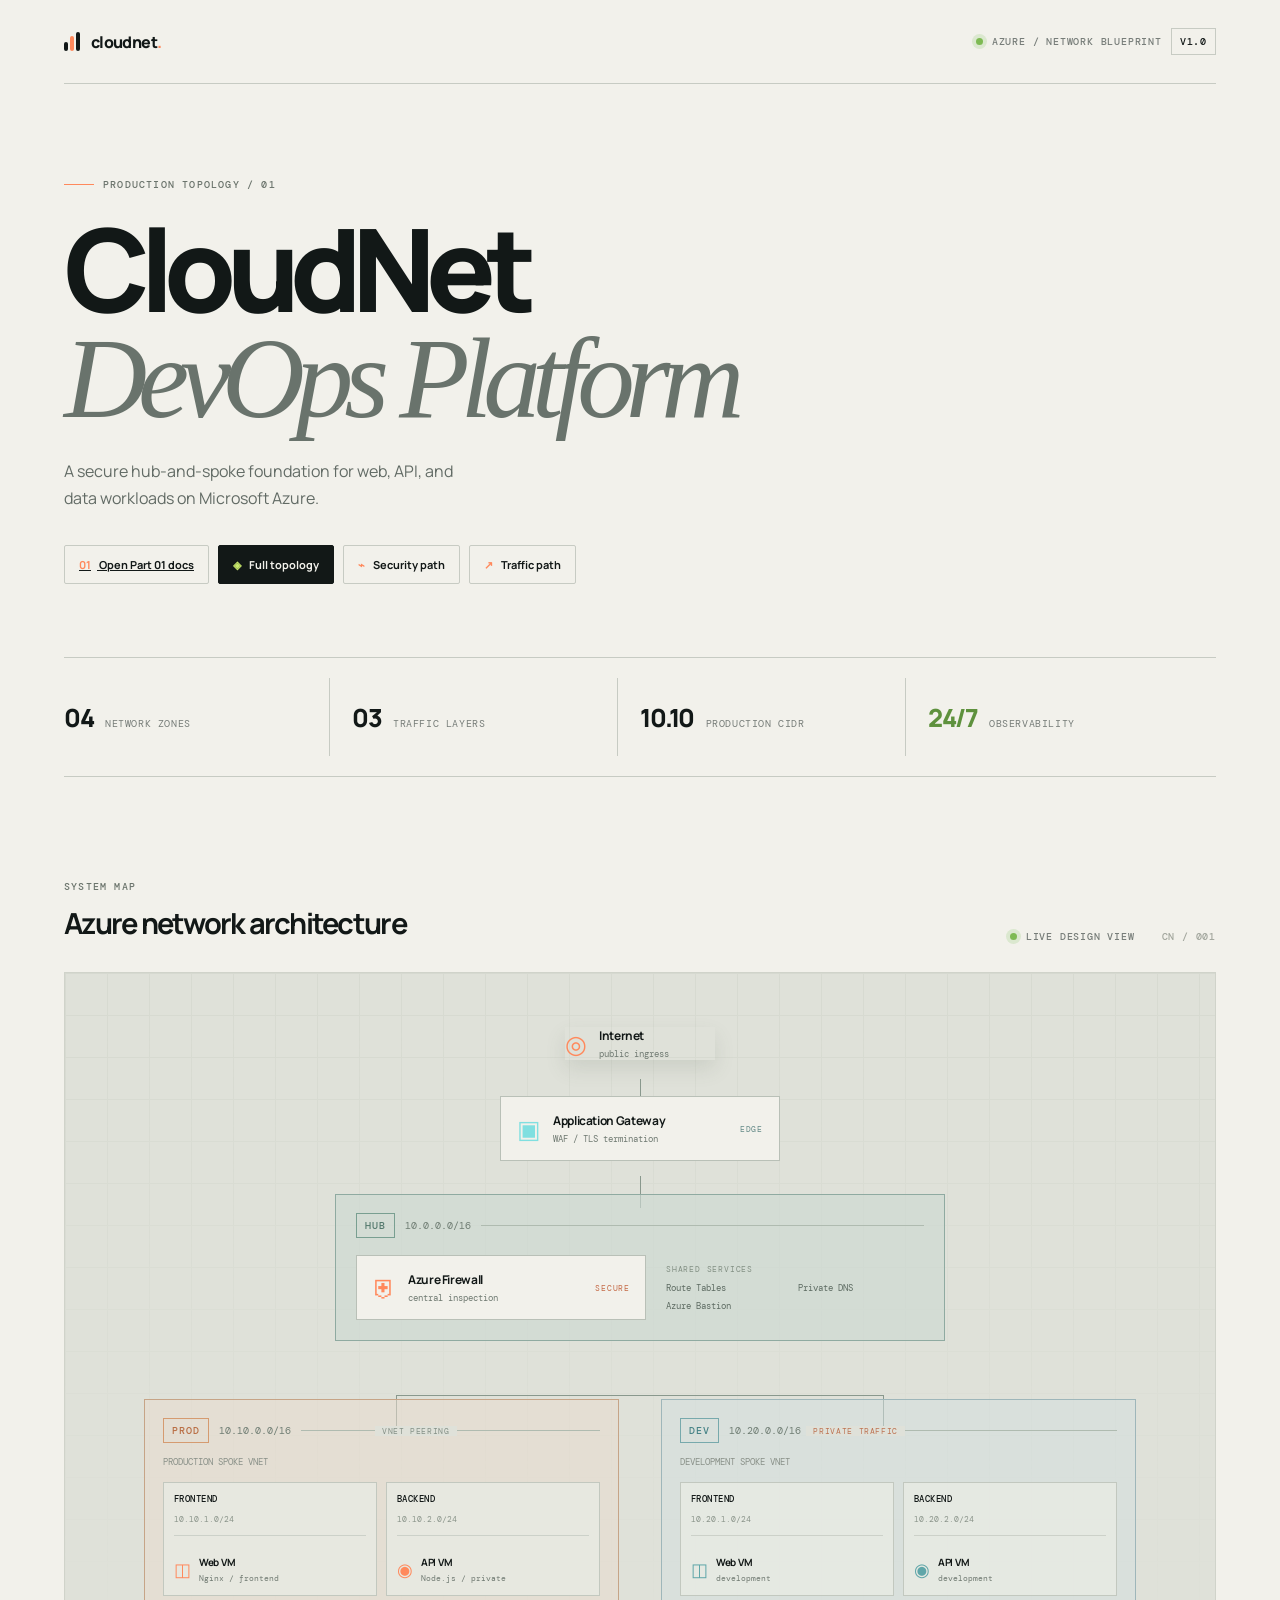
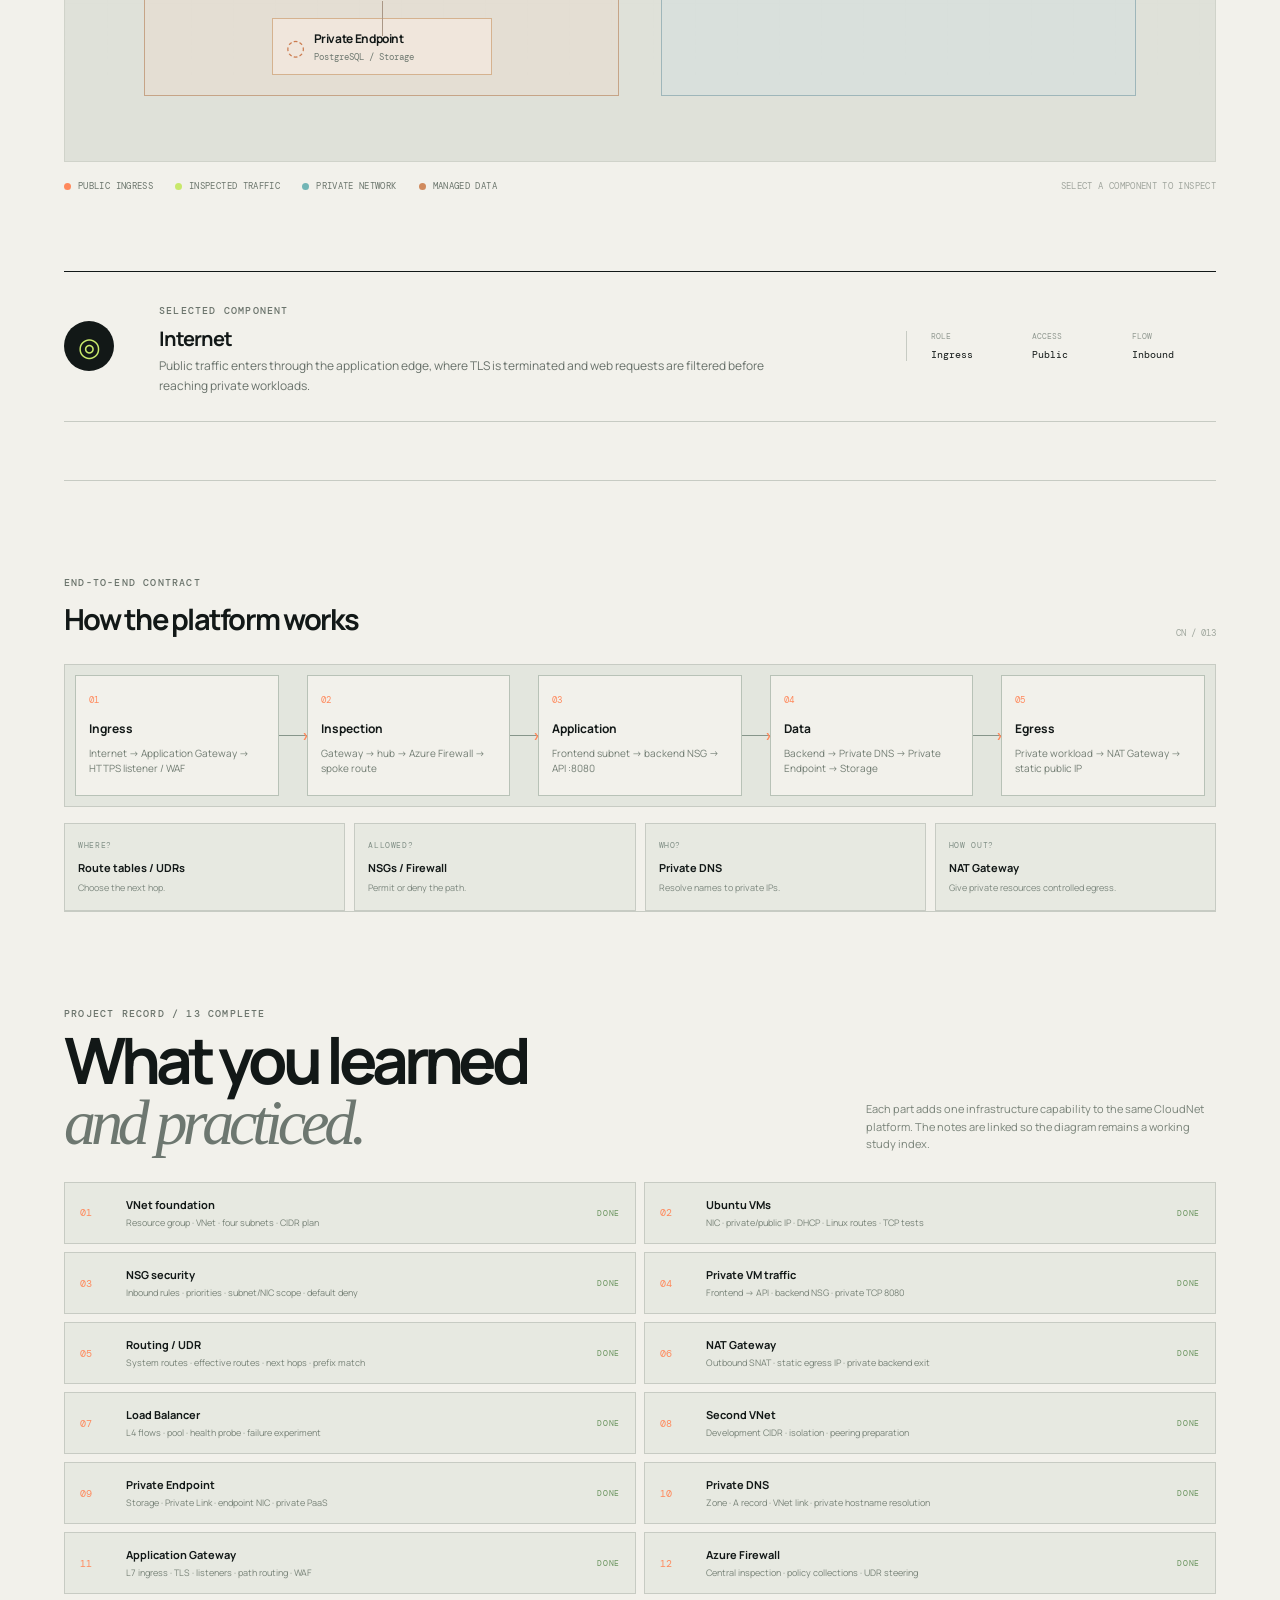
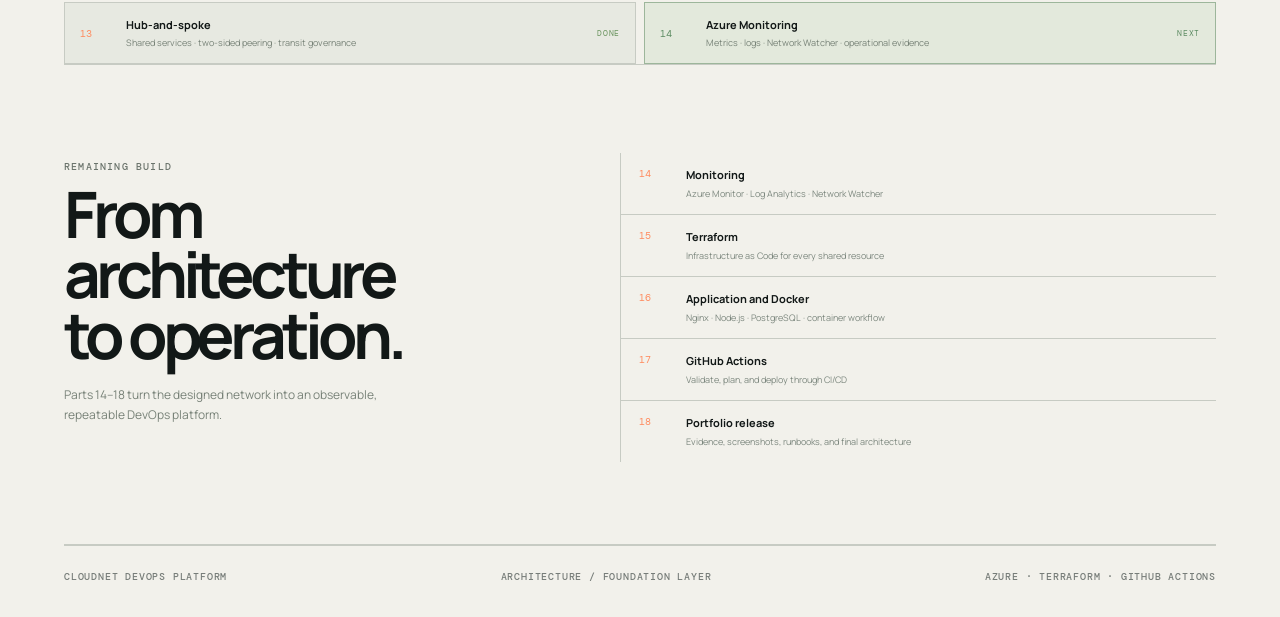
<file: index.html>
<!doctype html>
<html lang="en">
<head>
  <meta charset="UTF-8">
  <meta name="viewport" content="width=device-width, initial-scale=1.0">
  <meta name="description" content="CloudNet DevOps Platform Azure networking architecture">
  <title>CloudNet / Azure Network Architecture</title>
  <link rel="preconnect" href="https://fonts.googleapis.com">
  <link rel="preconnect" href="https://fonts.gstatic.com" crossorigin>
  <link href="https://fonts.googleapis.com/css2?family=DM+Mono:wght@400;500&family=Manrope:wght@400;500;600;700;800&display=swap" rel="stylesheet">
  <link rel="stylesheet" href="styles.css">
</head>
<body>
  <main class="shell">
    <header class="topbar">
      <a class="brand" href="#top" aria-label="CloudNet home">
        <span class="brand-mark"><span></span><span></span><span></span></span>
        <span>cloudnet<span class="brand-dot">.</span></span>
      </a>
      <div class="topbar-meta">
        <span class="status-dot"></span>
        <span>AZURE / NETWORK BLUEPRINT</span>
        <span class="version">v1.0</span>
      </div>
    </header>

    <section class="intro" id="top">
      <div class="eyebrow"><span></span> Production topology / 01</div>
      <h1>CloudNet<br><em>DevOps Platform</em></h1>
      <p class="intro-copy">A secure hub-and-spoke foundation for web, API, and data workloads on Microsoft Azure.</p>
      <div class="intro-actions">
        <a class="control-btn" href="docs/part-01-foundation.html"><span class="btn-icon">01</span> Open Part 01 docs</a>
        <button class="control-btn active" data-mode="all"><span class="btn-icon">◈</span> Full topology</button>
        <button class="control-btn" data-mode="security"><span class="btn-icon">⌁</span> Security path</button>
        <button class="control-btn" data-mode="traffic"><span class="btn-icon">↗</span> Traffic path</button>
      </div>
    </section>

    <section class="metrics" aria-label="Architecture summary">
      <div class="metric"><span class="metric-value">04</span><span class="metric-label">network zones</span></div>
      <div class="metric"><span class="metric-value">03</span><span class="metric-label">traffic layers</span></div>
      <div class="metric"><span class="metric-value">10.10</span><span class="metric-label">production CIDR</span></div>
      <div class="metric accent-metric"><span class="metric-value">24/7</span><span class="metric-label">observability</span></div>
    </section>

    <section class="architecture" aria-labelledby="architecture-title">
      <div class="section-heading">
        <div>
          <span class="section-kicker">System map</span>
          <h2 id="architecture-title">Azure network architecture</h2>
        </div>
        <div class="map-meta"><span class="live-line"></span> Live design view <span class="map-id">CN / 001</span></div>
      </div>

      <div class="diagram-wrap">
        <div class="diagram-grid"></div>
        <div class="diagram">
          <div class="internet node" data-node="internet" tabindex="0" role="button">
            <span class="node-symbol globe">◎</span>
            <span><b>Internet</b><small>public ingress</small></span>
          </div>

          <div class="flow flow-vertical flow-a"></div>
          <div class="component gateway node" data-node="gateway" tabindex="0" role="button">
            <span class="node-symbol gateway-symbol">▣</span>
            <span><b>Application Gateway</b><small>WAF / TLS termination</small></span>
            <span class="node-tag">EDGE</span>
          </div>
          <div class="flow flow-vertical flow-b"></div>

          <div class="hub-zone zone">
            <div class="zone-head"><span class="zone-chip">HUB</span><span class="zone-cidr">10.0.0.0/16</span><span class="zone-rule"></span></div>
            <div class="hub-content">
              <div class="component firewall node" data-node="firewall" tabindex="0" role="button">
                <span class="node-symbol firewall-symbol">⛨</span>
                <span><b>Azure Firewall</b><small>central inspection</small></span>
                <span class="node-tag security-tag">SECURE</span>
              </div>
              <div class="hub-services">
                <span class="service-label">shared services</span>
                <span>Route Tables</span><span>Private DNS</span><span>Azure Bastion</span>
              </div>
            </div>
          </div>

          <div class="flow flow-split"><i></i><i></i></div>

          <div class="spokes">
            <article class="spoke-zone zone prod-zone">
              <div class="zone-head"><span class="zone-chip prod-chip">PROD</span><span class="zone-cidr">10.10.0.0/16</span><span class="zone-rule"></span></div>
              <div class="spoke-subtitle">production spoke vnet</div>
              <div class="subnets">
                <div class="subnet frontend-subnet">
                  <div class="subnet-head"><span>FRONTEND</span><small>10.10.1.0/24</small></div>
                  <div class="workload node" data-node="web" tabindex="0" role="button"><span class="workload-icon">◫</span><span><b>Web VM</b><small>Nginx / frontend</small></span></div>
                </div>
                <div class="subnet backend-subnet">
                  <div class="subnet-head"><span>BACKEND</span><small>10.10.2.0/24</small></div>
                  <div class="workload node" data-node="api" tabindex="0" role="button"><span class="workload-icon">◉</span><span><b>API VM</b><small>Node.js / private</small></span></div>
                </div>
              </div>
              <div class="prod-data node" data-node="data" tabindex="0" role="button"><span class="data-line"></span><span class="node-symbol database-symbol">◌</span><span><b>Private Endpoint</b><small>PostgreSQL / Storage</small></span></div>
            </article>

            <article class="spoke-zone zone dev-zone">
              <div class="zone-head"><span class="zone-chip dev-chip">DEV</span><span class="zone-cidr">10.20.0.0/16</span><span class="zone-rule"></span></div>
              <div class="spoke-subtitle">development spoke vnet</div>
              <div class="subnets">
                <div class="subnet frontend-subnet">
                  <div class="subnet-head"><span>FRONTEND</span><small>10.20.1.0/24</small></div>
                  <div class="workload node" data-node="dev-web" tabindex="0" role="button"><span class="workload-icon">◫</span><span><b>Web VM</b><small>development</small></span></div>
                </div>
                <div class="subnet backend-subnet">
                  <div class="subnet-head"><span>BACKEND</span><small>10.20.2.0/24</small></div>
                  <div class="workload node" data-node="dev-api" tabindex="0" role="button"><span class="workload-icon">◉</span><span><b>API VM</b><small>development</small></span></div>
                </div>
              </div>
            </article>
          </div>

          <div class="connection-notes">
            <span class="note note-peering">VNET PEERING</span>
            <span class="note note-private">PRIVATE TRAFFIC</span>
          </div>
        </div>
      </div>

      <div class="legend">
        <span><i class="legend-dot ingress"></i> Public ingress</span>
        <span><i class="legend-dot inspect"></i> Inspected traffic</span>
        <span><i class="legend-dot private"></i> Private network</span>
        <span><i class="legend-dot data"></i> Managed data</span>
        <span class="legend-hint">Select a component to inspect</span>
      </div>
    </section>

    <section class="detail-panel" aria-live="polite">
      <div class="detail-icon" id="detail-icon">◎</div>
      <div class="detail-copy"><span class="section-kicker" id="detail-kicker">Selected component</span><h3 id="detail-title">Internet</h3><p id="detail-description">Public traffic enters through the application edge, where TLS is terminated and web requests are filtered before reaching private workloads.</p></div>
      <div class="detail-specs" id="detail-specs"><span>ROLE<b>Ingress</b></span><span>ACCESS<b>Public</b></span><span>FLOW<b>Inbound</b></span></div>
    </section>

    <section class="architecture-detail" aria-labelledby="flow-title">
      <div class="section-heading detail-heading">
        <div><span class="section-kicker">End-to-end contract</span><h2 id="flow-title">How the platform works</h2></div>
        <span class="detail-index">CN / 013</span>
      </div>
      <div class="flow-contract">
        <article><span class="contract-number">01</span><b>Ingress</b><p>Internet → Application Gateway → HTTPS listener / WAF</p></article>
        <i></i>
        <article><span class="contract-number">02</span><b>Inspection</b><p>Gateway → hub → Azure Firewall → spoke route</p></article>
        <i></i>
        <article><span class="contract-number">03</span><b>Application</b><p>Frontend subnet → backend NSG → API :8080</p></article>
        <i></i>
        <article><span class="contract-number">04</span><b>Data</b><p>Backend → Private DNS → Private Endpoint → Storage</p></article>
        <i></i>
        <article><span class="contract-number">05</span><b>Egress</b><p>Private workload → NAT Gateway → static public IP</p></article>
      </div>
      <div class="architecture-notes">
        <div><span>WHERE?</span><b>Route tables / UDRs</b><small>Choose the next hop.</small></div>
        <div><span>ALLOWED?</span><b>NSGs / Firewall</b><small>Permit or deny the path.</small></div>
        <div><span>WHO?</span><b>Private DNS</b><small>Resolve names to private IPs.</small></div>
        <div><span>HOW OUT?</span><b>NAT Gateway</b><small>Give private resources controlled egress.</small></div>
      </div>
    </section>

    <section class="learning-record" aria-labelledby="learning-title">
      <div class="section-heading learning-heading">
        <div><span class="section-kicker">Project record / 13 complete</span><h2 id="learning-title">What you learned<br><em>and practiced.</em></h2></div>
        <p>Each part adds one infrastructure capability to the same CloudNet platform. The notes are linked so the diagram remains a working study index.</p>
      </div>
      <div class="learning-grid">
        <a class="learning-card complete-card" href="docs/part-01-foundation.html"><span>01</span><div><b>VNet foundation</b><small>Resource group · VNet · four subnets · CIDR plan</small></div><strong>DONE</strong></a>
        <a class="learning-card complete-card" href="docs/part-02-vms.html"><span>02</span><div><b>Ubuntu VMs</b><small>NIC · private/public IP · DHCP · Linux routes · TCP tests</small></div><strong>DONE</strong></a>
        <a class="learning-card complete-card" href="docs/part-03-nsg.html"><span>03</span><div><b>NSG security</b><small>Inbound rules · priorities · subnet/NIC scope · default deny</small></div><strong>DONE</strong></a>
        <a class="learning-card complete-card" href="docs/part-04-private-communication.html"><span>04</span><div><b>Private VM traffic</b><small>Frontend → API · backend NSG · private TCP 8080</small></div><strong>DONE</strong></a>
        <a class="learning-card complete-card" href="docs/part-05-routing.html"><span>05</span><div><b>Routing / UDR</b><small>System routes · effective routes · next hops · prefix match</small></div><strong>DONE</strong></a>
        <a class="learning-card complete-card" href="docs/part-06-nat.html"><span>06</span><div><b>NAT Gateway</b><small>Outbound SNAT · static egress IP · private backend exit</small></div><strong>DONE</strong></a>
        <a class="learning-card complete-card" href="docs/part-07-load-balancer.html"><span>07</span><div><b>Load Balancer</b><small>L4 flows · pool · health probe · failure experiment</small></div><strong>DONE</strong></a>
        <a class="learning-card complete-card" href="docs/part-08-second-vnet.html"><span>08</span><div><b>Second VNet</b><small>Development CIDR · isolation · peering preparation</small></div><strong>DONE</strong></a>
        <a class="learning-card complete-card" href="docs/part-09-private-endpoint.html"><span>09</span><div><b>Private Endpoint</b><small>Storage · Private Link · endpoint NIC · private PaaS</small></div><strong>DONE</strong></a>
        <a class="learning-card complete-card" href="docs/part-10-private-dns.html"><span>10</span><div><b>Private DNS</b><small>Zone · A record · VNet link · private hostname resolution</small></div><strong>DONE</strong></a>
        <a class="learning-card complete-card" href="docs/part-11-application-gateway.html"><span>11</span><div><b>Application Gateway</b><small>L7 ingress · TLS · listeners · path routing · WAF</small></div><strong>DONE</strong></a>
        <a class="learning-card complete-card" href="docs/part-12-azure-firewall.html"><span>12</span><div><b>Azure Firewall</b><small>Central inspection · policy collections · UDR steering</small></div><strong>DONE</strong></a>
        <a class="learning-card complete-card" href="docs/part-13-hub-spoke.html"><span>13</span><div><b>Hub-and-spoke</b><small>Shared services · two-sided peering · transit governance</small></div><strong>DONE</strong></a>
        <div class="learning-card next-card"><span>14</span><div><b>Azure Monitoring</b><small>Metrics · logs · Network Watcher · operational evidence</small></div><strong>NEXT</strong></div>
      </div>
    </section>

    <section class="roadmap-panel" aria-labelledby="roadmap-title">
      <div><span class="section-kicker">Remaining build</span><h2 id="roadmap-title">From architecture<br>to operation.</h2><p>Parts 14–18 turn the designed network into an observable, repeatable DevOps platform.</p></div>
      <div class="roadmap-list"><div><span>14</span><b>Monitoring</b><small>Azure Monitor · Log Analytics · Network Watcher</small></div><div><span>15</span><b>Terraform</b><small>Infrastructure as Code for every shared resource</small></div><div><span>16</span><b>Application and Docker</b><small>Nginx · Node.js · PostgreSQL · container workflow</small></div><div><span>17</span><b>GitHub Actions</b><small>Validate, plan, and deploy through CI/CD</small></div><div><span>18</span><b>Portfolio release</b><small>Evidence, screenshots, runbooks, and final architecture</small></div></div>
    </section>

    <footer class="footer"><span>CloudNet DevOps Platform</span><span>Architecture / Foundation layer</span><span>Azure · Terraform · GitHub Actions</span></footer>
  </main>
  <script src="script.js"></script>
</body>
</html>
</file>
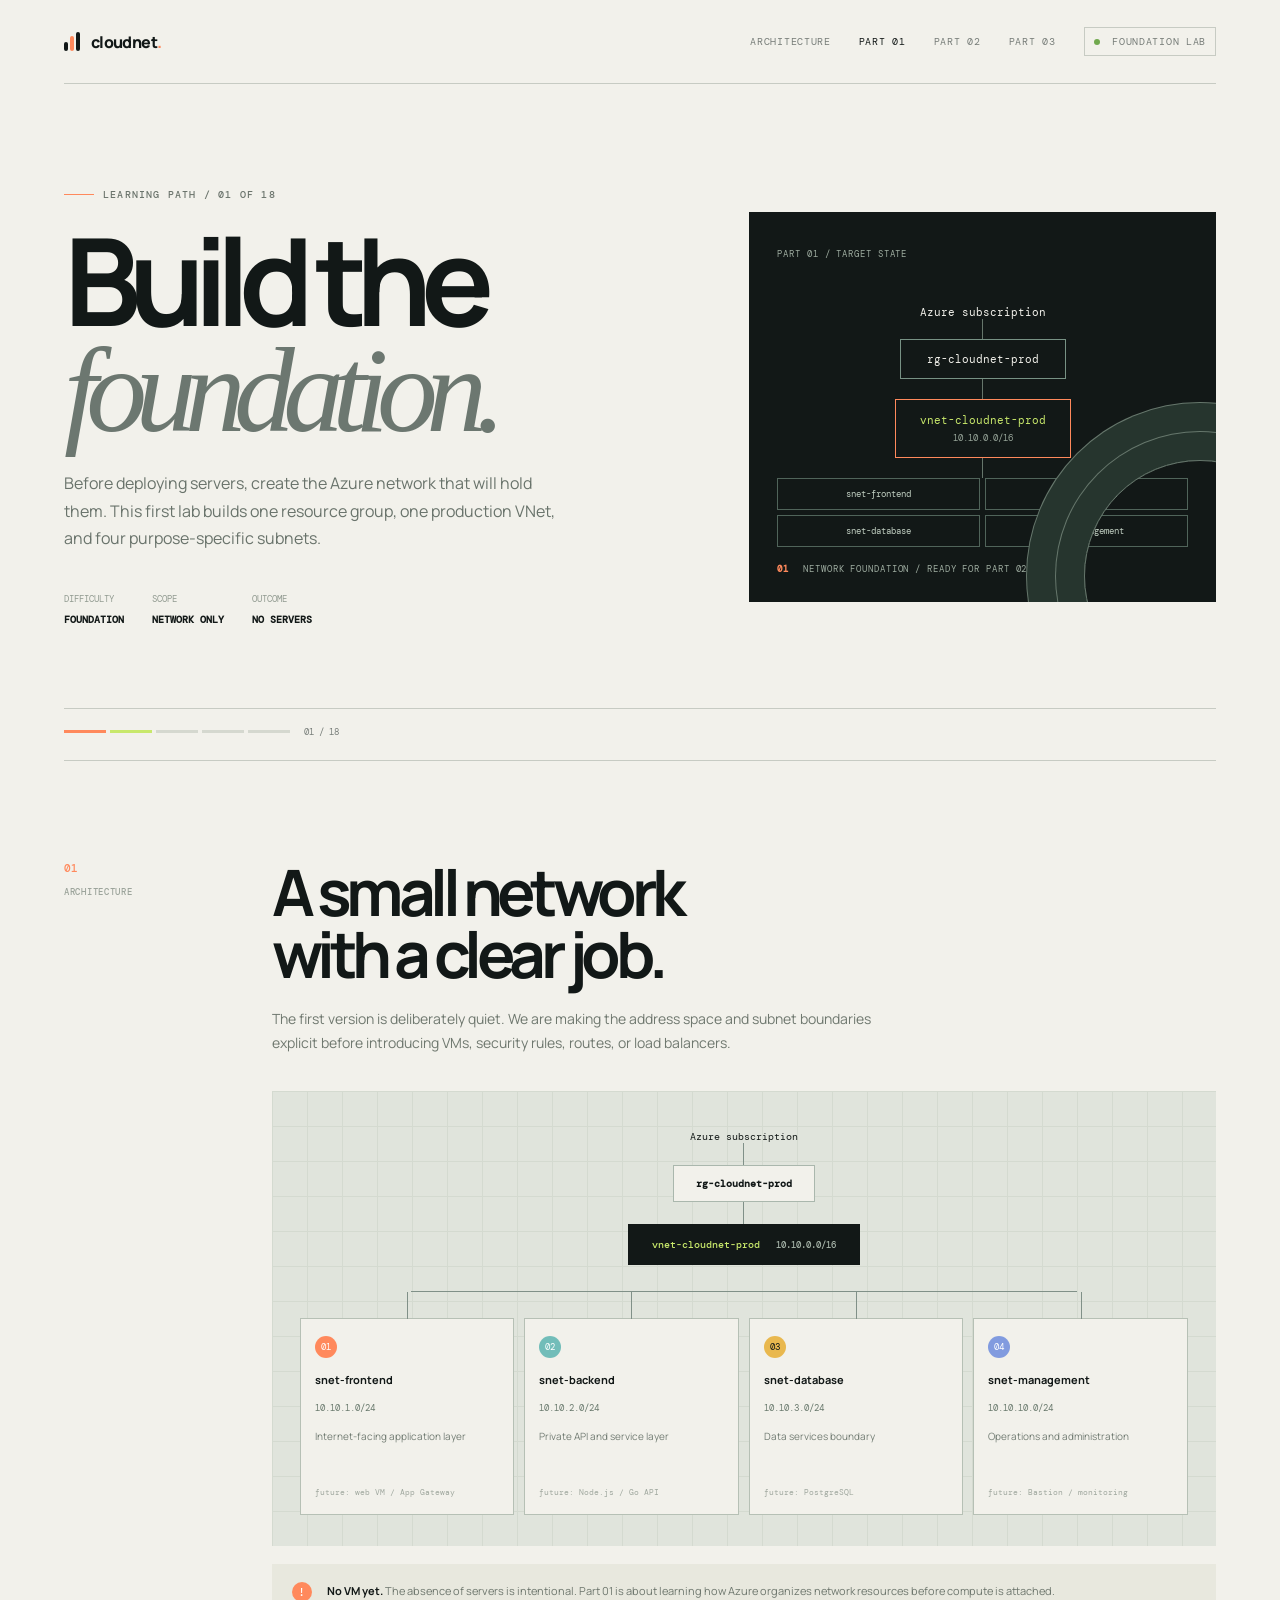
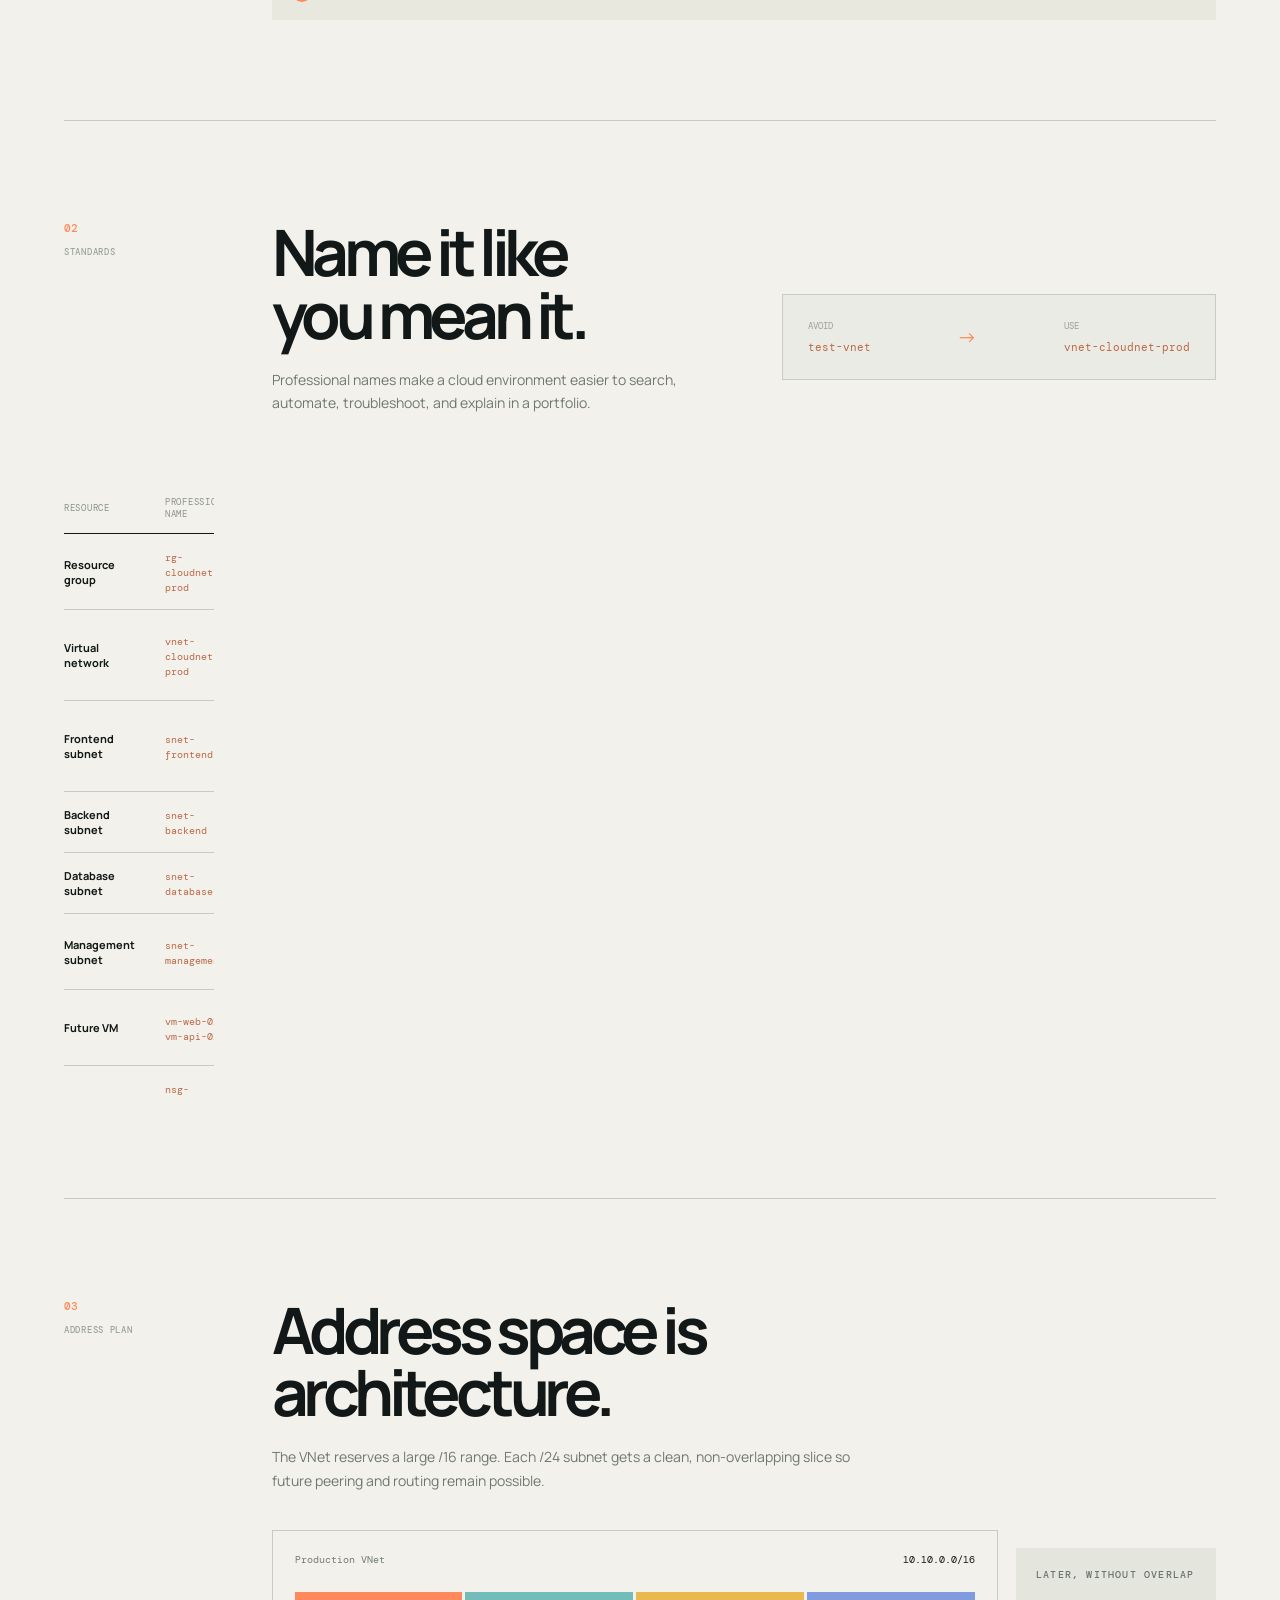
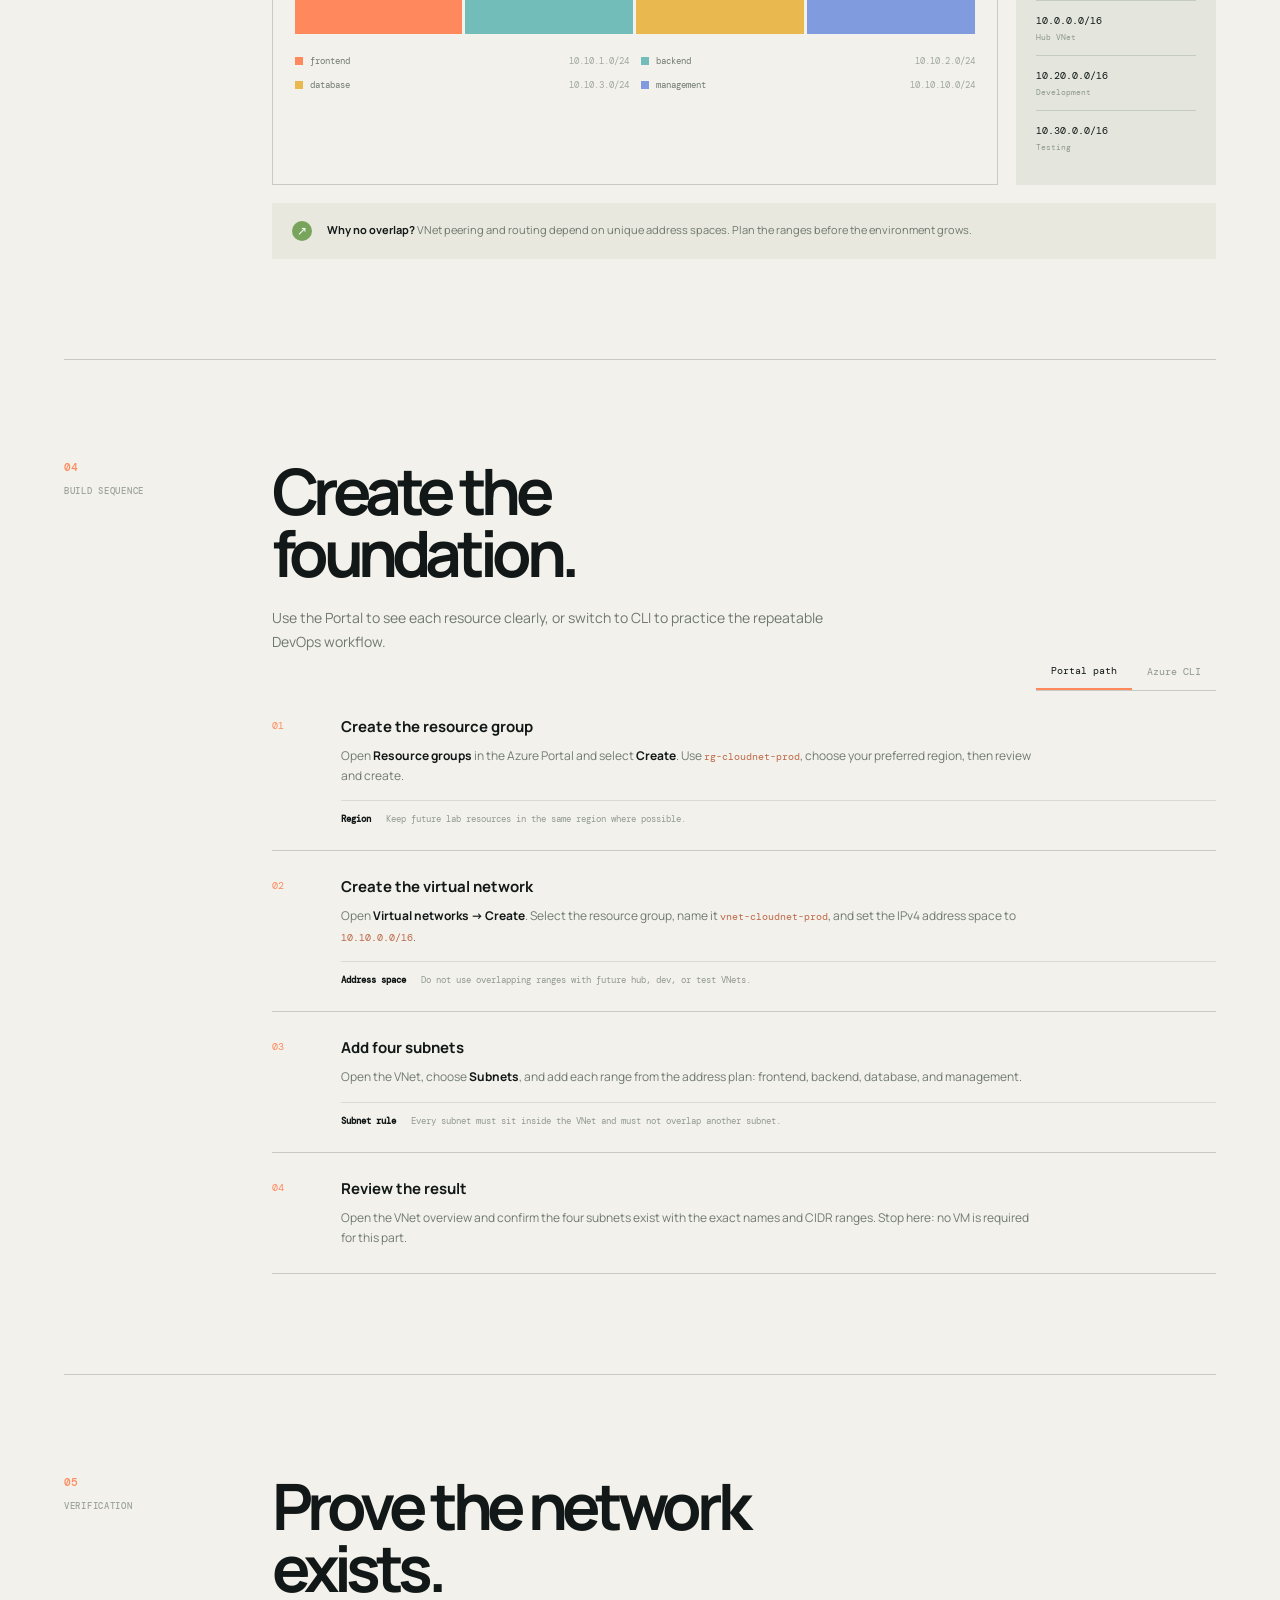
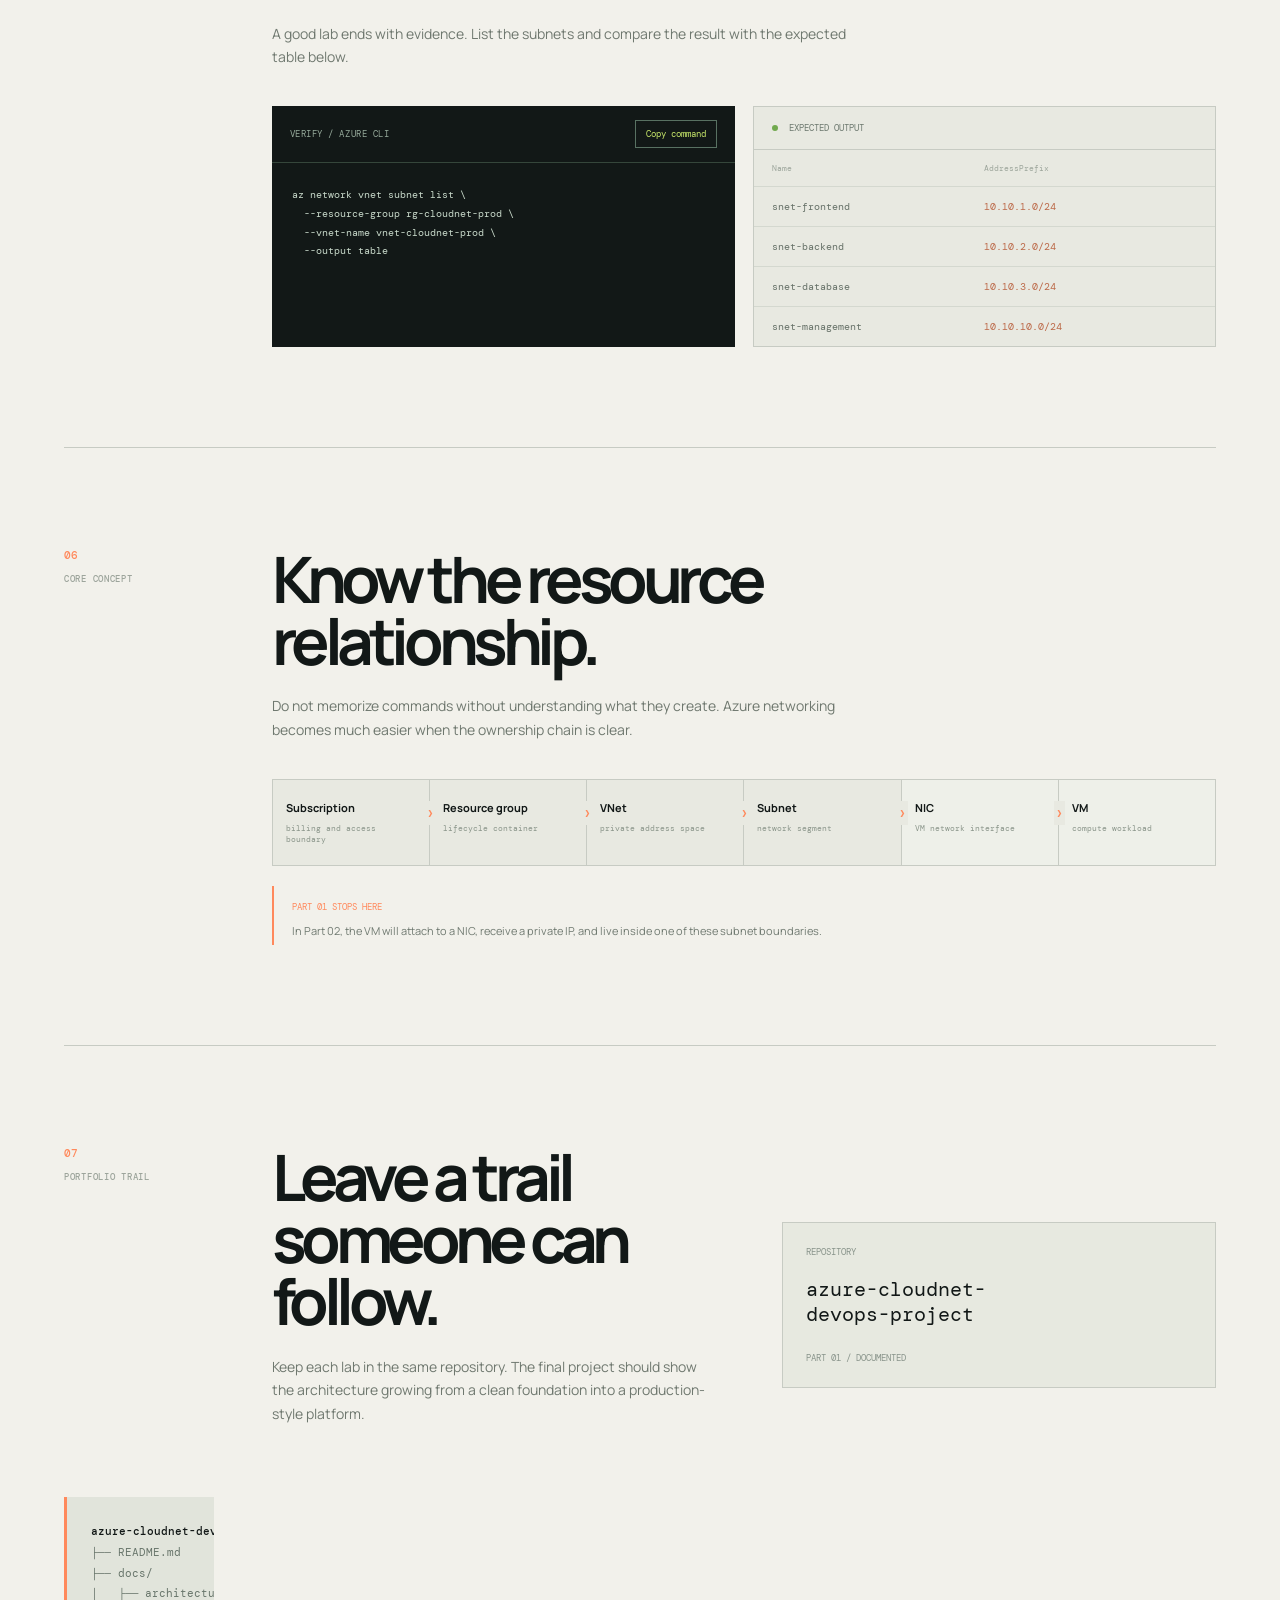
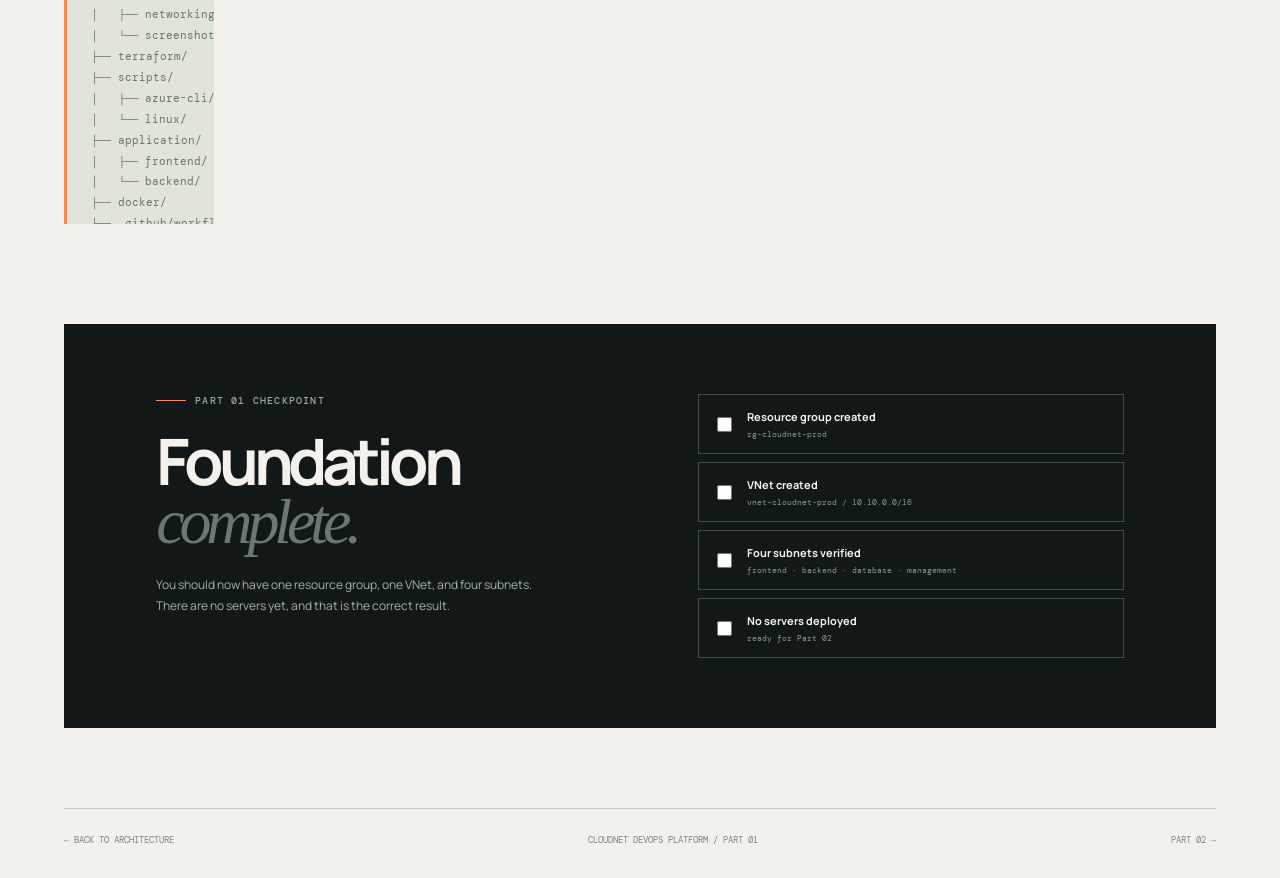
<file: docs/part-01-foundation.html>
<!doctype html>
<html lang="en">
<head>
  <meta charset="UTF-8">
  <meta name="viewport" content="width=device-width, initial-scale=1.0">
  <meta name="description" content="CloudNet DevOps Platform Part 01: Azure VNet foundation documentation">
  <title>Part 01 / Foundation | CloudNet</title>
  <link rel="preconnect" href="https://fonts.googleapis.com">
  <link rel="preconnect" href="https://fonts.gstatic.com" crossorigin>
  <link href="https://fonts.googleapis.com/css2?family=DM+Mono:wght@400;500&family=Manrope:wght@400;500;600;700;800&display=swap" rel="stylesheet">
  <link rel="stylesheet" href="../styles.css">
</head>
<body>
  <div class="page-shell">
    <header class="doc-header">
      <a class="brand" href="../index.html" aria-label="Back to CloudNet architecture">
        <span class="brand-mark"><i></i><i></i><i></i></span><span>cloudnet<span class="orange">.</span></span>
      </a>
      <nav class="header-nav" aria-label="Documentation navigation"><a href="../index.html">Architecture</a><a class="active" href="#top">Part 01</a><a href="part-02-vms.html">Part 02</a><a href="part-03-nsg.html">Part 03</a><span class="status"><b></b> Foundation lab</span></nav>
    </header>

    <main id="top">
      <section class="doc-hero">
        <div class="hero-copy">
          <div class="eyebrow"><span></span> Learning path / 01 of 18</div>
          <h1>Build the<br><em>foundation.</em></h1>
          <p>Before deploying servers, create the Azure network that will hold them. This first lab builds one resource group, one production VNet, and four purpose-specific subnets.</p>
          <div class="hero-meta"><span>Difficulty <strong>Foundation</strong></span><span>Scope <strong>Network only</strong></span><span>Outcome <strong>No servers</strong></span></div>
        </div>
        <div class="hero-card">
          <span class="card-label">Part 01 / target state</span>
          <div class="mini-stack"><div>Azure subscription</div><i></i><div class="highlight">rg-cloudnet-prod</div><i></i><div class="vnet">vnet-cloudnet-prod <small>10.10.0.0/16</small></div><i></i><div class="mini-subnets"><span>snet-frontend</span><span>snet-backend</span><span>snet-database</span><span>snet-management</span></div></div>
          <span class="card-foot"><b>01</b> network foundation / ready for Part 02</span>
        </div>
      </section>

      <div class="progress"><span class="done"></span><span class="current"></span><span></span><span></span><span></span><small>01 / 18</small></div>

      <section class="content-section architecture-section" id="architecture">
        <div class="section-index">01 <span>Architecture</span></div>
        <div class="section-body">
          <h2>A small network<br>with a clear job.</h2>
          <p class="lead">The first version is deliberately quiet. We are making the address space and subnet boundaries explicit before introducing VMs, security rules, routes, or load balancers.</p>
          <div class="foundation-map">
            <div class="map-grid"></div>
            <div class="map-flow root"><span>Azure subscription</span><i></i><strong>rg-cloudnet-prod</strong><i></i><b>vnet-cloudnet-prod <em>10.10.0.0/16</em></b></div>
            <div class="map-branches"><article><span class="subnet-chip frontend">01</span><h3>snet-frontend</h3><code>10.10.1.0/24</code><p>Internet-facing application layer</p><small>future: web VM / App Gateway</small></article><article><span class="subnet-chip backend">02</span><h3>snet-backend</h3><code>10.10.2.0/24</code><p>Private API and service layer</p><small>future: Node.js / Go API</small></article><article><span class="subnet-chip database">03</span><h3>snet-database</h3><code>10.10.3.0/24</code><p>Data services boundary</p><small>future: PostgreSQL</small></article><article><span class="subnet-chip management">04</span><h3>snet-management</h3><code>10.10.10.0/24</code><p>Operations and administration</p><small>future: Bastion / monitoring</small></article></div>
          </div>
          <div class="callout"><span>!</span><p><strong>No VM yet.</strong> The absence of servers is intentional. Part 01 is about learning how Azure organizes network resources before compute is attached.</p></div>
        </div>
      </section>

      <section class="content-section" id="naming">
        <div class="section-index">02 <span>Standards</span></div>
        <div class="section-body split-heading"><div><h2>Name it like<br>you mean it.</h2><p class="lead">Professional names make a cloud environment easier to search, automate, troubleshoot, and explain in a portfolio.</p></div><div class="naming-card"><div><span>avoid</span><code>test-vnet</code></div><div class="arrow">→</div><div><span>use</span><code>vnet-cloudnet-prod</code></div></div></div>
        <div class="table-wrap"><table><thead><tr><th>Resource</th><th>Professional name</th><th>Why it exists</th></tr></thead><tbody><tr><td>Resource group</td><td><code>rg-cloudnet-prod</code></td><td>Groups production resources</td></tr><tr><td>Virtual network</td><td><code>vnet-cloudnet-prod</code></td><td>Owns the production address space</td></tr><tr><td>Frontend subnet</td><td><code>snet-frontend</code></td><td>Web and public application layer</td></tr><tr><td>Backend subnet</td><td><code>snet-backend</code></td><td>Private API services</td></tr><tr><td>Database subnet</td><td><code>snet-database</code></td><td>Database boundary</td></tr><tr><td>Management subnet</td><td><code>snet-management</code></td><td>Admin and operations tooling</td></tr><tr><td>Future VM</td><td><code>vm-web-01</code> / <code>vm-api-01</code></td><td>Predictable compute identity</td></tr><tr><td>Future NSG</td><td><code>nsg-frontend</code> / <code>nsg-backend</code></td><td>Subnet traffic policy</td></tr></tbody></table></div>
      </section>

      <section class="content-section" id="addressing">
        <div class="section-index">03 <span>Address plan</span></div>
        <div class="section-body"><h2>Address space is<br>architecture.</h2><p class="lead">The VNet reserves a large /16 range. Each /24 subnet gets a clean, non-overlapping slice so future peering and routing remain possible.</p><div class="address-layout"><div class="cidr-card"><div class="cidr-top"><span>Production VNet</span><code>10.10.0.0/16</code></div><div class="cidr-bar"><i class="front"></i><i class="back"></i><i class="db"></i><i class="mgmt"></i></div><div class="cidr-legend"><span><i class="front"></i> frontend <b>10.10.1.0/24</b></span><span><i class="back"></i> backend <b>10.10.2.0/24</b></span><span><i class="db"></i> database <b>10.10.3.0/24</b></span><span><i class="mgmt"></i> management <b>10.10.10.0/24</b></span></div></div><div class="future-ranges"><span class="section-kicker">Later, without overlap</span><div><b>10.0.0.0/16</b><small>Hub VNet</small></div><div><b>10.20.0.0/16</b><small>Development</small></div><div><b>10.30.0.0/16</b><small>Testing</small></div></div></div><div class="callout green"><span>↗</span><p><strong>Why no overlap?</strong> VNet peering and routing depend on unique address spaces. Plan the ranges before the environment grows.</p></div></div>
      </section>

      <section class="content-section" id="build">
        <div class="section-index">04 <span>Build sequence</span></div>
        <div class="section-body"><div class="build-heading"><div><h2>Create the<br>foundation.</h2><p class="lead">Use the Portal to see each resource clearly, or switch to CLI to practice the repeatable DevOps workflow.</p></div><div class="tabs" role="tablist"><button class="tab active" data-tab="portal" role="tab">Portal path</button><button class="tab" data-tab="cli" role="tab">Azure CLI</button></div></div>
          <div class="tab-panel active" data-panel="portal"><ol class="steps"><li><span>01</span><div><h3>Create the resource group</h3><p>Open <b>Resource groups</b> in the Azure Portal and select <b>Create</b>. Use <code>rg-cloudnet-prod</code>, choose your preferred region, then review and create.</p><div class="step-detail"><b>Region</b><span>Keep future lab resources in the same region where possible.</span></div></div></li><li><span>02</span><div><h3>Create the virtual network</h3><p>Open <b>Virtual networks → Create</b>. Select the resource group, name it <code>vnet-cloudnet-prod</code>, and set the IPv4 address space to <code>10.10.0.0/16</code>.</p><div class="step-detail"><b>Address space</b><span>Do not use overlapping ranges with future hub, dev, or test VNets.</span></div></div></li><li><span>03</span><div><h3>Add four subnets</h3><p>Open the VNet, choose <b>Subnets</b>, and add each range from the address plan: frontend, backend, database, and management.</p><div class="step-detail"><b>Subnet rule</b><span>Every subnet must sit inside the VNet and must not overlap another subnet.</span></div></div></li><li><span>04</span><div><h3>Review the result</h3><p>Open the VNet overview and confirm the four subnets exist with the exact names and CIDR ranges. Stop here: no VM is required for this part.</p></div></li></ol></div>
          <div class="tab-panel" data-panel="cli"><div class="command-block"><div class="command-top"><span>Azure CLI / foundation.sh</span><button class="copy-all" type="button">Copy all</button></div><pre><code>az version
az login
az account show

az group create \
  --name rg-cloudnet-prod \
  --location eastus

az network vnet create \
  --resource-group rg-cloudnet-prod \
  --name vnet-cloudnet-prod \
  --address-prefix 10.10.0.0/16

az network vnet subnet create \
  --resource-group rg-cloudnet-prod \
  --vnet-name vnet-cloudnet-prod \
  --name snet-frontend \
  --address-prefixes 10.10.1.0/24

az network vnet subnet create \
  --resource-group rg-cloudnet-prod \
  --vnet-name vnet-cloudnet-prod \
  --name snet-backend \
  --address-prefixes 10.10.2.0/24

az network vnet subnet create \
  --resource-group rg-cloudnet-prod \
  --vnet-name vnet-cloudnet-prod \
  --name snet-database \
  --address-prefixes 10.10.3.0/24

az network vnet subnet create \
  --resource-group rg-cloudnet-prod \
  --vnet-name vnet-cloudnet-prod \
  --name snet-management \
  --address-prefixes 10.10.10.0/24</code></pre><span class="copy-note">Commands are ready for a region named <code>eastus</code>. Replace it with your chosen Azure region.</span></div></div>
        </div>
      </section>

      <section class="content-section" id="verify">
        <div class="section-index">05 <span>Verification</span></div>
        <div class="section-body"><h2>Prove the network<br>exists.</h2><p class="lead">A good lab ends with evidence. List the subnets and compare the result with the expected table below.</p><div class="verify-layout"><div class="command-block compact"><div class="command-top"><span>Verify / Azure CLI</span><button class="copy-command" type="button" data-copy="az network vnet subnet list --resource-group rg-cloudnet-prod --vnet-name vnet-cloudnet-prod --output table">Copy command</button></div><pre><code>az network vnet subnet list \
  --resource-group rg-cloudnet-prod \
  --vnet-name vnet-cloudnet-prod \
  --output table</code></pre></div><div class="result-card"><div class="result-top"><span class="result-dot"></span> Expected output</div><div class="result-row header"><span>Name</span><span>AddressPrefix</span></div><div class="result-row"><span>snet-frontend</span><code>10.10.1.0/24</code></div><div class="result-row"><span>snet-backend</span><code>10.10.2.0/24</code></div><div class="result-row"><span>snet-database</span><code>10.10.3.0/24</code></div><div class="result-row"><span>snet-management</span><code>10.10.10.0/24</code></div></div></div></div>
      </section>

      <section class="content-section" id="concepts">
        <div class="section-index">06 <span>Core concept</span></div>
        <div class="section-body"><h2>Know the resource<br>relationship.</h2><p class="lead">Do not memorize commands without understanding what they create. Azure networking becomes much easier when the ownership chain is clear.</p><div class="relationship"><div><b>Subscription</b><small>billing and access boundary</small></div><i></i><div><b>Resource group</b><small>lifecycle container</small></div><i></i><div><b>VNet</b><small>private address space</small></div><i></i><div><b>Subnet</b><small>network segment</small></div><i></i><div class="future"><b>NIC</b><small>VM network interface</small></div><i></i><div class="future"><b>VM</b><small>compute workload</small></div></div><div class="concept-note"><span>Part 01 stops here</span><p>In Part 02, the VM will attach to a NIC, receive a private IP, and live inside one of these subnet boundaries.</p></div></div>
      </section>

      <section class="content-section portfolio-section" id="portfolio">
        <div class="section-index">07 <span>Portfolio trail</span></div>
        <div class="section-body split-heading"><div><h2>Leave a trail<br>someone can follow.</h2><p class="lead">Keep each lab in the same repository. The final project should show the architecture growing from a clean foundation into a production-style platform.</p></div><div class="repo-card"><span>Repository</span><b>azure-cloudnet-<br>devops-project</b><small>Part 01 / documented</small></div></div>
        <div class="folder-tree"><span>azure-cloudnet-devops-project/</span><span>├── README.md</span><span>├── docs/</span><span>│   ├── architecture/</span><span>│   ├── networking/</span><span>│   └── screenshots/</span><span>├── terraform/</span><span>├── scripts/</span><span>│   ├── azure-cli/</span><span>│   └── linux/</span><span>├── application/</span><span>│   ├── frontend/</span><span>│   └── backend/</span><span>├── docker/</span><span>└── .github/workflows/</span></div>
      </section>

      <section class="completion" id="complete"><div><span class="eyebrow"><span></span> Part 01 checkpoint</span><h2>Foundation<br><em>complete.</em></h2><p>You should now have one resource group, one VNet, and four subnets. There are no servers yet, and that is the correct result.</p></div><div class="checklist"><label><input type="checkbox"> <span><b>Resource group created</b><small>rg-cloudnet-prod</small></span></label><label><input type="checkbox"> <span><b>VNet created</b><small>vnet-cloudnet-prod / 10.10.0.0/16</small></span></label><label><input type="checkbox"> <span><b>Four subnets verified</b><small>frontend · backend · database · management</small></span></label><label><input type="checkbox"> <span><b>No servers deployed</b><small>ready for Part 02</small></span></label></div></section>
    </main>

    <footer class="doc-footer"><a href="../index.html">← Back to architecture</a><span>CloudNet DevOps Platform / Part 01</span><a href="part-02-vms.html">Part 02 →</a></footer>
  </div>
  <script src="part-01.js"></script>
</body>
</html>
</file>
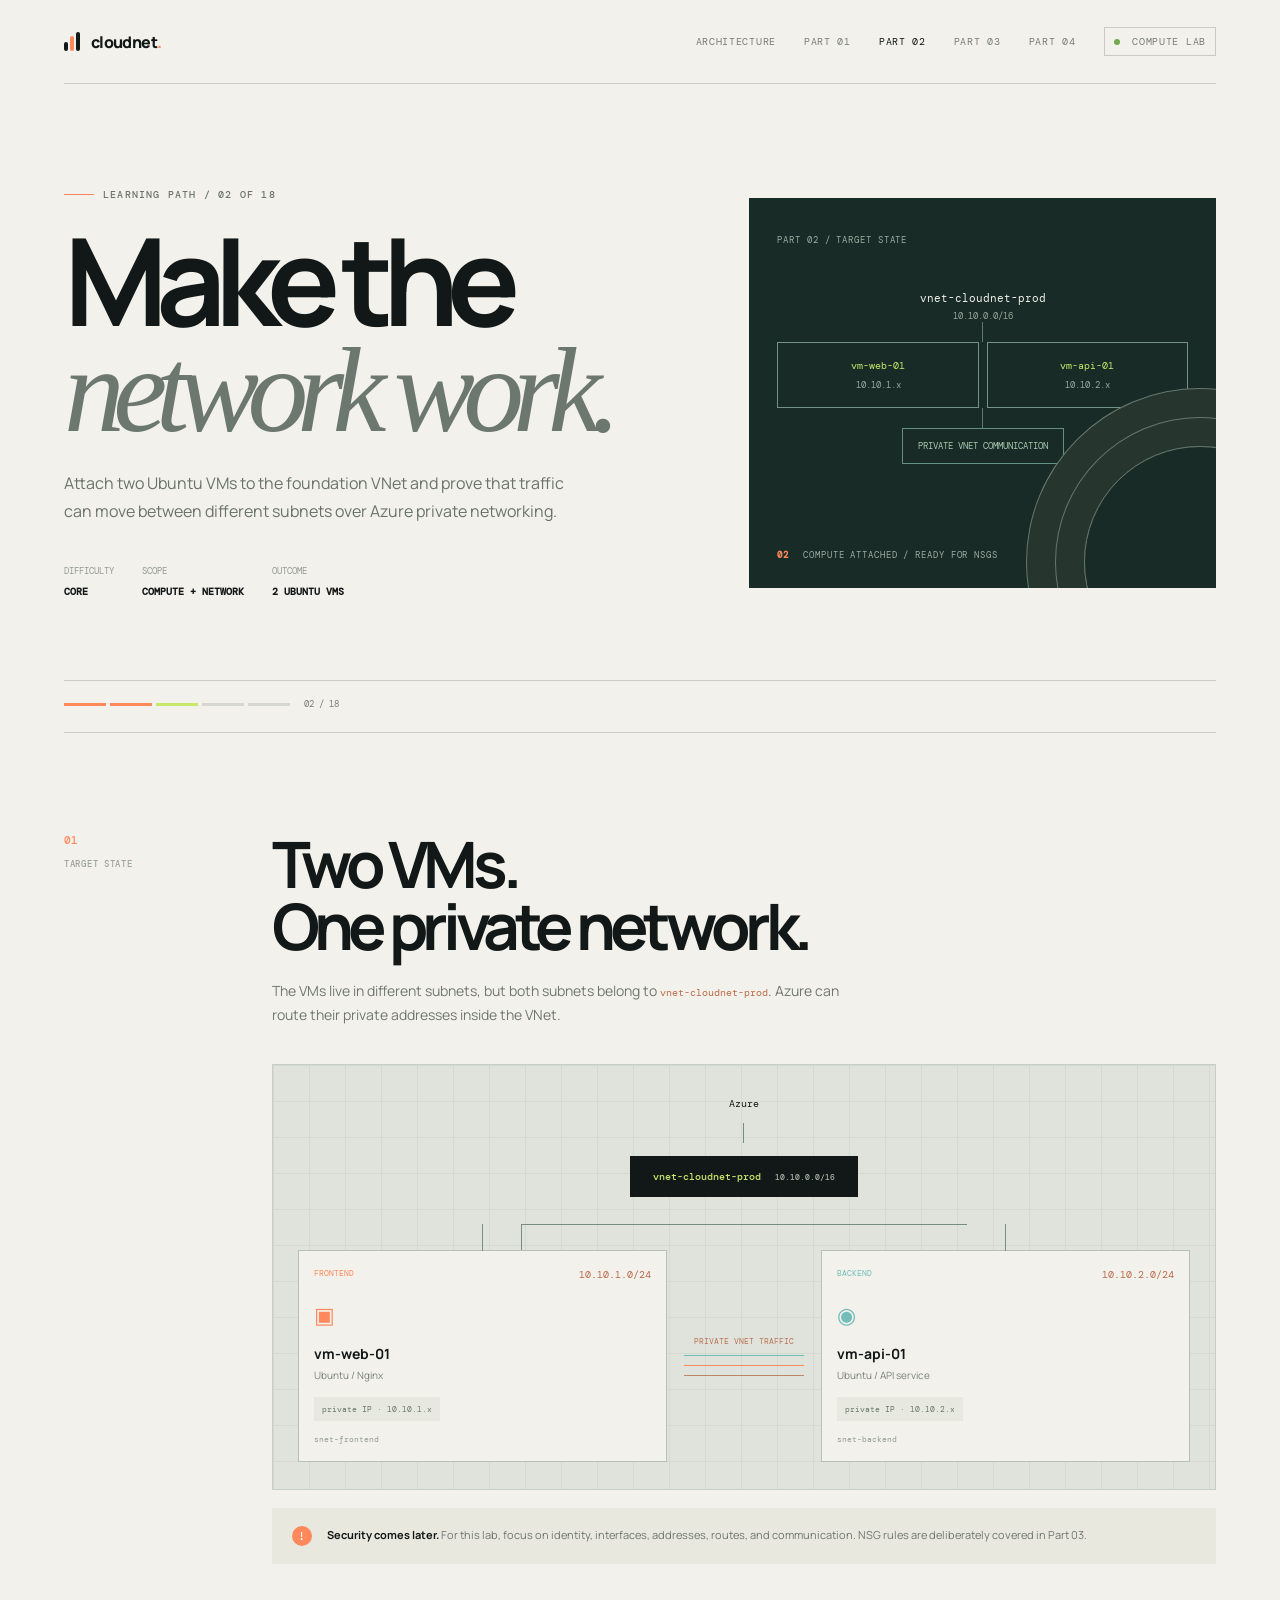
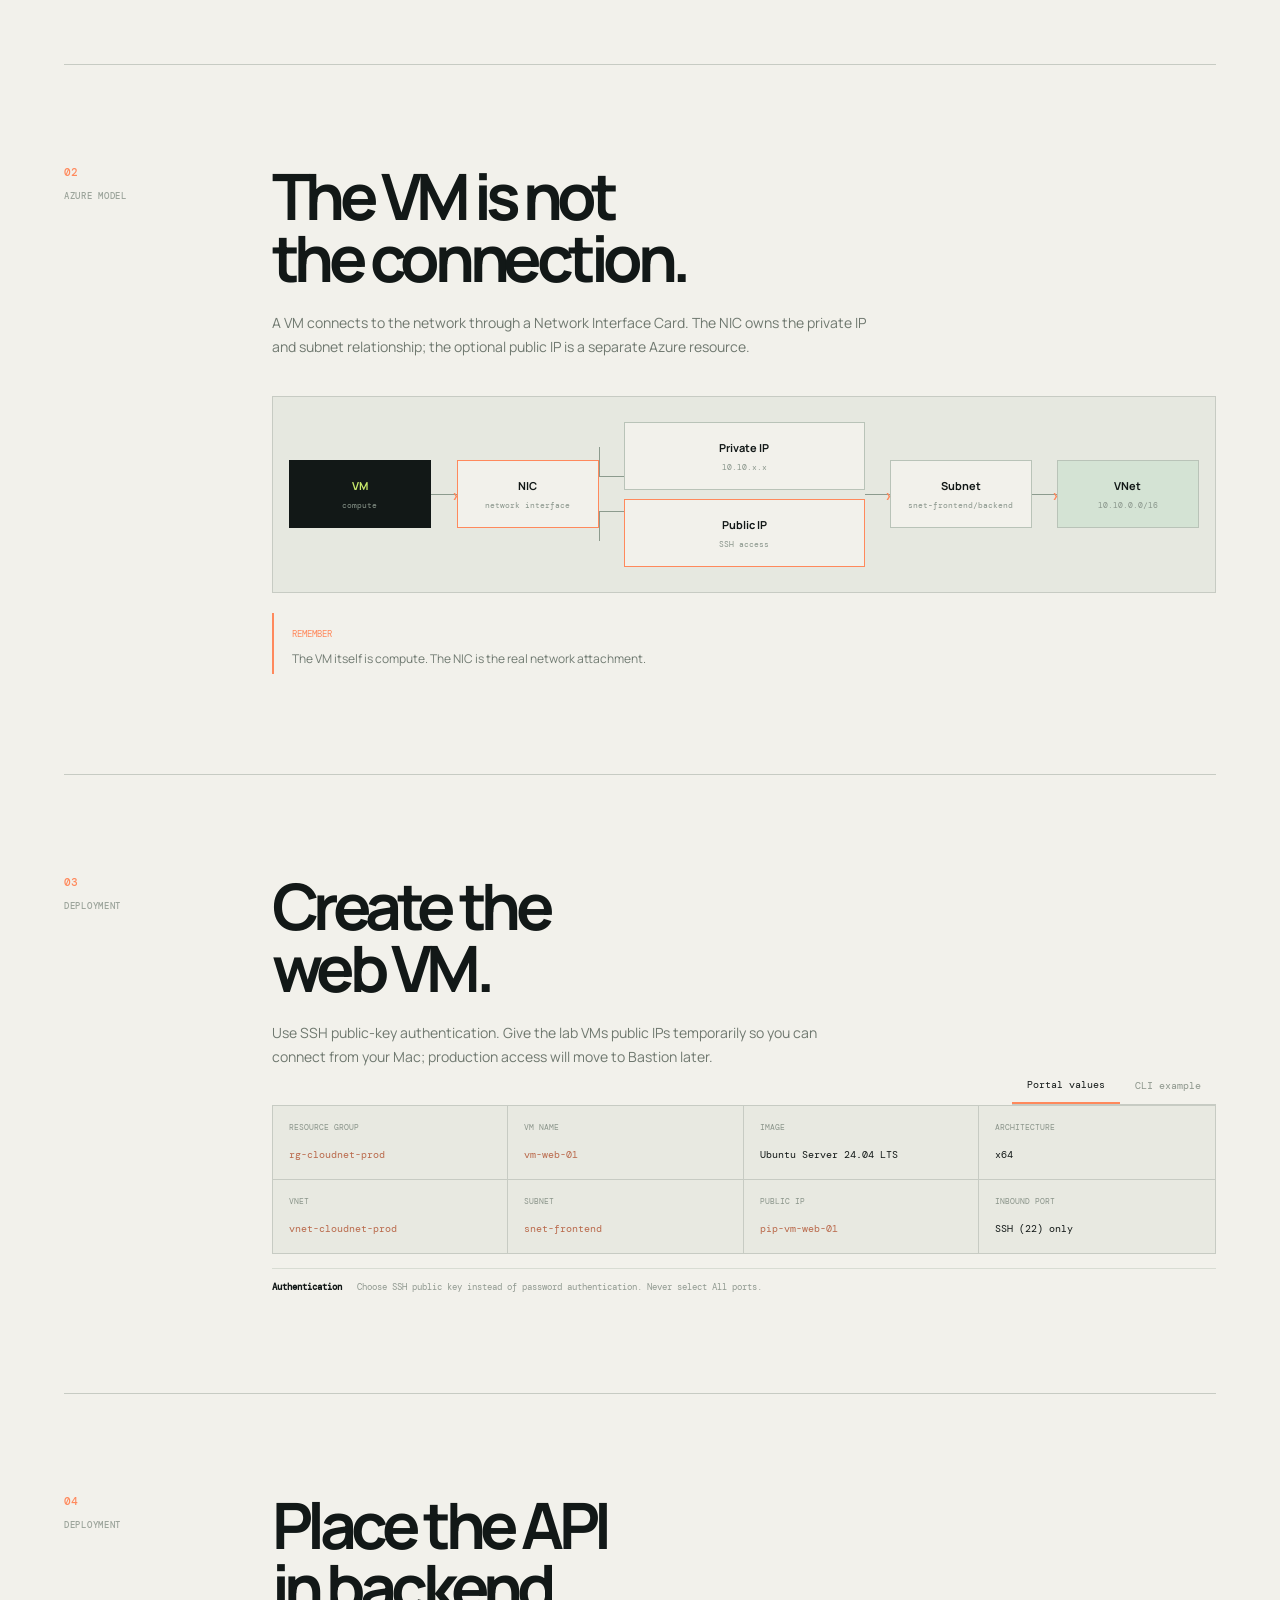
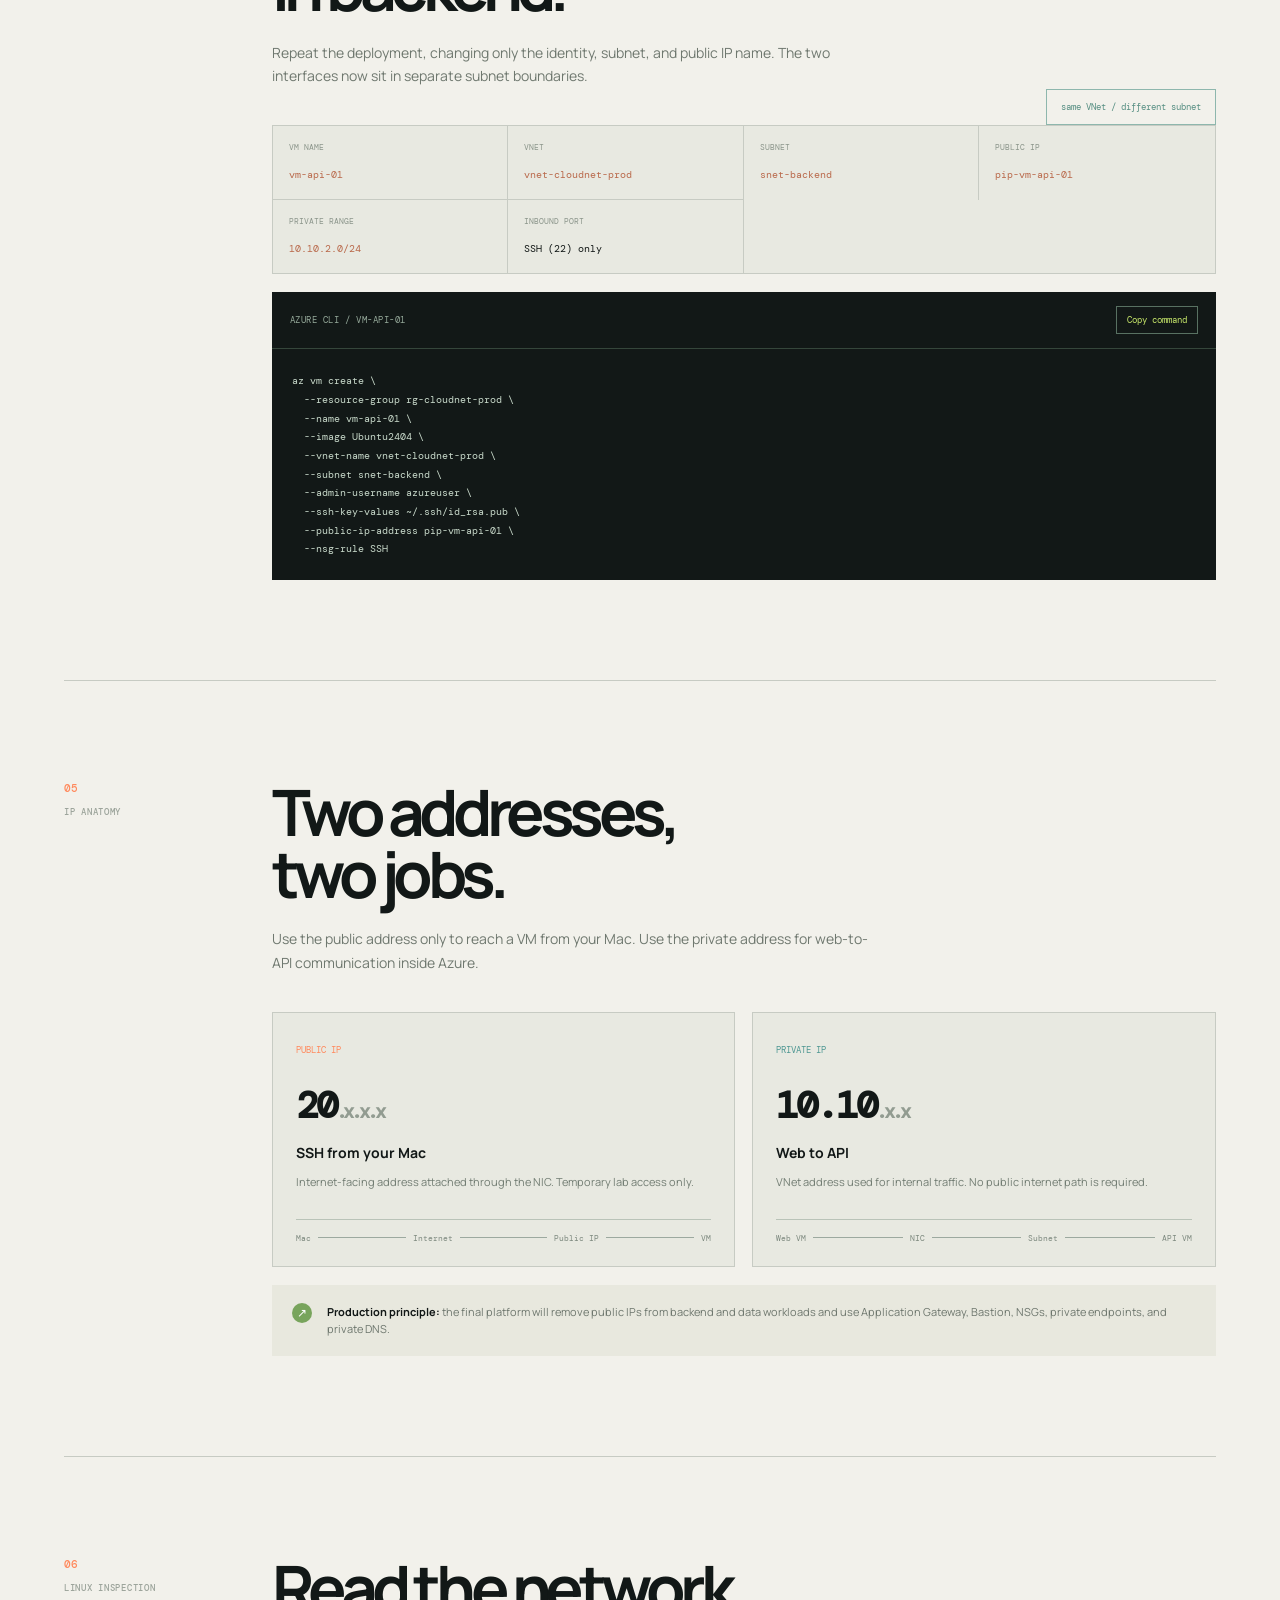
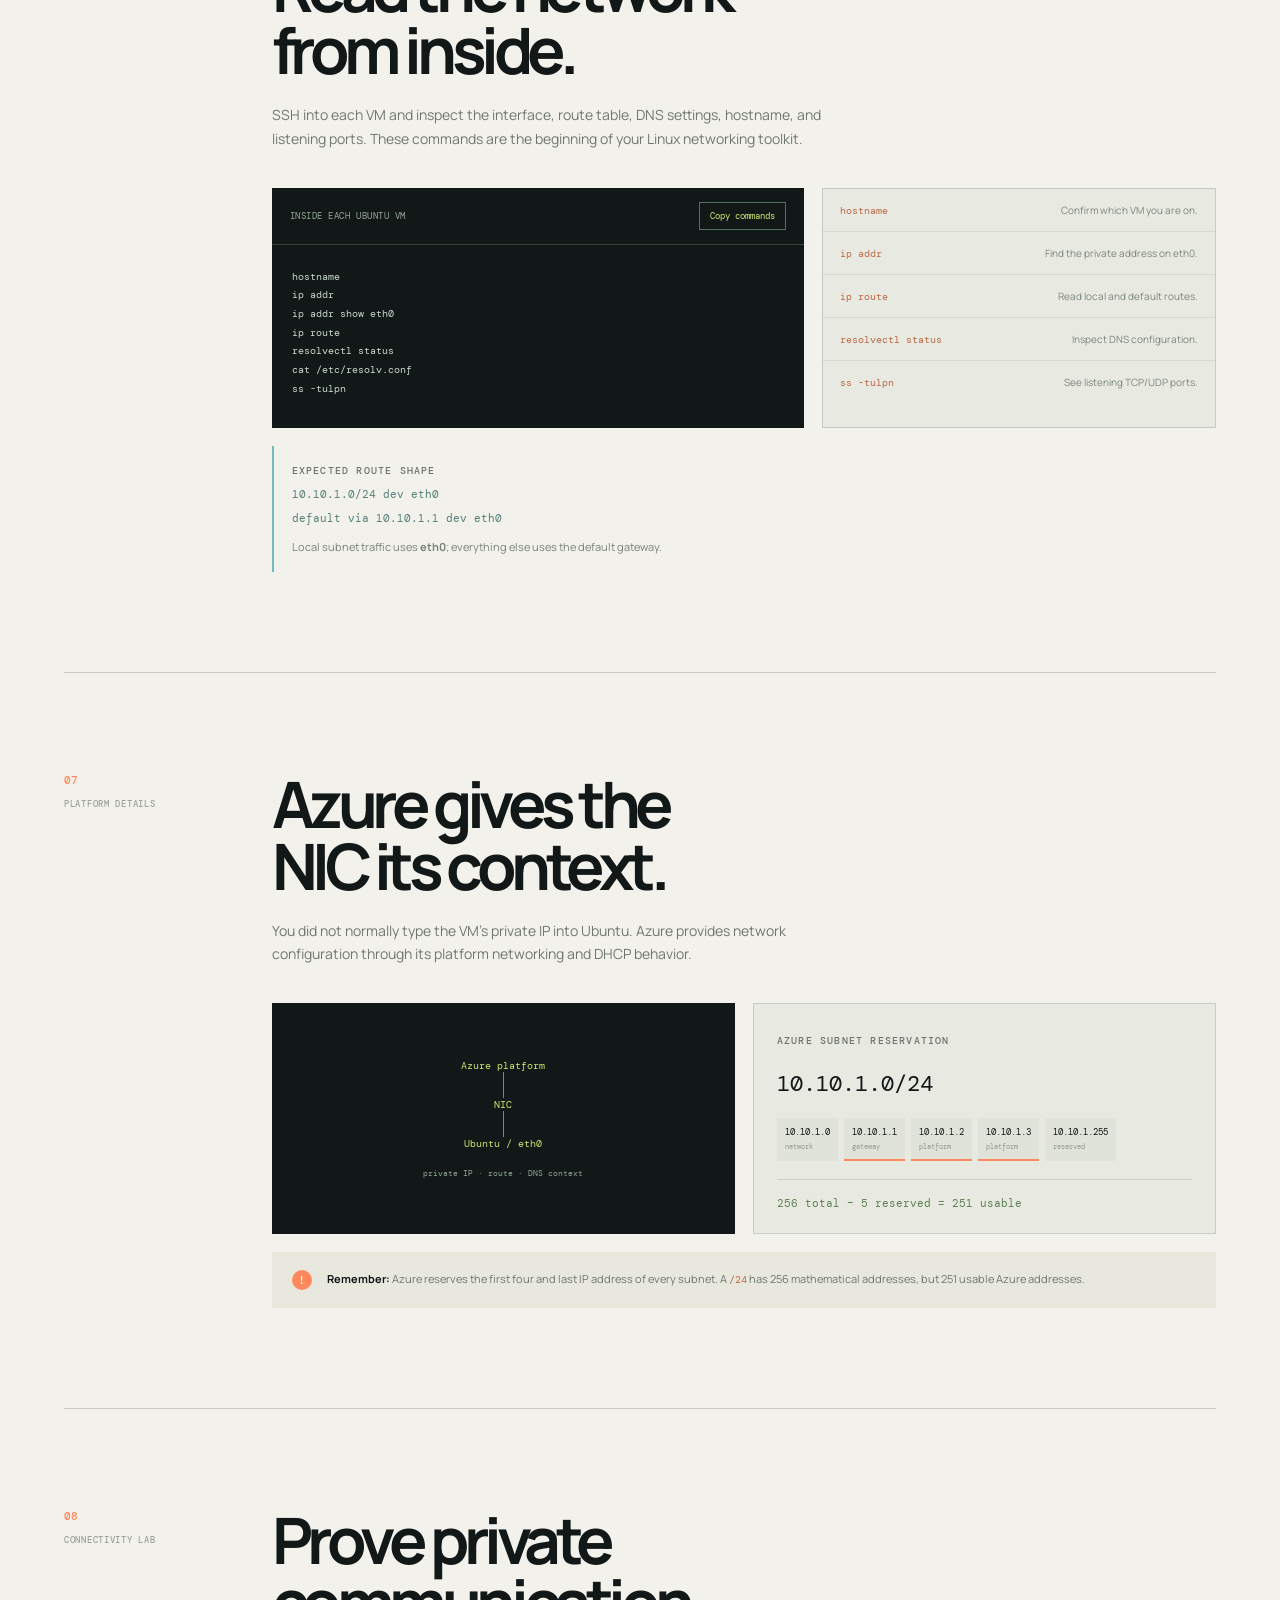
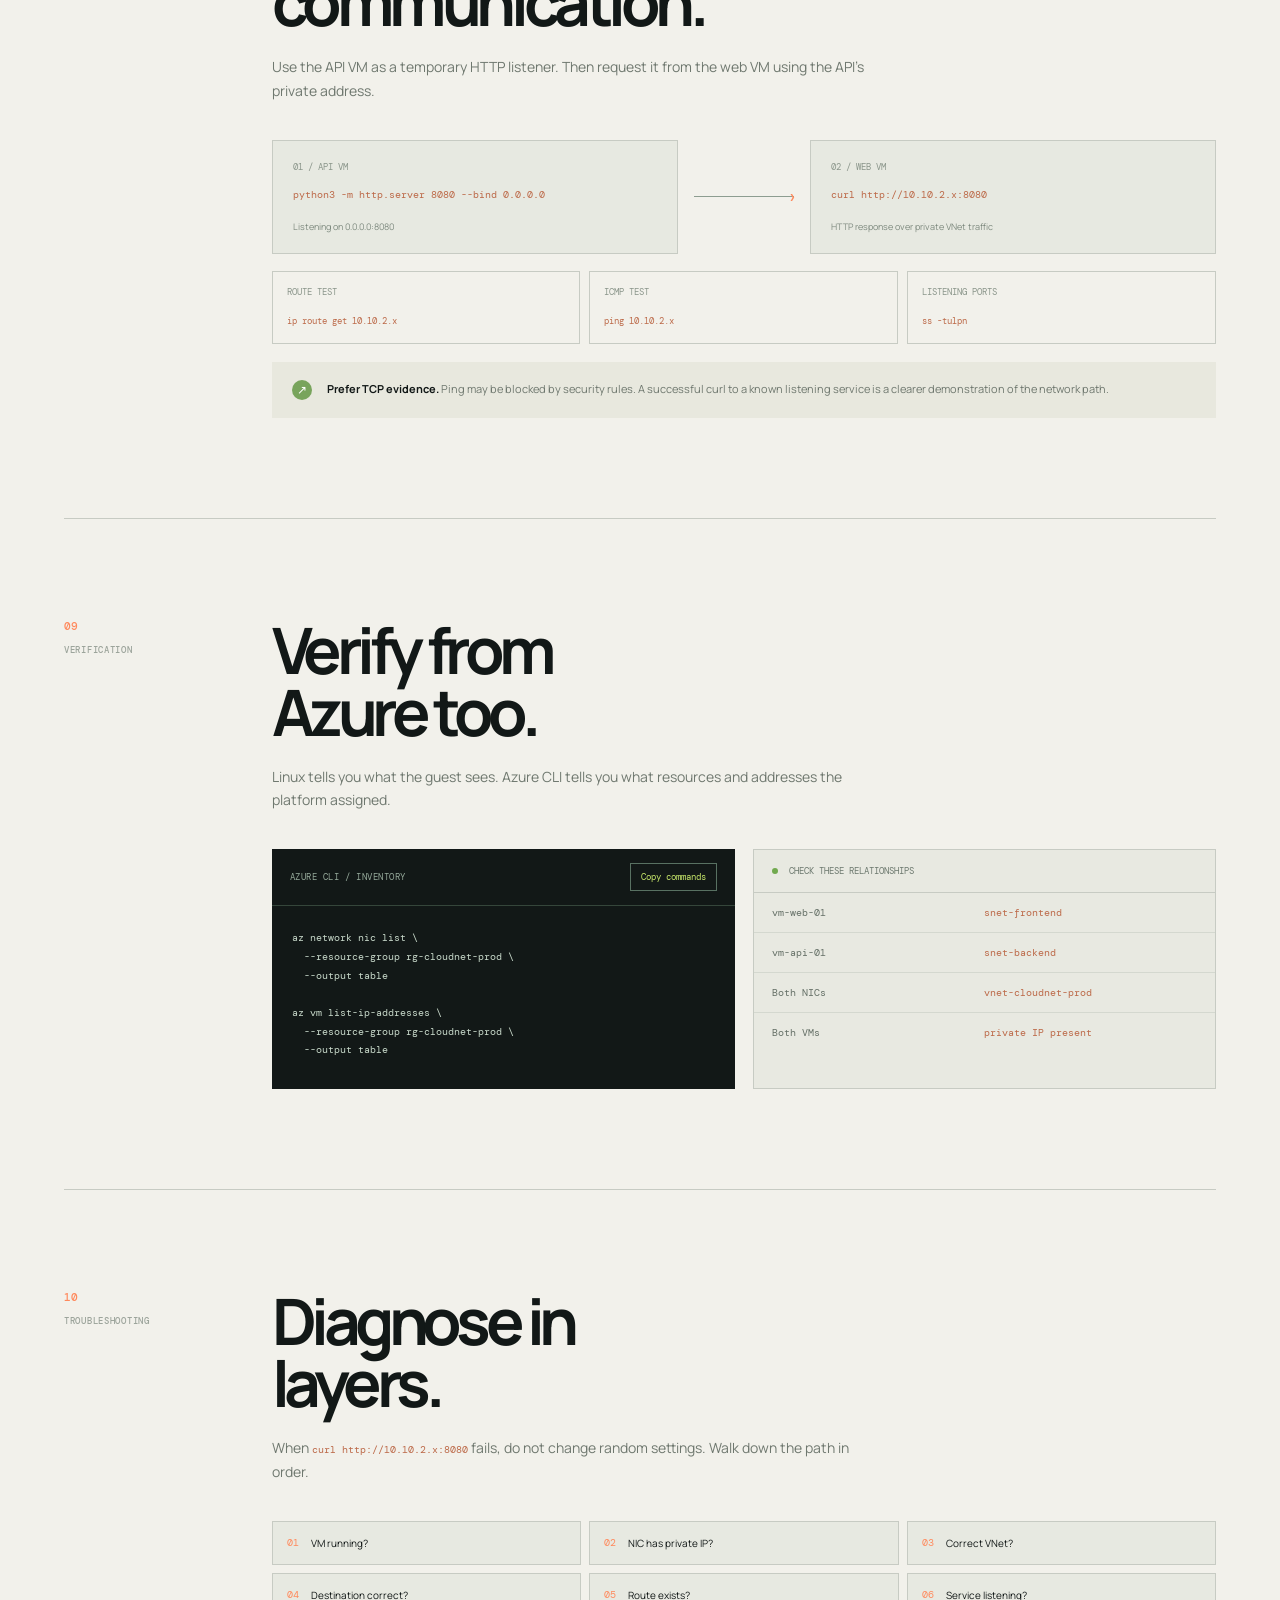
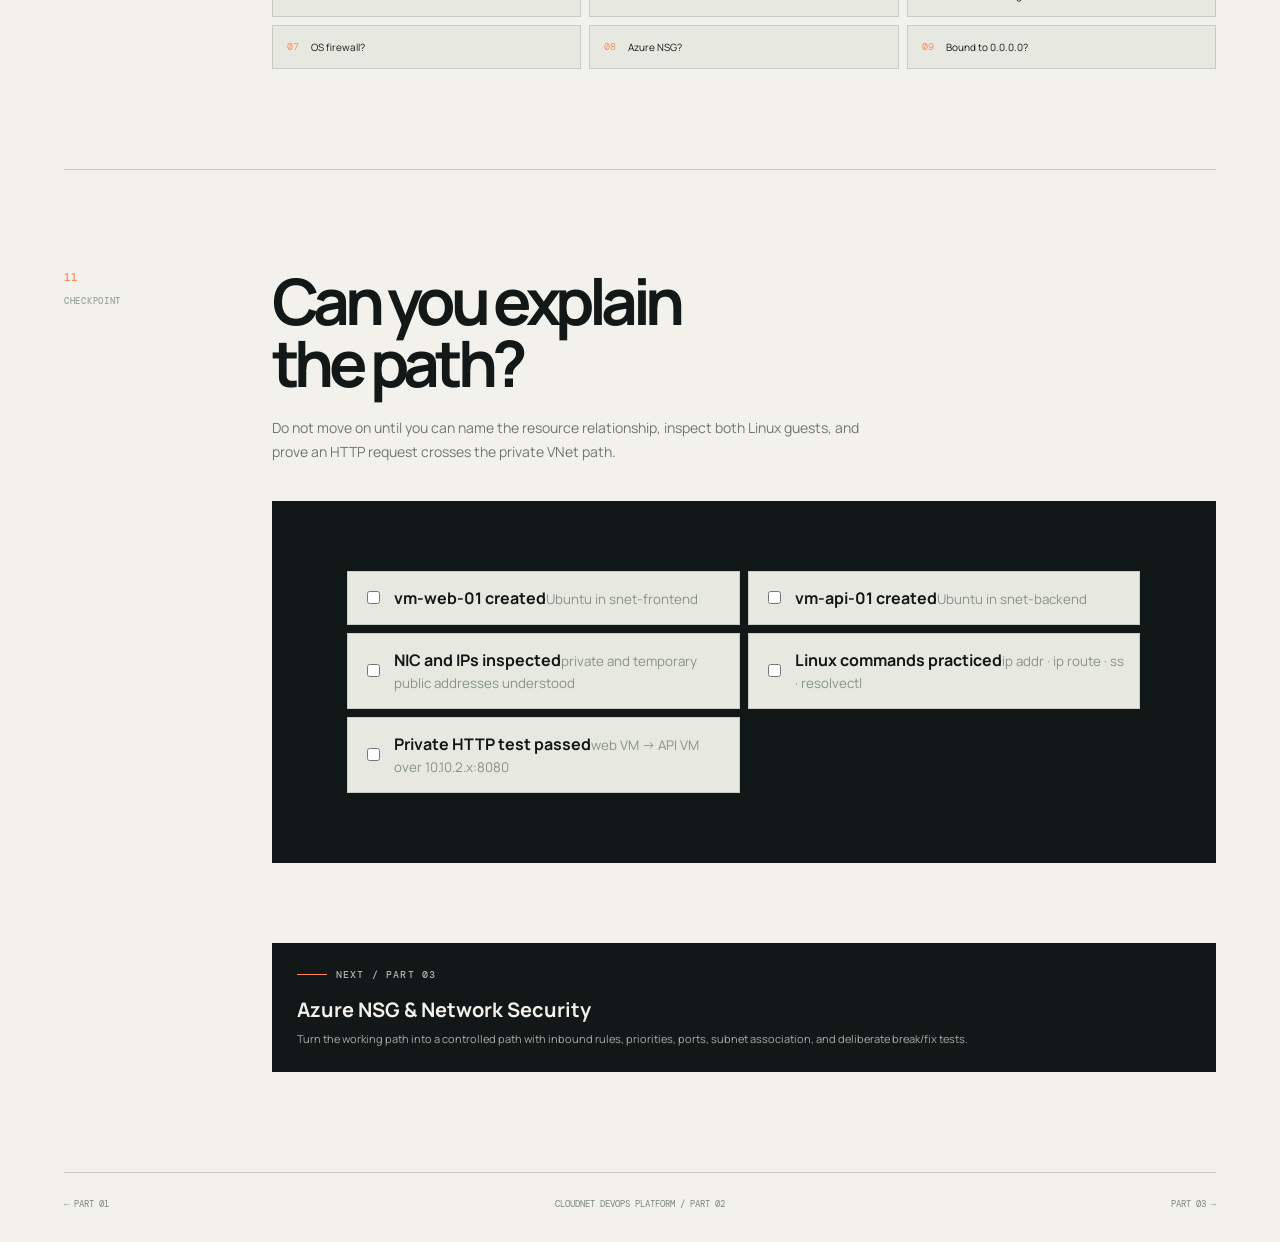
<file: docs/part-02-vms.html>
<!doctype html>
<html lang="en">
<head>
  <meta charset="UTF-8">
  <meta name="viewport" content="width=device-width, initial-scale=1.0">
  <meta name="description" content="CloudNet DevOps Platform Part 02: deploy Ubuntu VMs and understand Azure networking">
  <title>Part 02 / Ubuntu VMs | CloudNet</title>
  <link rel="preconnect" href="https://fonts.googleapis.com">
  <link rel="preconnect" href="https://fonts.gstatic.com" crossorigin>
  <link href="https://fonts.googleapis.com/css2?family=DM+Mono:wght@400;500&family=Manrope:wght@400;500;600;700;800&display=swap" rel="stylesheet">
  <link rel="stylesheet" href="../styles.css">
</head>
<body>
  <div class="page-shell">
    <header class="doc-header">
      <a class="brand" href="../index.html" aria-label="Back to CloudNet architecture"><span class="brand-mark"><i></i><i></i><i></i></span><span>cloudnet<span class="orange">.</span></span></a>
      <nav class="header-nav" aria-label="Documentation navigation"><a href="../index.html">Architecture</a><a href="part-01-foundation.html">Part 01</a><a class="active" href="#top">Part 02</a><a href="part-03-nsg.html">Part 03</a><a href="part-04-private-communication.html">Part 04</a><span class="status"><b></b> Compute lab</span></nav>
    </header>

    <main id="top">
      <section class="doc-hero">
        <div class="hero-copy"><div class="eyebrow"><span></span> Learning path / 02 of 18</div><h1>Make the<br><em>network work.</em></h1><p>Attach two Ubuntu VMs to the foundation VNet and prove that traffic can move between different subnets over Azure private networking.</p><div class="hero-meta"><span>Difficulty <strong>Core</strong></span><span>Scope <strong>Compute + network</strong></span><span>Outcome <strong>2 Ubuntu VMs</strong></span></div></div>
        <div class="hero-card vm-hero-card"><span class="card-label">Part 02 / target state</span><div class="mini-stack"><div>vnet-cloudnet-prod <small>10.10.0.0/16</small></div><i></i><div class="vm-pair"><span><b>vm-web-01</b><small>10.10.1.x</small></span><span><b>vm-api-01</b><small>10.10.2.x</small></span></div><i></i><div class="private-pill">private VNet communication</div></div><span class="card-foot"><b>02</b> compute attached / ready for NSGs</span></div>
      </section>

      <div class="progress"><span class="done"></span><span class="done"></span><span class="current"></span><span></span><span></span><small>02 / 18</small></div>

      <section class="content-section" id="target">
        <div class="section-index">01 <span>Target state</span></div>
        <div class="section-body"><h2>Two VMs.<br>One private network.</h2><p class="lead">The VMs live in different subnets, but both subnets belong to <code>vnet-cloudnet-prod</code>. Azure can route their private addresses inside the VNet.</p><div class="vm-map"><div class="vm-map-top"><span>Azure</span><i></i><b>vnet-cloudnet-prod <small>10.10.0.0/16</small></b></div><div class="vm-map-branches"><article class="vm-card web-card"><div class="vm-card-label"><span>FRONTEND</span><code>10.10.1.0/24</code></div><div class="vm-icon">▣</div><h3>vm-web-01</h3><p>Ubuntu / Nginx</p><div class="address-pill">private IP · 10.10.1.x</div><small>snet-frontend</small></article><div class="private-link"><span>private VNet traffic</span><i></i><i></i><i></i></div><article class="vm-card api-card"><div class="vm-card-label"><span>BACKEND</span><code>10.10.2.0/24</code></div><div class="vm-icon">◉</div><h3>vm-api-01</h3><p>Ubuntu / API service</p><div class="address-pill">private IP · 10.10.2.x</div><small>snet-backend</small></article></div></div><div class="callout"><span>!</span><p><strong>Security comes later.</strong> For this lab, focus on identity, interfaces, addresses, routes, and communication. NSG rules are deliberately covered in Part 03.</p></div></div>
      </section>

      <section class="content-section" id="model">
        <div class="section-index">02 <span>Azure model</span></div>
        <div class="section-body"><h2>The VM is not<br>the connection.</h2><p class="lead">A VM connects to the network through a Network Interface Card. The NIC owns the private IP and subnet relationship; the optional public IP is a separate Azure resource.</p><div class="resource-chain"><div class="chain-node vm-node"><b>VM</b><small>compute</small></div><i></i><div class="chain-node nic-node"><b>NIC</b><small>network interface</small></div><div class="nic-split"><i></i><i></i></div><div class="chain-children"><div class="chain-node"><b>Private IP</b><small>10.10.x.x</small></div><div class="chain-node public-node"><b>Public IP</b><small>SSH access</small></div></div><i></i><div class="chain-node"><b>Subnet</b><small>snet-frontend/backend</small></div><i></i><div class="chain-node vnet-node"><b>VNet</b><small>10.10.0.0/16</small></div></div><div class="model-note"><span>Remember</span><p>The VM itself is compute. The NIC is the real network attachment.</p></div></div>
      </section>

      <section class="content-section" id="create">
        <div class="section-index">03 <span>Deployment</span></div>
        <div class="section-body"><div class="build-heading"><div><h2>Create the<br>web VM.</h2><p class="lead">Use SSH public-key authentication. Give the lab VMs public IPs temporarily so you can connect from your Mac; production access will move to Bastion later.</p></div><div class="tabs" role="tablist"><button class="tab active" data-tab="web-portal" role="tab">Portal values</button><button class="tab" data-tab="web-cli" role="tab">CLI example</button></div></div><div class="tab-panel active" data-panel="web-portal"><div class="value-grid"><div><span>Resource group</span><code>rg-cloudnet-prod</code></div><div><span>VM name</span><code>vm-web-01</code></div><div><span>Image</span><b>Ubuntu Server 24.04 LTS</b></div><div><span>Architecture</span><b>x64</b></div><div><span>VNet</span><code>vnet-cloudnet-prod</code></div><div><span>Subnet</span><code>snet-frontend</code></div><div><span>Public IP</span><code>pip-vm-web-01</code></div><div><span>Inbound port</span><b>SSH (22) only</b></div></div><div class="step-detail"><b>Authentication</b><span>Choose SSH public key instead of password authentication. Never select All ports.</span></div></div><div class="tab-panel" data-panel="web-cli"><div class="command-block"><div class="command-top"><span>Azure CLI / vm-web-01</span><button class="copy-command" type="button" data-copy="az vm create --resource-group rg-cloudnet-prod --name vm-web-01 --image Ubuntu2404 --vnet-name vnet-cloudnet-prod --subnet snet-frontend --admin-username azureuser --ssh-key-values ~/.ssh/id_rsa.pub --public-ip-address pip-vm-web-01 --nsg-rule SSH">Copy command</button></div><pre><code>az vm create \
  --resource-group rg-cloudnet-prod \
  --name vm-web-01 \
  --image Ubuntu2404 \
  --vnet-name vnet-cloudnet-prod \
  --subnet snet-frontend \
  --admin-username azureuser \
  --ssh-key-values ~/.ssh/id_rsa.pub \
  --public-ip-address pip-vm-web-01 \
  --nsg-rule SSH</code></pre><span class="copy-note">Use the public key path that exists on your machine. The exact Ubuntu image alias can change; verify with <code>az vm image list</code> if needed.</span></div></div></div>
      </section>

      <section class="content-section" id="api-vm">
        <div class="section-index">04 <span>Deployment</span></div>
        <div class="section-body"><div class="build-heading"><div><h2>Place the API<br>in backend.</h2><p class="lead">Repeat the deployment, changing only the identity, subnet, and public IP name. The two interfaces now sit in separate subnet boundaries.</p></div><span class="deployment-badge">same VNet / different subnet</span></div><div class="value-grid api-values"><div><span>VM name</span><code>vm-api-01</code></div><div><span>VNet</span><code>vnet-cloudnet-prod</code></div><div><span>Subnet</span><code>snet-backend</code></div><div><span>Public IP</span><code>pip-vm-api-01</code></div><div><span>Private range</span><code>10.10.2.0/24</code></div><div><span>Inbound port</span><b>SSH (22) only</b></div></div><div class="command-block"><div class="command-top"><span>Azure CLI / vm-api-01</span><button class="copy-command" type="button" data-copy="az vm create --resource-group rg-cloudnet-prod --name vm-api-01 --image Ubuntu2404 --vnet-name vnet-cloudnet-prod --subnet snet-backend --admin-username azureuser --ssh-key-values ~/.ssh/id_rsa.pub --public-ip-address pip-vm-api-01 --nsg-rule SSH">Copy command</button></div><pre><code>az vm create \
  --resource-group rg-cloudnet-prod \
  --name vm-api-01 \
  --image Ubuntu2404 \
  --vnet-name vnet-cloudnet-prod \
  --subnet snet-backend \
  --admin-username azureuser \
  --ssh-key-values ~/.ssh/id_rsa.pub \
  --public-ip-address pip-vm-api-01 \
  --nsg-rule SSH</code></pre></div></div>
      </section>

      <section class="content-section" id="addresses">
        <div class="section-index">05 <span>IP anatomy</span></div>
        <div class="section-body"><h2>Two addresses,<br>two jobs.</h2><p class="lead">Use the public address only to reach a VM from your Mac. Use the private address for web-to-API communication inside Azure.</p><div class="ip-comparison"><article><span class="ip-label public-label">Public IP</span><div class="ip-visual">20<span>.x.x.x</span></div><h3>SSH from your Mac</h3><p>Internet-facing address attached through the NIC. Temporary lab access only.</p><div class="flow-line">Mac <i></i> Internet <i></i> Public IP <i></i> VM</div></article><article><span class="ip-label private-label">Private IP</span><div class="ip-visual">10.10<span>.x.x</span></div><h3>Web to API</h3><p>VNet address used for internal traffic. No public internet path is required.</p><div class="flow-line">Web VM <i></i> NIC <i></i> Subnet <i></i> API VM</div></article></div><div class="callout green"><span>↗</span><p><strong>Production principle:</strong> the final platform will remove public IPs from backend and data workloads and use Application Gateway, Bastion, NSGs, private endpoints, and private DNS.</p></div></div>
      </section>

      <section class="content-section" id="linux">
        <div class="section-index">06 <span>Linux inspection</span></div>
        <div class="section-body"><h2>Read the network<br>from inside.</h2><p class="lead">SSH into each VM and inspect the interface, route table, DNS settings, hostname, and listening ports. These commands are the beginning of your Linux networking toolkit.</p><div class="command-grid"><div class="command-block compact"><div class="command-top"><span>Inside each Ubuntu VM</span><button class="copy-command" type="button" data-copy="hostname; ip addr; ip route; resolvectl status; ss -tulpn">Copy commands</button></div><pre><code>hostname
ip addr
ip addr show eth0
ip route
resolvectl status
cat /etc/resolv.conf
ss -tulpn</code></pre></div><div class="inspection-list"><div><code>hostname</code><span>Confirm which VM you are on.</span></div><div><code>ip addr</code><span>Find the private address on eth0.</span></div><div><code>ip route</code><span>Read local and default routes.</span></div><div><code>resolvectl status</code><span>Inspect DNS configuration.</span></div><div><code>ss -tulpn</code><span>See listening TCP/UDP ports.</span></div></div></div><div class="route-card"><span class="section-kicker">Expected route shape</span><code>10.10.1.0/24 dev eth0</code><code>default via 10.10.1.1 dev eth0</code><p>Local subnet traffic uses <b>eth0</b>; everything else uses the default gateway.</p></div></div>
      </section>

      <section class="content-section" id="dhcp">
        <div class="section-index">07 <span>Platform details</span></div>
        <div class="section-body"><h2>Azure gives the<br>NIC its context.</h2><p class="lead">You did not normally type the VM's private IP into Ubuntu. Azure provides network configuration through its platform networking and DHCP behavior.</p><div class="platform-grid"><div class="dhcp-flow"><span>Azure platform</span><i></i><span>NIC</span><i></i><span>Ubuntu / eth0</span><small>private IP · route · DNS context</small></div><div class="reserved-card"><span class="section-kicker">Azure subnet reservation</span><h3>10.10.1.0/24</h3><div class="reserved-addresses"><span>10.10.1.0 <small>network</small></span><span>10.10.1.1 <small>gateway</small></span><span>10.10.1.2 <small>platform</small></span><span>10.10.1.3 <small>platform</small></span><span>10.10.1.255 <small>reserved</small></span></div><strong>256 total − 5 reserved = 251 usable</strong></div></div><div class="callout"><span>!</span><p><strong>Remember:</strong> Azure reserves the first four and last IP address of every subnet. A <code>/24</code> has 256 mathematical addresses, but 251 usable Azure addresses.</p></div></div>
      </section>

      <section class="content-section" id="test">
        <div class="section-index">08 <span>Connectivity lab</span></div>
        <div class="section-body"><h2>Prove private<br>communication.</h2><p class="lead">Use the API VM as a temporary HTTP listener. Then request it from the web VM using the API's private address.</p><div class="test-flow"><div><span>01 / API VM</span><code>python3 -m http.server 8080 --bind 0.0.0.0</code><small>Listening on 0.0.0.0:8080</small></div><i></i><div><span>02 / Web VM</span><code>curl http://10.10.2.x:8080</code><small>HTTP response over private VNet traffic</small></div></div><div class="test-commands"><div><span>Route test</span><code>ip route get 10.10.2.x</code></div><div><span>ICMP test</span><code>ping 10.10.2.x</code></div><div><span>Listening ports</span><code>ss -tulpn</code></div></div><div class="callout green"><span>↗</span><p><strong>Prefer TCP evidence.</strong> Ping may be blocked by security rules. A successful curl to a known listening service is a clearer demonstration of the network path.</p></div></div>
      </section>

      <section class="content-section" id="verify">
        <div class="section-index">09 <span>Verification</span></div>
        <div class="section-body"><h2>Verify from<br>Azure too.</h2><p class="lead">Linux tells you what the guest sees. Azure CLI tells you what resources and addresses the platform assigned.</p><div class="verify-layout"><div class="command-block compact"><div class="command-top"><span>Azure CLI / inventory</span><button class="copy-command" type="button" data-copy="az network nic list --resource-group rg-cloudnet-prod --output table; az vm list-ip-addresses --resource-group rg-cloudnet-prod --output table">Copy commands</button></div><pre><code>az network nic list \
  --resource-group rg-cloudnet-prod \
  --output table

az vm list-ip-addresses \
  --resource-group rg-cloudnet-prod \
  --output table</code></pre></div><div class="result-card"><div class="result-top"><span class="result-dot"></span> Check these relationships</div><div class="result-row"><span>vm-web-01</span><code>snet-frontend</code></div><div class="result-row"><span>vm-api-01</span><code>snet-backend</code></div><div class="result-row"><span>Both NICs</span><code>vnet-cloudnet-prod</code></div><div class="result-row"><span>Both VMs</span><code>private IP present</code></div></div></div></div>
      </section>

      <section class="content-section" id="troubleshoot">
        <div class="section-index">10 <span>Troubleshooting</span></div>
        <div class="section-body"><h2>Diagnose in<br>layers.</h2><p class="lead">When <code>curl http://10.10.2.x:8080</code> fails, do not change random settings. Walk down the path in order.</p><div class="troubleshoot-flow"><div><b>01</b><span>VM running?</span></div><div><b>02</b><span>NIC has private IP?</span></div><div><b>03</b><span>Correct VNet?</span></div><div><b>04</b><span>Destination correct?</span></div><div><b>05</b><span>Route exists?</span></div><div><b>06</b><span>Service listening?</span></div><div><b>07</b><span>OS firewall?</span></div><div><b>08</b><span>Azure NSG?</span></div><div><b>09</b><span>Bound to 0.0.0.0?</span></div></div></div>
      </section>

      <section class="content-section" id="complete">
        <div class="section-index">11 <span>Checkpoint</span></div>
        <div class="section-body"><h2>Can you explain<br>the path?</h2><p class="lead">Do not move on until you can name the resource relationship, inspect both Linux guests, and prove an HTTP request crosses the private VNet path.</p><div class="completion checklist-light"><label><input type="checkbox"><span><b>vm-web-01 created</b><small>Ubuntu in snet-frontend</small></span></label><label><input type="checkbox"><span><b>vm-api-01 created</b><small>Ubuntu in snet-backend</small></span></label><label><input type="checkbox"><span><b>NIC and IPs inspected</b><small>private and temporary public addresses understood</small></span></label><label><input type="checkbox"><span><b>Linux commands practiced</b><small>ip addr · ip route · ss · resolvectl</small></span></label><label><input type="checkbox"><span><b>Private HTTP test passed</b><small>web VM → API VM over 10.10.2.x:8080</small></span></label></div><div class="next-part"><span class="eyebrow"><span></span> Next / Part 03</span><h3>Azure NSG &amp; Network Security</h3><p>Turn the working path into a controlled path with inbound rules, priorities, ports, subnet association, and deliberate break/fix tests.</p></div></div>
      </section>
    </main>

    <footer class="doc-footer"><a href="part-01-foundation.html">← Part 01</a><span>CloudNet DevOps Platform / Part 02</span><a href="part-03-nsg.html">Part 03 →</a></footer>
  </div>
  <script src="part-02.js"></script>
</body>
</html>
</file>
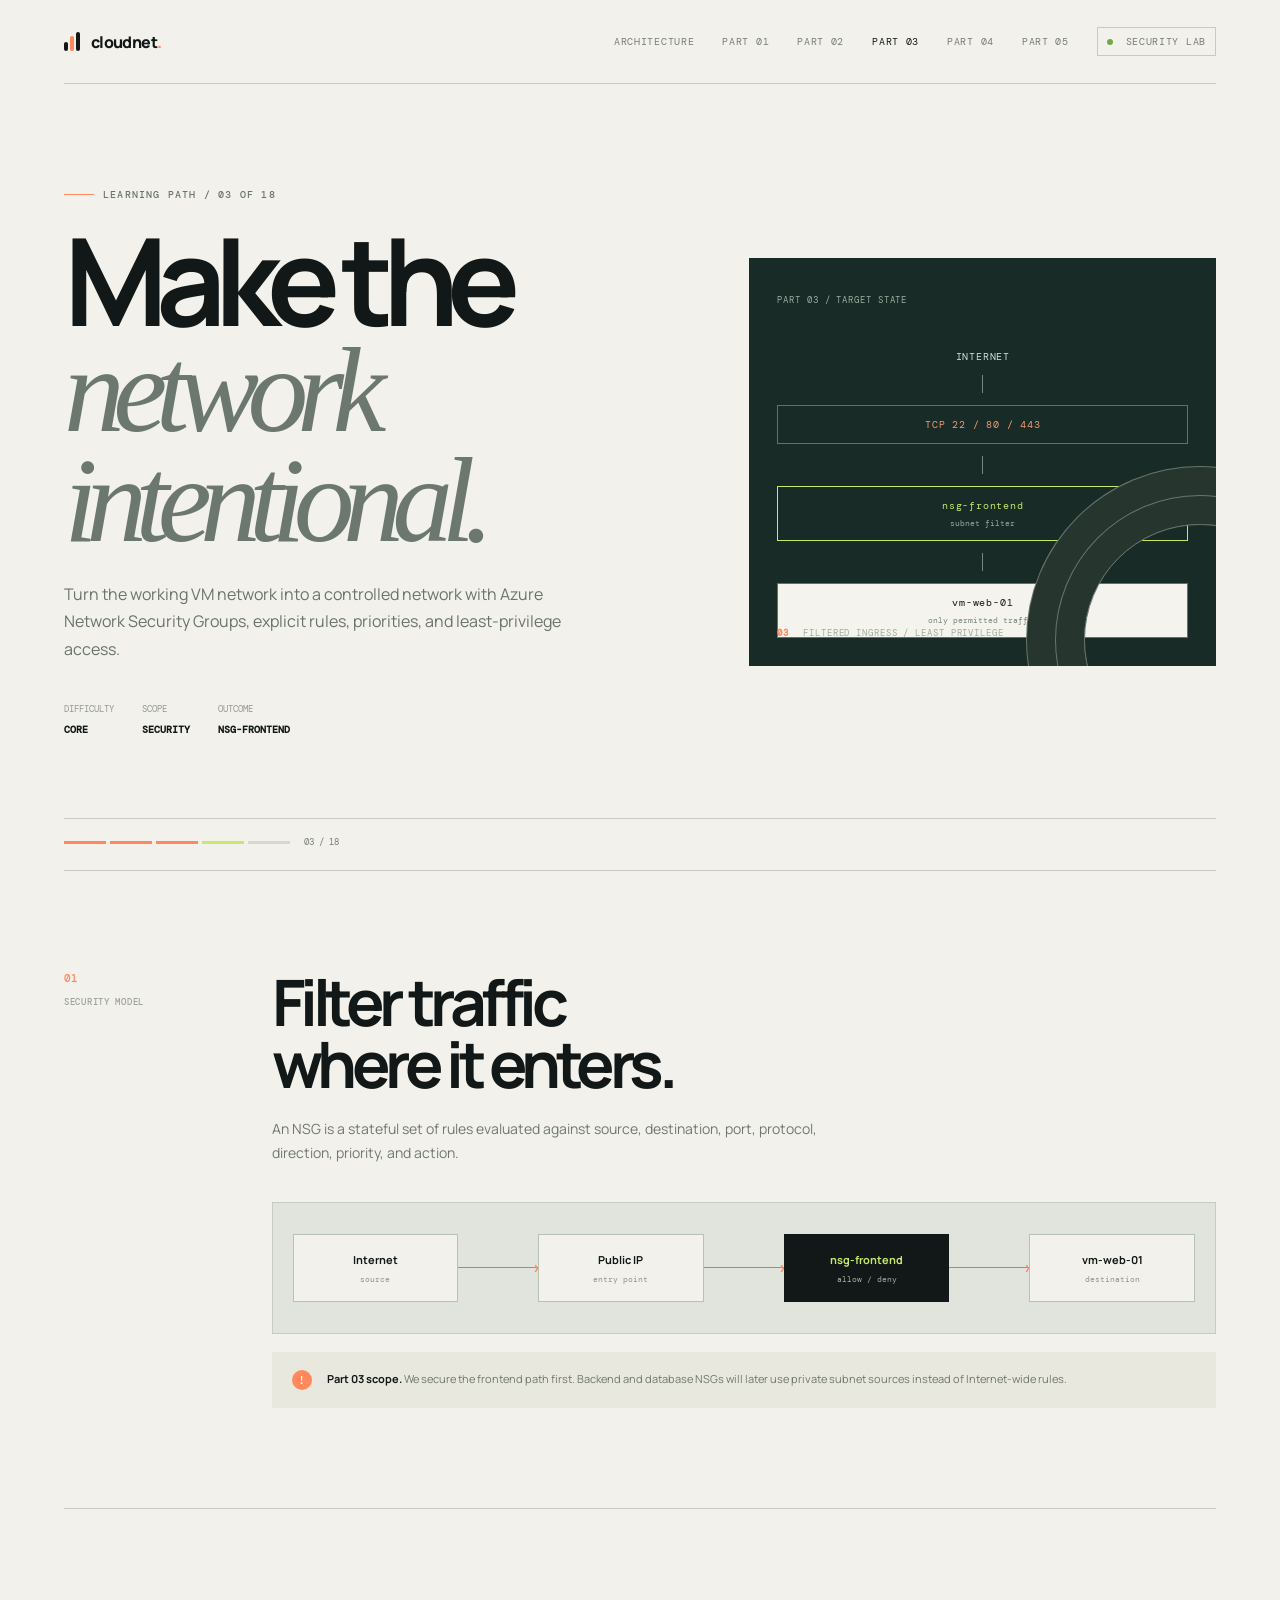
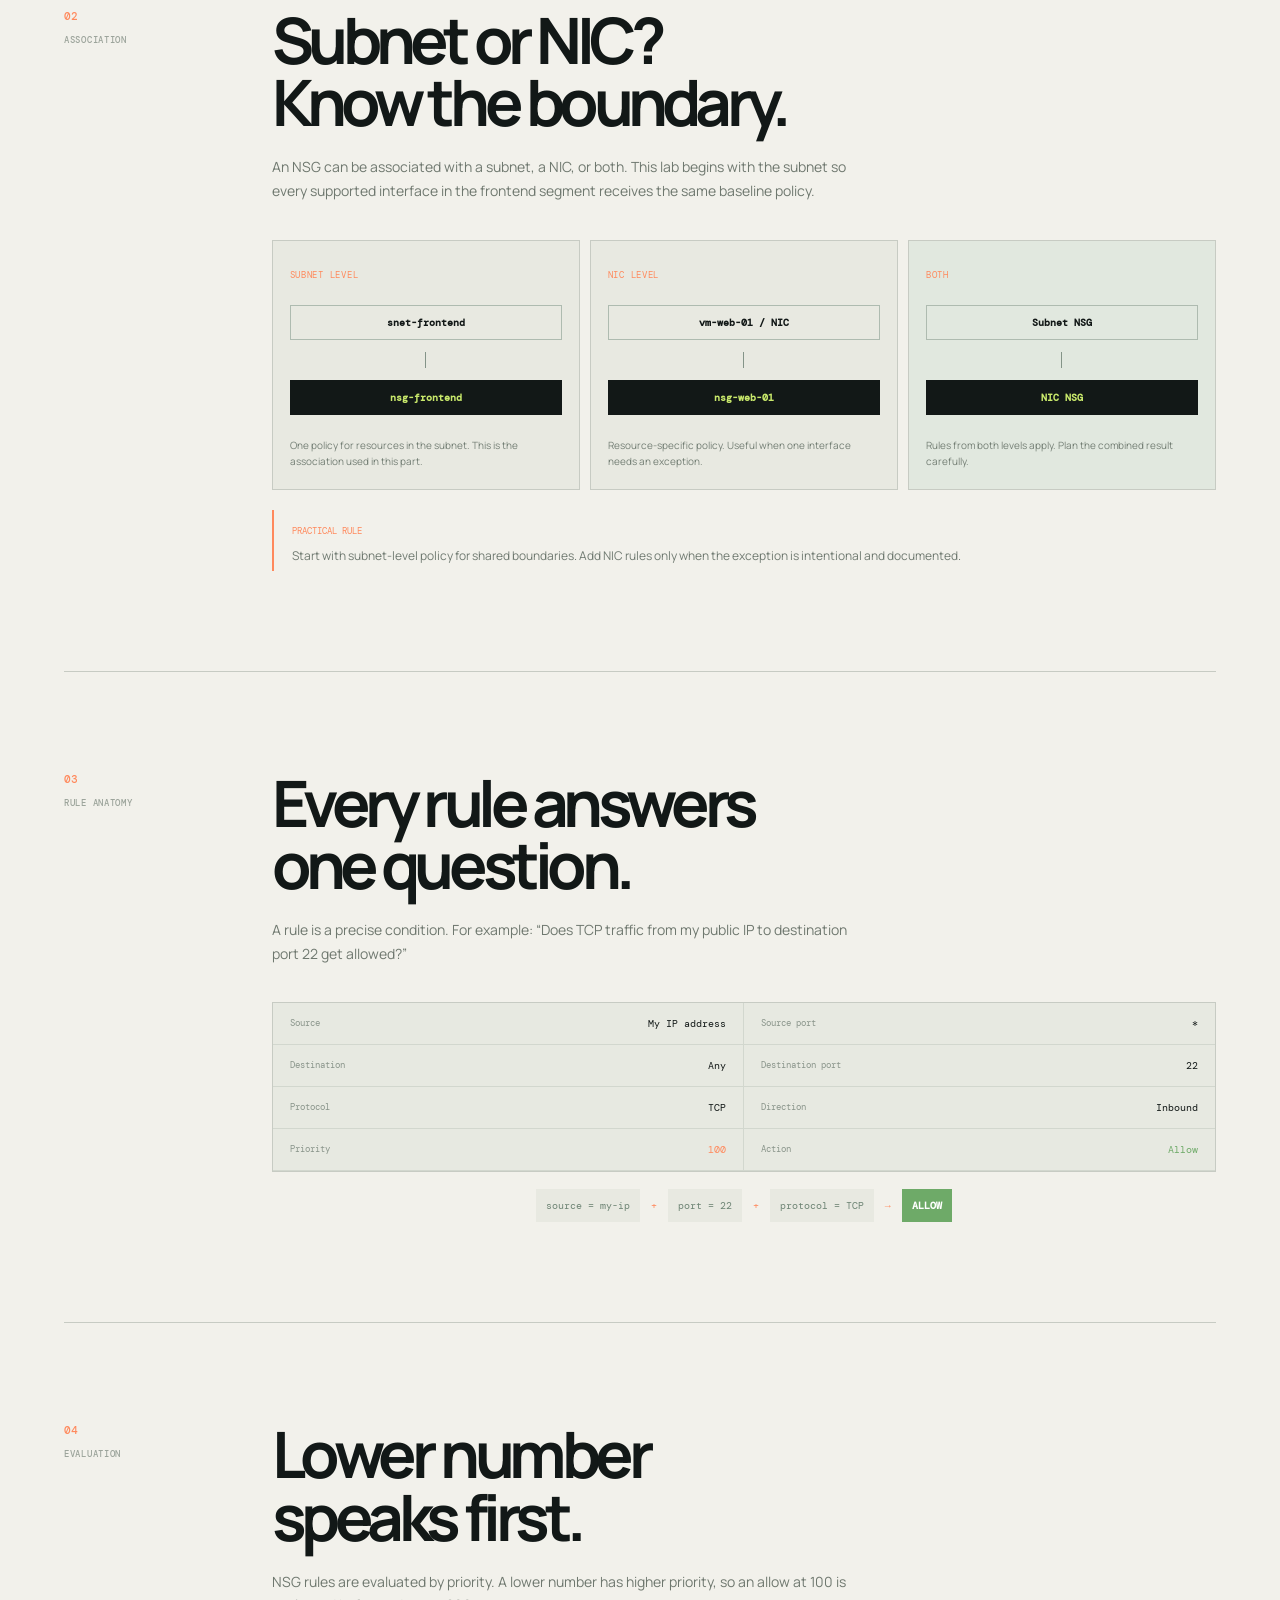
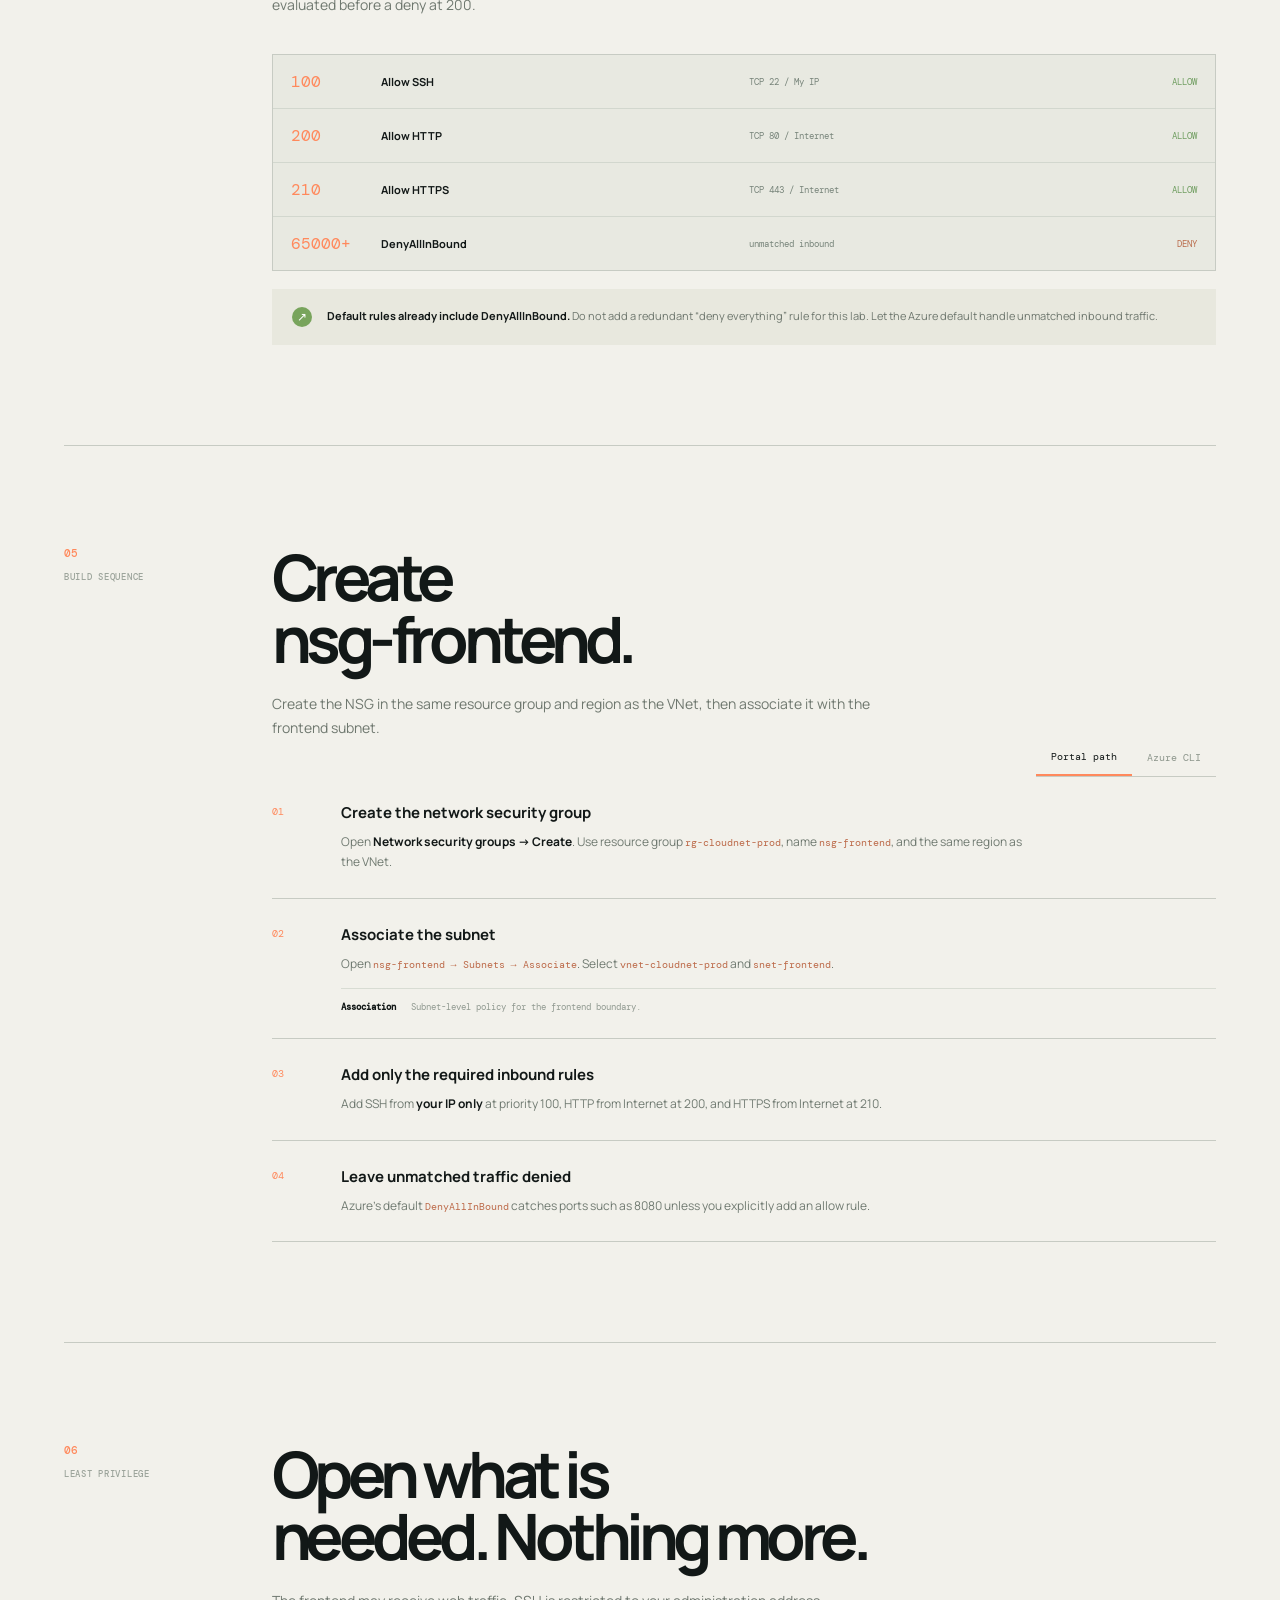
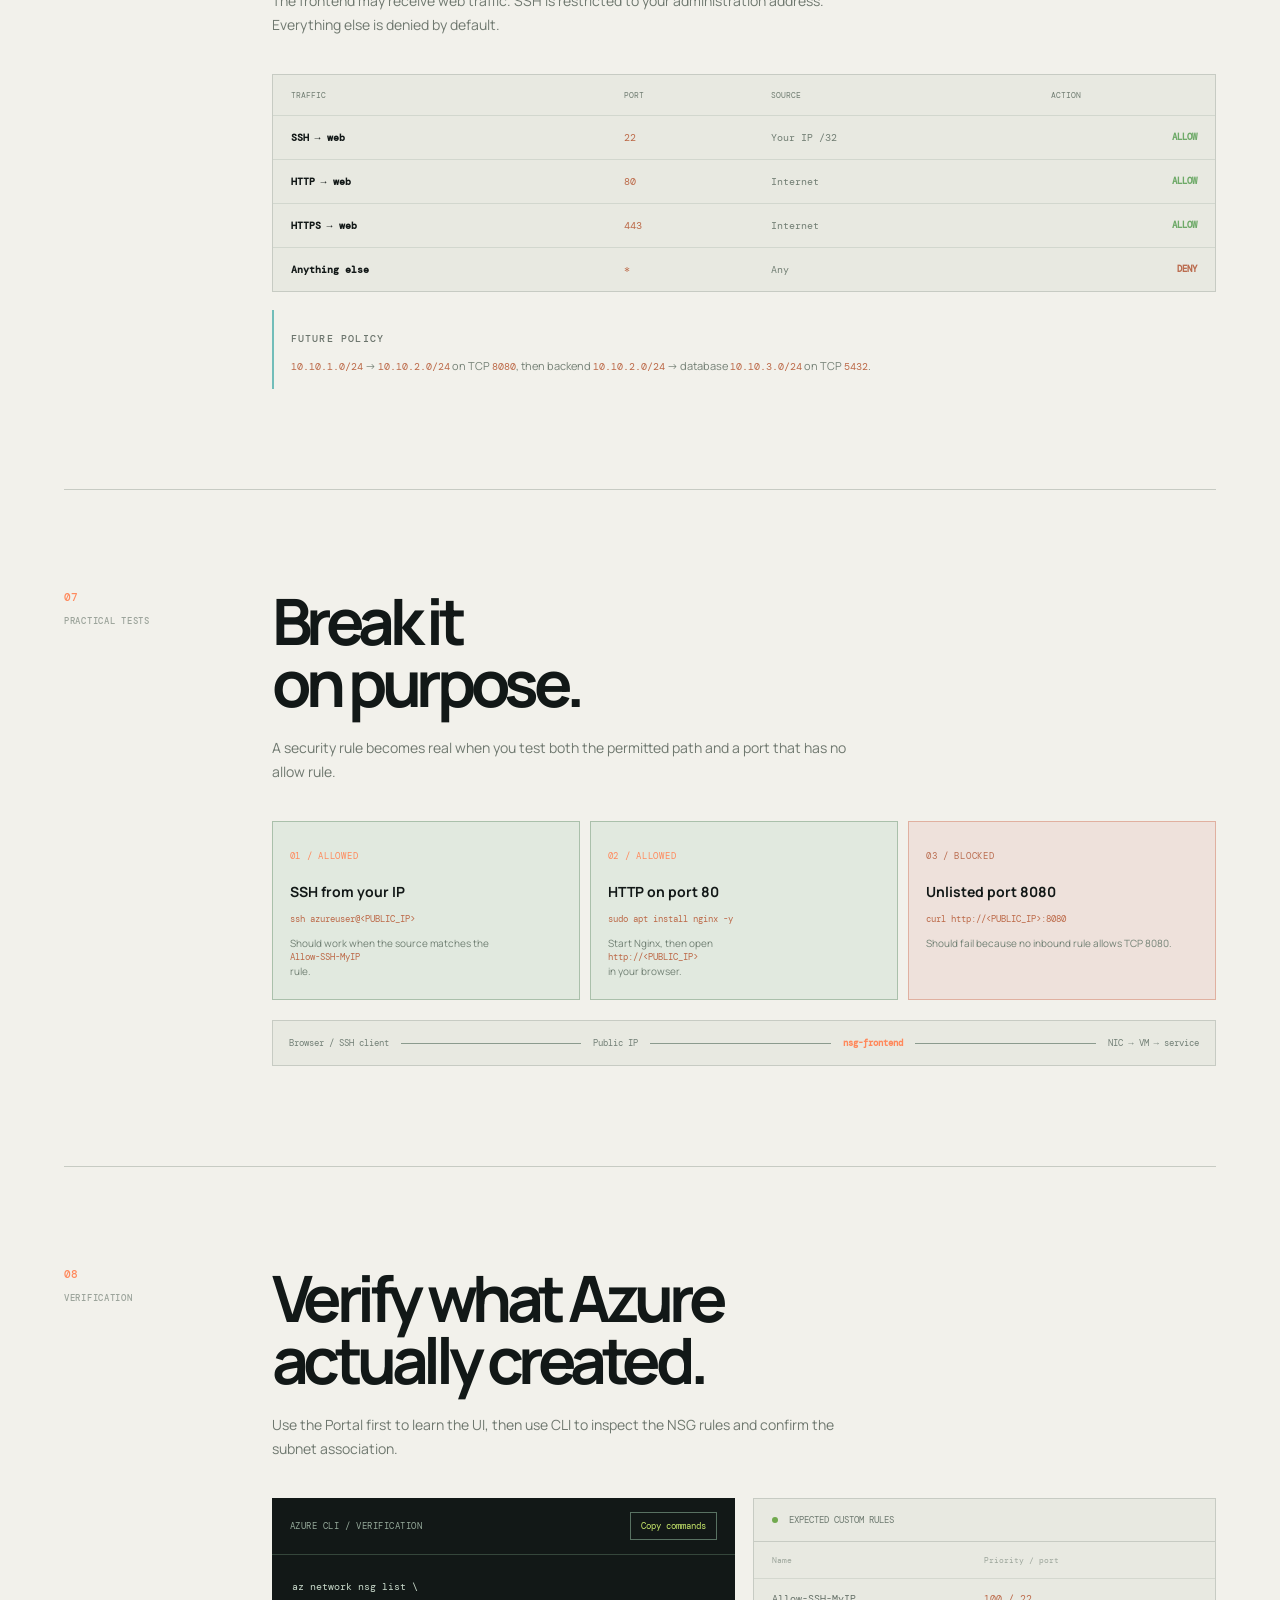
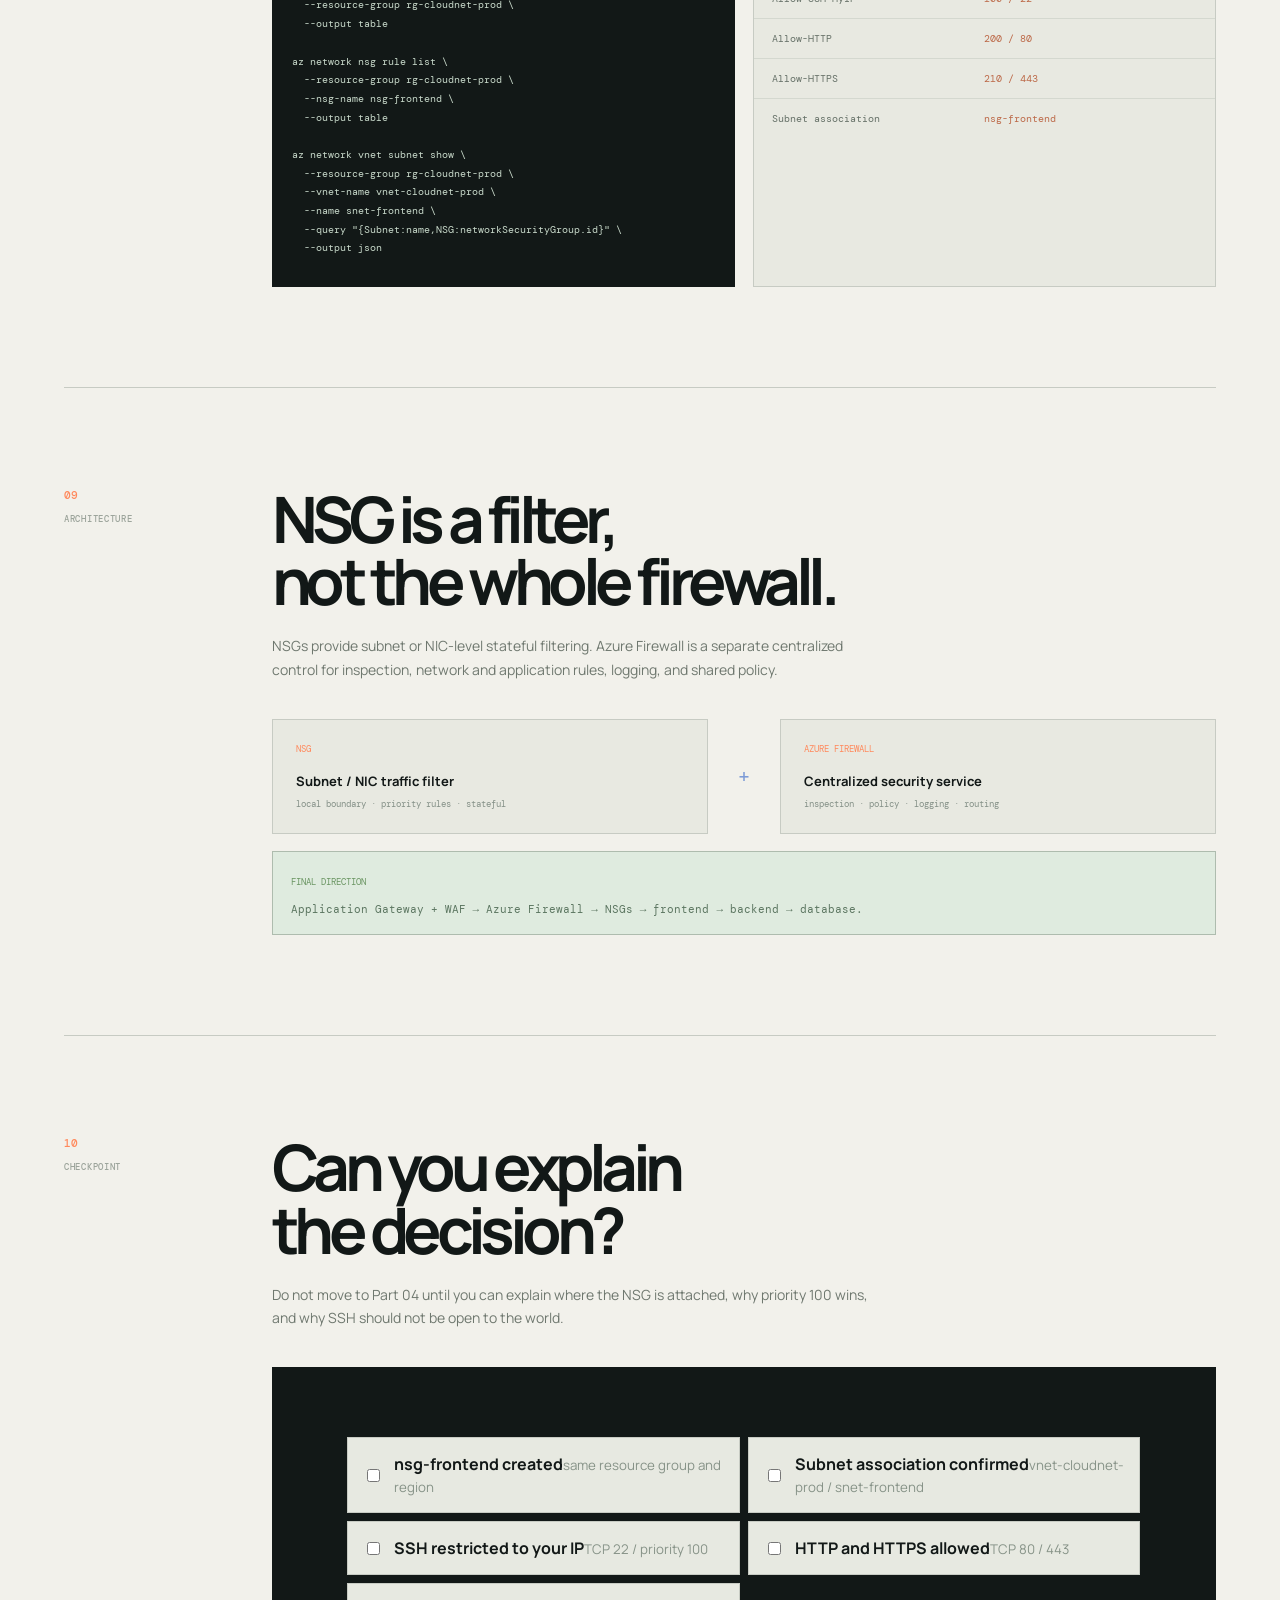
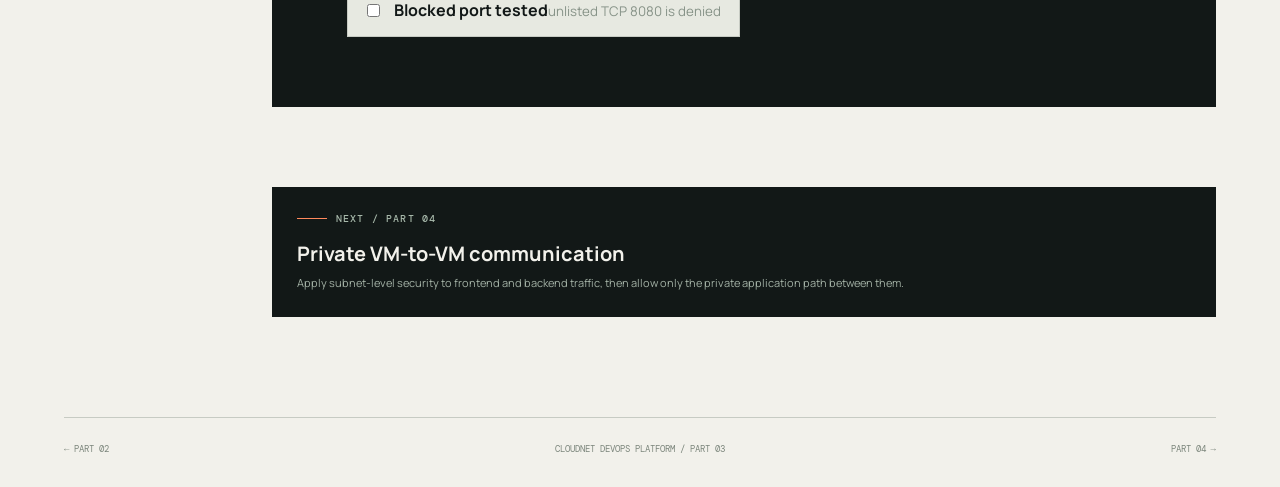
<file: docs/part-03-nsg.html>
<!doctype html>
<html lang="en">
<head>
  <meta charset="UTF-8">
  <meta name="viewport" content="width=device-width, initial-scale=1.0">
  <meta name="description" content="CloudNet DevOps Platform Part 03: Azure NSG and network security notes">
  <title>Part 03 / NSG Security | CloudNet</title>
  <link rel="preconnect" href="https://fonts.googleapis.com">
  <link rel="preconnect" href="https://fonts.gstatic.com" crossorigin>
  <link href="https://fonts.googleapis.com/css2?family=DM+Mono:wght@400;500&family=Manrope:wght@400;500;600;700;800&display=swap" rel="stylesheet">
  <link rel="stylesheet" href="../styles.css">
</head>
<body>
  <div class="page-shell">
    <header class="doc-header">
      <a class="brand" href="../index.html" aria-label="Back to CloudNet architecture"><span class="brand-mark"><i></i><i></i><i></i></span><span>cloudnet<span class="orange">.</span></span></a>
      <nav class="header-nav" aria-label="Documentation navigation"><a href="../index.html">Architecture</a><a href="part-01-foundation.html">Part 01</a><a href="part-02-vms.html">Part 02</a><a class="active" href="#top">Part 03</a><a href="part-04-private-communication.html">Part 04</a><a href="part-05-routing.html">Part 05</a><span class="status"><b></b> Security lab</span></nav>
    </header>

    <main id="top">
      <section class="doc-hero">
        <div class="hero-copy"><div class="eyebrow"><span></span> Learning path / 03 of 18</div><h1>Make the<br><em>network intentional.</em></h1><p>Turn the working VM network into a controlled network with Azure Network Security Groups, explicit rules, priorities, and least-privilege access.</p><div class="hero-meta"><span>Difficulty <strong>Core</strong></span><span>Scope <strong>Security</strong></span><span>Outcome <strong>nsg-frontend</strong></span></div></div>
        <div class="hero-card security-hero-card"><span class="card-label">Part 03 / target state</span><div class="security-stack"><div>INTERNET</div><i></i><div class="public-box">TCP 22 / 80 / 443</div><i></i><div class="nsg-box">nsg-frontend <small>subnet filter</small></div><i></i><div class="secure-vm">vm-web-01 <small>only permitted traffic</small></div></div><span class="card-foot"><b>03</b> filtered ingress / least privilege</span></div>
      </section>

      <div class="progress"><span class="done"></span><span class="done"></span><span class="done"></span><span class="current"></span><span></span><small>03 / 18</small></div>

      <section class="content-section" id="architecture">
        <div class="section-index">01 <span>Security model</span></div>
        <div class="section-body"><h2>Filter traffic<br>where it enters.</h2><p class="lead">An NSG is a stateful set of rules evaluated against source, destination, port, protocol, direction, priority, and action.</p><div class="security-path"><div><span>Internet</span><small>source</small></div><i></i><div><span>Public IP</span><small>entry point</small></div><i></i><div class="filter-node"><span>nsg-frontend</span><small>allow / deny</small></div><i></i><div><span>vm-web-01</span><small>destination</small></div></div><div class="callout"><span>!</span><p><strong>Part 03 scope.</strong> We secure the frontend path first. Backend and database NSGs will later use private subnet sources instead of Internet-wide rules.</p></div></div>
      </section>

      <section class="content-section" id="association">
        <div class="section-index">02 <span>Association</span></div>
        <div class="section-body"><h2>Subnet or NIC?<br>Know the boundary.</h2><p class="lead">An NSG can be associated with a subnet, a NIC, or both. This lab begins with the subnet so every supported interface in the frontend segment receives the same baseline policy.</p><div class="association-grid"><article><span class="association-label">Subnet level</span><div class="association-diagram"><b>snet-frontend</b><i></i><strong>nsg-frontend</strong></div><p>One policy for resources in the subnet. This is the association used in this part.</p></article><article><span class="association-label">NIC level</span><div class="association-diagram"><b>vm-web-01 / NIC</b><i></i><strong>nsg-web-01</strong></div><p>Resource-specific policy. Useful when one interface needs an exception.</p></article><article class="both-card"><span class="association-label">Both</span><div class="association-diagram"><b>Subnet NSG</b><i></i><strong>NIC NSG</strong></div><p>Rules from both levels apply. Plan the combined result carefully.</p></article></div><div class="model-note"><span>Practical rule</span><p>Start with subnet-level policy for shared boundaries. Add NIC rules only when the exception is intentional and documented.</p></div></div>
      </section>

      <section class="content-section" id="rules">
        <div class="section-index">03 <span>Rule anatomy</span></div>
        <div class="section-body"><h2>Every rule answers<br>one question.</h2><p class="lead">A rule is a precise condition. For example: “Does TCP traffic from my public IP to destination port 22 get allowed?”</p><div class="rule-anatomy"><div class="rule-row"><span>Source</span><b>My IP address</b></div><div class="rule-row"><span>Source port</span><b>*</b></div><div class="rule-row"><span>Destination</span><b>Any</b></div><div class="rule-row"><span>Destination port</span><b>22</b></div><div class="rule-row"><span>Protocol</span><b>TCP</b></div><div class="rule-row"><span>Direction</span><b>Inbound</b></div><div class="rule-row priority-row"><span>Priority</span><b>100</b></div><div class="rule-row allow-row"><span>Action</span><b>Allow</b></div></div><div class="rule-equation"><code>source = my-ip</code><span>+</span><code>port = 22</code><span>+</span><code>protocol = TCP</code><span>→</span><strong>ALLOW</strong></div></div>
      </section>

      <section class="content-section" id="priority">
        <div class="section-index">04 <span>Evaluation</span></div>
        <div class="section-body"><h2>Lower number<br>speaks first.</h2><p class="lead">NSG rules are evaluated by priority. A lower number has higher priority, so an allow at 100 is evaluated before a deny at 200.</p><div class="priority-board"><div class="priority-rule allow-rule"><b>100</b><span>Allow SSH</span><code>TCP 22 / My IP</code><strong>ALLOW</strong></div><div class="priority-rule"><b>200</b><span>Allow HTTP</span><code>TCP 80 / Internet</code><strong>ALLOW</strong></div><div class="priority-rule"><b>210</b><span>Allow HTTPS</span><code>TCP 443 / Internet</code><strong>ALLOW</strong></div><div class="priority-rule default-rule"><b>65000+</b><span>DenyAllInBound</span><code>unmatched inbound</code><strong>DENY</strong></div></div><div class="callout green"><span>↗</span><p><strong>Default rules already include DenyAllInBound.</strong> Do not add a redundant “deny everything” rule for this lab. Let the Azure default handle unmatched inbound traffic.</p></div></div>
      </section>

      <section class="content-section" id="build">
        <div class="section-index">05 <span>Build sequence</span></div>
        <div class="section-body"><div class="build-heading"><div><h2>Create<br>nsg-frontend.</h2><p class="lead">Create the NSG in the same resource group and region as the VNet, then associate it with the frontend subnet.</p></div><div class="tabs" role="tablist"><button class="tab active" data-tab="portal" role="tab">Portal path</button><button class="tab" data-tab="cli" role="tab">Azure CLI</button></div></div><div class="tab-panel active" data-panel="portal"><ol class="steps"><li><span>01</span><div><h3>Create the network security group</h3><p>Open <b>Network security groups → Create</b>. Use resource group <code>rg-cloudnet-prod</code>, name <code>nsg-frontend</code>, and the same region as the VNet.</p></div></li><li><span>02</span><div><h3>Associate the subnet</h3><p>Open <code>nsg-frontend → Subnets → Associate</code>. Select <code>vnet-cloudnet-prod</code> and <code>snet-frontend</code>.</p><div class="step-detail"><b>Association</b><span>Subnet-level policy for the frontend boundary.</span></div></div></li><li><span>03</span><div><h3>Add only the required inbound rules</h3><p>Add SSH from <b>your IP only</b> at priority 100, HTTP from Internet at 200, and HTTPS from Internet at 210.</p></div></li><li><span>04</span><div><h3>Leave unmatched traffic denied</h3><p>Azure's default <code>DenyAllInBound</code> catches ports such as 8080 unless you explicitly add an allow rule.</p></div></li></ol></div><div class="tab-panel" data-panel="cli"><div class="command-block"><div class="command-top"><span>Azure CLI / nsg-frontend</span><button class="copy-all" type="button">Copy all</button></div><pre><code>az network nsg create \
  --resource-group rg-cloudnet-prod \
  --name nsg-frontend \
  --location centralindia

az network nsg rule create \
  --resource-group rg-cloudnet-prod \
  --nsg-name nsg-frontend \
  --name Allow-SSH-MyIP \
  --priority 100 \
  --source-address-prefixes &lt;YOUR_PUBLIC_IP&gt;/32 \
  --destination-port-ranges 22 \
  --protocol Tcp \
  --access Allow \
  --direction Inbound

az network nsg rule create \
  --resource-group rg-cloudnet-prod \
  --nsg-name nsg-frontend \
  --name Allow-HTTP \
  --priority 200 \
  --source-address-prefixes Internet \
  --destination-port-ranges 80 \
  --protocol Tcp \
  --access Allow \
  --direction Inbound

az network nsg rule create \
  --resource-group rg-cloudnet-prod \
  --nsg-name nsg-frontend \
  --name Allow-HTTPS \
  --priority 210 \
  --source-address-prefixes Internet \
  --destination-port-ranges 443 \
  --protocol Tcp \
  --access Allow \
  --direction Inbound

az network vnet subnet update \
  --resource-group rg-cloudnet-prod \
  --vnet-name vnet-cloudnet-prod \
  --name snet-frontend \
  --network-security-group nsg-frontend</code></pre><span class="copy-note">Replace <code>&lt;YOUR_PUBLIC_IP&gt;</code> with your current public IPv4 address. Use a <code>/32</code> host prefix.</span></div></div></div>
      </section>

      <section class="content-section" id="policy">
        <div class="section-index">06 <span>Least privilege</span></div>
        <div class="section-body"><h2>Open what is<br>needed. Nothing more.</h2><p class="lead">The frontend may receive web traffic. SSH is restricted to your administration address. Everything else is denied by default.</p><div class="policy-table"><div class="policy-head"><span>Traffic</span><span>Port</span><span>Source</span><span>Action</span></div><div><b>SSH → web</b><code>22</code><span>Your IP /32</span><strong class="allow-text">ALLOW</strong></div><div><b>HTTP → web</b><code>80</code><span>Internet</span><strong class="allow-text">ALLOW</strong></div><div><b>HTTPS → web</b><code>443</code><span>Internet</span><strong class="allow-text">ALLOW</strong></div><div class="deny-row"><b>Anything else</b><code>*</code><span>Any</span><strong>DENY</strong></div></div><div class="future-policy"><span class="section-kicker">Future policy</span><p><code>10.10.1.0/24</code> → <code>10.10.2.0/24</code> on TCP <code>8080</code>, then backend <code>10.10.2.0/24</code> → database <code>10.10.3.0/24</code> on TCP <code>5432</code>.</p></div></div>
      </section>

      <section class="content-section" id="test">
        <div class="section-index">07 <span>Practical tests</span></div>
        <div class="section-body"><h2>Break it<br>on purpose.</h2><p class="lead">A security rule becomes real when you test both the permitted path and a port that has no allow rule.</p><div class="test-grid"><article><span class="test-number">01 / allowed</span><h3>SSH from your IP</h3><code>ssh azureuser@&lt;PUBLIC_IP&gt;</code><p>Should work when the source matches the <code>Allow-SSH-MyIP</code> rule.</p></article><article><span class="test-number">02 / allowed</span><h3>HTTP on port 80</h3><code>sudo apt install nginx -y</code><p>Start Nginx, then open <code>http://&lt;PUBLIC_IP&gt;</code> in your browser.</p></article><article class="blocked-test"><span class="test-number">03 / blocked</span><h3>Unlisted port 8080</h3><code>curl http://&lt;PUBLIC_IP&gt;:8080</code><p>Should fail because no inbound rule allows TCP 8080.</p></article></div><div class="test-path"><span>Browser / SSH client</span><i></i><span>Public IP</span><i></i><strong>nsg-frontend</strong><i></i><span>NIC → VM → service</span></div></div>
      </section>

      <section class="content-section" id="verify">
        <div class="section-index">08 <span>Verification</span></div>
        <div class="section-body"><h2>Verify what Azure<br>actually created.</h2><p class="lead">Use the Portal first to learn the UI, then use CLI to inspect the NSG rules and confirm the subnet association.</p><div class="verify-layout"><div class="command-block compact"><div class="command-top"><span>Azure CLI / verification</span><button class="copy-command" type="button" data-copy="az network nsg list --resource-group rg-cloudnet-prod --output table; az network nsg rule list --resource-group rg-cloudnet-prod --nsg-name nsg-frontend --output table; az network vnet subnet show --resource-group rg-cloudnet-prod --vnet-name vnet-cloudnet-prod --name snet-frontend --query '{Subnet:name,NSG:networkSecurityGroup.id}' --output json">Copy commands</button></div><pre><code>az network nsg list \
  --resource-group rg-cloudnet-prod \
  --output table

az network nsg rule list \
  --resource-group rg-cloudnet-prod \
  --nsg-name nsg-frontend \
  --output table

az network vnet subnet show \
  --resource-group rg-cloudnet-prod \
  --vnet-name vnet-cloudnet-prod \
  --name snet-frontend \
  --query "{Subnet:name,NSG:networkSecurityGroup.id}" \
  --output json</code></pre></div><div class="result-card"><div class="result-top"><span class="result-dot"></span> Expected custom rules</div><div class="result-row header"><span>Name</span><span>Priority / port</span></div><div class="result-row"><span>Allow-SSH-MyIP</span><code>100 / 22</code></div><div class="result-row"><span>Allow-HTTP</span><code>200 / 80</code></div><div class="result-row"><span>Allow-HTTPS</span><code>210 / 443</code></div><div class="result-row"><span>Subnet association</span><code>nsg-frontend</code></div></div></div></div>
      </section>

      <section class="content-section" id="distinction">
        <div class="section-index">09 <span>Architecture</span></div>
        <div class="section-body"><h2>NSG is a filter,<br>not the whole firewall.</h2><p class="lead">NSGs provide subnet or NIC-level stateful filtering. Azure Firewall is a separate centralized control for inspection, network and application rules, logging, and shared policy.</p><div class="firewall-compare"><div><span>NSG</span><b>Subnet / NIC traffic filter</b><small>local boundary · priority rules · stateful</small></div><div class="compare-arrow">+</div><div><span>Azure Firewall</span><b>Centralized security service</b><small>inspection · policy · logging · routing</small></div></div><div class="future-security"><span>Final direction</span><p>Application Gateway + WAF → Azure Firewall → NSGs → frontend → backend → database.</p></div></div>
      </section>

      <section class="content-section" id="complete">
        <div class="section-index">10 <span>Checkpoint</span></div>
        <div class="section-body"><h2>Can you explain<br>the decision?</h2><p class="lead">Do not move to Part 04 until you can explain where the NSG is attached, why priority 100 wins, and why SSH should not be open to the world.</p><div class="completion checklist-light"><label><input type="checkbox"><span><b>nsg-frontend created</b><small>same resource group and region</small></span></label><label><input type="checkbox"><span><b>Subnet association confirmed</b><small>vnet-cloudnet-prod / snet-frontend</small></span></label><label><input type="checkbox"><span><b>SSH restricted to your IP</b><small>TCP 22 / priority 100</small></span></label><label><input type="checkbox"><span><b>HTTP and HTTPS allowed</b><small>TCP 80 / 443</small></span></label><label><input type="checkbox"><span><b>Blocked port tested</b><small>unlisted TCP 8080 is denied</small></span></label></div><div class="next-part"><span class="eyebrow"><span></span> Next / Part 04</span><h3>Private VM-to-VM communication</h3><p>Apply subnet-level security to frontend and backend traffic, then allow only the private application path between them.</p></div></div>
      </section>
    </main>

    <footer class="doc-footer"><a href="part-02-vms.html">← Part 02</a><span>CloudNet DevOps Platform / Part 03</span><a href="part-04-private-communication.html">Part 04 →</a></footer>
  </div>
  <script src="part-03.js"></script>
</body>
</html>
</file>
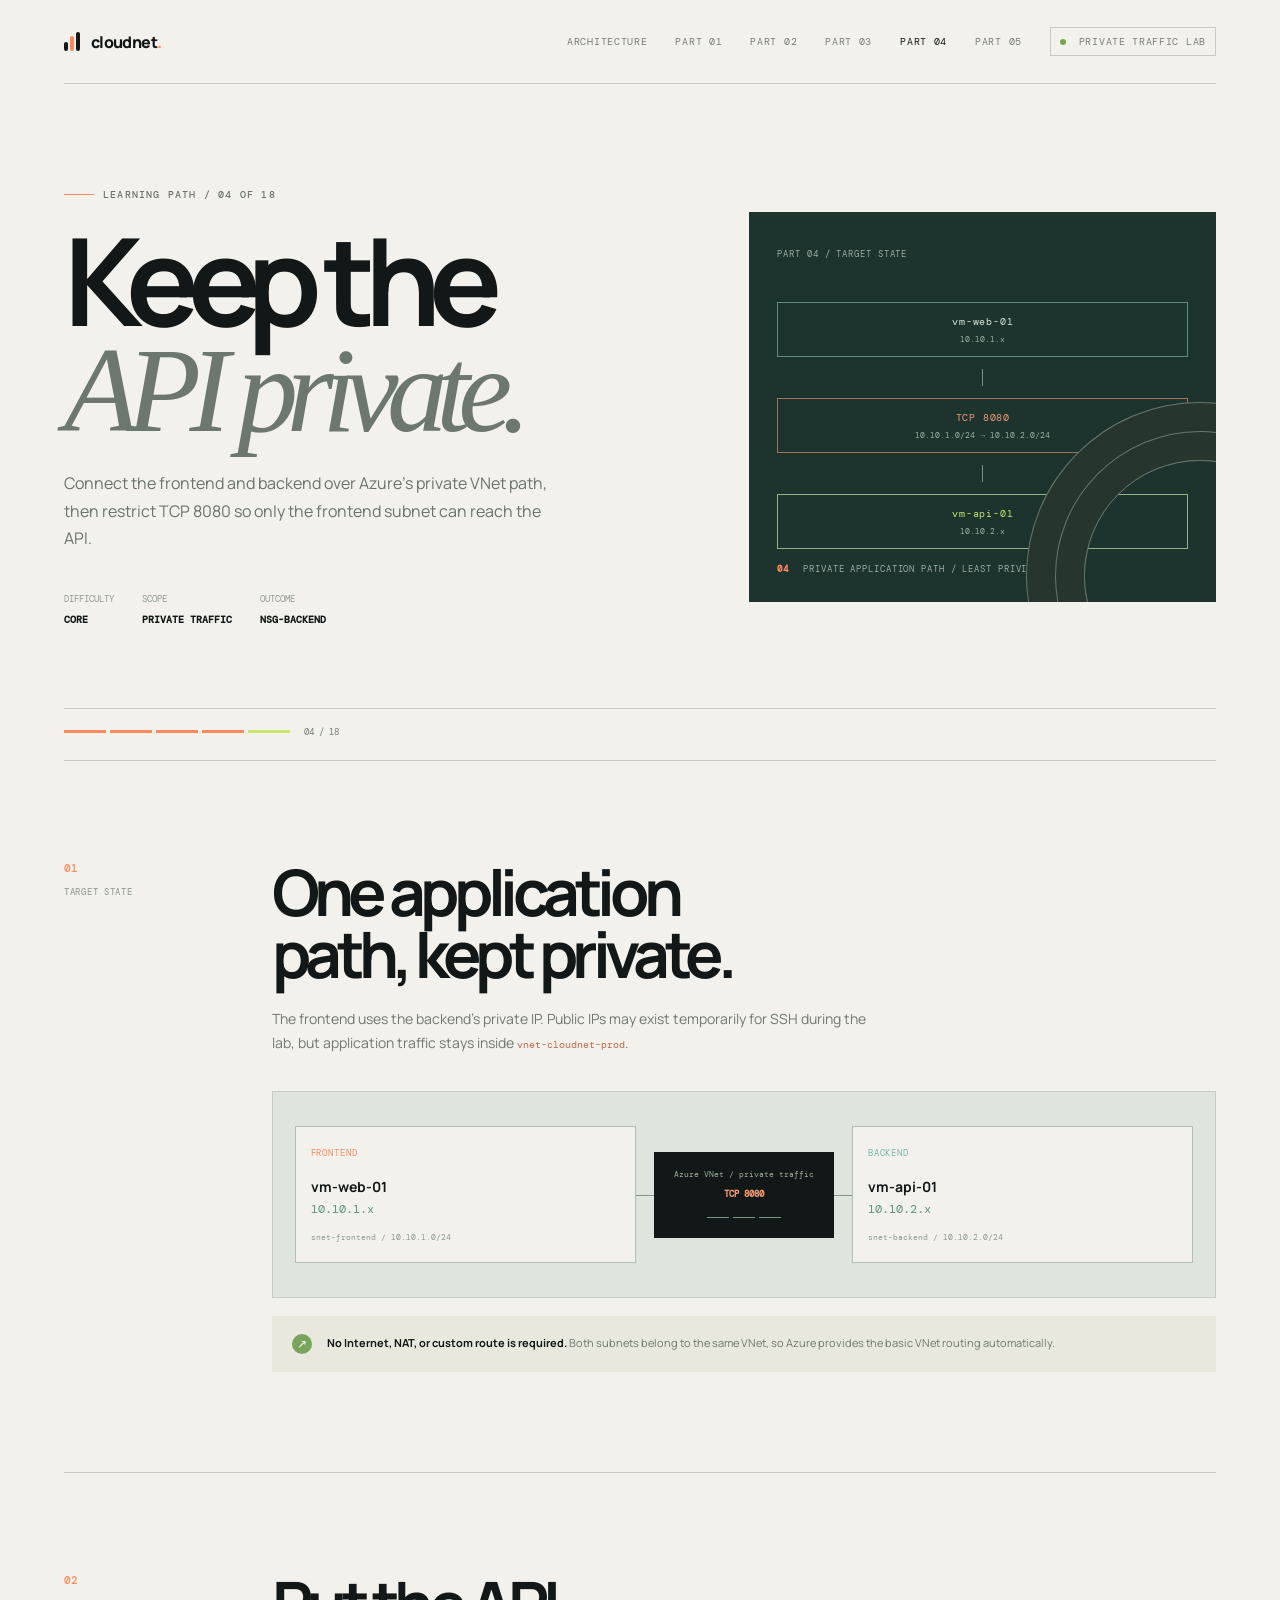
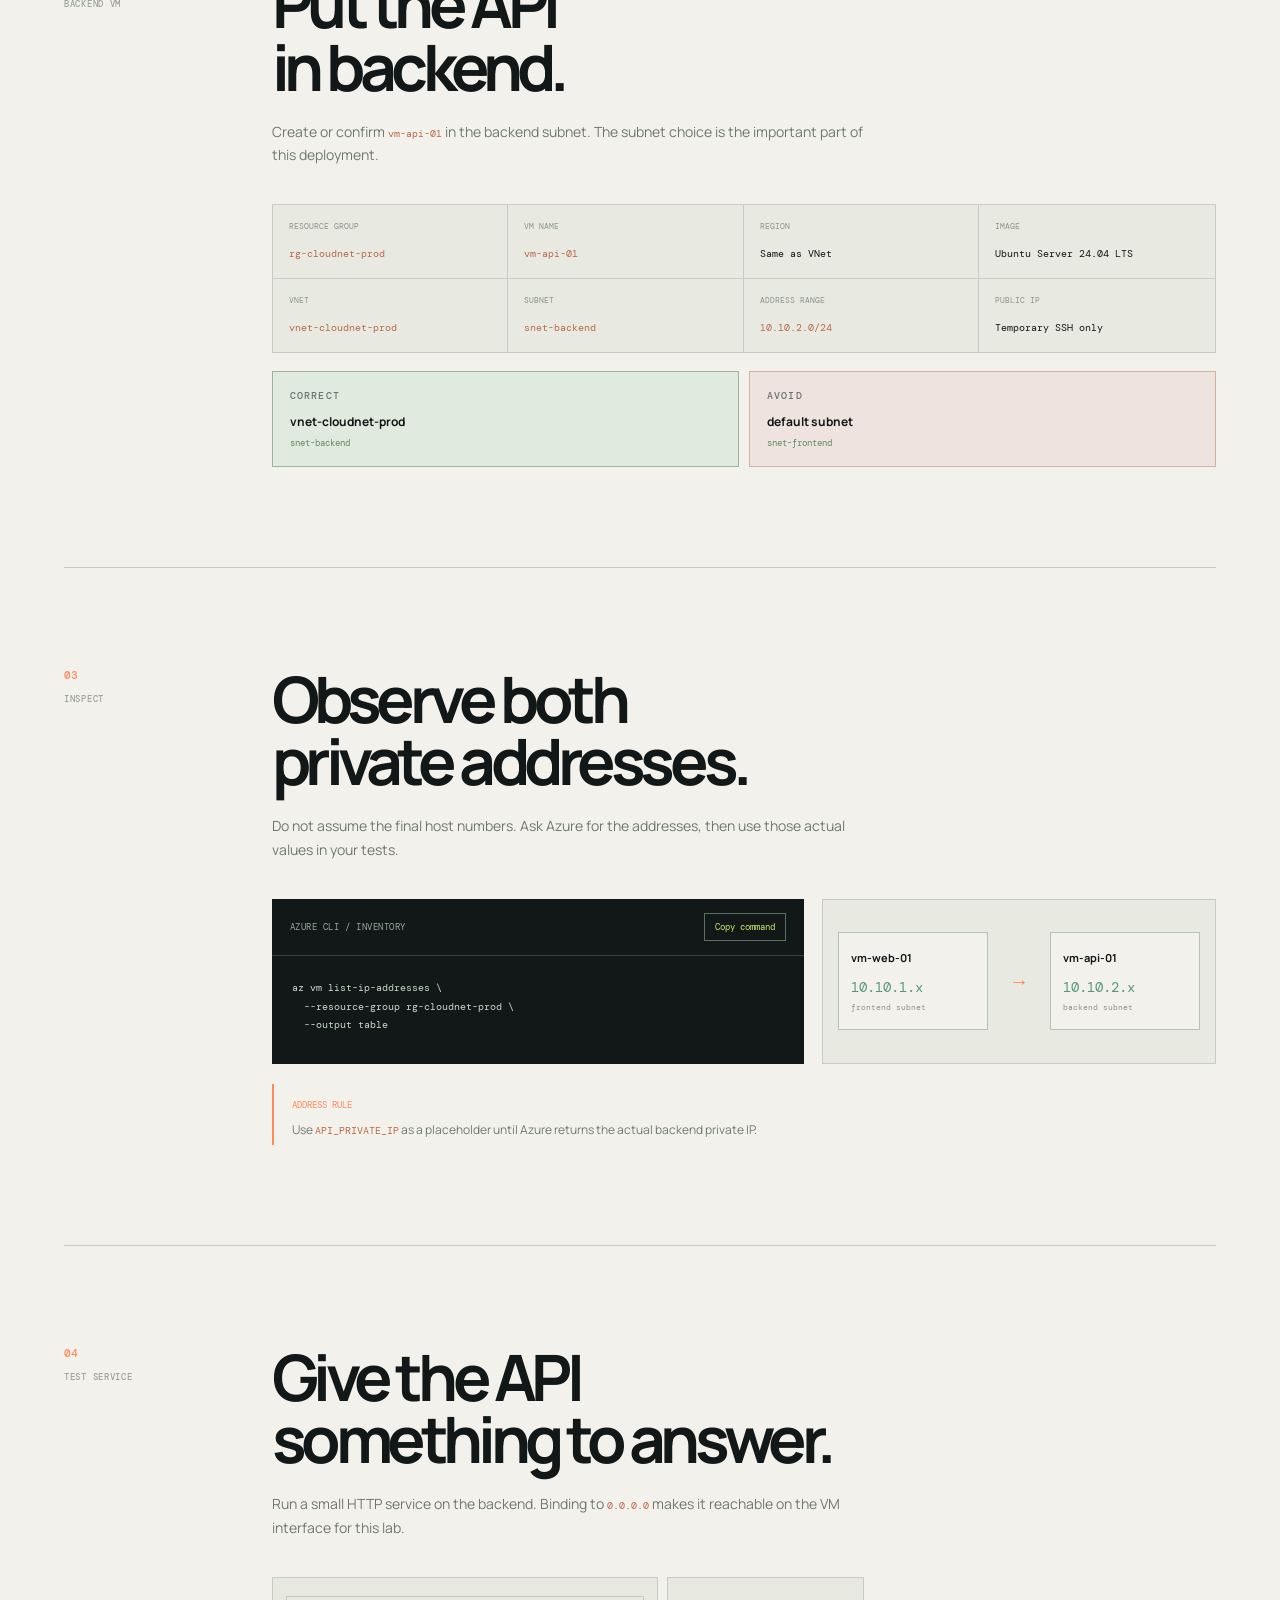
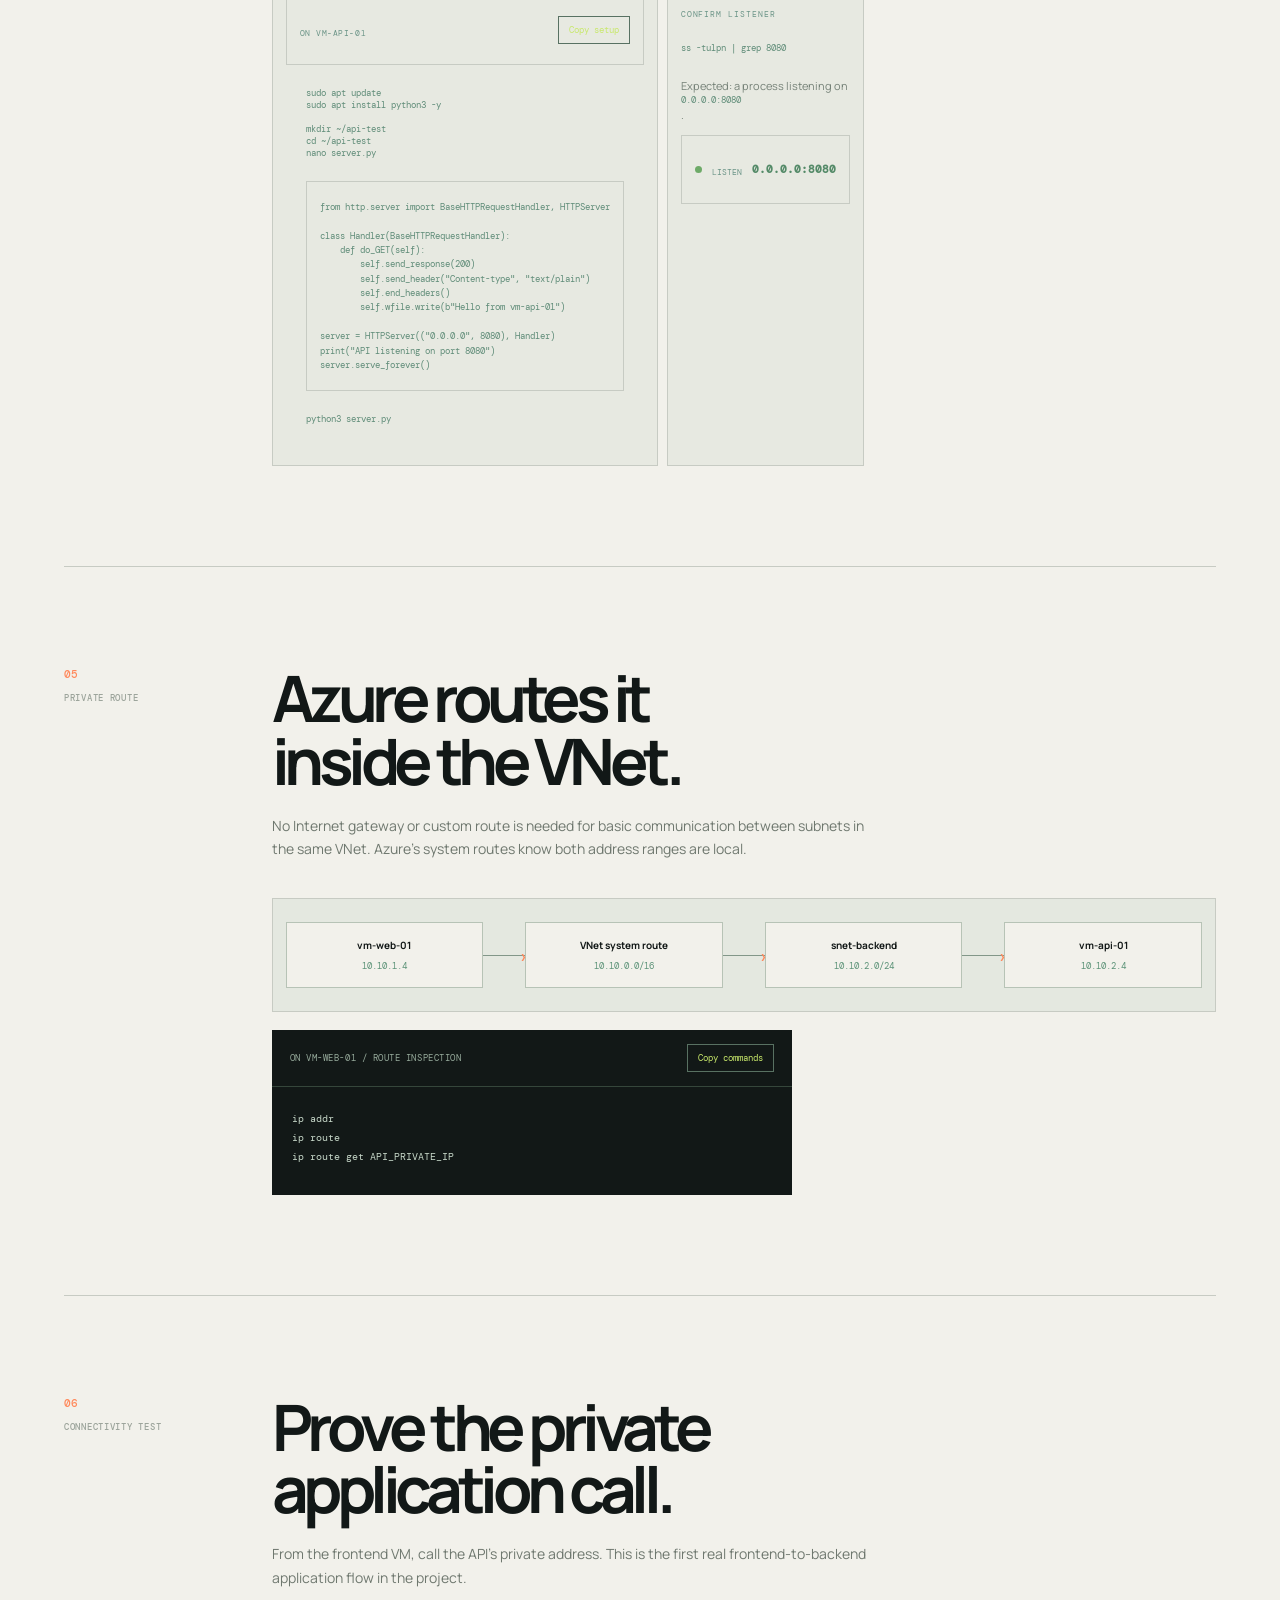
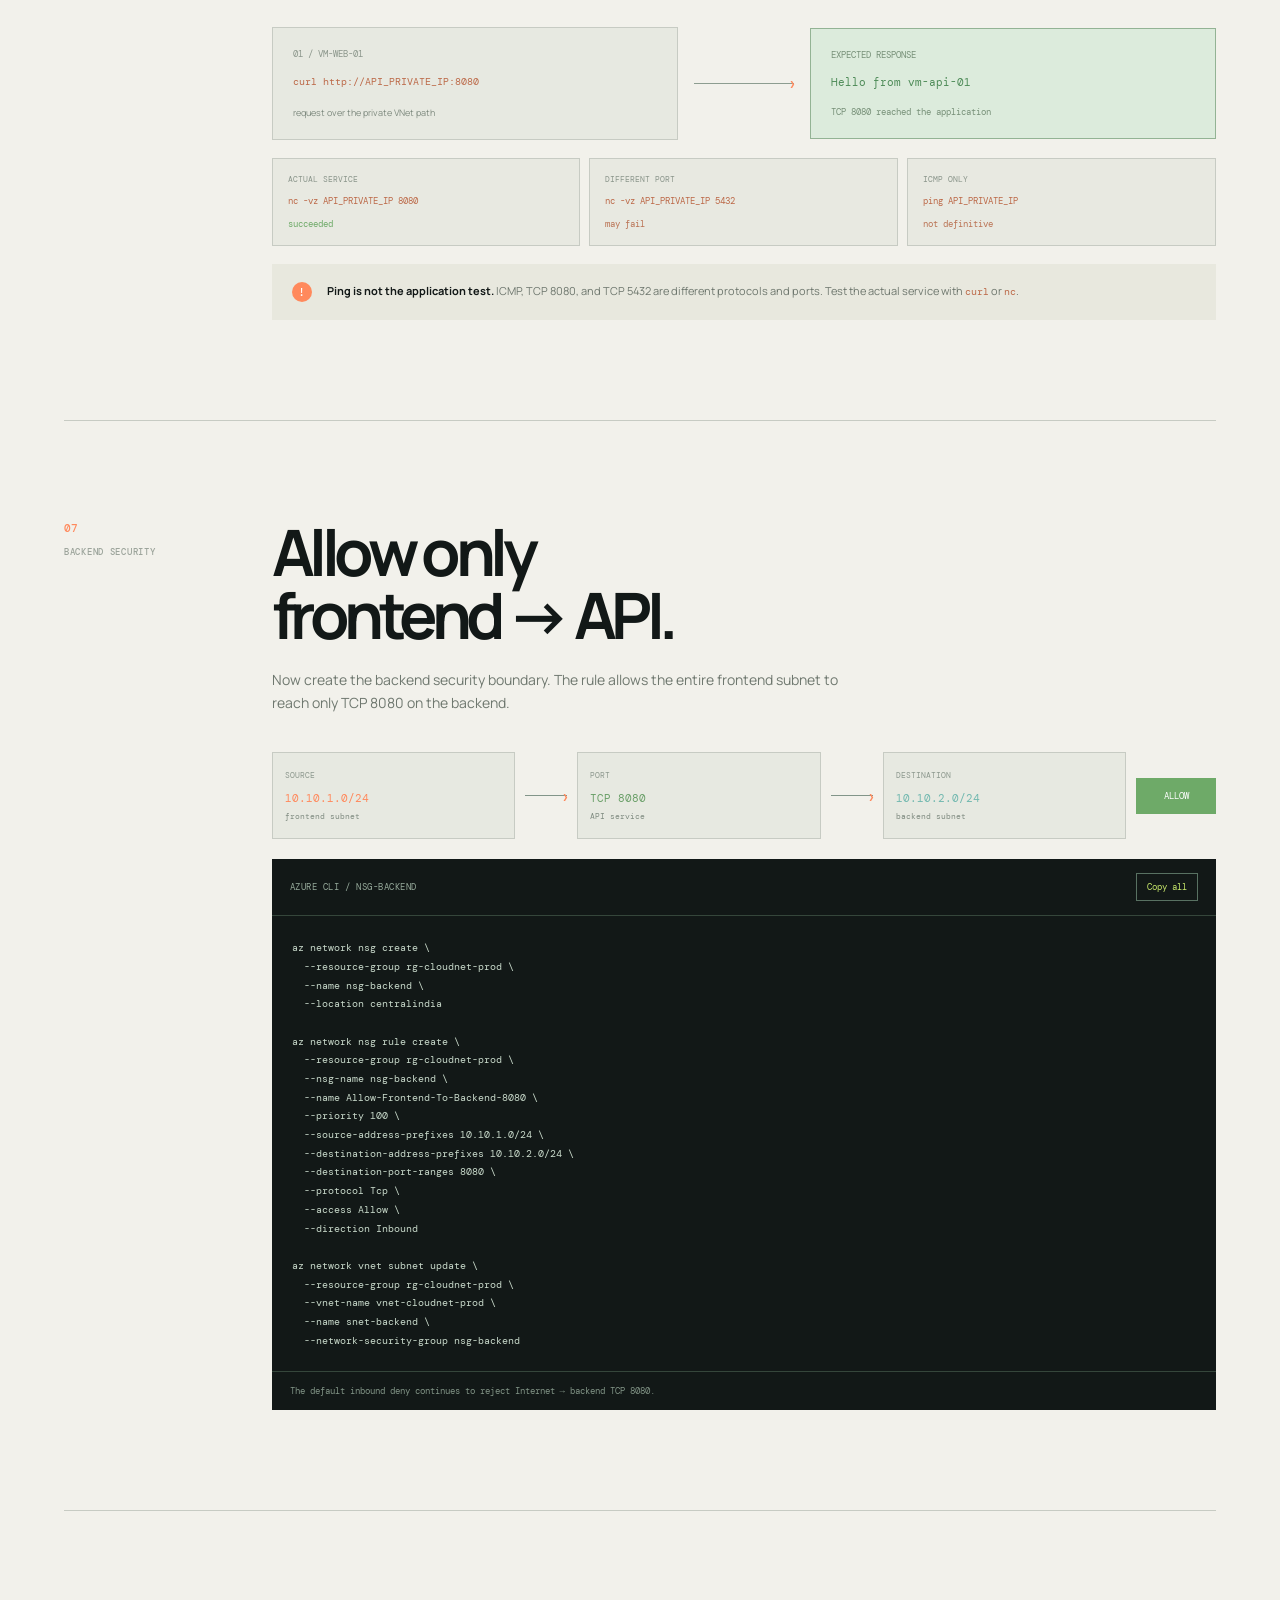
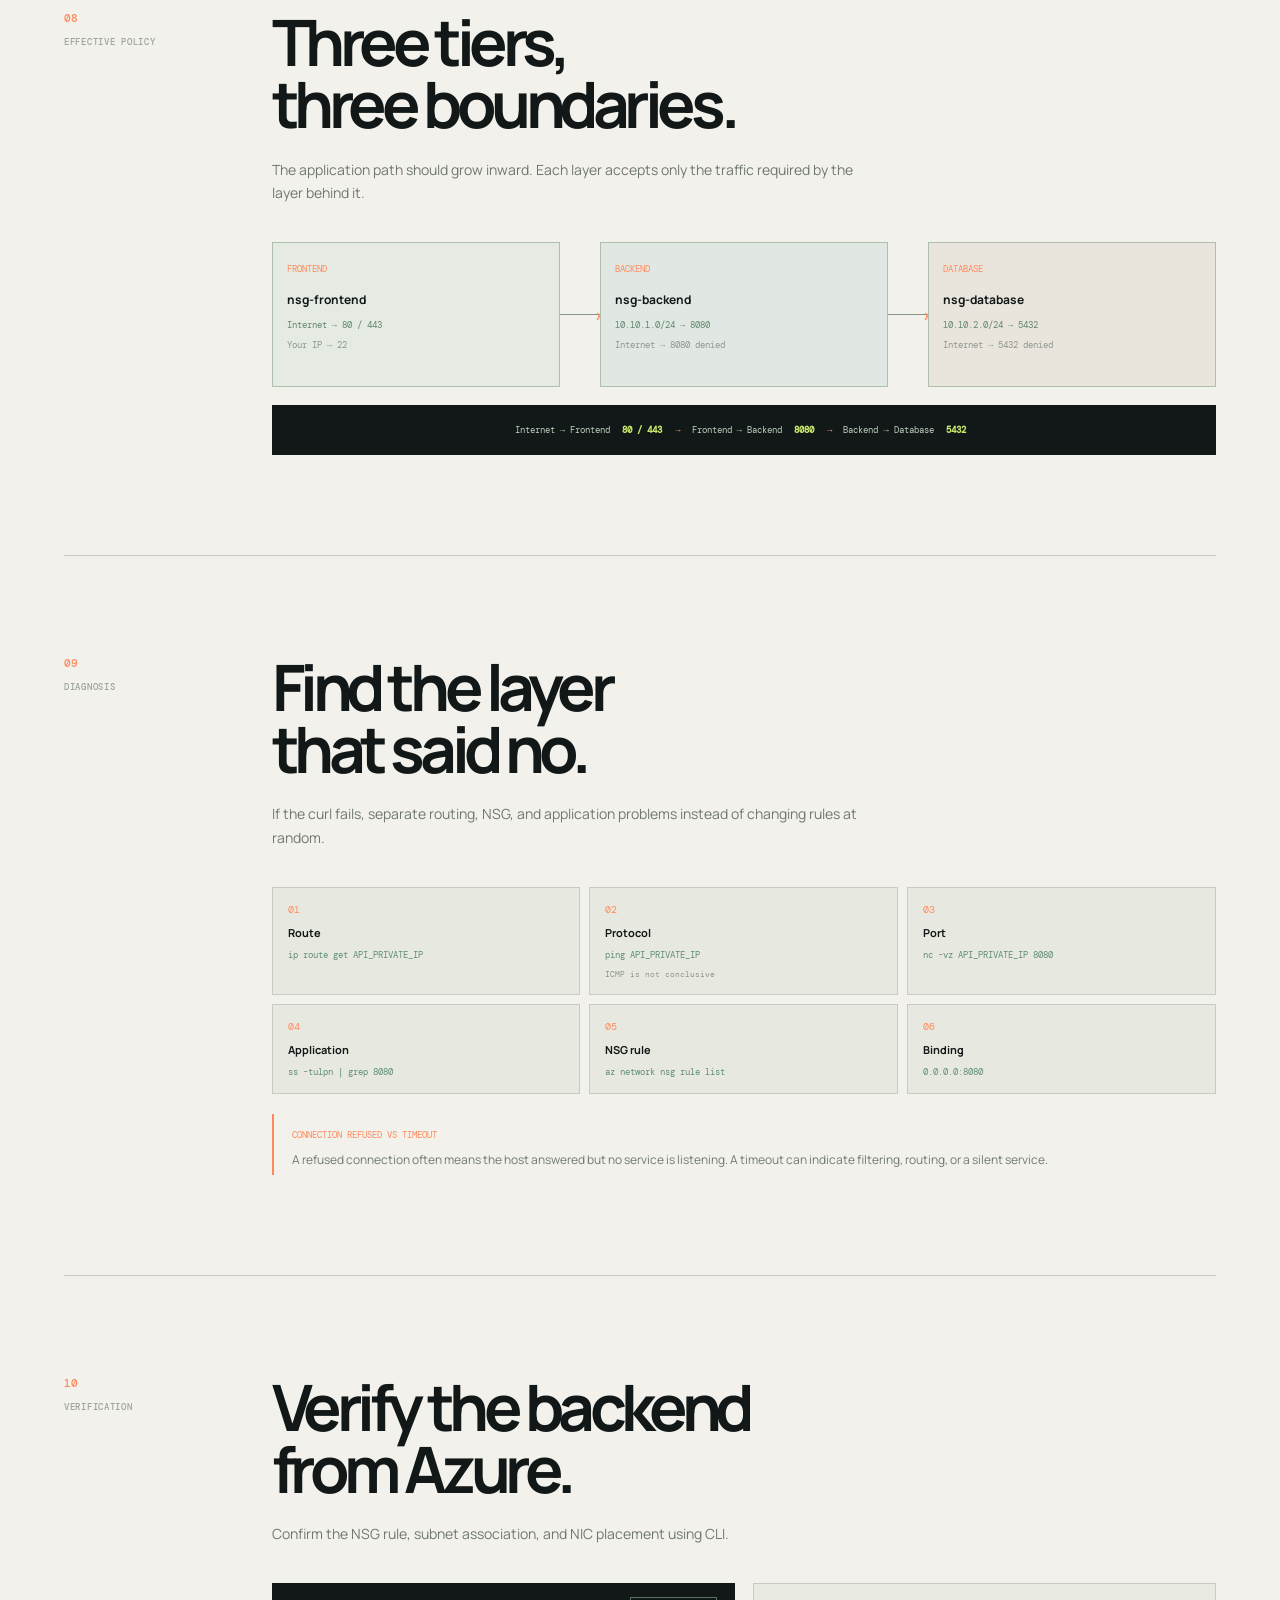
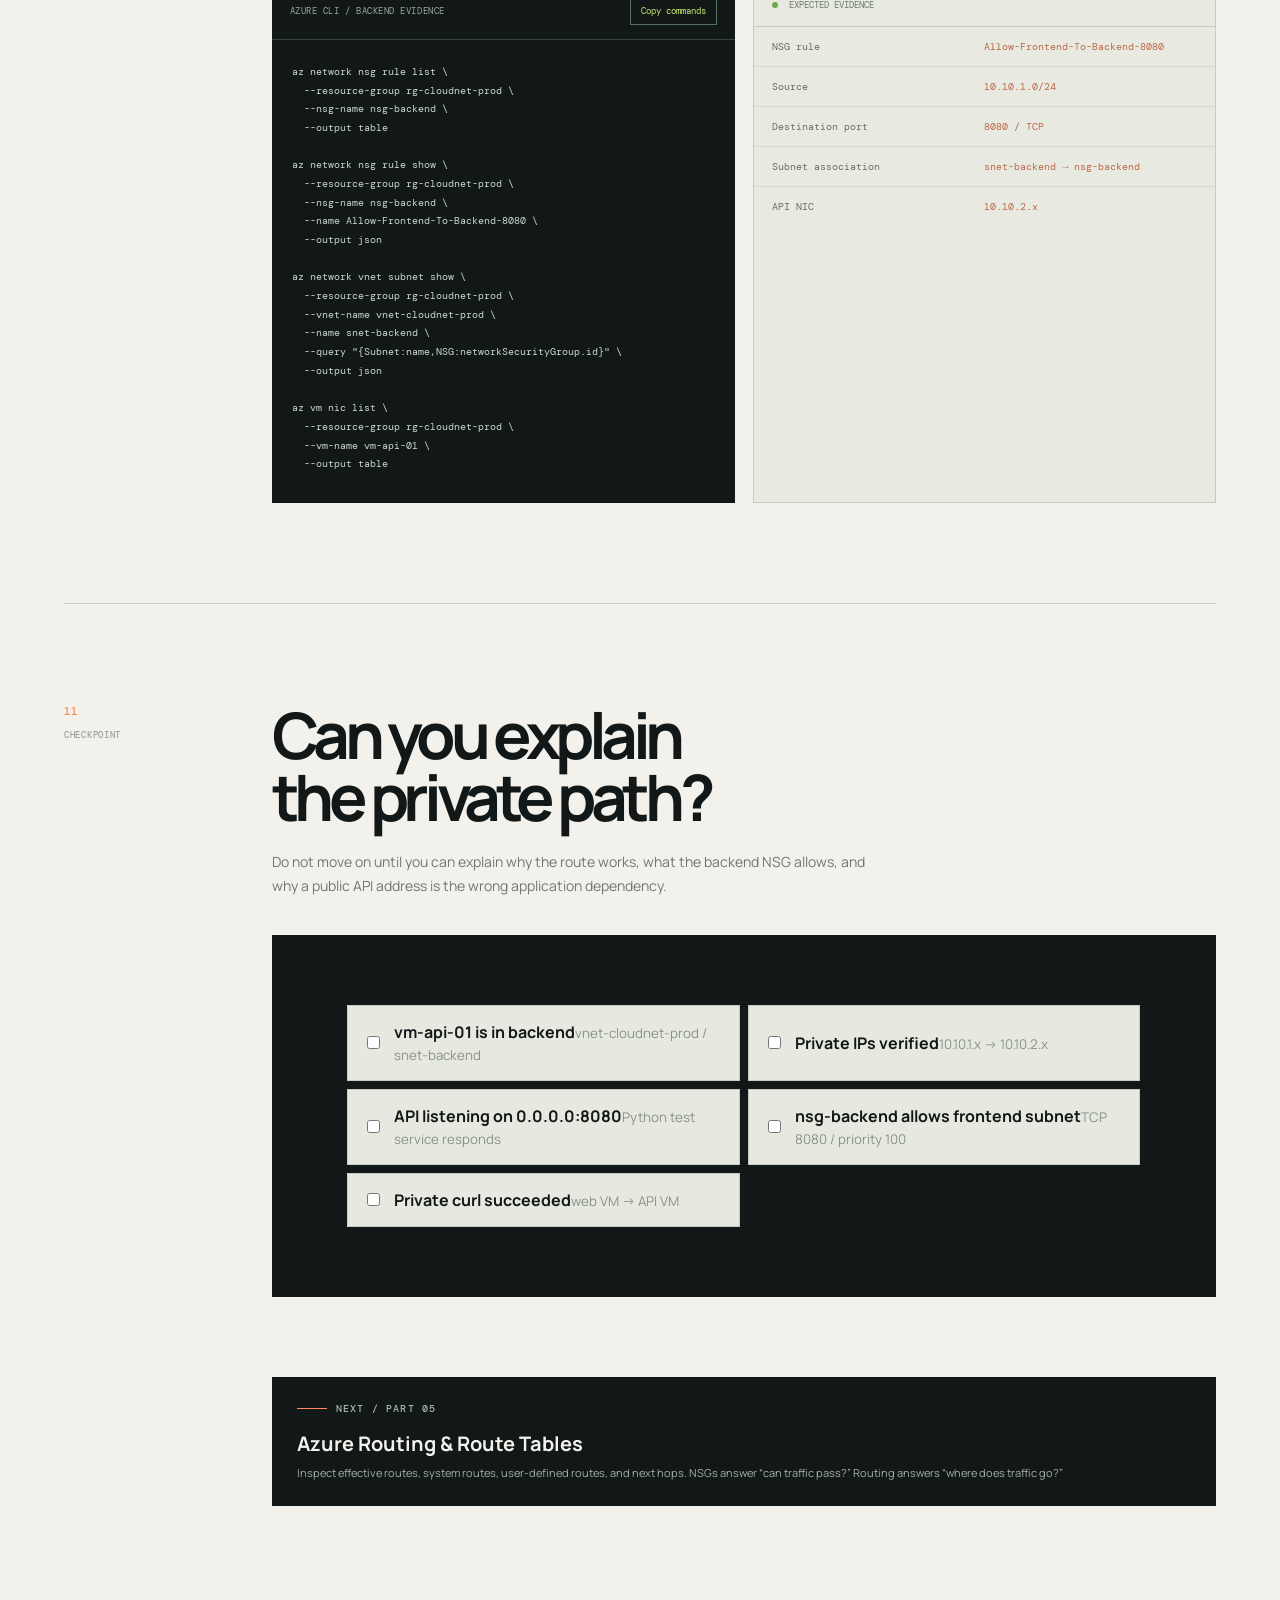
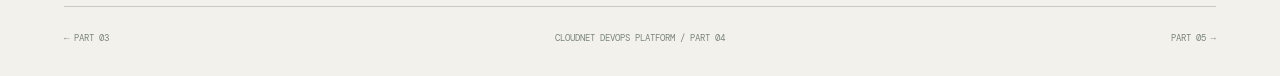
<file: docs/part-04-private-communication.html>
<!doctype html>
<html lang="en">
<head>
  <meta charset="UTF-8">
  <meta name="viewport" content="width=device-width, initial-scale=1.0">
  <meta name="description" content="CloudNet DevOps Platform Part 04: private VM-to-VM communication and backend NSG rules">
  <title>Part 04 / Private Communication | CloudNet</title>
  <link rel="preconnect" href="https://fonts.googleapis.com">
  <link rel="preconnect" href="https://fonts.gstatic.com" crossorigin>
  <link href="https://fonts.googleapis.com/css2?family=DM+Mono:wght@400;500&family=Manrope:wght@400;500;600;700;800&display=swap" rel="stylesheet">
  <link rel="stylesheet" href="../styles.css">
</head>
<body>
  <div class="page-shell">
    <header class="doc-header">
      <a class="brand" href="../index.html" aria-label="Back to CloudNet architecture"><span class="brand-mark"><i></i><i></i><i></i></span><span>cloudnet<span class="orange">.</span></span></a>
      <nav class="header-nav" aria-label="Documentation navigation"><a href="../index.html">Architecture</a><a href="part-01-foundation.html">Part 01</a><a href="part-02-vms.html">Part 02</a><a href="part-03-nsg.html">Part 03</a><a class="active" href="#top">Part 04</a><a href="part-05-routing.html">Part 05</a><span class="status"><b></b> Private traffic lab</span></nav>
    </header>

    <main id="top">
      <section class="doc-hero">
        <div class="hero-copy"><div class="eyebrow"><span></span> Learning path / 04 of 18</div><h1>Keep the<br><em>API private.</em></h1><p>Connect the frontend and backend over Azure's private VNet path, then restrict TCP 8080 so only the frontend subnet can reach the API.</p><div class="hero-meta"><span>Difficulty <strong>Core</strong></span><span>Scope <strong>Private traffic</strong></span><span>Outcome <strong>nsg-backend</strong></span></div></div>
        <div class="hero-card private-hero-card"><span class="card-label">Part 04 / target state</span><div class="private-hero-stack"><div class="hero-vm web">vm-web-01 <small>10.10.1.x</small></div><i></i><div class="hero-rule">TCP 8080 <small>10.10.1.0/24 → 10.10.2.0/24</small></div><i></i><div class="hero-vm api">vm-api-01 <small>10.10.2.x</small></div></div><span class="card-foot"><b>04</b> private application path / least privilege</span></div>
      </section>

      <div class="progress"><span class="done"></span><span class="done"></span><span class="done"></span><span class="done"></span><span class="current"></span><small>04 / 18</small></div>

      <section class="content-section" id="target">
        <div class="section-index">01 <span>Target state</span></div>
        <div class="section-body"><h2>One application<br>path, kept private.</h2><p class="lead">The frontend uses the backend's private IP. Public IPs may exist temporarily for SSH during the lab, but application traffic stays inside <code>vnet-cloudnet-prod</code>.</p><div class="private-map"><div class="private-endpoint web-endpoint"><span class="layer-label">FRONTEND</span><b>vm-web-01</b><code>10.10.1.x</code><small>snet-frontend / 10.10.1.0/24</small></div><div class="private-route"><span>Azure VNet / private traffic</span><strong>TCP 8080</strong><i></i><i></i><i></i></div><div class="private-endpoint api-endpoint"><span class="layer-label">BACKEND</span><b>vm-api-01</b><code>10.10.2.x</code><small>snet-backend / 10.10.2.0/24</small></div></div><div class="callout green"><span>↗</span><p><strong>No Internet, NAT, or custom route is required.</strong> Both subnets belong to the same VNet, so Azure provides the basic VNet routing automatically.</p></div></div>
      </section>

      <section class="content-section" id="vm">
        <div class="section-index">02 <span>Backend VM</span></div>
        <div class="section-body"><h2>Put the API<br>in backend.</h2><p class="lead">Create or confirm <code>vm-api-01</code> in the backend subnet. The subnet choice is the important part of this deployment.</p><div class="value-grid private-values"><div><span>Resource group</span><code>rg-cloudnet-prod</code></div><div><span>VM name</span><code>vm-api-01</code></div><div><span>Region</span><b>Same as VNet</b></div><div><span>Image</span><b>Ubuntu Server 24.04 LTS</b></div><div><span>VNet</span><code>vnet-cloudnet-prod</code></div><div><span>Subnet</span><code>snet-backend</code></div><div><span>Address range</span><code>10.10.2.0/24</code></div><div><span>Public IP</span><b>Temporary SSH only</b></div></div><div class="placement-compare"><div><span class="section-kicker">Correct</span><b>vnet-cloudnet-prod</b><code>snet-backend</code></div><div><span class="section-kicker">Avoid</span><b>default subnet</b><code>snet-frontend</code></div></div></div>
      </section>

      <section class="content-section" id="inspect">
        <div class="section-index">03 <span>Inspect</span></div>
        <div class="section-body"><h2>Observe both<br>private addresses.</h2><p class="lead">Do not assume the final host numbers. Ask Azure for the addresses, then use those actual values in your tests.</p><div class="command-grid"><div class="command-block compact"><div class="command-top"><span>Azure CLI / inventory</span><button class="copy-command" type="button" data-copy="az vm list-ip-addresses --resource-group rg-cloudnet-prod --output table">Copy command</button></div><pre><code>az vm list-ip-addresses \
  --resource-group rg-cloudnet-prod \
  --output table</code></pre></div><div class="ip-observation"><div><span>vm-web-01</span><code>10.10.1.x</code><small>frontend subnet</small></div><div class="ip-arrow">→</div><div><span>vm-api-01</span><code>10.10.2.x</code><small>backend subnet</small></div></div></div><div class="model-note"><span>Address rule</span><p>Use <code>API_PRIVATE_IP</code> as a placeholder until Azure returns the actual backend private IP.</p></div></div>
      </section>

      <section class="content-section" id="service">
        <div class="section-index">04 <span>Test service</span></div>
        <div class="section-body"><h2>Give the API<br>something to answer.</h2><p class="lead">Run a small HTTP service on the backend. Binding to <code>0.0.0.0</code> makes it reachable on the VM interface for this lab.</p><div class="command-grid service-grid"><div class="command-block"><div class="command-top"><span>On vm-api-01</span><button class="copy-command" type="button" data-copy="sudo apt update && sudo apt install python3 -y && mkdir -p ~/api-test && cd ~/api-test && nano server.py && python3 server.py">Copy setup</button></div><pre><code>sudo apt update
sudo apt install python3 -y

mkdir ~/api-test
cd ~/api-test
nano server.py</code></pre><div class="code-inset"><code>from http.server import BaseHTTPRequestHandler, HTTPServer

class Handler(BaseHTTPRequestHandler):
    def do_GET(self):
        self.send_response(200)
        self.send_header("Content-type", "text/plain")
        self.end_headers()
        self.wfile.write(b"Hello from vm-api-01")

server = HTTPServer(("0.0.0.0", 8080), Handler)
print("API listening on port 8080")
server.serve_forever()</code></div><pre><code>python3 server.py</code></pre></div><div class="service-check"><span class="section-kicker">Confirm listener</span><code>ss -tulpn | grep 8080</code><p>Expected: a process listening on <code>0.0.0.0:8080</code>.</p><div class="listening"><i></i><span>LISTEN</span><b>0.0.0.0:8080</b></div></div></div></div>
      </section>

      <section class="content-section" id="routing">
        <div class="section-index">05 <span>Private route</span></div>
        <div class="section-body"><h2>Azure routes it<br>inside the VNet.</h2><p class="lead">No Internet gateway or custom route is needed for basic communication between subnets in the same VNet. Azure's system routes know both address ranges are local.</p><div class="route-layers"><div><span>vm-web-01</span><code>10.10.1.4</code></div><i></i><div><span>VNet system route</span><code>10.10.0.0/16</code></div><i></i><div><span>snet-backend</span><code>10.10.2.0/24</code></div><i></i><div><span>vm-api-01</span><code>10.10.2.4</code></div></div><div class="command-block compact route-command"><div class="command-top"><span>On vm-web-01 / route inspection</span><button class="copy-command" type="button" data-copy="ip addr; ip route; ip route get API_PRIVATE_IP">Copy commands</button></div><pre><code>ip addr
ip route
ip route get API_PRIVATE_IP</code></pre></div></div>
      </section>

      <section class="content-section" id="test">
        <div class="section-index">06 <span>Connectivity test</span></div>
        <div class="section-body"><h2>Prove the private<br>application call.</h2><p class="lead">From the frontend VM, call the API's private address. This is the first real frontend-to-backend application flow in the project.</p><div class="test-flow private-test"><div><span>01 / vm-web-01</span><code>curl http://API_PRIVATE_IP:8080</code><small>request over the private VNet path</small></div><i></i><div class="success-card"><span>Expected response</span><strong>Hello from vm-api-01</strong><small>TCP 8080 reached the application</small></div></div><div class="port-tests"><div><span>Actual service</span><code>nc -vz API_PRIVATE_IP 8080</code><b class="success-text">succeeded</b></div><div><span>Different port</span><code>nc -vz API_PRIVATE_IP 5432</code><b>may fail</b></div><div><span>ICMP only</span><code>ping API_PRIVATE_IP</code><b>not definitive</b></div></div><div class="callout"><span>!</span><p><strong>Ping is not the application test.</strong> ICMP, TCP 8080, and TCP 5432 are different protocols and ports. Test the actual service with <code>curl</code> or <code>nc</code>.</p></div></div>
      </section>

      <section class="content-section" id="backend-nsg">
        <div class="section-index">07 <span>Backend security</span></div>
        <div class="section-body"><h2>Allow only<br>frontend → API.</h2><p class="lead">Now create the backend security boundary. The rule allows the entire frontend subnet to reach only TCP 8080 on the backend.</p><div class="backend-rule"><div class="rule-token source"><span>Source</span><b>10.10.1.0/24</b><small>frontend subnet</small></div><i></i><div class="rule-token port"><span>Port</span><b>TCP 8080</b><small>API service</small></div><i></i><div class="rule-token destination"><span>Destination</span><b>10.10.2.0/24</b><small>backend subnet</small></div><strong>ALLOW</strong></div><div class="command-block"><div class="command-top"><span>Azure CLI / nsg-backend</span><button class="copy-all" type="button">Copy all</button></div><pre><code>az network nsg create \
  --resource-group rg-cloudnet-prod \
  --name nsg-backend \
  --location centralindia

az network nsg rule create \
  --resource-group rg-cloudnet-prod \
  --nsg-name nsg-backend \
  --name Allow-Frontend-To-Backend-8080 \
  --priority 100 \
  --source-address-prefixes 10.10.1.0/24 \
  --destination-address-prefixes 10.10.2.0/24 \
  --destination-port-ranges 8080 \
  --protocol Tcp \
  --access Allow \
  --direction Inbound

az network vnet subnet update \
  --resource-group rg-cloudnet-prod \
  --vnet-name vnet-cloudnet-prod \
  --name snet-backend \
  --network-security-group nsg-backend</code></pre><span class="copy-note">The default inbound deny continues to reject Internet → backend TCP 8080.</span></div></div>
      </section>

      <section class="content-section" id="policy">
        <div class="section-index">08 <span>Effective policy</span></div>
        <div class="section-body"><h2>Three tiers,<br>three boundaries.</h2><p class="lead">The application path should grow inward. Each layer accepts only the traffic required by the layer behind it.</p><div class="tier-policy"><div><span>FRONTEND</span><b>nsg-frontend</b><code>Internet → 80 / 443</code><small>Your IP → 22</small></div><i></i><div><span>BACKEND</span><b>nsg-backend</b><code>10.10.1.0/24 → 8080</code><small>Internet → 8080 denied</small></div><i></i><div><span>DATABASE</span><b>nsg-database</b><code>10.10.2.0/24 → 5432</code><small>Internet → 5432 denied</small></div></div><div class="least-privilege">Internet → Frontend <strong>80 / 443</strong><span>→</span> Frontend → Backend <strong>8080</strong><span>→</span> Backend → Database <strong>5432</strong></div></div>
      </section>

      <section class="content-section" id="troubleshoot">
        <div class="section-index">09 <span>Diagnosis</span></div>
        <div class="section-body"><h2>Find the layer<br>that said no.</h2><p class="lead">If the curl fails, separate routing, NSG, and application problems instead of changing rules at random.</p><div class="diagnosis-grid"><div><b>01</b><span>Route</span><code>ip route get API_PRIVATE_IP</code></div><div><b>02</b><span>Protocol</span><code>ping API_PRIVATE_IP</code><small>ICMP is not conclusive</small></div><div><b>03</b><span>Port</span><code>nc -vz API_PRIVATE_IP 8080</code></div><div><b>04</b><span>Application</span><code>ss -tulpn | grep 8080</code></div><div><b>05</b><span>NSG rule</span><code>az network nsg rule list</code></div><div><b>06</b><span>Binding</span><code>0.0.0.0:8080</code></div></div><div class="model-note"><span>Connection refused vs timeout</span><p>A refused connection often means the host answered but no service is listening. A timeout can indicate filtering, routing, or a silent service.</p></div></div>
      </section>

      <section class="content-section" id="verify">
        <div class="section-index">10 <span>Verification</span></div>
        <div class="section-body"><h2>Verify the backend<br>from Azure.</h2><p class="lead">Confirm the NSG rule, subnet association, and NIC placement using CLI.</p><div class="verify-layout"><div class="command-block compact"><div class="command-top"><span>Azure CLI / backend evidence</span><button class="copy-command" type="button" data-copy="az network nsg rule list --resource-group rg-cloudnet-prod --nsg-name nsg-backend --output table; az network nsg rule show --resource-group rg-cloudnet-prod --nsg-name nsg-backend --name Allow-Frontend-To-Backend-8080 --output json; az network vnet subnet show --resource-group rg-cloudnet-prod --vnet-name vnet-cloudnet-prod --name snet-backend --query '{Subnet:name,NSG:networkSecurityGroup.id}' --output json; az vm nic list --resource-group rg-cloudnet-prod --vm-name vm-api-01 --output table">Copy commands</button></div><pre><code>az network nsg rule list \
  --resource-group rg-cloudnet-prod \
  --nsg-name nsg-backend \
  --output table

az network nsg rule show \
  --resource-group rg-cloudnet-prod \
  --nsg-name nsg-backend \
  --name Allow-Frontend-To-Backend-8080 \
  --output json

az network vnet subnet show \
  --resource-group rg-cloudnet-prod \
  --vnet-name vnet-cloudnet-prod \
  --name snet-backend \
  --query "{Subnet:name,NSG:networkSecurityGroup.id}" \
  --output json

az vm nic list \
  --resource-group rg-cloudnet-prod \
  --vm-name vm-api-01 \
  --output table</code></pre></div><div class="result-card"><div class="result-top"><span class="result-dot"></span> Expected evidence</div><div class="result-row"><span>NSG rule</span><code>Allow-Frontend-To-Backend-8080</code></div><div class="result-row"><span>Source</span><code>10.10.1.0/24</code></div><div class="result-row"><span>Destination port</span><code>8080 / TCP</code></div><div class="result-row"><span>Subnet association</span><code>snet-backend → nsg-backend</code></div><div class="result-row"><span>API NIC</span><code>10.10.2.x</code></div></div></div></div>
      </section>

      <section class="content-section" id="complete">
        <div class="section-index">11 <span>Checkpoint</span></div>
        <div class="section-body"><h2>Can you explain<br>the private path?</h2><p class="lead">Do not move on until you can explain why the route works, what the backend NSG allows, and why a public API address is the wrong application dependency.</p><div class="completion checklist-light"><label><input type="checkbox"><span><b>vm-api-01 is in backend</b><small>vnet-cloudnet-prod / snet-backend</small></span></label><label><input type="checkbox"><span><b>Private IPs verified</b><small>10.10.1.x → 10.10.2.x</small></span></label><label><input type="checkbox"><span><b>API listening on 0.0.0.0:8080</b><small>Python test service responds</small></span></label><label><input type="checkbox"><span><b>nsg-backend allows frontend subnet</b><small>TCP 8080 / priority 100</small></span></label><label><input type="checkbox"><span><b>Private curl succeeded</b><small>web VM → API VM</small></span></label></div><div class="next-part"><span class="eyebrow"><span></span> Next / Part 05</span><h3>Azure Routing &amp; Route Tables</h3><p>Inspect effective routes, system routes, user-defined routes, and next hops. NSGs answer “can traffic pass?” Routing answers “where does traffic go?”</p></div></div>
      </section>
    </main>

    <footer class="doc-footer"><a href="part-03-nsg.html">← Part 03</a><span>CloudNet DevOps Platform / Part 04</span><a href="part-05-routing.html">Part 05 →</a></footer>
  </div>
  <script src="part-04.js"></script>
</body>
</html>
</file>
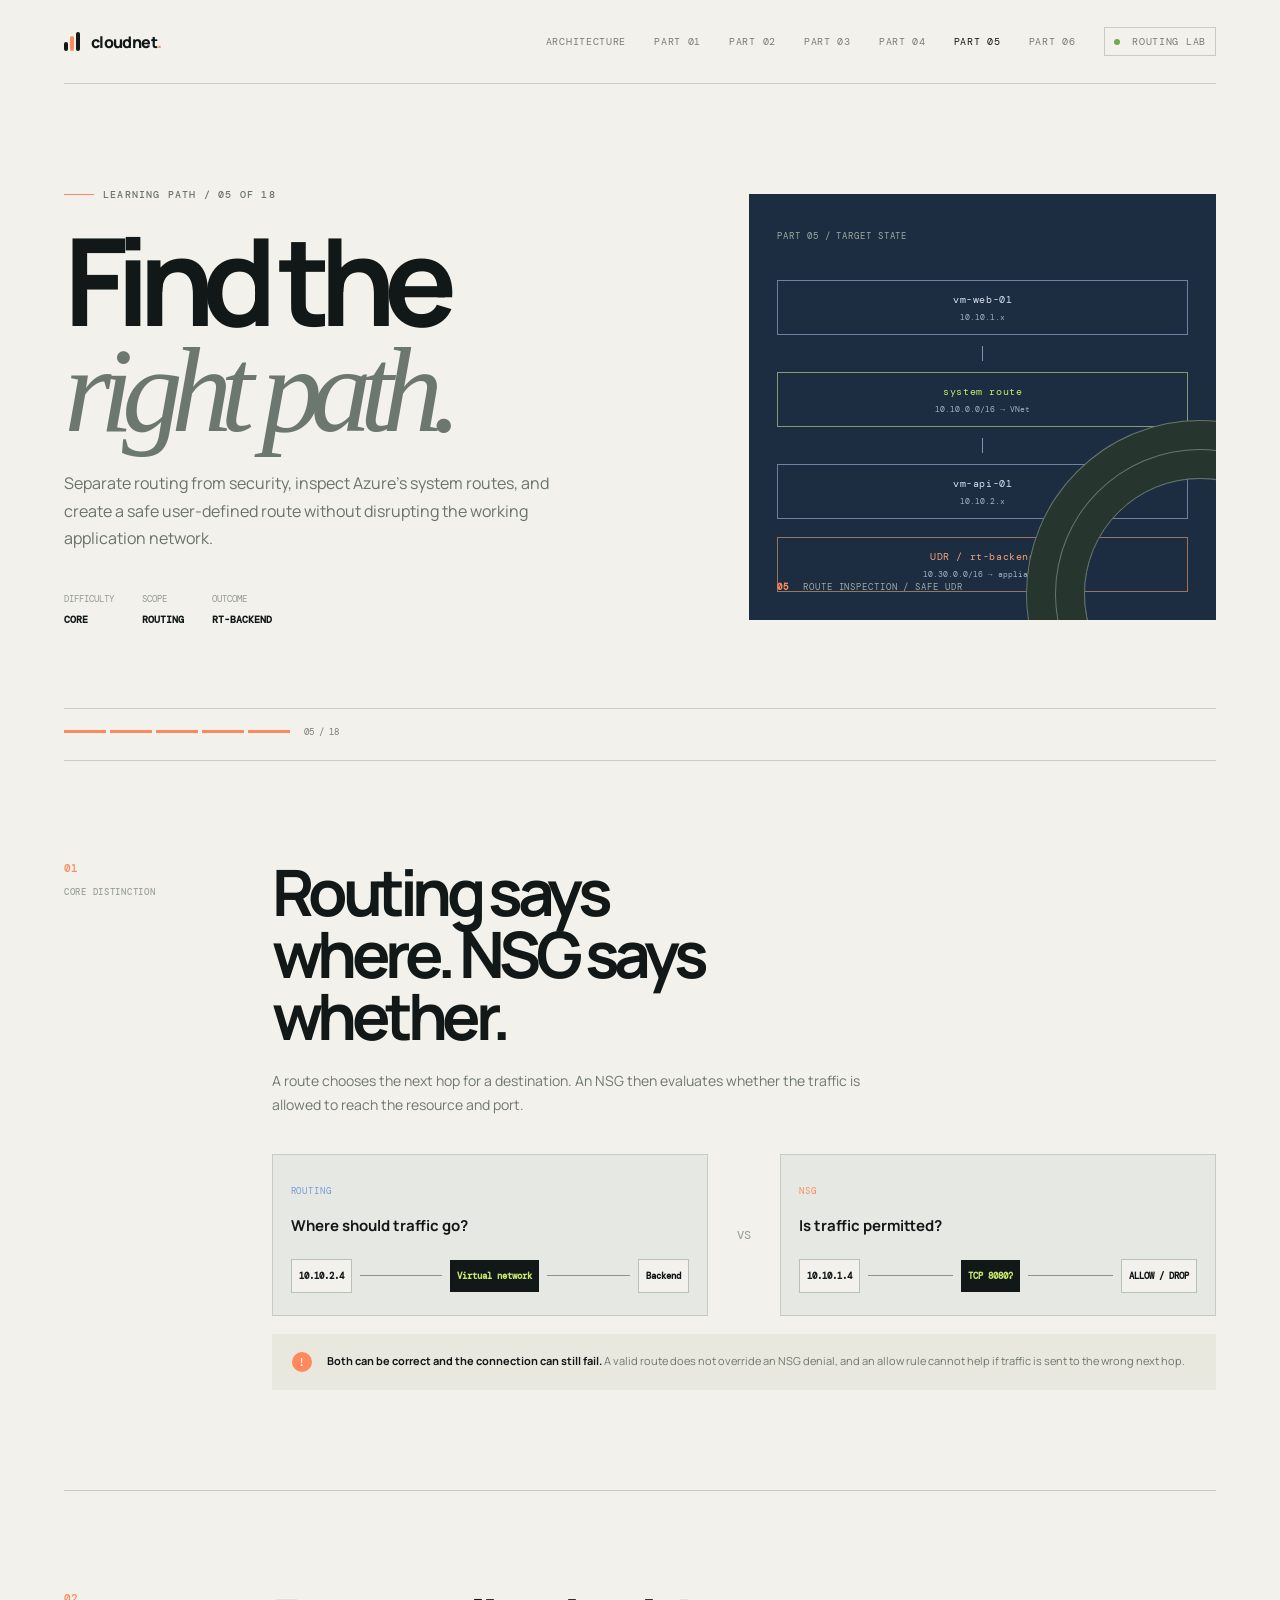
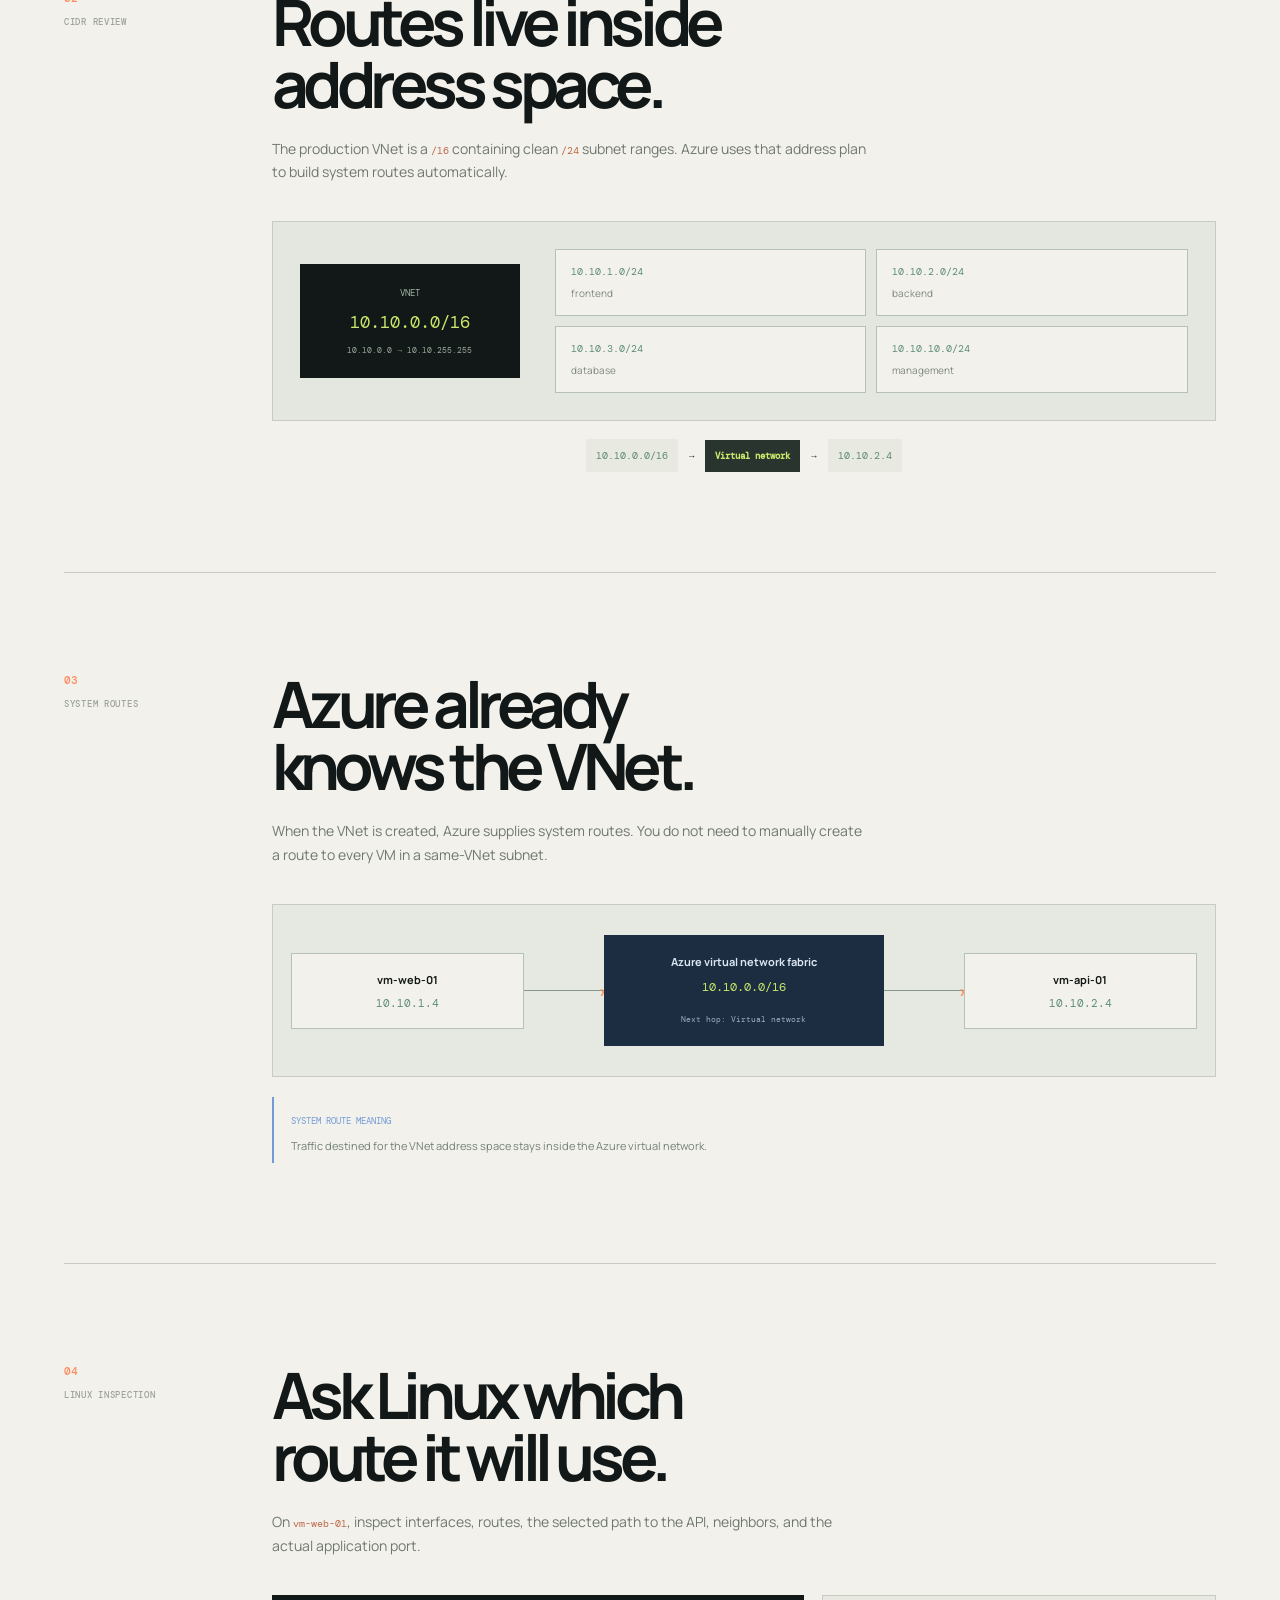
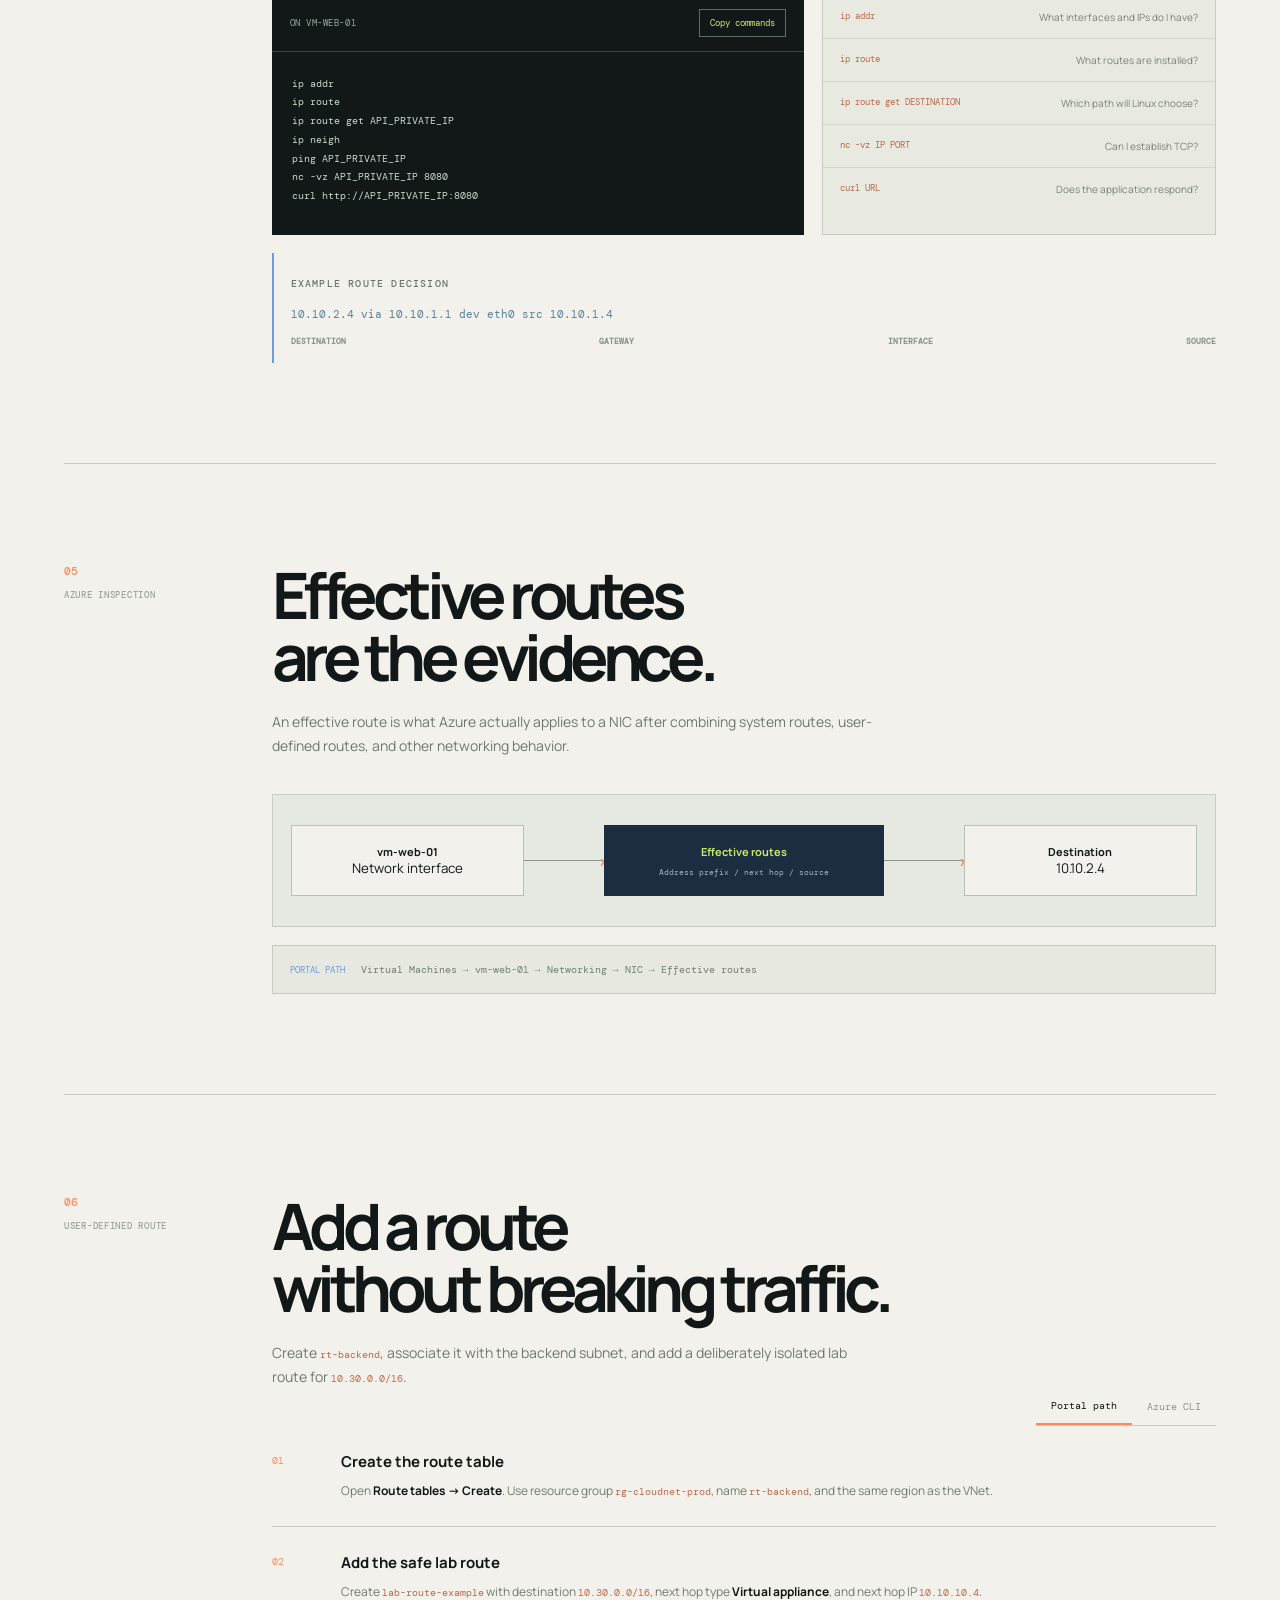
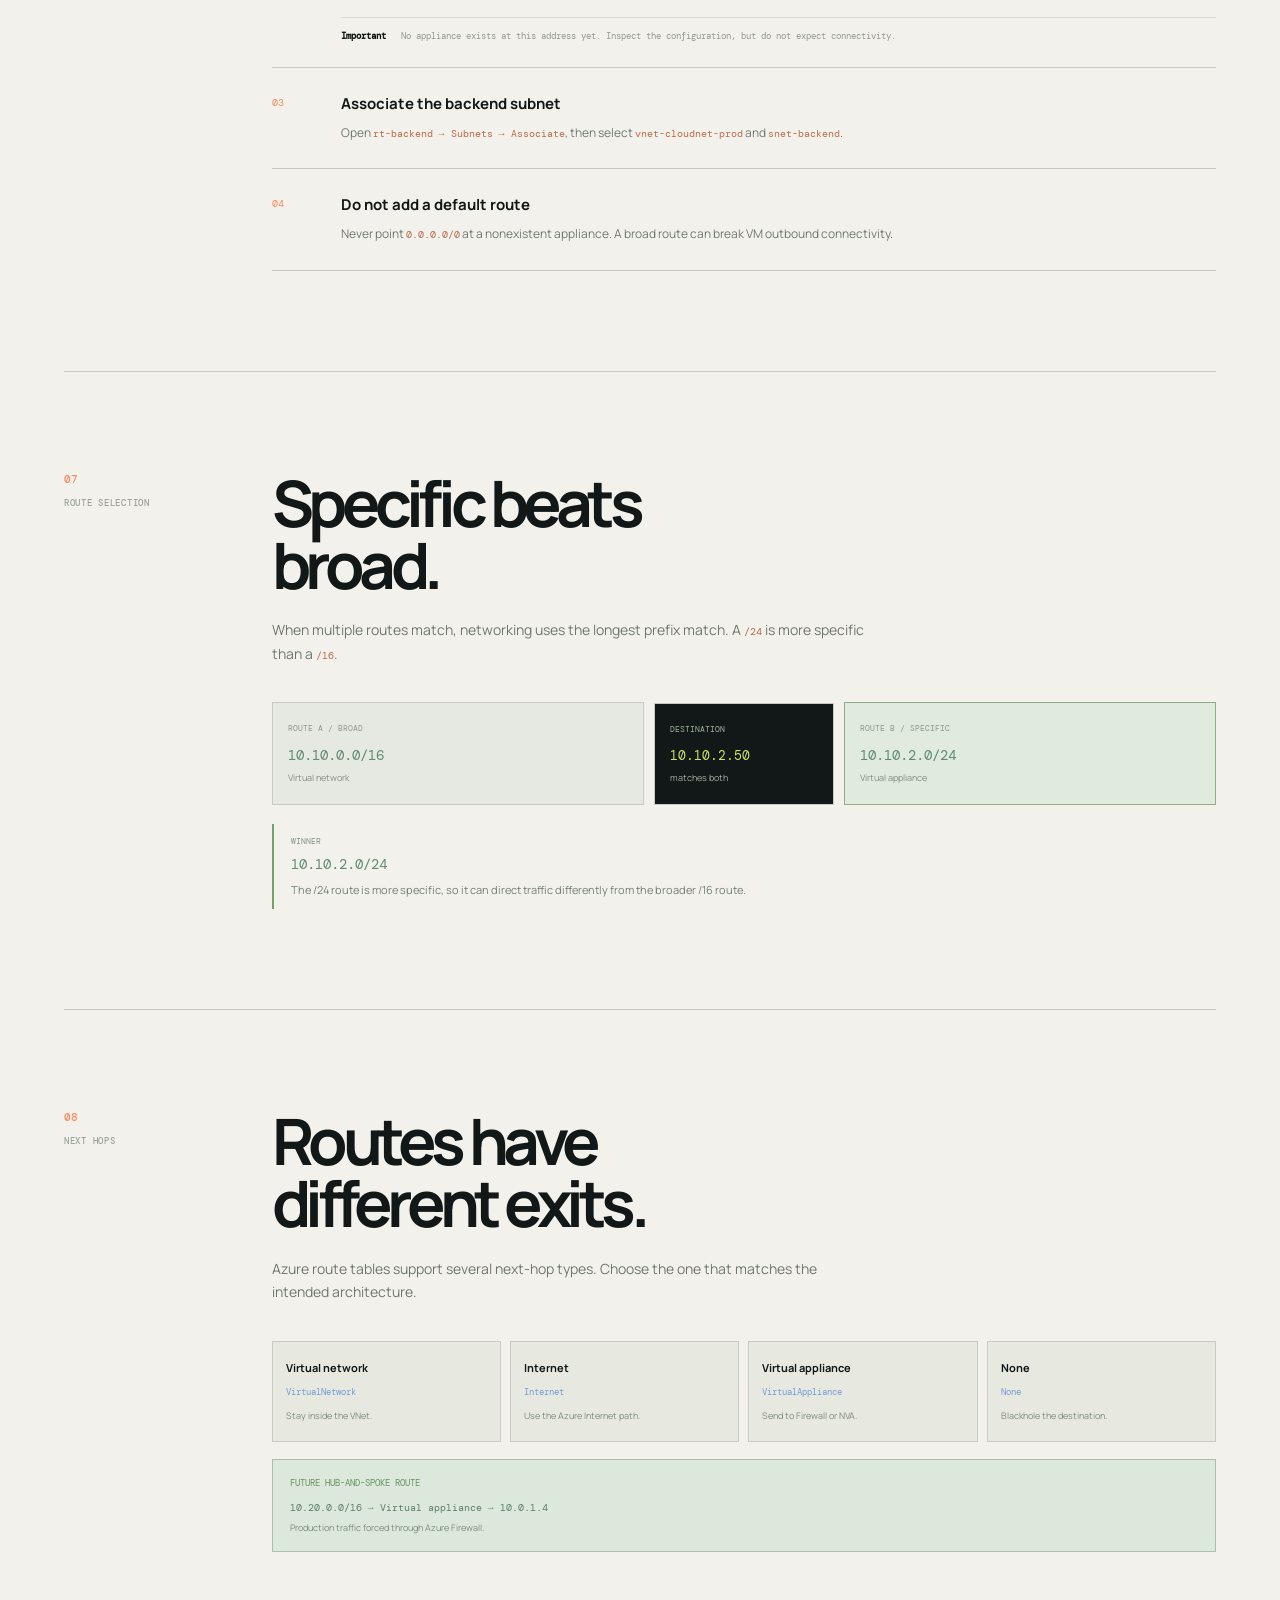
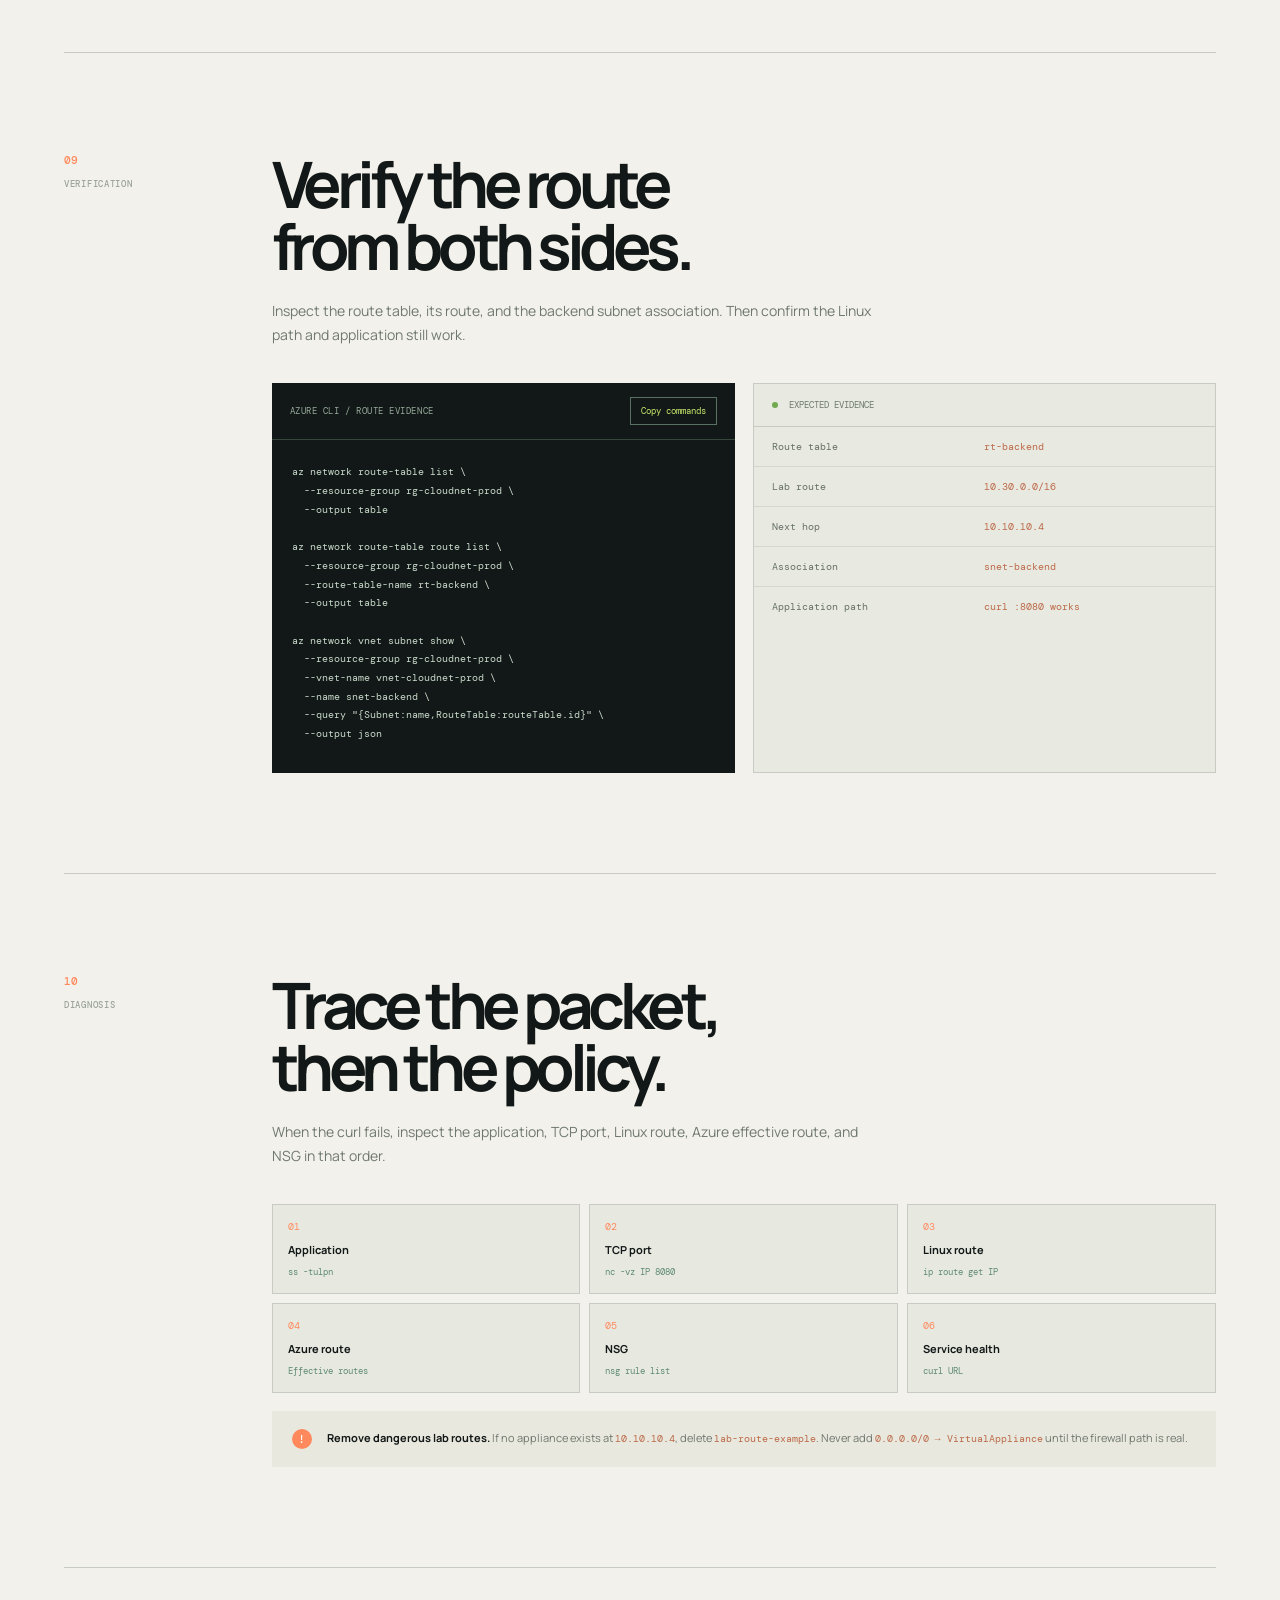
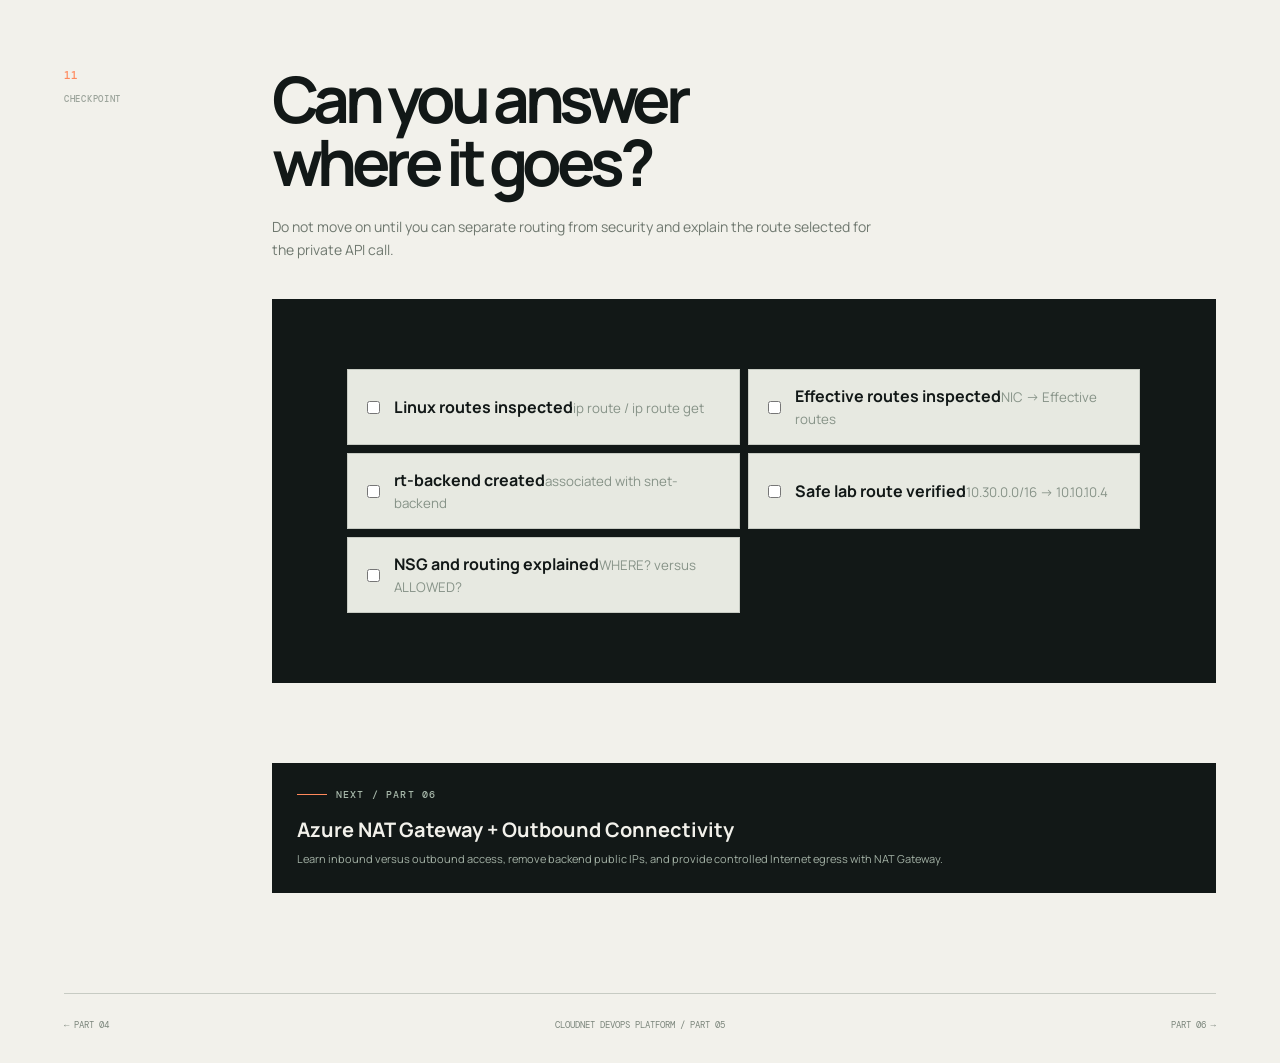
<file: docs/part-05-routing.html>
<!doctype html>
<html lang="en">
<head>
  <meta charset="UTF-8">
  <meta name="viewport" content="width=device-width, initial-scale=1.0">
  <meta name="description" content="CloudNet DevOps Platform Part 05: Azure routing and route tables">
  <title>Part 05 / Routing | CloudNet</title>
  <link rel="preconnect" href="https://fonts.googleapis.com">
  <link rel="preconnect" href="https://fonts.gstatic.com" crossorigin>
  <link href="https://fonts.googleapis.com/css2?family=DM+Mono:wght@400;500&family=Manrope:wght@400;500;600;700;800&display=swap" rel="stylesheet">
  <link rel="stylesheet" href="../styles.css">
</head>
<body>
  <div class="page-shell">
    <header class="doc-header">
      <a class="brand" href="../index.html" aria-label="Back to CloudNet architecture"><span class="brand-mark"><i></i><i></i><i></i></span><span>cloudnet<span class="orange">.</span></span></a>
      <nav class="header-nav" aria-label="Documentation navigation"><a href="../index.html">Architecture</a><a href="part-01-foundation.html">Part 01</a><a href="part-02-vms.html">Part 02</a><a href="part-03-nsg.html">Part 03</a><a href="part-04-private-communication.html">Part 04</a><a class="active" href="#top">Part 05</a><a href="part-06-nat.html">Part 06</a><span class="status"><b></b> Routing lab</span></nav>
    </header>

    <main id="top">
      <section class="doc-hero">
        <div class="hero-copy"><div class="eyebrow"><span></span> Learning path / 05 of 18</div><h1>Find the<br><em>right path.</em></h1><p>Separate routing from security, inspect Azure's system routes, and create a safe user-defined route without disrupting the working application network.</p><div class="hero-meta"><span>Difficulty <strong>Core</strong></span><span>Scope <strong>Routing</strong></span><span>Outcome <strong>rt-backend</strong></span></div></div>
        <div class="hero-card routing-hero-card"><span class="card-label">Part 05 / target state</span><div class="routing-hero-stack"><div>vm-web-01 <small>10.10.1.x</small></div><i></i><div class="route-hero-line">system route <small>10.10.0.0/16 → VNet</small></div><i></i><div>vm-api-01 <small>10.10.2.x</small></div><div class="udr-hero">UDR / rt-backend <small>10.30.0.0/16 → appliance</small></div></div><span class="card-foot"><b>05</b> route inspection / safe UDR</span></div>
      </section>

      <div class="progress"><span class="done"></span><span class="done"></span><span class="done"></span><span class="done"></span><span class="done"></span><small>05 / 18</small></div>

      <section class="content-section" id="distinction">
        <div class="section-index">01 <span>Core distinction</span></div>
        <div class="section-body"><h2>Routing says<br>where. NSG says<br>whether.</h2><p class="lead">A route chooses the next hop for a destination. An NSG then evaluates whether the traffic is allowed to reach the resource and port.</p><div class="routing-vs-nsg"><article class="routing-card"><span>ROUTING</span><h3>Where should traffic go?</h3><div class="route-mini"><b>10.10.2.4</b><i></i><strong>Virtual network</strong><i></i><b>Backend</b></div></article><div class="versus">VS</div><article class="nsg-card"><span>NSG</span><h3>Is traffic permitted?</h3><div class="route-mini"><b>10.10.1.4</b><i></i><strong>TCP 8080?</strong><i></i><b>ALLOW / DROP</b></div></article></div><div class="callout"><span>!</span><p><strong>Both can be correct and the connection can still fail.</strong> A valid route does not override an NSG denial, and an allow rule cannot help if traffic is sent to the wrong next hop.</p></div></div>
      </section>

      <section class="content-section" id="cidr">
        <div class="section-index">02 <span>CIDR review</span></div>
        <div class="section-body"><h2>Routes live inside<br>address space.</h2><p class="lead">The production VNet is a <code>/16</code> containing clean <code>/24</code> subnet ranges. Azure uses that address plan to build system routes automatically.</p><div class="cidr-routing"><div class="cidr-root"><span>VNet</span><b>10.10.0.0/16</b><small>10.10.0.0 → 10.10.255.255</small></div><div class="cidr-children"><div><b>10.10.1.0/24</b><span>frontend</span></div><div><b>10.10.2.0/24</b><span>backend</span></div><div><b>10.10.3.0/24</b><span>database</span></div><div><b>10.10.10.0/24</b><span>management</span></div></div></div><div class="route-equation"><code>10.10.0.0/16</code><span>→</span><strong>Virtual network</strong><span>→</span><code>10.10.2.4</code></div></div>
      </section>

      <section class="content-section" id="system-routes">
        <div class="section-index">03 <span>System routes</span></div>
        <div class="section-body"><h2>Azure already<br>knows the VNet.</h2><p class="lead">When the VNet is created, Azure supplies system routes. You do not need to manually create a route to every VM in a same-VNet subnet.</p><div class="system-route-map"><div><span>vm-web-01</span><code>10.10.1.4</code></div><i></i><div class="system-route-center"><span>Azure virtual network fabric</span><strong>10.10.0.0/16</strong><small>Next hop: Virtual network</small></div><i></i><div><span>vm-api-01</span><code>10.10.2.4</code></div></div><div class="route-meaning"><span>System route meaning</span><p>Traffic destined for the VNet address space stays inside the Azure virtual network.</p></div></div>
      </section>

      <section class="content-section" id="linux">
        <div class="section-index">04 <span>Linux inspection</span></div>
        <div class="section-body"><h2>Ask Linux which<br>route it will use.</h2><p class="lead">On <code>vm-web-01</code>, inspect interfaces, routes, the selected path to the API, neighbors, and the actual application port.</p><div class="command-grid"><div class="command-block compact"><div class="command-top"><span>On vm-web-01</span><button class="copy-command" type="button" data-copy="ip addr; ip route; ip route get API_PRIVATE_IP; ip neigh; ping API_PRIVATE_IP; nc -vz API_PRIVATE_IP 8080; curl http://API_PRIVATE_IP:8080">Copy commands</button></div><pre><code>ip addr
ip route
ip route get API_PRIVATE_IP
ip neigh
ping API_PRIVATE_IP
nc -vz API_PRIVATE_IP 8080
curl http://API_PRIVATE_IP:8080</code></pre></div><div class="command-meaning"><div><code>ip addr</code><span>What interfaces and IPs do I have?</span></div><div><code>ip route</code><span>What routes are installed?</span></div><div><code>ip route get DESTINATION</code><span>Which path will Linux choose?</span></div><div><code>nc -vz IP PORT</code><span>Can I establish TCP?</span></div><div><code>curl URL</code><span>Does the application respond?</span></div></div></div><div class="route-output"><span class="section-kicker">Example route decision</span><code>10.10.2.4 via 10.10.1.1 dev eth0 src 10.10.1.4</code><div><b>destination</b><b>gateway</b><b>interface</b><b>source</b></div></div></div>
      </section>

      <section class="content-section" id="effective">
        <div class="section-index">05 <span>Azure inspection</span></div>
        <div class="section-body"><h2>Effective routes<br>are the evidence.</h2><p class="lead">An effective route is what Azure actually applies to a NIC after combining system routes, user-defined routes, and other networking behavior.</p><div class="effective-flow"><div><span>vm-web-01</span><small>Network interface</small></div><i></i><div class="effective-highlight"><span>Effective routes</span><small>Address prefix / next hop / source</small></div><i></i><div><span>Destination</span><small>10.10.2.4</small></div></div><div class="portal-steps"><span>Portal path</span><b>Virtual Machines → vm-web-01 → Networking → NIC → Effective routes</b></div></div>
      </section>

      <section class="content-section" id="udr">
        <div class="section-index">06 <span>User-defined route</span></div>
        <div class="section-body"><div class="build-heading"><div><h2>Add a route<br>without breaking traffic.</h2><p class="lead">Create <code>rt-backend</code>, associate it with the backend subnet, and add a deliberately isolated lab route for <code>10.30.0.0/16</code>.</p></div><div class="tabs" role="tablist"><button class="tab active" data-tab="portal" role="tab">Portal path</button><button class="tab" data-tab="cli" role="tab">Azure CLI</button></div></div><div class="tab-panel active" data-panel="portal"><ol class="steps"><li><span>01</span><div><h3>Create the route table</h3><p>Open <b>Route tables → Create</b>. Use resource group <code>rg-cloudnet-prod</code>, name <code>rt-backend</code>, and the same region as the VNet.</p></div></li><li><span>02</span><div><h3>Add the safe lab route</h3><p>Create <code>lab-route-example</code> with destination <code>10.30.0.0/16</code>, next hop type <b>Virtual appliance</b>, and next hop IP <code>10.10.10.4</code>.</p><div class="step-detail"><b>Important</b><span>No appliance exists at this address yet. Inspect the configuration, but do not expect connectivity.</span></div></div></li><li><span>03</span><div><h3>Associate the backend subnet</h3><p>Open <code>rt-backend → Subnets → Associate</code>, then select <code>vnet-cloudnet-prod</code> and <code>snet-backend</code>.</p></div></li><li><span>04</span><div><h3>Do not add a default route</h3><p>Never point <code>0.0.0.0/0</code> at a nonexistent appliance. A broad route can break VM outbound connectivity.</p></div></li></ol></div><div class="tab-panel" data-panel="cli"><div class="command-block"><div class="command-top"><span>Azure CLI / rt-backend</span><button class="copy-all" type="button">Copy all</button></div><pre><code>az network route-table create \
  --resource-group rg-cloudnet-prod \
  --name rt-backend \
  --location centralindia

az network route-table route create \
  --resource-group rg-cloudnet-prod \
  --route-table-name rt-backend \
  --name lab-route-example \
  --address-prefix 10.30.0.0/16 \
  --next-hop-type VirtualAppliance \
  --next-hop-ip-address 10.10.10.4

az network vnet subnet update \
  --resource-group rg-cloudnet-prod \
  --vnet-name vnet-cloudnet-prod \
  --name snet-backend \
  --route-table rt-backend</code></pre><span class="copy-note">The lab route demonstrates UDR configuration. Remove it after inspection if you do not need it.</span></div></div></div>
      </section>

      <section class="content-section" id="matching">
        <div class="section-index">07 <span>Route selection</span></div>
        <div class="section-body"><h2>Specific beats<br>broad.</h2><p class="lead">When multiple routes match, networking uses the longest prefix match. A <code>/24</code> is more specific than a <code>/16</code>.</p><div class="prefix-board"><div><span>Route A / broad</span><code>10.10.0.0/16</code><small>Virtual network</small></div><div class="prefix-destination"><span>Destination</span><b>10.10.2.50</b><small>matches both</small></div><div class="specific-route"><span>Route B / specific</span><code>10.10.2.0/24</code><small>Virtual appliance</small></div></div><div class="match-result"><span>Winner</span><strong>10.10.2.0/24</strong><p>The /24 route is more specific, so it can direct traffic differently from the broader /16 route.</p></div></div>
      </section>

      <section class="content-section" id="next-hops">
        <div class="section-index">08 <span>Next hops</span></div>
        <div class="section-body"><h2>Routes have<br>different exits.</h2><p class="lead">Azure route tables support several next-hop types. Choose the one that matches the intended architecture.</p><div class="next-hop-grid"><div><b>Virtual network</b><code>VirtualNetwork</code><small>Stay inside the VNet.</small></div><div><b>Internet</b><code>Internet</code><small>Use the Azure Internet path.</small></div><div><b>Virtual appliance</b><code>VirtualAppliance</code><small>Send to Firewall or NVA.</small></div><div><b>None</b><code>None</code><small>Blackhole the destination.</small></div></div><div class="firewall-route"><span>Future hub-and-spoke route</span><code>10.20.0.0/16 → Virtual appliance → 10.0.1.4</code><small>Production traffic forced through Azure Firewall.</small></div></div>
      </section>

      <section class="content-section" id="verify">
        <div class="section-index">09 <span>Verification</span></div>
        <div class="section-body"><h2>Verify the route<br>from both sides.</h2><p class="lead">Inspect the route table, its route, and the backend subnet association. Then confirm the Linux path and application still work.</p><div class="verify-layout"><div class="command-block compact"><div class="command-top"><span>Azure CLI / route evidence</span><button class="copy-command" type="button" data-copy="az network route-table list --resource-group rg-cloudnet-prod --output table; az network route-table route list --resource-group rg-cloudnet-prod --route-table-name rt-backend --output table; az network vnet subnet show --resource-group rg-cloudnet-prod --vnet-name vnet-cloudnet-prod --name snet-backend --query '{Subnet:name,RouteTable:routeTable.id}' --output json">Copy commands</button></div><pre><code>az network route-table list \
  --resource-group rg-cloudnet-prod \
  --output table

az network route-table route list \
  --resource-group rg-cloudnet-prod \
  --route-table-name rt-backend \
  --output table

az network vnet subnet show \
  --resource-group rg-cloudnet-prod \
  --vnet-name vnet-cloudnet-prod \
  --name snet-backend \
  --query "{Subnet:name,RouteTable:routeTable.id}" \
  --output json</code></pre></div><div class="result-card"><div class="result-top"><span class="result-dot"></span> Expected evidence</div><div class="result-row"><span>Route table</span><code>rt-backend</code></div><div class="result-row"><span>Lab route</span><code>10.30.0.0/16</code></div><div class="result-row"><span>Next hop</span><code>10.10.10.4</code></div><div class="result-row"><span>Association</span><code>snet-backend</code></div><div class="result-row"><span>Application path</span><code>curl :8080 works</code></div></div></div></div>
      </section>

      <section class="content-section" id="troubleshoot">
        <div class="section-index">10 <span>Diagnosis</span></div>
        <div class="section-body"><h2>Trace the packet,<br>then the policy.</h2><p class="lead">When the curl fails, inspect the application, TCP port, Linux route, Azure effective route, and NSG in that order.</p><div class="routing-diagnosis"><div><b>01</b><span>Application</span><code>ss -tulpn</code></div><div><b>02</b><span>TCP port</span><code>nc -vz IP 8080</code></div><div><b>03</b><span>Linux route</span><code>ip route get IP</code></div><div><b>04</b><span>Azure route</span><code>Effective routes</code></div><div><b>05</b><span>NSG</span><code>nsg rule list</code></div><div><b>06</b><span>Service health</span><code>curl URL</code></div></div><div class="callout"><span>!</span><p><strong>Remove dangerous lab routes.</strong> If no appliance exists at <code>10.10.10.4</code>, delete <code>lab-route-example</code>. Never add <code>0.0.0.0/0 → VirtualAppliance</code> until the firewall path is real.</p></div></div>
      </section>

      <section class="content-section" id="complete">
        <div class="section-index">11 <span>Checkpoint</span></div>
        <div class="section-body"><h2>Can you answer<br>where it goes?</h2><p class="lead">Do not move on until you can separate routing from security and explain the route selected for the private API call.</p><div class="completion checklist-light"><label><input type="checkbox"><span><b>Linux routes inspected</b><small>ip route / ip route get</small></span></label><label><input type="checkbox"><span><b>Effective routes inspected</b><small>NIC → Effective routes</small></span></label><label><input type="checkbox"><span><b>rt-backend created</b><small>associated with snet-backend</small></span></label><label><input type="checkbox"><span><b>Safe lab route verified</b><small>10.30.0.0/16 → 10.10.10.4</small></span></label><label><input type="checkbox"><span><b>NSG and routing explained</b><small>WHERE? versus ALLOWED?</small></span></label></div><div class="next-part"><span class="eyebrow"><span></span> Next / Part 06</span><h3>Azure NAT Gateway + Outbound Connectivity</h3><p>Learn inbound versus outbound access, remove backend public IPs, and provide controlled Internet egress with NAT Gateway.</p></div></div>
      </section>
    </main>

    <footer class="doc-footer"><a href="part-04-private-communication.html">← Part 04</a><span>CloudNet DevOps Platform / Part 05</span><a href="part-06-nat.html">Part 06 →</a></footer>
  </div>
  <script src="part-05.js"></script>
</body>
</html>
</file>
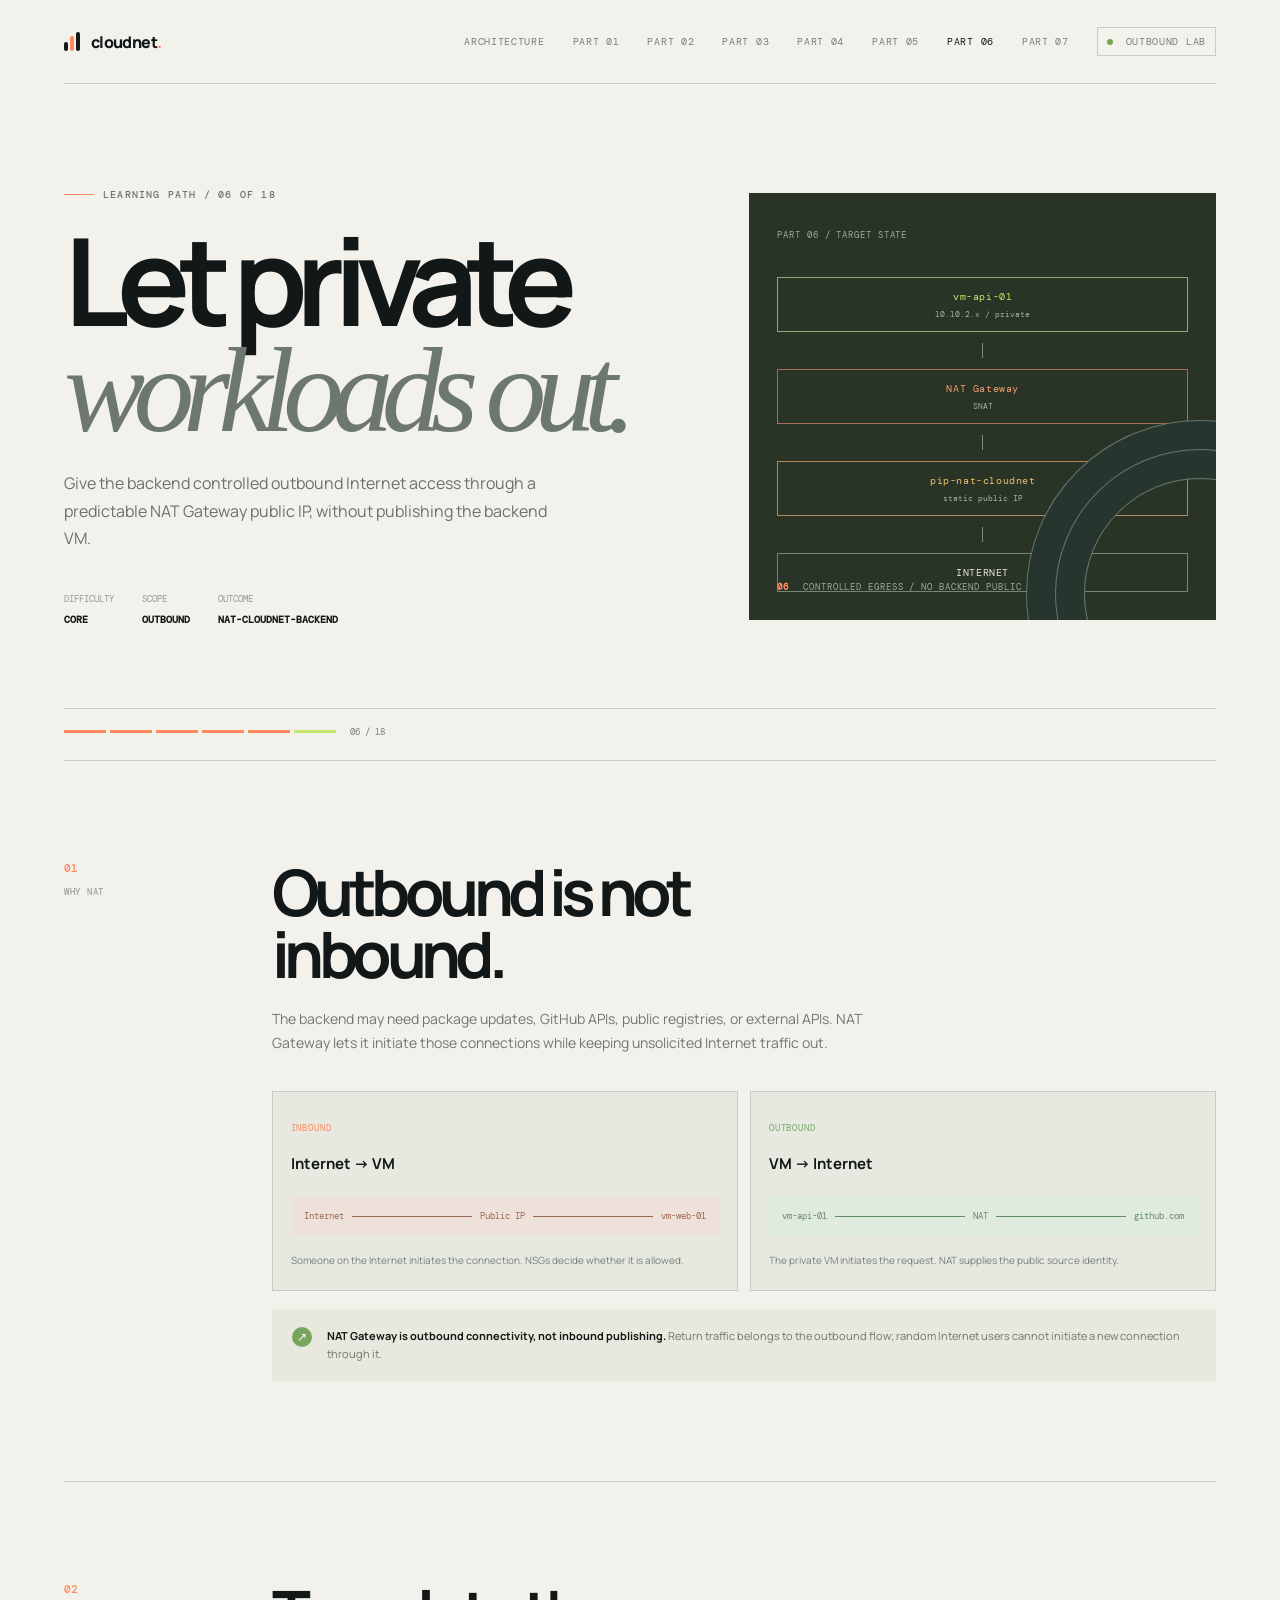
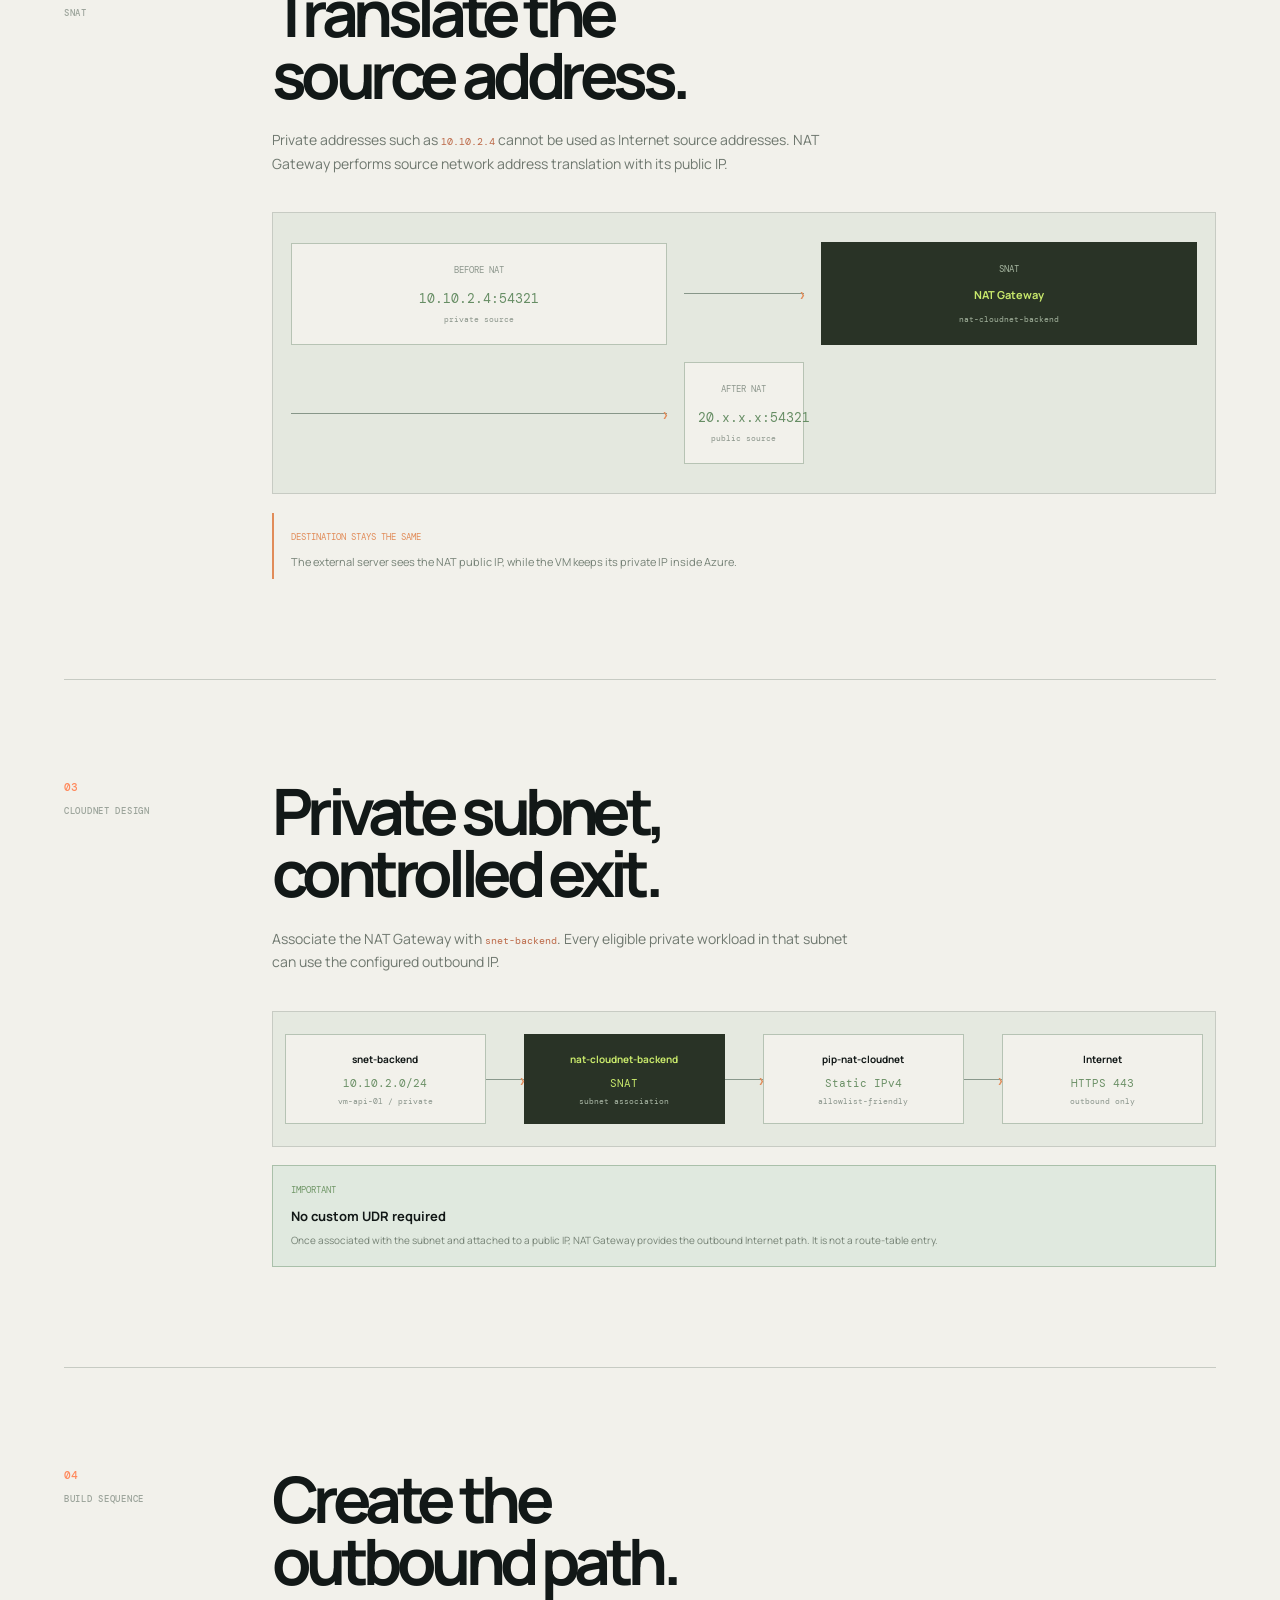
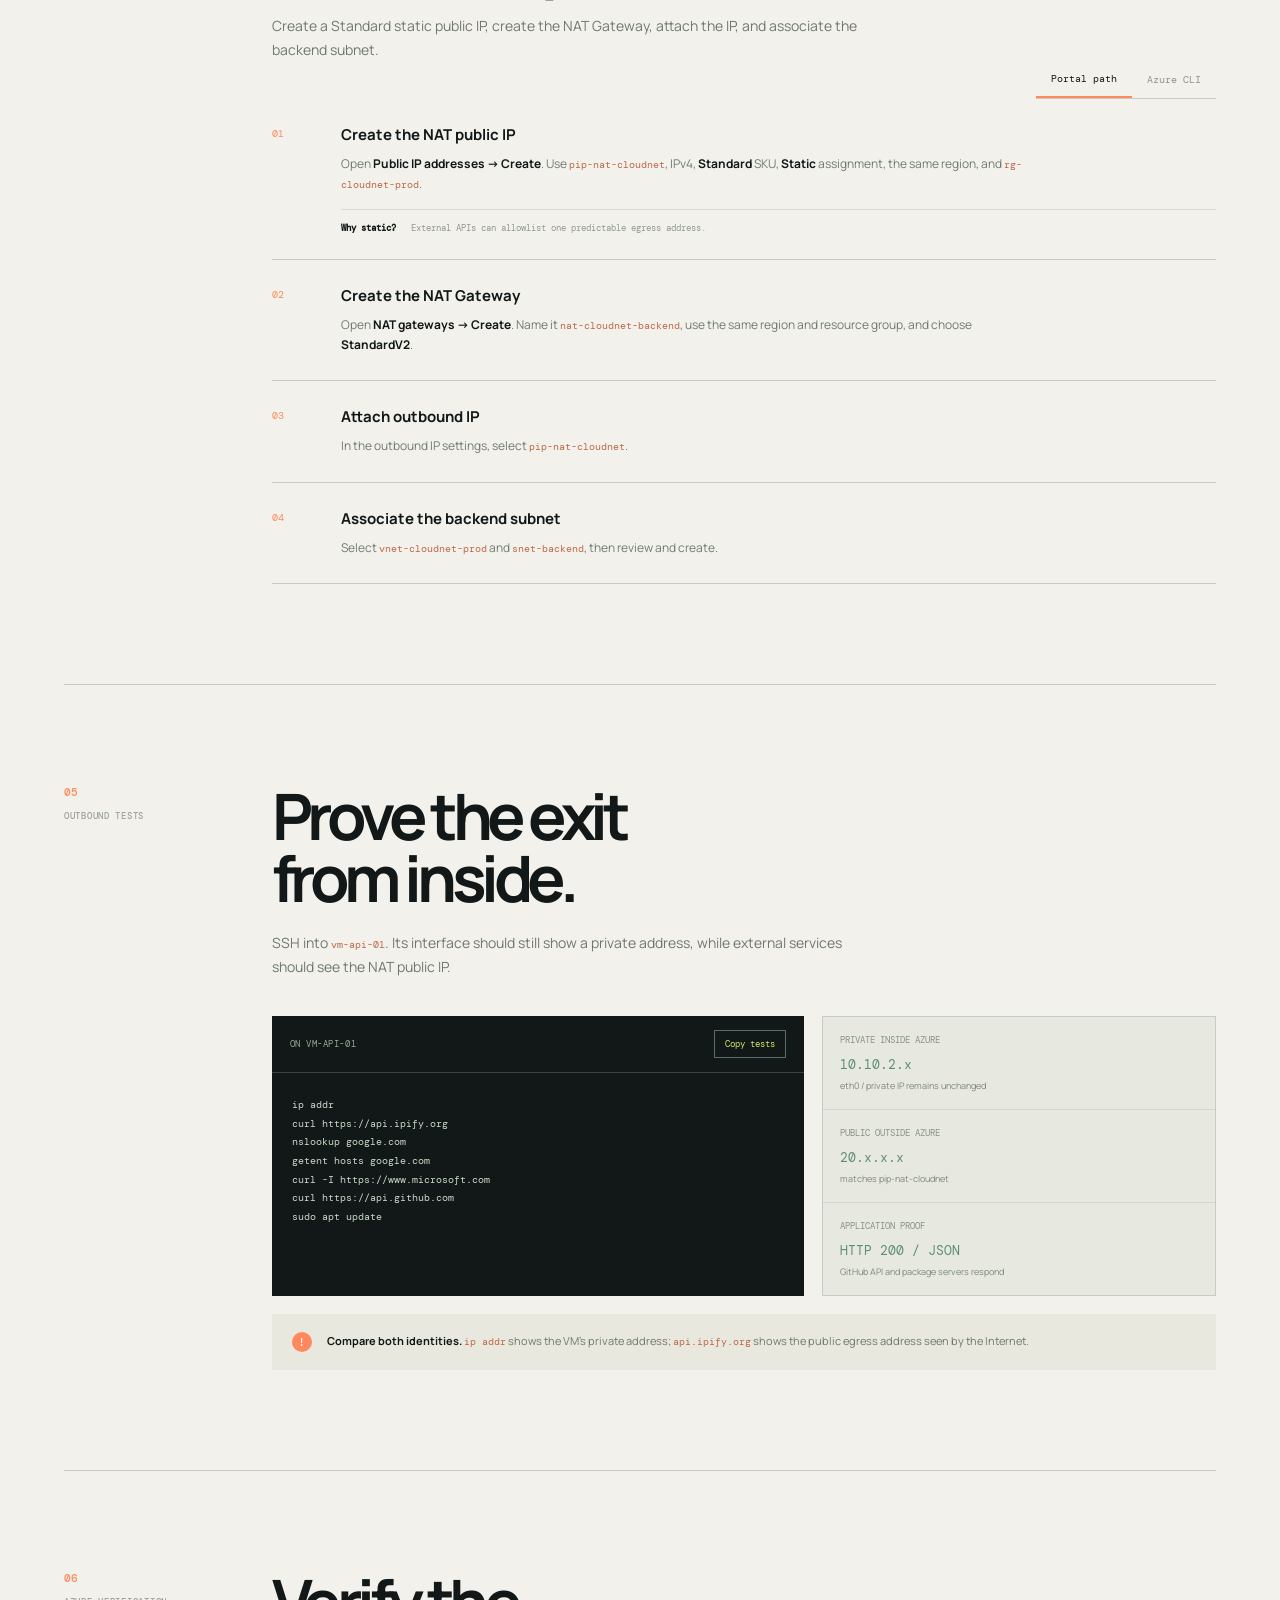
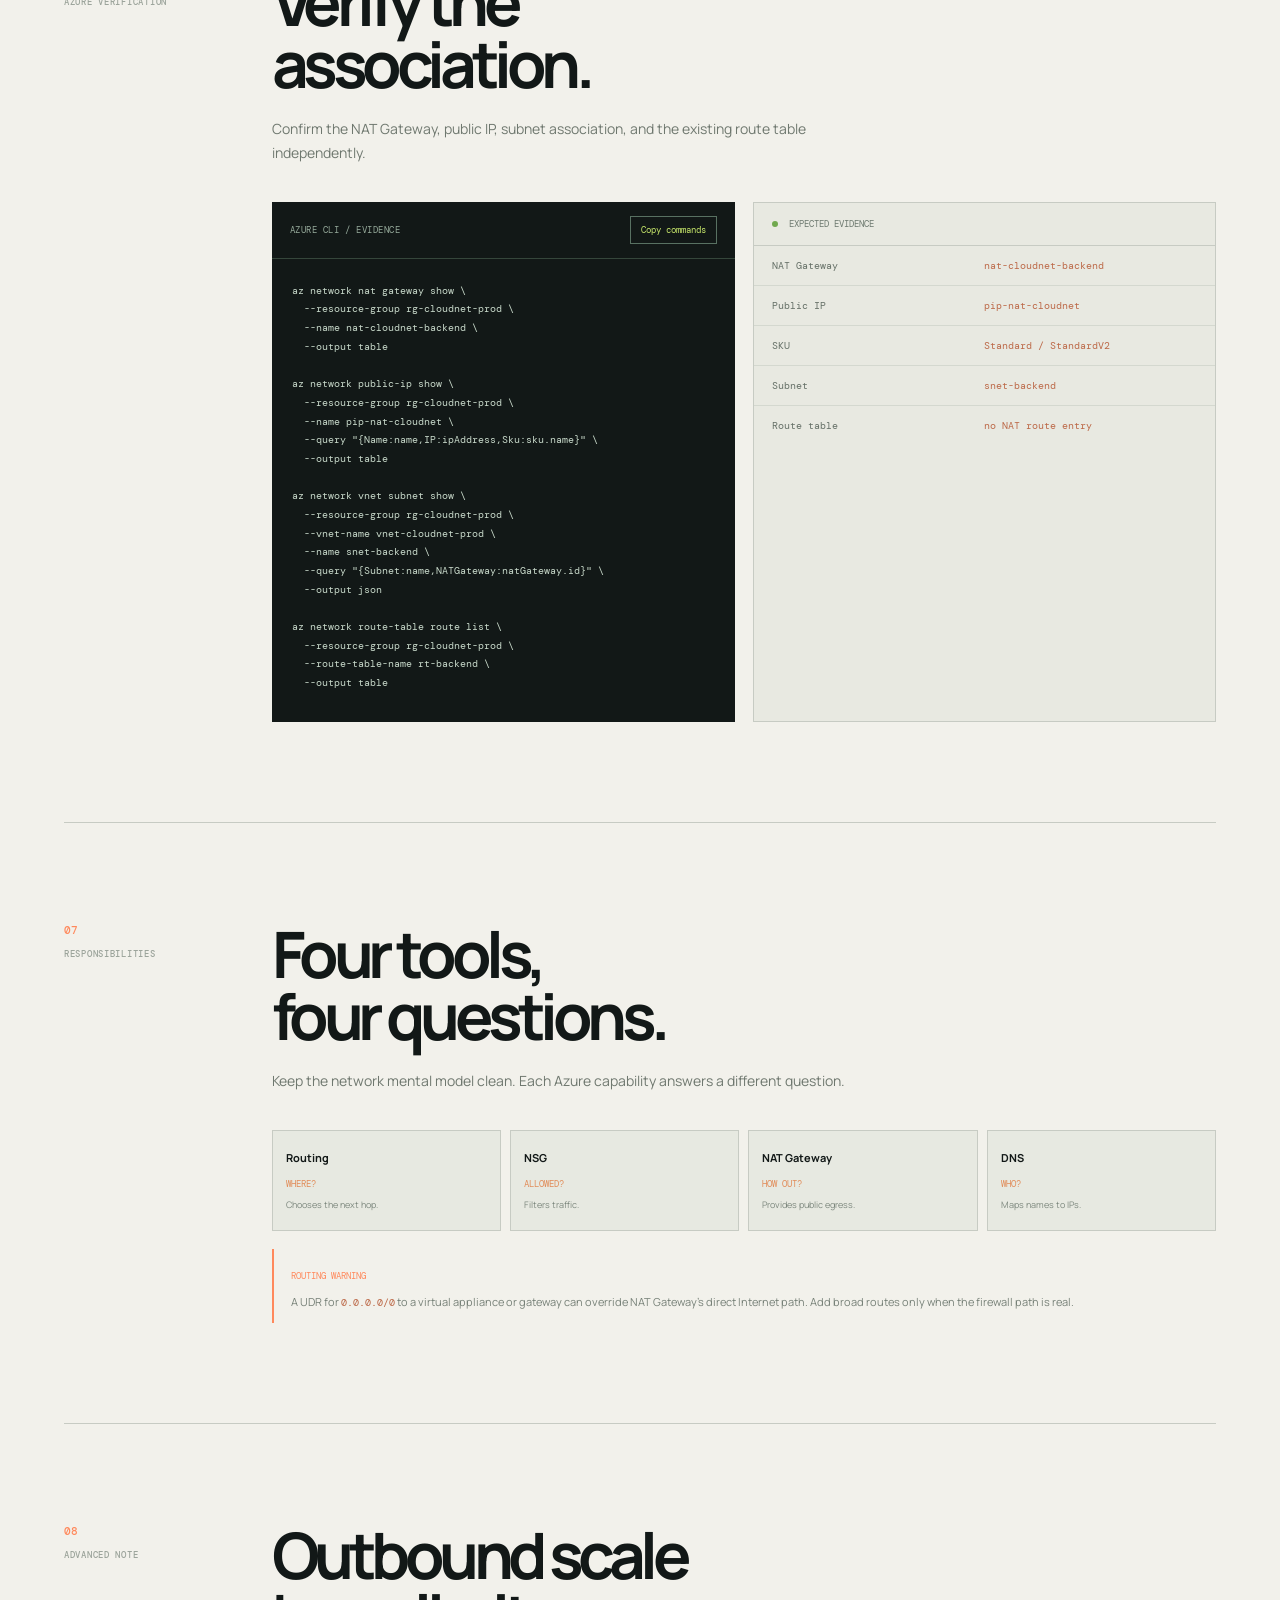
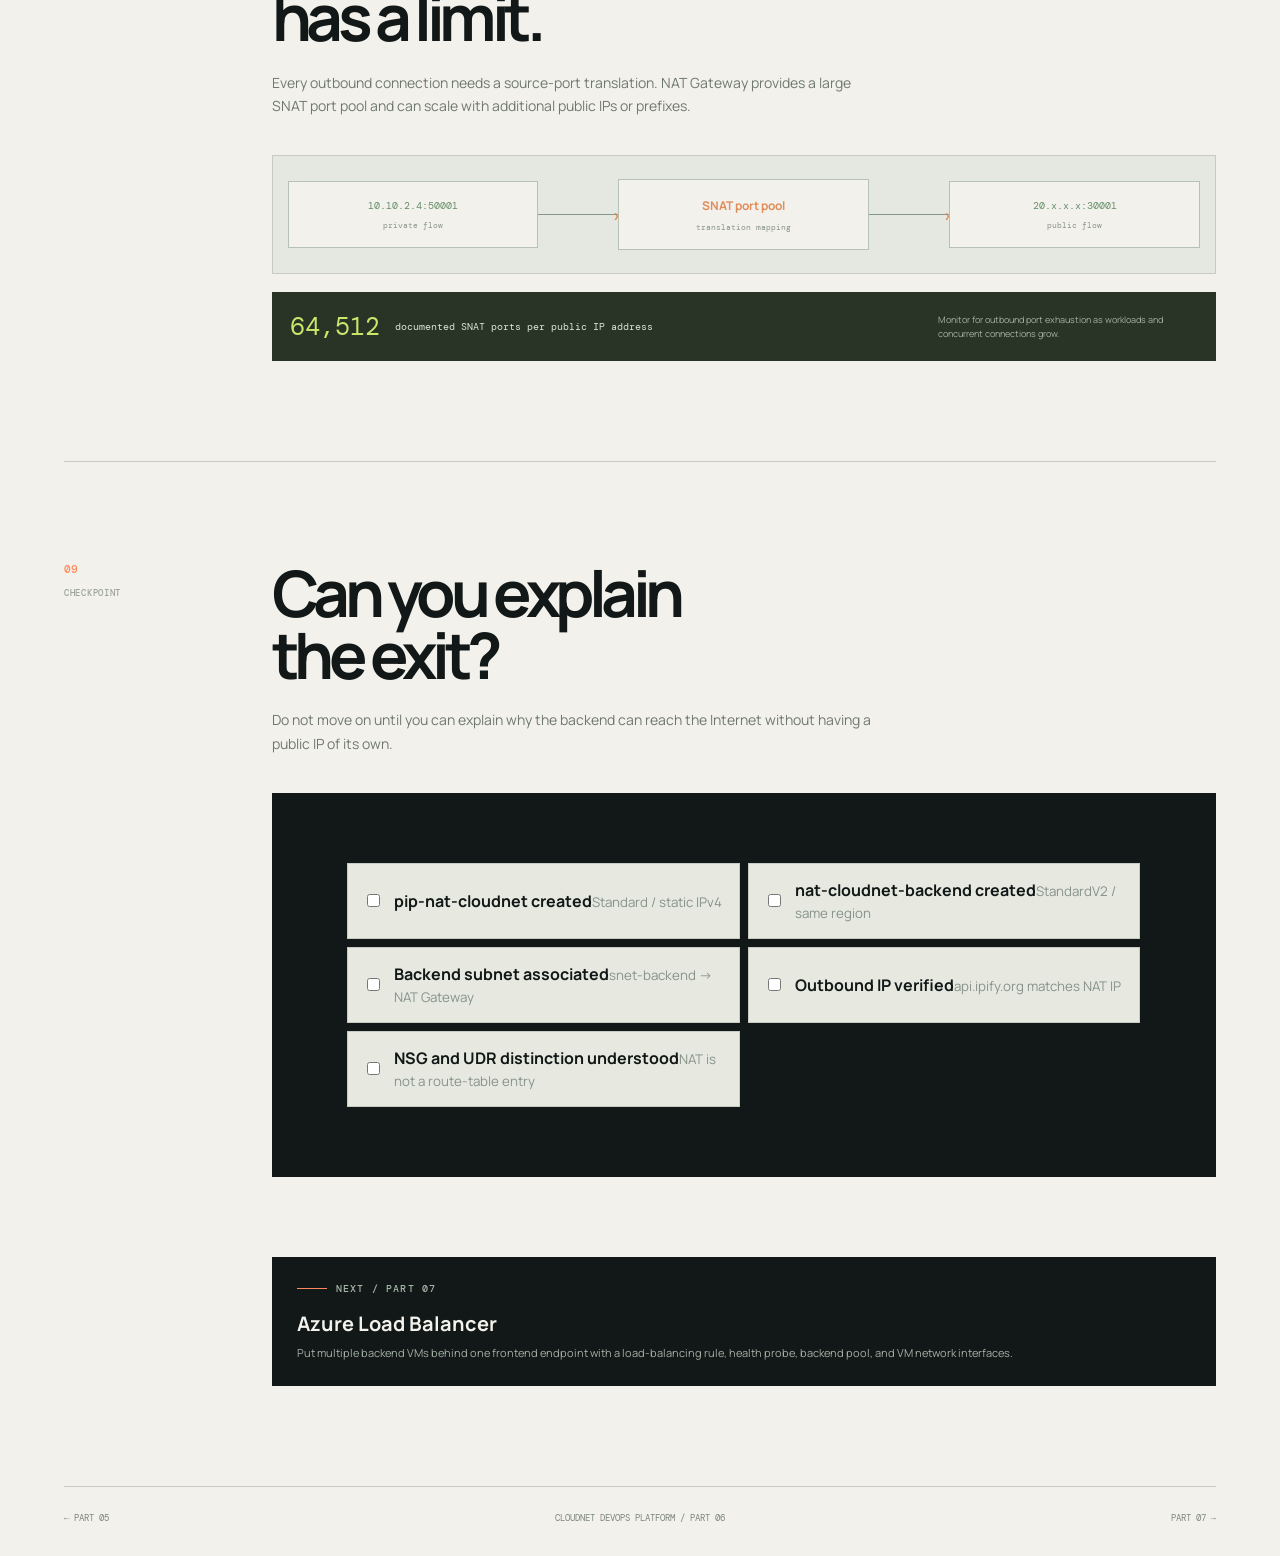
<file: docs/part-06-nat.html>
<!doctype html>
<html lang="en">
<head>
  <meta charset="UTF-8">
  <meta name="viewport" content="width=device-width, initial-scale=1.0">
  <meta name="description" content="CloudNet DevOps Platform Part 06: Azure NAT Gateway and outbound connectivity">
  <title>Part 06 / NAT Gateway | CloudNet</title>
  <link rel="preconnect" href="https://fonts.googleapis.com" crossorigin>
  <link rel="stylesheet" href="../styles.css">
</head>
<body>
  <div class="page-shell">
    <header class="doc-header"><a class="brand" href="../index.html" aria-label="Back to CloudNet architecture"><span class="brand-mark"><i></i><i></i><i></i></span><span>cloudnet<span class="orange">.</span></span></a><nav class="header-nav" aria-label="Documentation navigation"><a href="../index.html">Architecture</a><a href="part-01-foundation.html">Part 01</a><a href="part-02-vms.html">Part 02</a><a href="part-03-nsg.html">Part 03</a><a href="part-04-private-communication.html">Part 04</a><a href="part-05-routing.html">Part 05</a><a class="active" href="#top">Part 06</a><a href="part-07-load-balancer.html">Part 07</a><span class="status"><b></b> Outbound lab</span></nav></header>
    <main id="top">
      <section class="doc-hero"><div class="hero-copy"><div class="eyebrow"><span></span> Learning path / 06 of 18</div><h1>Let private<br><em>workloads out.</em></h1><p>Give the backend controlled outbound Internet access through a predictable NAT Gateway public IP, without publishing the backend VM.</p><div class="hero-meta"><span>Difficulty <strong>Core</strong></span><span>Scope <strong>Outbound</strong></span><span>Outcome <strong>nat-cloudnet-backend</strong></span></div></div><div class="hero-card nat-hero-card"><span class="card-label">Part 06 / target state</span><div class="nat-hero-stack"><div class="nat-private">vm-api-01 <small>10.10.2.x / private</small></div><i></i><div class="snat-box">NAT Gateway <small>SNAT</small></div><i></i><div class="nat-public">pip-nat-cloudnet <small>static public IP</small></div><i></i><div>INTERNET</div></div><span class="card-foot"><b>06</b> controlled egress / no backend public IP</span></div></section>
      <div class="progress"><span class="done"></span><span class="done"></span><span class="done"></span><span class="done"></span><span class="done"></span><span class="current"></span><small>06 / 18</small></div>

      <section class="content-section" id="problem"><div class="section-index">01 <span>Why NAT</span></div><div class="section-body"><h2>Outbound is not<br>inbound.</h2><p class="lead">The backend may need package updates, GitHub APIs, public registries, or external APIs. NAT Gateway lets it initiate those connections while keeping unsolicited Internet traffic out.</p><div class="direction-grid"><article><span>INBOUND</span><h3>Internet → VM</h3><div class="direction-flow">Internet <i></i> Public IP <i></i> vm-web-01</div><p>Someone on the Internet initiates the connection. NSGs decide whether it is allowed.</p></article><article><span>OUTBOUND</span><h3>VM → Internet</h3><div class="direction-flow outbound">vm-api-01 <i></i> NAT <i></i> github.com</div><p>The private VM initiates the request. NAT supplies the public source identity.</p></article></div><div class="callout green"><span>↗</span><p><strong>NAT Gateway is outbound connectivity, not inbound publishing.</strong> Return traffic belongs to the outbound flow; random Internet users cannot initiate a new connection through it.</p></div></div></section>

      <section class="content-section" id="translation"><div class="section-index">02 <span>SNAT</span></div><div class="section-body"><h2>Translate the<br>source address.</h2><p class="lead">Private addresses such as <code>10.10.2.4</code> cannot be used as Internet source addresses. NAT Gateway performs source network address translation with its public IP.</p><div class="snat-diagram"><div><span>Before NAT</span><code>10.10.2.4:54321</code><small>private source</small></div><i></i><div class="snat-center"><span>SNAT</span><b>NAT Gateway</b><small>nat-cloudnet-backend</small></div><i></i><div><span>After NAT</span><code>20.x.x.x:54321</code><small>public source</small></div></div><div class="translation-note"><span>Destination stays the same</span><p>The external server sees the NAT public IP, while the VM keeps its private IP inside Azure.</p></div></div></section>

      <section class="content-section" id="design"><div class="section-index">03 <span>CloudNet design</span></div><div class="section-body"><h2>Private subnet,<br>controlled exit.</h2><p class="lead">Associate the NAT Gateway with <code>snet-backend</code>. Every eligible private workload in that subnet can use the configured outbound IP.</p><div class="nat-path"><div><span>snet-backend</span><b>10.10.2.0/24</b><small>vm-api-01 / private</small></div><i></i><div class="nat-node"><span>nat-cloudnet-backend</span><b>SNAT</b><small>subnet association</small></div><i></i><div><span>pip-nat-cloudnet</span><b>Static IPv4</b><small>allowlist-friendly</small></div><i></i><div><span>Internet</span><b>HTTPS 443</b><small>outbound only</small></div></div><div class="no-route"><span>Important</span><strong>No custom UDR required</strong><p>Once associated with the subnet and attached to a public IP, NAT Gateway provides the outbound Internet path. It is not a route-table entry.</p></div></div></section>

      <section class="content-section" id="create"><div class="section-index">04 <span>Build sequence</span></div><div class="section-body"><div class="build-heading"><div><h2>Create the<br>outbound path.</h2><p class="lead">Create a Standard static public IP, create the NAT Gateway, attach the IP, and associate the backend subnet.</p></div><div class="tabs" role="tablist"><button class="tab active" data-tab="portal" role="tab">Portal path</button><button class="tab" data-tab="cli" role="tab">Azure CLI</button></div></div><div class="tab-panel active" data-panel="portal"><ol class="steps"><li><span>01</span><div><h3>Create the NAT public IP</h3><p>Open <b>Public IP addresses → Create</b>. Use <code>pip-nat-cloudnet</code>, IPv4, <b>Standard</b> SKU, <b>Static</b> assignment, the same region, and <code>rg-cloudnet-prod</code>.</p><div class="step-detail"><b>Why static?</b><span>External APIs can allowlist one predictable egress address.</span></div></div></li><li><span>02</span><div><h3>Create the NAT Gateway</h3><p>Open <b>NAT gateways → Create</b>. Name it <code>nat-cloudnet-backend</code>, use the same region and resource group, and choose <b>StandardV2</b>.</p></div></li><li><span>03</span><div><h3>Attach outbound IP</h3><p>In the outbound IP settings, select <code>pip-nat-cloudnet</code>.</p></div></li><li><span>04</span><div><h3>Associate the backend subnet</h3><p>Select <code>vnet-cloudnet-prod</code> and <code>snet-backend</code>, then review and create.</p></div></li></ol></div><div class="tab-panel" data-panel="cli"><div class="command-block"><div class="command-top"><span>Azure CLI / NAT Gateway</span><button class="copy-all" type="button">Copy all</button></div><pre><code>az network public-ip create \
  --resource-group rg-cloudnet-prod \
  --name pip-nat-cloudnet \
  --location centralindia \
  --sku Standard \
  --allocation-method Static

az network nat gateway create \
  --resource-group rg-cloudnet-prod \
  --name nat-cloudnet-backend \
  --location centralindia \
  --public-ip-addresses pip-nat-cloudnet \
  --sku StandardV2

az network vnet subnet update \
  --resource-group rg-cloudnet-prod \
  --vnet-name vnet-cloudnet-prod \
  --name snet-backend \
  --nat-gateway nat-cloudnet-backend</code></pre><span class="copy-note">Azure CLI parameters can vary with CLI version. Run <code>az network nat gateway create --help</code> if your installed version differs.</span></div></div></div></section>

      <section class="content-section" id="test"><div class="section-index">05 <span>Outbound tests</span></div><div class="section-body"><h2>Prove the exit<br>from inside.</h2><p class="lead">SSH into <code>vm-api-01</code>. Its interface should still show a private address, while external services should see the NAT public IP.</p><div class="test-command-grid"><div class="command-block compact"><div class="command-top"><span>On vm-api-01</span><button class="copy-command" type="button" data-copy="ip addr; curl https://api.ipify.org; nslookup google.com; curl -I https://www.microsoft.com; curl https://api.github.com; sudo apt update">Copy tests</button></div><pre><code>ip addr
curl https://api.ipify.org
nslookup google.com
getent hosts google.com
curl -I https://www.microsoft.com
curl https://api.github.com
sudo apt update</code></pre></div><div class="test-results"><div><span>Private inside Azure</span><code>10.10.2.x</code><small>eth0 / private IP remains unchanged</small></div><div><span>Public outside Azure</span><code>20.x.x.x</code><small>matches pip-nat-cloudnet</small></div><div><span>Application proof</span><code>HTTP 200 / JSON</code><small>GitHub API and package servers respond</small></div></div></div><div class="callout"><span>!</span><p><strong>Compare both identities.</strong> <code>ip addr</code> shows the VM's private address; <code>api.ipify.org</code> shows the public egress address seen by the Internet.</p></div></div></section>

      <section class="content-section" id="verify"><div class="section-index">06 <span>Azure verification</span></div><div class="section-body"><h2>Verify the<br>association.</h2><p class="lead">Confirm the NAT Gateway, public IP, subnet association, and the existing route table independently.</p><div class="verify-layout"><div class="command-block compact"><div class="command-top"><span>Azure CLI / evidence</span><button class="copy-command" type="button" data-copy="az network nat gateway show --resource-group rg-cloudnet-prod --name nat-cloudnet-backend --output table; az network public-ip show --resource-group rg-cloudnet-prod --name pip-nat-cloudnet --query '{Name:name,IP:ipAddress,Sku:sku.name}' --output table; az network vnet subnet show --resource-group rg-cloudnet-prod --vnet-name vnet-cloudnet-prod --name snet-backend --query '{Subnet:name,NATGateway:natGateway.id}' --output json; az network route-table route list --resource-group rg-cloudnet-prod --route-table-name rt-backend --output table">Copy commands</button></div><pre><code>az network nat gateway show \
  --resource-group rg-cloudnet-prod \
  --name nat-cloudnet-backend \
  --output table

az network public-ip show \
  --resource-group rg-cloudnet-prod \
  --name pip-nat-cloudnet \
  --query "{Name:name,IP:ipAddress,Sku:sku.name}" \
  --output table

az network vnet subnet show \
  --resource-group rg-cloudnet-prod \
  --vnet-name vnet-cloudnet-prod \
  --name snet-backend \
  --query "{Subnet:name,NATGateway:natGateway.id}" \
  --output json

az network route-table route list \
  --resource-group rg-cloudnet-prod \
  --route-table-name rt-backend \
  --output table</code></pre></div><div class="result-card"><div class="result-top"><span class="result-dot"></span> Expected evidence</div><div class="result-row"><span>NAT Gateway</span><code>nat-cloudnet-backend</code></div><div class="result-row"><span>Public IP</span><code>pip-nat-cloudnet</code></div><div class="result-row"><span>SKU</span><code>Standard / StandardV2</code></div><div class="result-row"><span>Subnet</span><code>snet-backend</code></div><div class="result-row"><span>Route table</span><code>no NAT route entry</code></div></div></div></div></section>

      <section class="content-section" id="responsibilities"><div class="section-index">07 <span>Responsibilities</span></div><div class="section-body"><h2>Four tools,<br>four questions.</h2><p class="lead">Keep the network mental model clean. Each Azure capability answers a different question.</p><div class="responsibility-grid"><div><b>Routing</b><span>WHERE?</span><small>Chooses the next hop.</small></div><div><b>NSG</b><span>ALLOWED?</span><small>Filters traffic.</small></div><div><b>NAT Gateway</b><span>HOW OUT?</span><small>Provides public egress.</small></div><div><b>DNS</b><span>WHO?</span><small>Maps names to IPs.</small></div></div><div class="warning-box"><span>Routing warning</span><p>A UDR for <code>0.0.0.0/0</code> to a virtual appliance or gateway can override NAT Gateway's direct Internet path. Add broad routes only when the firewall path is real.</p></div></div></section>

      <section class="content-section" id="advanced"><div class="section-index">08 <span>Advanced note</span></div><div class="section-body"><h2>Outbound scale<br>has a limit.</h2><p class="lead">Every outbound connection needs a source-port translation. NAT Gateway provides a large SNAT port pool and can scale with additional public IPs or prefixes.</p><div class="snat-scale"><div><code>10.10.2.4:50001</code><span>private flow</span></div><i></i><div><b>SNAT port pool</b><span>translation mapping</span></div><i></i><div><code>20.x.x.x:30001</code><span>public flow</span></div></div><div class="scale-note"><strong>64,512</strong><span>documented SNAT ports per public IP address</span><small>Monitor for outbound port exhaustion as workloads and concurrent connections grow.</small></div></div></section>

      <section class="content-section" id="complete"><div class="section-index">09 <span>Checkpoint</span></div><div class="section-body"><h2>Can you explain<br>the exit?</h2><p class="lead">Do not move on until you can explain why the backend can reach the Internet without having a public IP of its own.</p><div class="completion checklist-light"><label><input type="checkbox"><span><b>pip-nat-cloudnet created</b><small>Standard / static IPv4</small></span></label><label><input type="checkbox"><span><b>nat-cloudnet-backend created</b><small>StandardV2 / same region</small></span></label><label><input type="checkbox"><span><b>Backend subnet associated</b><small>snet-backend → NAT Gateway</small></span></label><label><input type="checkbox"><span><b>Outbound IP verified</b><small>api.ipify.org matches NAT IP</small></span></label><label><input type="checkbox"><span><b>NSG and UDR distinction understood</b><small>NAT is not a route-table entry</small></span></label></div><div class="next-part"><span class="eyebrow"><span></span> Next / Part 07</span><h3>Azure Load Balancer</h3><p>Put multiple backend VMs behind one frontend endpoint with a load-balancing rule, health probe, backend pool, and VM network interfaces.</p></div></div></section>
    </main>
    <footer class="doc-footer"><a href="part-05-routing.html">← Part 05</a><span>CloudNet DevOps Platform / Part 06</span><a href="part-07-load-balancer.html">Part 07 →</a></footer>
  </div>
  <script src="part-06.js"></script>
</body>
</html>
</file>
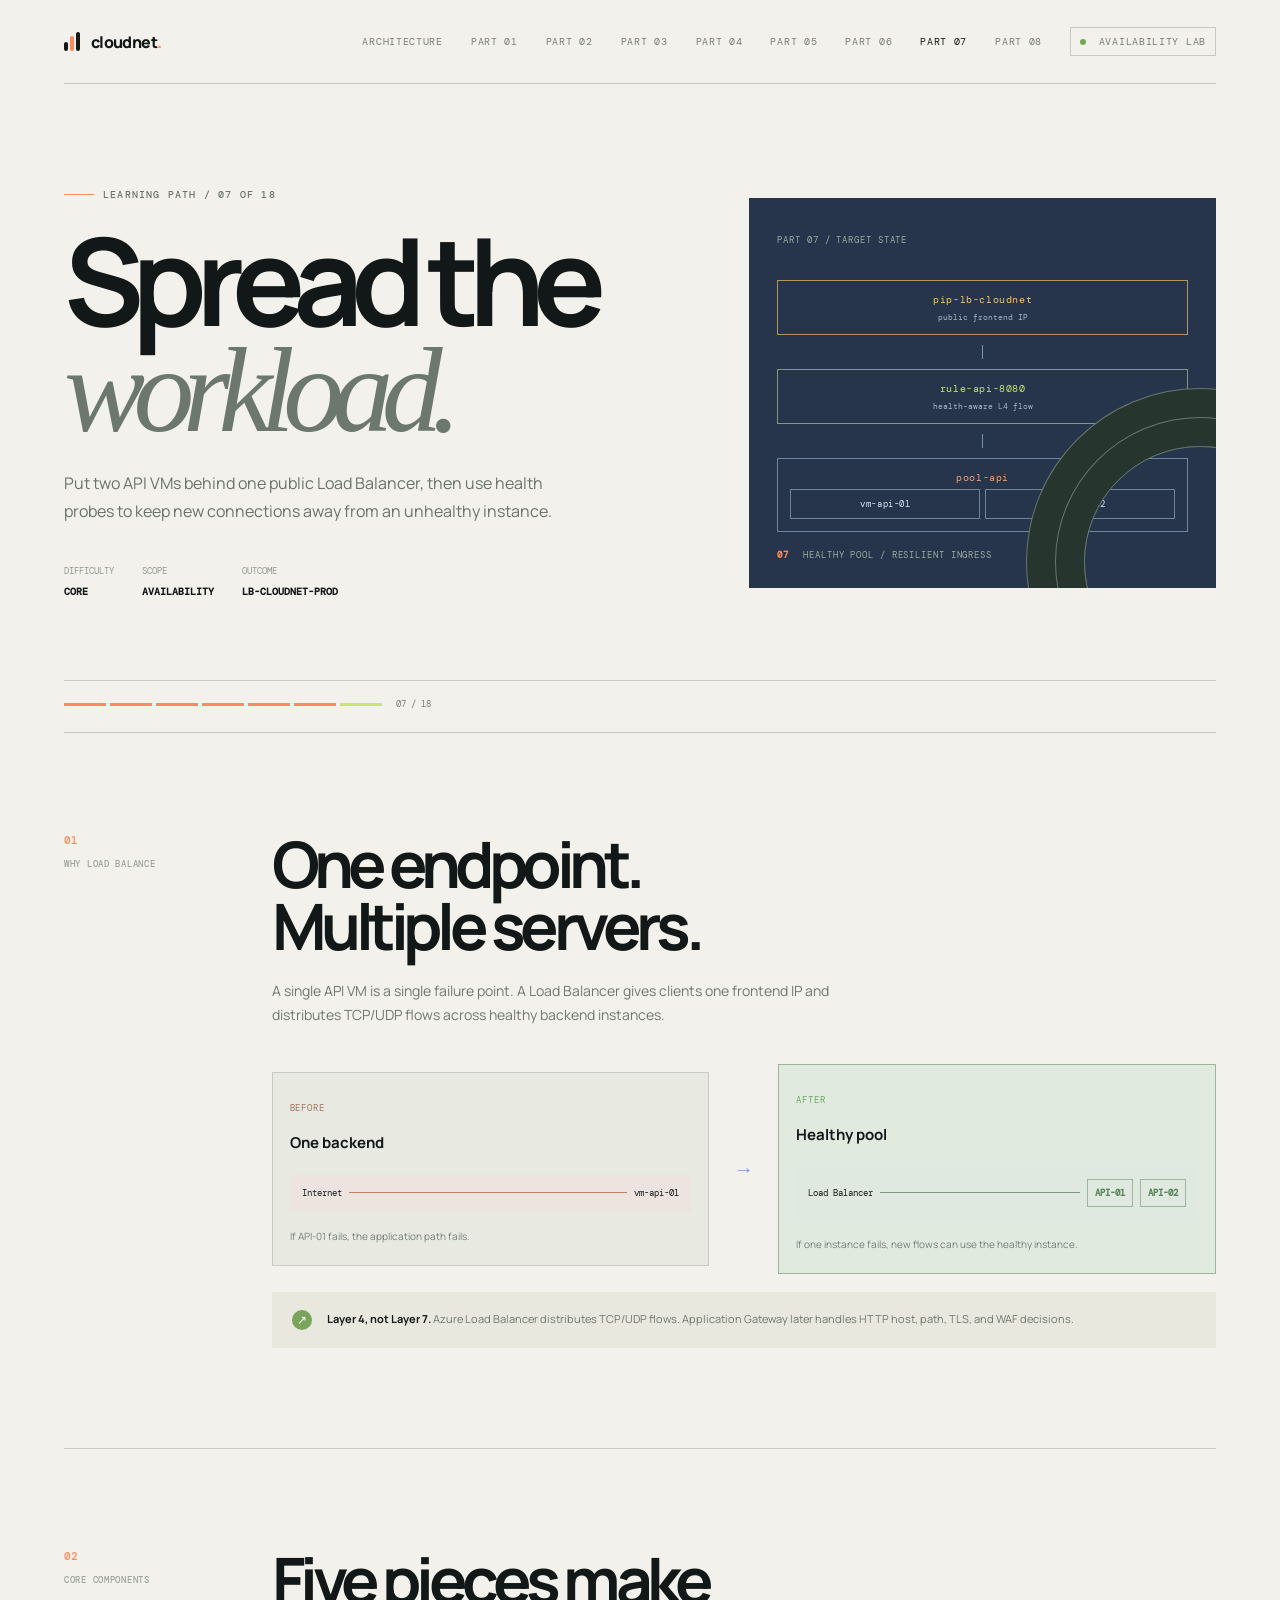
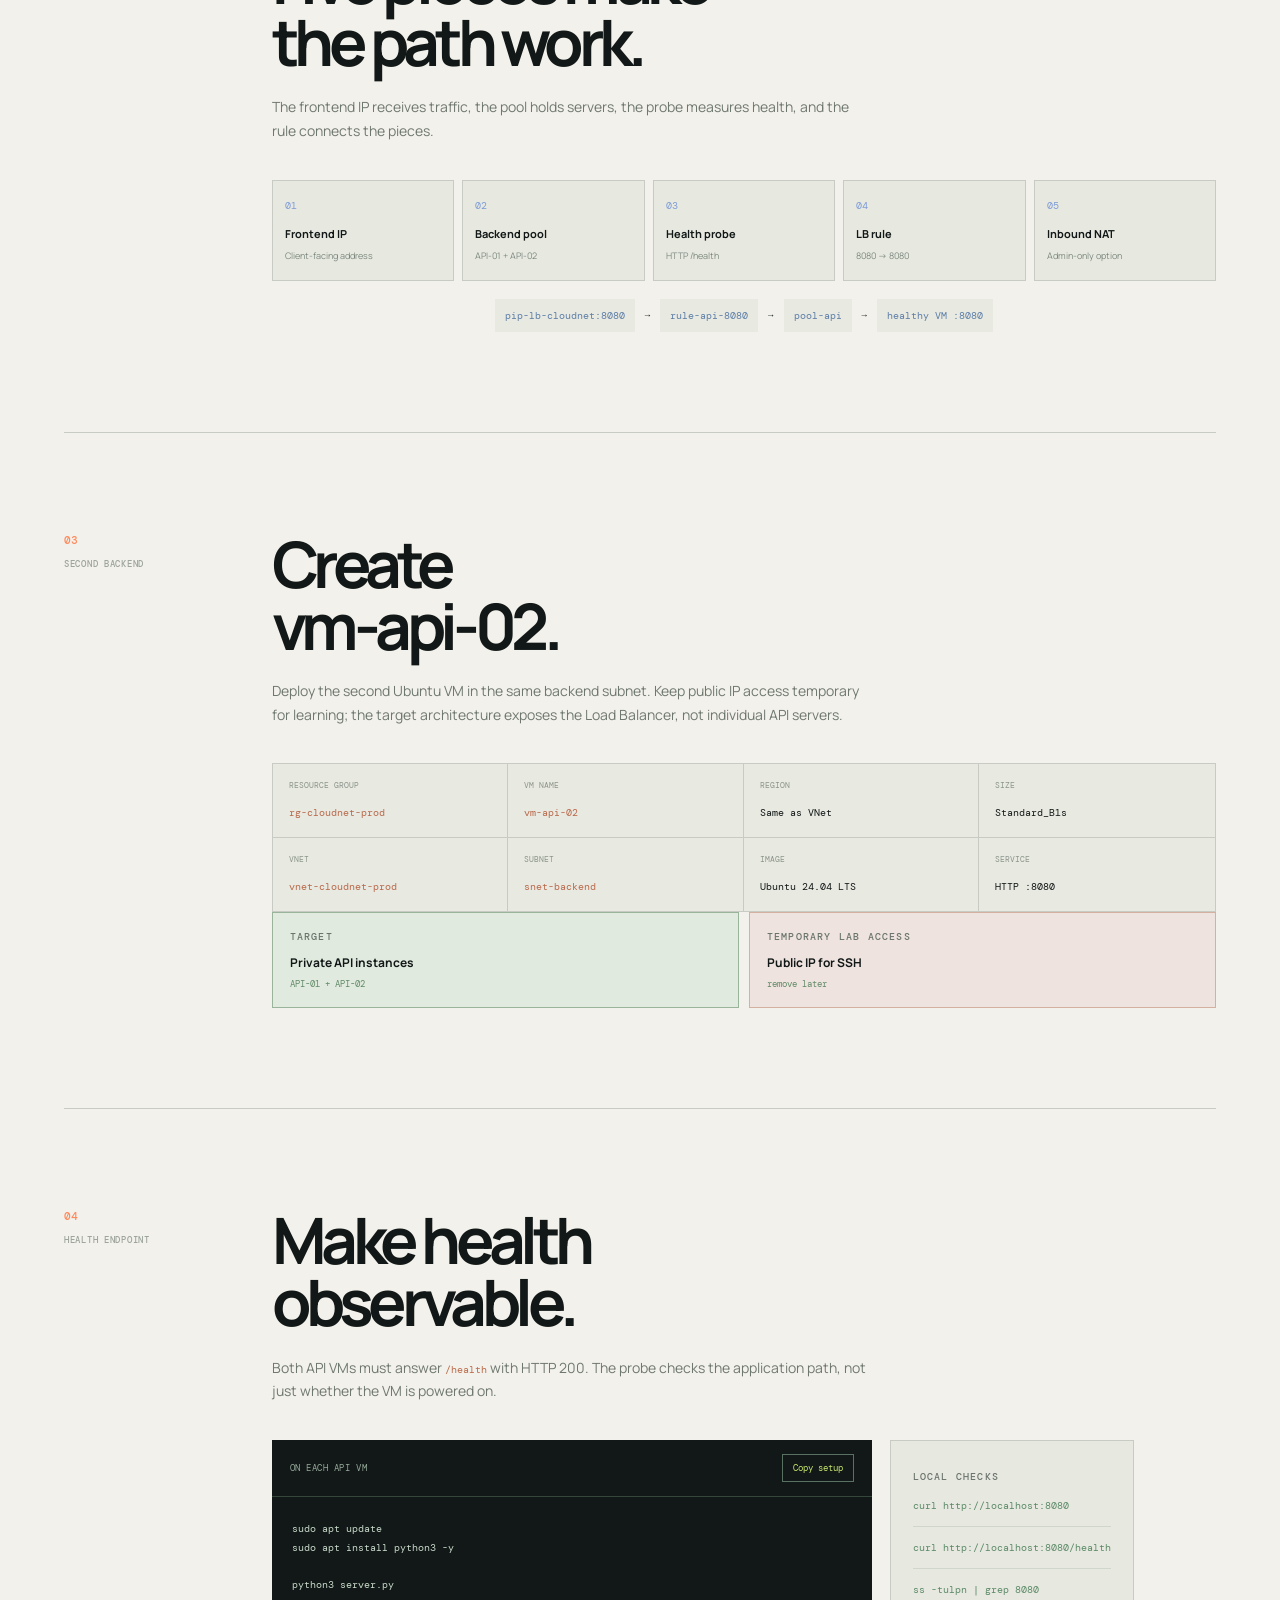
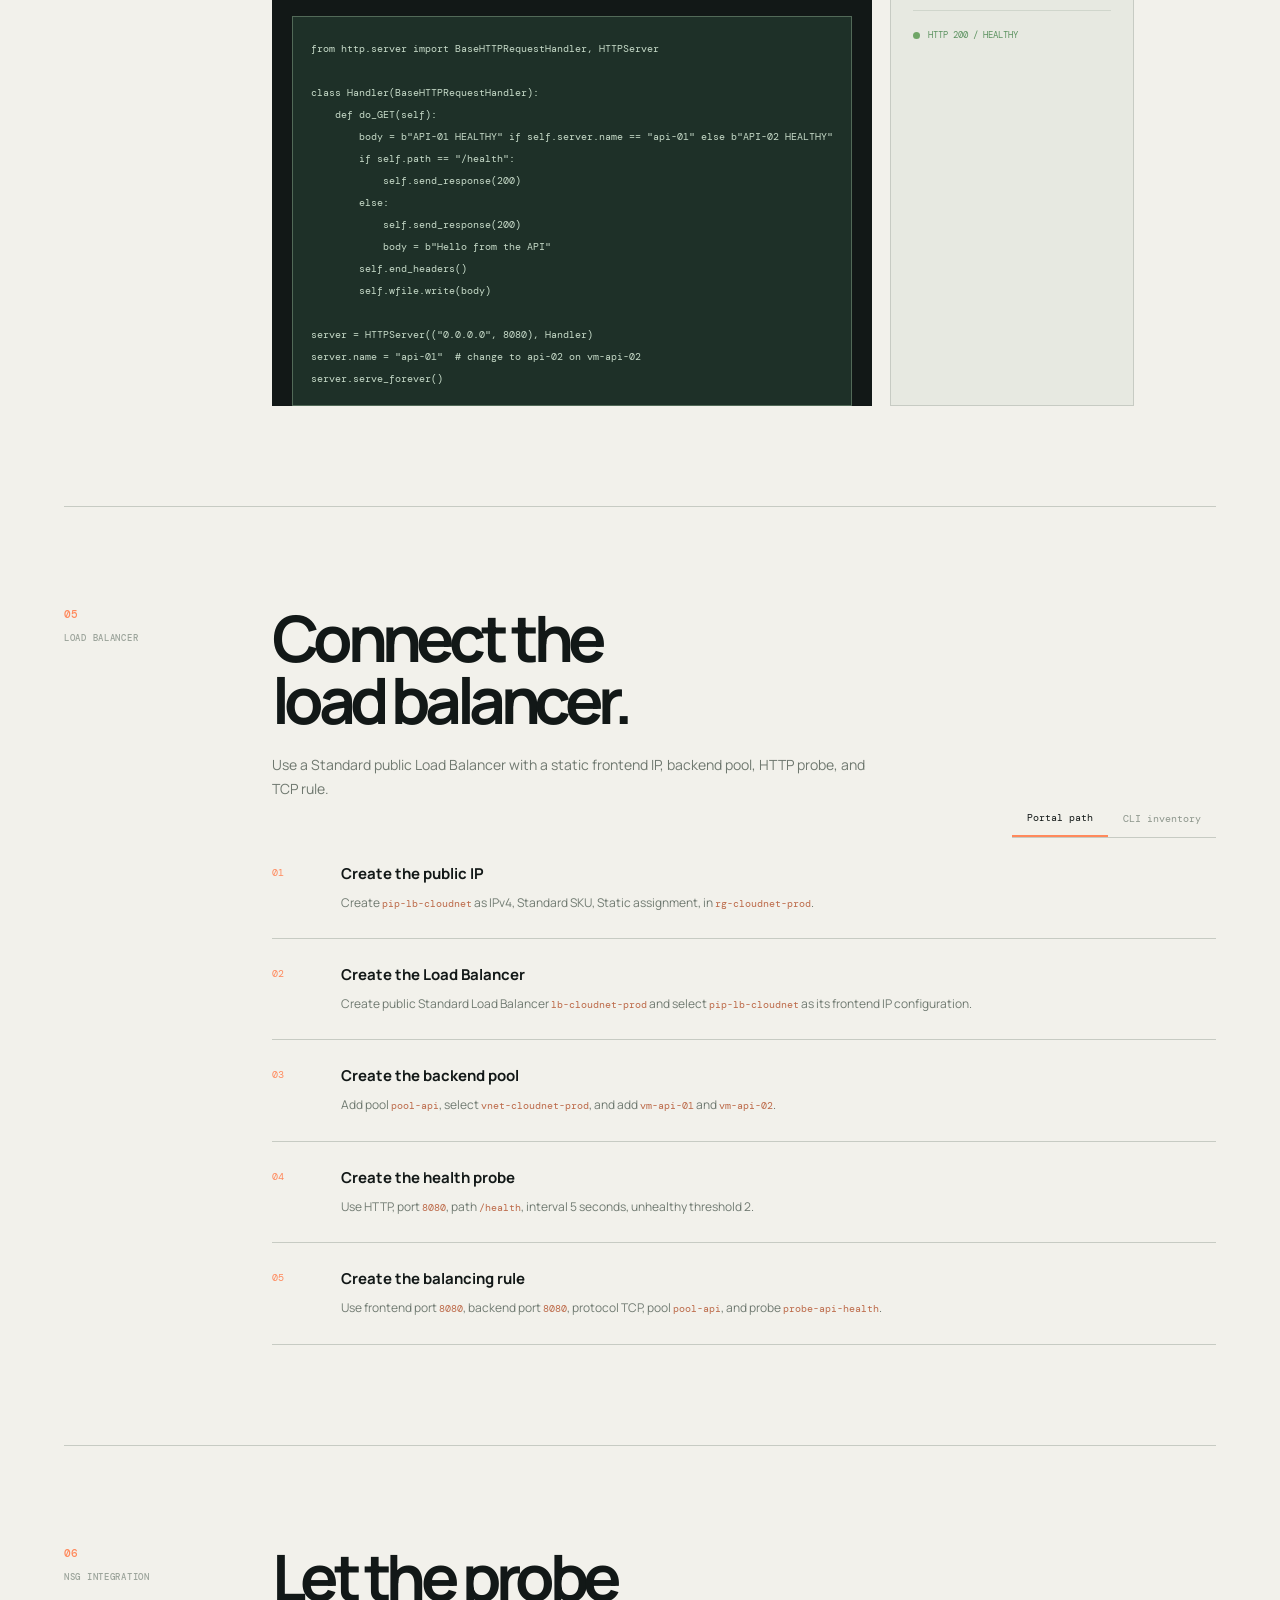
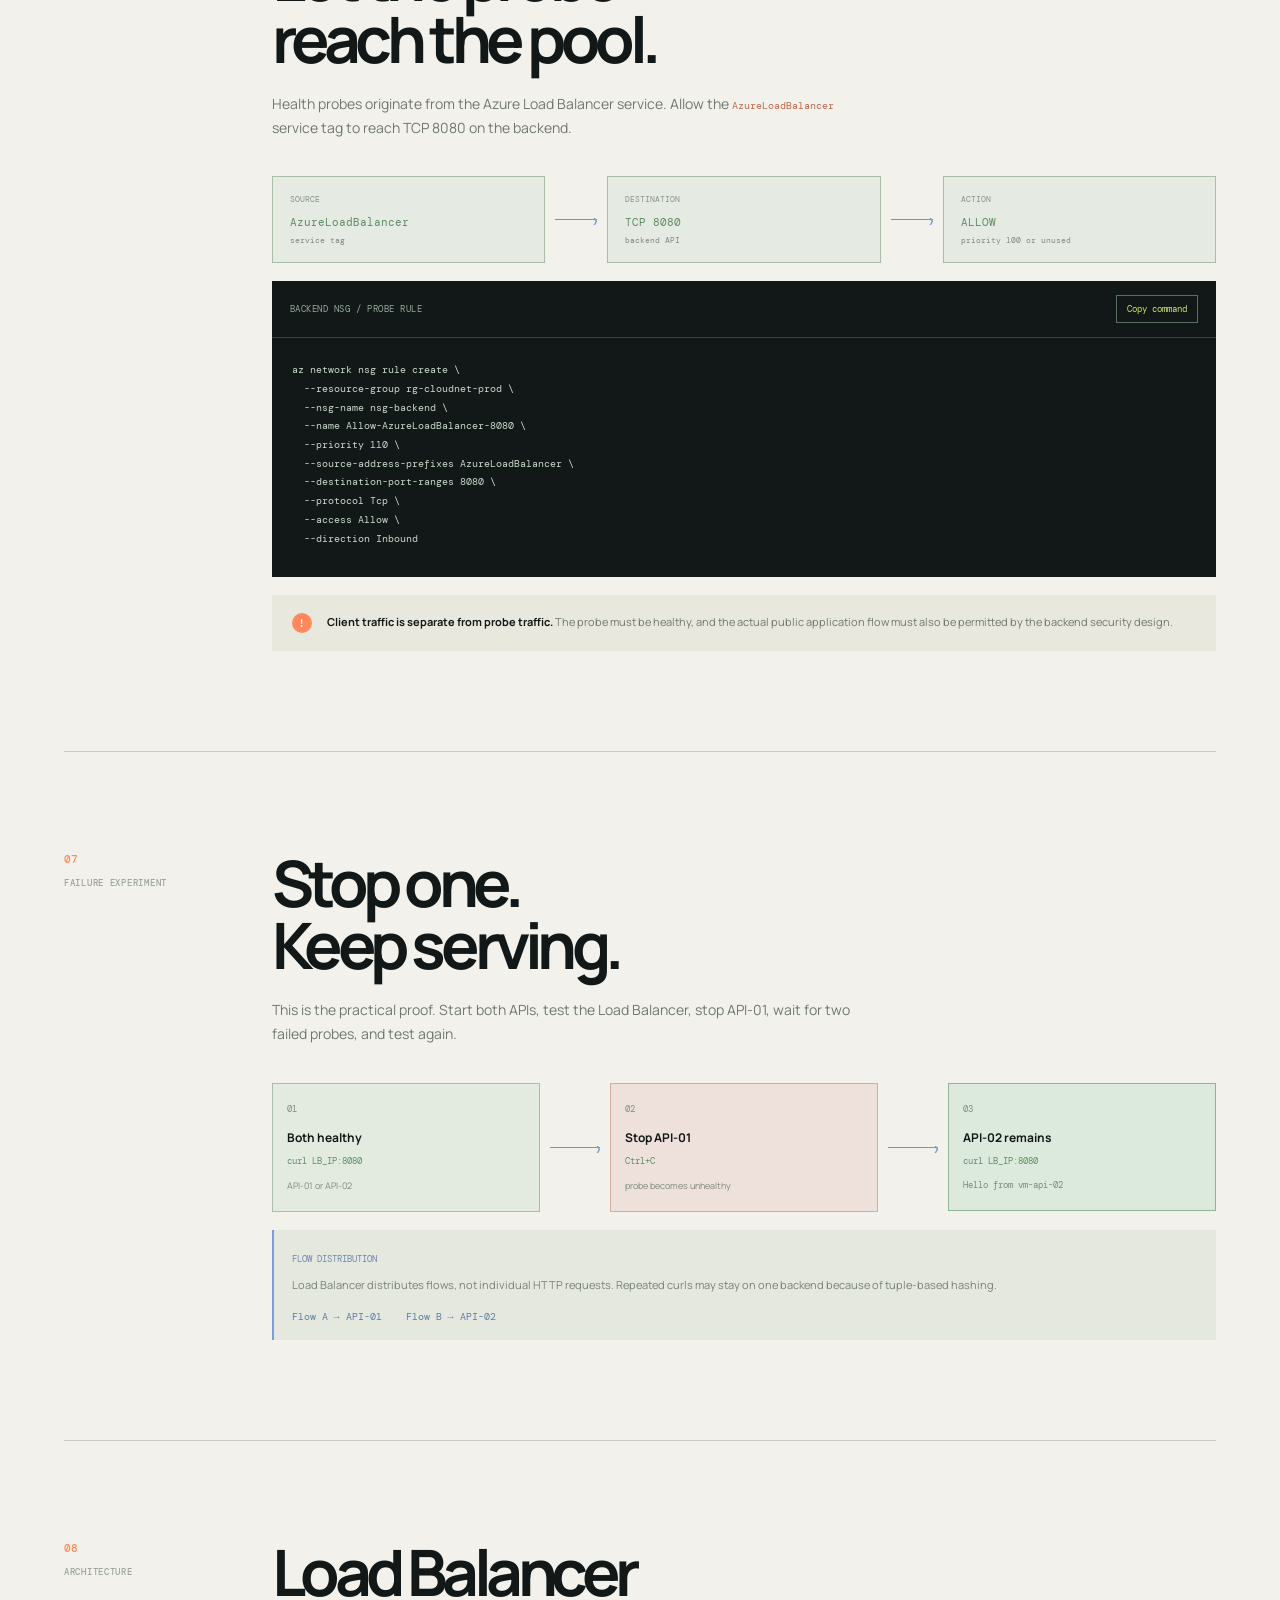
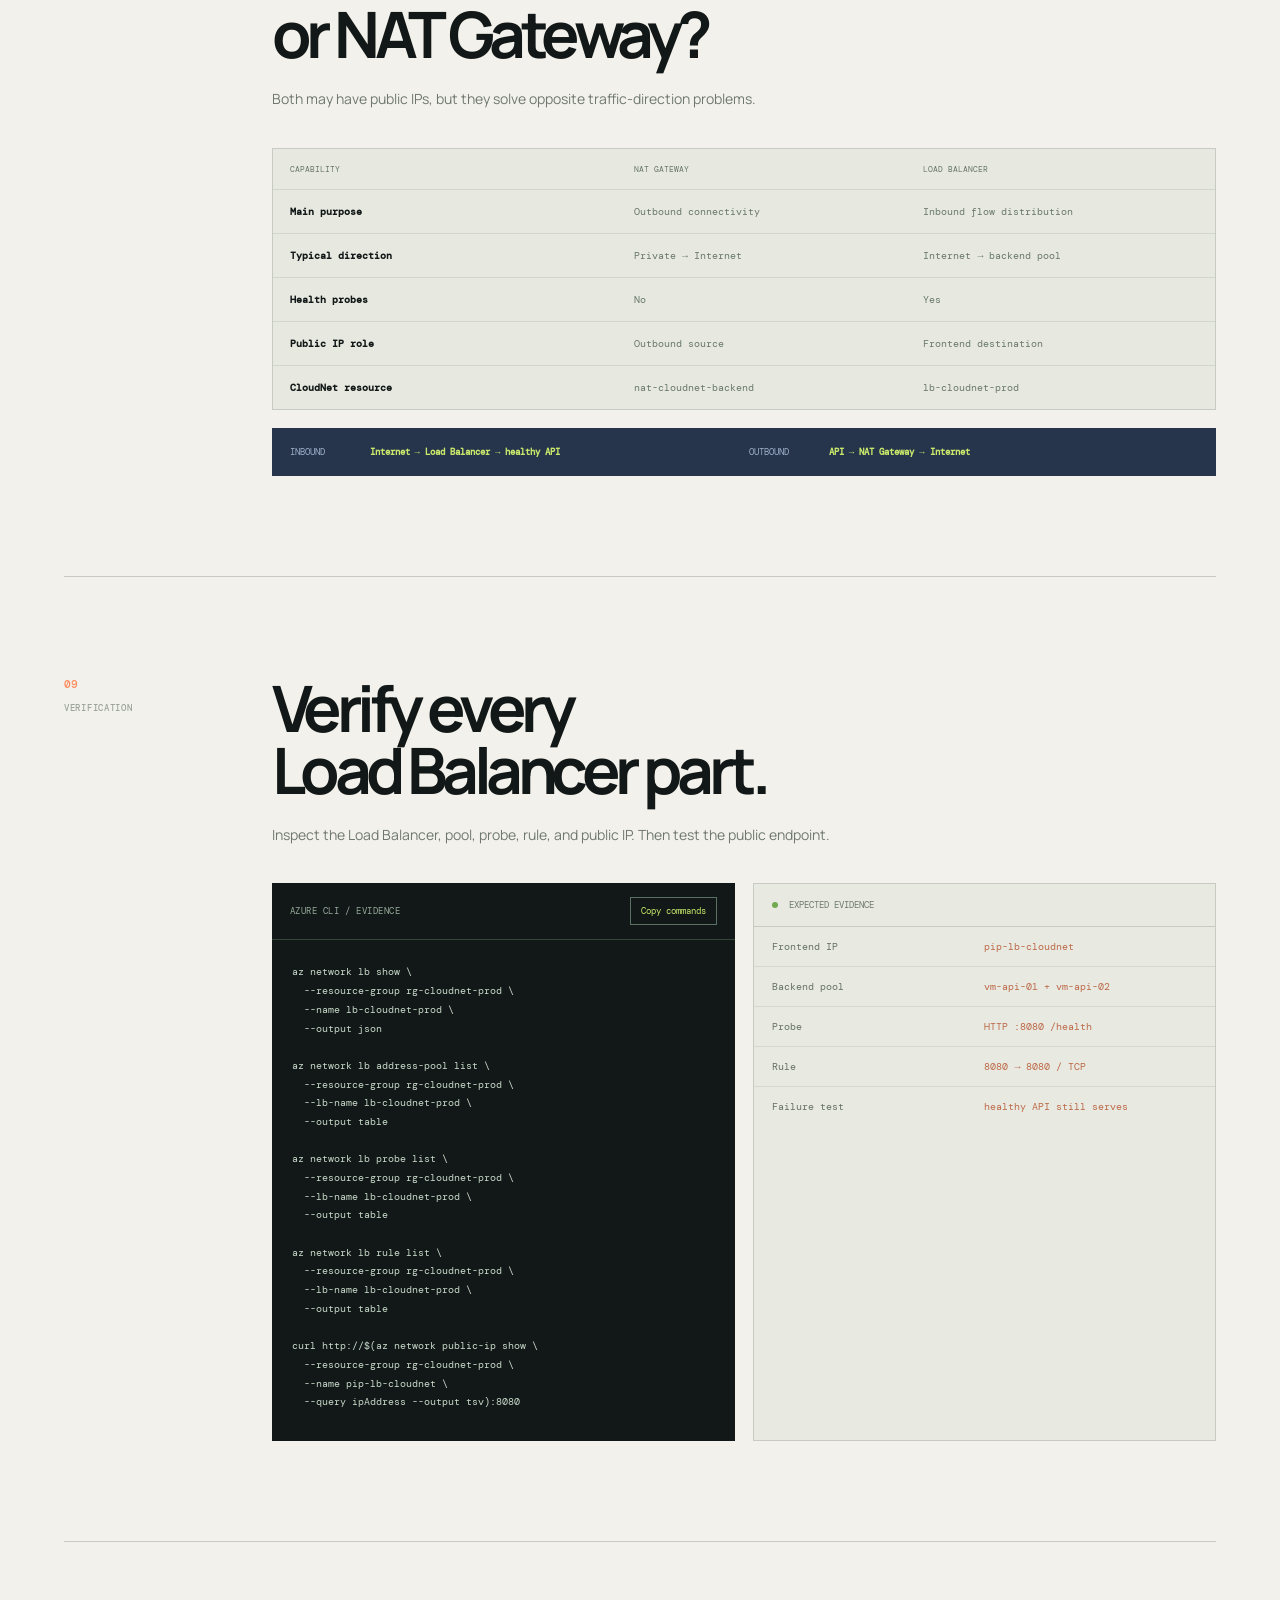
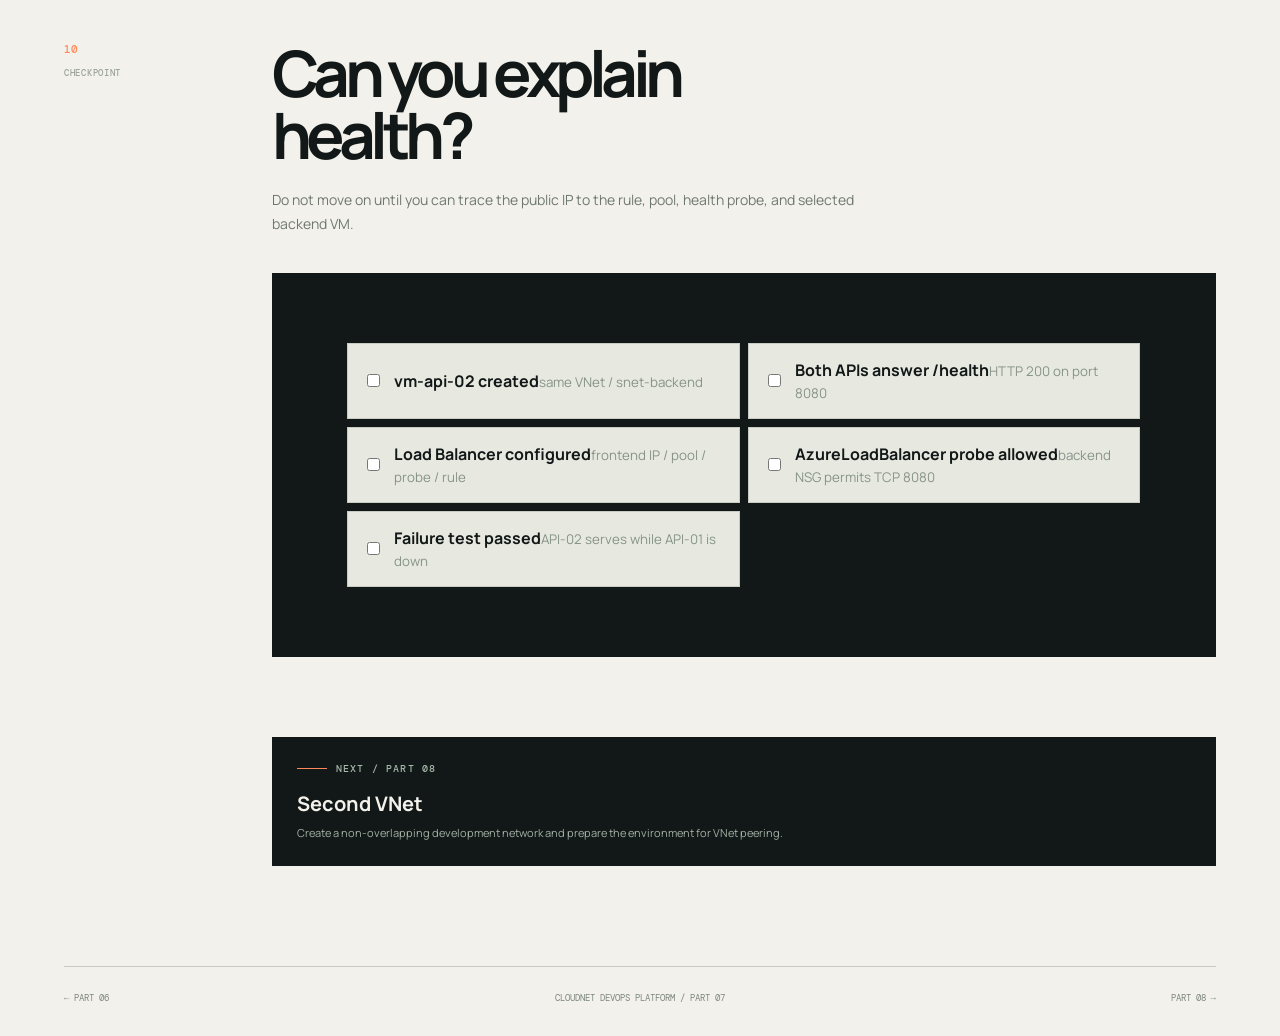
<file: docs/part-07-load-balancer.html>
<!doctype html>
<html lang="en">
<head>
  <meta charset="UTF-8">
  <meta name="viewport" content="width=device-width, initial-scale=1.0">
  <meta name="description" content="CloudNet DevOps Platform Part 07: Azure Load Balancer">
  <title>Part 07 / Load Balancer | CloudNet</title>
  <link rel="preconnect" href="https://fonts.googleapis.com" crossorigin>
  <link rel="stylesheet" href="../styles.css">
</head>
<body>
  <div class="page-shell">
    <header class="doc-header"><a class="brand" href="../index.html" aria-label="Back to CloudNet architecture"><span class="brand-mark"><i></i><i></i><i></i></span><span>cloudnet<span class="orange">.</span></span></a><nav class="header-nav" aria-label="Documentation navigation"><a href="../index.html">Architecture</a><a href="part-01-foundation.html">Part 01</a><a href="part-02-vms.html">Part 02</a><a href="part-03-nsg.html">Part 03</a><a href="part-04-private-communication.html">Part 04</a><a href="part-05-routing.html">Part 05</a><a href="part-06-nat.html">Part 06</a><a class="active" href="#top">Part 07</a><a href="part-08-second-vnet.html">Part 08</a><span class="status"><b></b> Availability lab</span></nav></header>
    <main id="top">
      <section class="doc-hero"><div class="hero-copy"><div class="eyebrow"><span></span> Learning path / 07 of 18</div><h1>Spread the<br><em>workload.</em></h1><p>Put two API VMs behind one public Load Balancer, then use health probes to keep new connections away from an unhealthy instance.</p><div class="hero-meta"><span>Difficulty <strong>Core</strong></span><span>Scope <strong>Availability</strong></span><span>Outcome <strong>lb-cloudnet-prod</strong></span></div></div><div class="hero-card lb-hero-card"><span class="card-label">Part 07 / target state</span><div class="lb-hero-stack"><div class="lb-public">pip-lb-cloudnet <small>public frontend IP</small></div><i></i><div class="lb-rule">rule-api-8080 <small>health-aware L4 flow</small></div><i></i><div class="lb-pool"><span>pool-api</span><b>vm-api-01</b><b>vm-api-02</b></div></div><span class="card-foot"><b>07</b> healthy pool / resilient ingress</span></div></section>
      <div class="progress"><span class="done"></span><span class="done"></span><span class="done"></span><span class="done"></span><span class="done"></span><span class="done"></span><span class="current"></span><small>07 / 18</small></div>

      <section class="content-section" id="problem"><div class="section-index">01 <span>Why load balance</span></div><div class="section-body"><h2>One endpoint.<br>Multiple servers.</h2><p class="lead">A single API VM is a single failure point. A Load Balancer gives clients one frontend IP and distributes TCP/UDP flows across healthy backend instances.</p><div class="availability-compare"><article><span>BEFORE</span><h3>One backend</h3><div class="single-flow">Internet <i></i> vm-api-01</div><p>If API-01 fails, the application path fails.</p></article><div class="compare-arrow">→</div><article class="after-card"><span>AFTER</span><h3>Healthy pool</h3><div class="pool-flow">Load Balancer <i></i><b>API-01</b><b>API-02</b></div><p>If one instance fails, new flows can use the healthy instance.</p></article></div><div class="callout green"><span>↗</span><p><strong>Layer 4, not Layer 7.</strong> Azure Load Balancer distributes TCP/UDP flows. Application Gateway later handles HTTP host, path, TLS, and WAF decisions.</p></div></div></section>

      <section class="content-section" id="components"><div class="section-index">02 <span>Core components</span></div><div class="section-body"><h2>Five pieces make<br>the path work.</h2><p class="lead">The frontend IP receives traffic, the pool holds servers, the probe measures health, and the rule connects the pieces.</p><div class="component-grid"><div><b>01</b><span>Frontend IP</span><small>Client-facing address</small></div><div><b>02</b><span>Backend pool</span><small>API-01 + API-02</small></div><div><b>03</b><span>Health probe</span><small>HTTP /health</small></div><div><b>04</b><span>LB rule</span><small>8080 → 8080</small></div><div><b>05</b><span>Inbound NAT</span><small>Admin-only option</small></div></div><div class="lb-equation"><code>pip-lb-cloudnet:8080</code><span>→</span><code>rule-api-8080</code><span>→</span><code>pool-api</code><span>→</span><code>healthy VM :8080</code></div></div></section>

      <section class="content-section" id="api02"><div class="section-index">03 <span>Second backend</span></div><div class="section-body"><h2>Create<br>vm-api-02.</h2><p class="lead">Deploy the second Ubuntu VM in the same backend subnet. Keep public IP access temporary for learning; the target architecture exposes the Load Balancer, not individual API servers.</p><div class="value-grid"><div><span>Resource group</span><code>rg-cloudnet-prod</code></div><div><span>VM name</span><code>vm-api-02</code></div><div><span>Region</span><b>Same as VNet</b></div><div><span>Size</span><b>Standard_B1s</b></div><div><span>VNet</span><code>vnet-cloudnet-prod</code></div><div><span>Subnet</span><code>snet-backend</code></div><div><span>Image</span><b>Ubuntu 24.04 LTS</b></div><div><span>Service</span><b>HTTP :8080</b></div></div><div class="placement-compare"><div><span class="section-kicker">Target</span><b>Private API instances</b><code>API-01 + API-02</code></div><div><span class="section-kicker">Temporary lab access</span><b>Public IP for SSH</b><code>remove later</code></div></div></div></section>

      <section class="content-section" id="health-service"><div class="section-index">04 <span>Health endpoint</span></div><div class="section-body"><h2>Make health<br>observable.</h2><p class="lead">Both API VMs must answer <code>/health</code> with HTTP 200. The probe checks the application path, not just whether the VM is powered on.</p><div class="health-grid"><div class="command-block"><div class="command-top"><span>On each API VM</span><button class="copy-command" type="button" data-copy="sudo apt update && sudo apt install python3 -y && python3 server.py">Copy setup</button></div><pre><code>sudo apt update
sudo apt install python3 -y

python3 server.py</code></pre><div class="code-inset"><code>from http.server import BaseHTTPRequestHandler, HTTPServer

class Handler(BaseHTTPRequestHandler):
    def do_GET(self):
        body = b"API-01 HEALTHY" if self.server.name == "api-01" else b"API-02 HEALTHY"
        if self.path == "/health":
            self.send_response(200)
        else:
            self.send_response(200)
            body = b"Hello from the API"
        self.end_headers()
        self.wfile.write(body)

server = HTTPServer(("0.0.0.0", 8080), Handler)
server.name = "api-01"  # change to api-02 on vm-api-02
server.serve_forever()</code></div></div><div class="health-check"><span class="section-kicker">Local checks</span><code>curl http://localhost:8080</code><code>curl http://localhost:8080/health</code><code>ss -tulpn | grep 8080</code><div class="healthy-badge"><i></i> HTTP 200 / HEALTHY</div></div></div></div></section>

      <section class="content-section" id="create"><div class="section-index">05 <span>Load Balancer</span></div><div class="section-body"><div class="build-heading"><div><h2>Connect the<br>load balancer.</h2><p class="lead">Use a Standard public Load Balancer with a static frontend IP, backend pool, HTTP probe, and TCP rule.</p></div><div class="tabs" role="tablist"><button class="tab active" data-tab="portal" role="tab">Portal path</button><button class="tab" data-tab="cli" role="tab">CLI inventory</button></div></div><div class="tab-panel active" data-panel="portal"><ol class="steps"><li><span>01</span><div><h3>Create the public IP</h3><p>Create <code>pip-lb-cloudnet</code> as IPv4, Standard SKU, Static assignment, in <code>rg-cloudnet-prod</code>.</p></div></li><li><span>02</span><div><h3>Create the Load Balancer</h3><p>Create public Standard Load Balancer <code>lb-cloudnet-prod</code> and select <code>pip-lb-cloudnet</code> as its frontend IP configuration.</p></div></li><li><span>03</span><div><h3>Create the backend pool</h3><p>Add pool <code>pool-api</code>, select <code>vnet-cloudnet-prod</code>, and add <code>vm-api-01</code> and <code>vm-api-02</code>.</p></div></li><li><span>04</span><div><h3>Create the health probe</h3><p>Use HTTP, port <code>8080</code>, path <code>/health</code>, interval 5 seconds, unhealthy threshold 2.</p></div></li><li><span>05</span><div><h3>Create the balancing rule</h3><p>Use frontend port <code>8080</code>, backend port <code>8080</code>, protocol TCP, pool <code>pool-api</code>, and probe <code>probe-api-health</code>.</p></div></li></ol></div><div class="tab-panel" data-panel="cli"><div class="command-block"><div class="command-top"><span>Azure CLI / inventory</span><button class="copy-all" type="button">Copy all</button></div><pre><code>az network lb list \
  --resource-group rg-cloudnet-prod \
  --output table

az network lb address-pool list \
  --resource-group rg-cloudnet-prod \
  --lb-name lb-cloudnet-prod \
  --output table

az network lb probe list \
  --resource-group rg-cloudnet-prod \
  --lb-name lb-cloudnet-prod \
  --output table

az network lb rule list \
  --resource-group rg-cloudnet-prod \
  --lb-name lb-cloudnet-prod \
  --output table</code></pre><span class="copy-note">The Portal is the primary build path for this lab; use CLI to inspect what Azure created.</span></div></div></div></section>

      <section class="content-section" id="nsg"><div class="section-index">06 <span>NSG integration</span></div><div class="section-body"><h2>Let the probe<br>reach the pool.</h2><p class="lead">Health probes originate from the Azure Load Balancer service. Allow the <code>AzureLoadBalancer</code> service tag to reach TCP 8080 on the backend.</p><div class="probe-rule"><div><span>Source</span><b>AzureLoadBalancer</b><small>service tag</small></div><i></i><div><span>Destination</span><b>TCP 8080</b><small>backend API</small></div><i></i><div><span>Action</span><b>ALLOW</b><small>priority 100 or unused</small></div></div><div class="command-block compact"><div class="command-top"><span>Backend NSG / probe rule</span><button class="copy-command" type="button" data-copy="az network nsg rule create --resource-group rg-cloudnet-prod --nsg-name nsg-backend --name Allow-AzureLoadBalancer-8080 --priority 110 --source-address-prefixes AzureLoadBalancer --destination-port-ranges 8080 --protocol Tcp --access Allow --direction Inbound">Copy command</button></div><pre><code>az network nsg rule create \
  --resource-group rg-cloudnet-prod \
  --nsg-name nsg-backend \
  --name Allow-AzureLoadBalancer-8080 \
  --priority 110 \
  --source-address-prefixes AzureLoadBalancer \
  --destination-port-ranges 8080 \
  --protocol Tcp \
  --access Allow \
  --direction Inbound</code></pre></div><div class="callout"><span>!</span><p><strong>Client traffic is separate from probe traffic.</strong> The probe must be healthy, and the actual public application flow must also be permitted by the backend security design.</p></div></div></section>

      <section class="content-section" id="test"><div class="section-index">07 <span>Failure experiment</span></div><div class="section-body"><h2>Stop one.<br>Keep serving.</h2><p class="lead">This is the practical proof. Start both APIs, test the Load Balancer, stop API-01, wait for two failed probes, and test again.</p><div class="failure-flow"><div><span>01</span><b>Both healthy</b><code>curl LB_IP:8080</code><small>API-01 or API-02</small></div><i></i><div class="fail-card"><span>02</span><b>Stop API-01</b><code>Ctrl+C</code><small>probe becomes unhealthy</small></div><i></i><div class="success-card"><span>03</span><b>API-02 remains</b><code>curl LB_IP:8080</code><small>Hello from vm-api-02</small></div></div><div class="flow-hash"><span>Flow distribution</span><p>Load Balancer distributes flows, not individual HTTP requests. Repeated curls may stay on one backend because of tuple-based hashing.</p><code>Flow A → API-01 &nbsp;&nbsp; Flow B → API-02</code></div></div></section>

      <section class="content-section" id="compare"><div class="section-index">08 <span>Architecture</span></div><div class="section-body"><h2>Load Balancer<br>or NAT Gateway?</h2><p class="lead">Both may have public IPs, but they solve opposite traffic-direction problems.</p><div class="compare-table"><div class="compare-head"><span>Capability</span><span>NAT Gateway</span><span>Load Balancer</span></div><div><b>Main purpose</b><span>Outbound connectivity</span><span>Inbound flow distribution</span></div><div><b>Typical direction</b><span>Private → Internet</span><span>Internet → backend pool</span></div><div><b>Health probes</b><span>No</span><span>Yes</span></div><div><b>Public IP role</b><span>Outbound source</span><span>Frontend destination</span></div><div><b>CloudNet resource</b><span>nat-cloudnet-backend</span><span>lb-cloudnet-prod</span></div></div><div class="packet-path"><span>INBOUND</span><b>Internet → Load Balancer → healthy API</b><span>OUTBOUND</span><b>API → NAT Gateway → Internet</b></div></div></section>

      <section class="content-section" id="verify"><div class="section-index">09 <span>Verification</span></div><div class="section-body"><h2>Verify every<br>Load Balancer part.</h2><p class="lead">Inspect the Load Balancer, pool, probe, rule, and public IP. Then test the public endpoint.</p><div class="verify-layout"><div class="command-block compact"><div class="command-top"><span>Azure CLI / evidence</span><button class="copy-command" type="button" data-copy="az network lb show --resource-group rg-cloudnet-prod --name lb-cloudnet-prod --output json; az network lb address-pool list --resource-group rg-cloudnet-prod --lb-name lb-cloudnet-prod --output table; az network lb probe list --resource-group rg-cloudnet-prod --lb-name lb-cloudnet-prod --output table; az network lb rule list --resource-group rg-cloudnet-prod --lb-name lb-cloudnet-prod --output table; az network public-ip show --resource-group rg-cloudnet-prod --name pip-lb-cloudnet --query ipAddress --output tsv">Copy commands</button></div><pre><code>az network lb show \
  --resource-group rg-cloudnet-prod \
  --name lb-cloudnet-prod \
  --output json

az network lb address-pool list \
  --resource-group rg-cloudnet-prod \
  --lb-name lb-cloudnet-prod \
  --output table

az network lb probe list \
  --resource-group rg-cloudnet-prod \
  --lb-name lb-cloudnet-prod \
  --output table

az network lb rule list \
  --resource-group rg-cloudnet-prod \
  --lb-name lb-cloudnet-prod \
  --output table

curl http://$(az network public-ip show \
  --resource-group rg-cloudnet-prod \
  --name pip-lb-cloudnet \
  --query ipAddress --output tsv):8080</code></pre></div><div class="result-card"><div class="result-top"><span class="result-dot"></span> Expected evidence</div><div class="result-row"><span>Frontend IP</span><code>pip-lb-cloudnet</code></div><div class="result-row"><span>Backend pool</span><code>vm-api-01 + vm-api-02</code></div><div class="result-row"><span>Probe</span><code>HTTP :8080 /health</code></div><div class="result-row"><span>Rule</span><code>8080 → 8080 / TCP</code></div><div class="result-row"><span>Failure test</span><code>healthy API still serves</code></div></div></div></div></section>

      <section class="content-section" id="complete"><div class="section-index">10 <span>Checkpoint</span></div><div class="section-body"><h2>Can you explain<br>health?</h2><p class="lead">Do not move on until you can trace the public IP to the rule, pool, health probe, and selected backend VM.</p><div class="completion checklist-light"><label><input type="checkbox"><span><b>vm-api-02 created</b><small>same VNet / snet-backend</small></span></label><label><input type="checkbox"><span><b>Both APIs answer /health</b><small>HTTP 200 on port 8080</small></span></label><label><input type="checkbox"><span><b>Load Balancer configured</b><small>frontend IP / pool / probe / rule</small></span></label><label><input type="checkbox"><span><b>AzureLoadBalancer probe allowed</b><small>backend NSG permits TCP 8080</small></span></label><label><input type="checkbox"><span><b>Failure test passed</b><small>API-02 serves while API-01 is down</small></span></label></div><div class="next-part"><span class="eyebrow"><span></span> Next / Part 08</span><h3>Second VNet</h3><p>Create a non-overlapping development network and prepare the environment for VNet peering.</p></div></div></section>
    </main>
    <footer class="doc-footer"><a href="part-06-nat.html">← Part 06</a><span>CloudNet DevOps Platform / Part 07</span><a href="part-08-second-vnet.html">Part 08 →</a></footer>
  </div>
  <script src="part-07.js"></script>
</body>
</html>
</file>
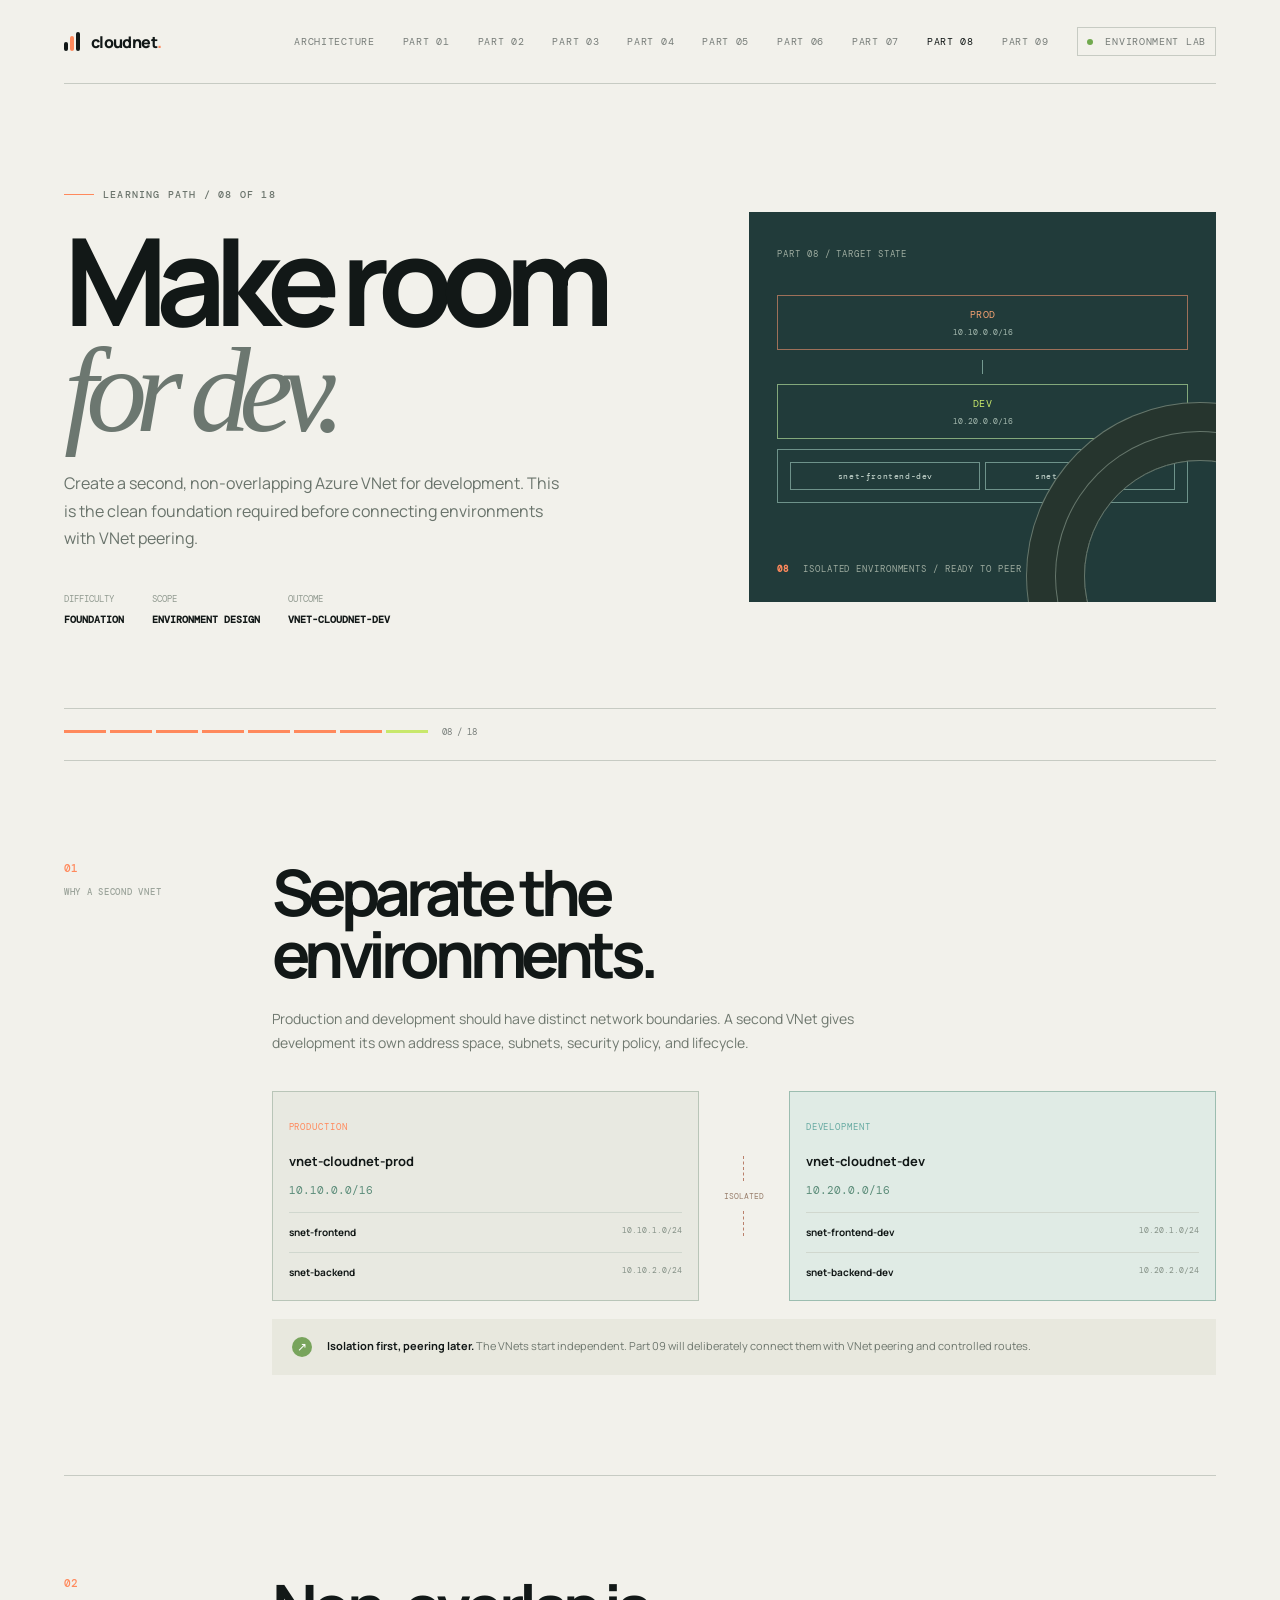
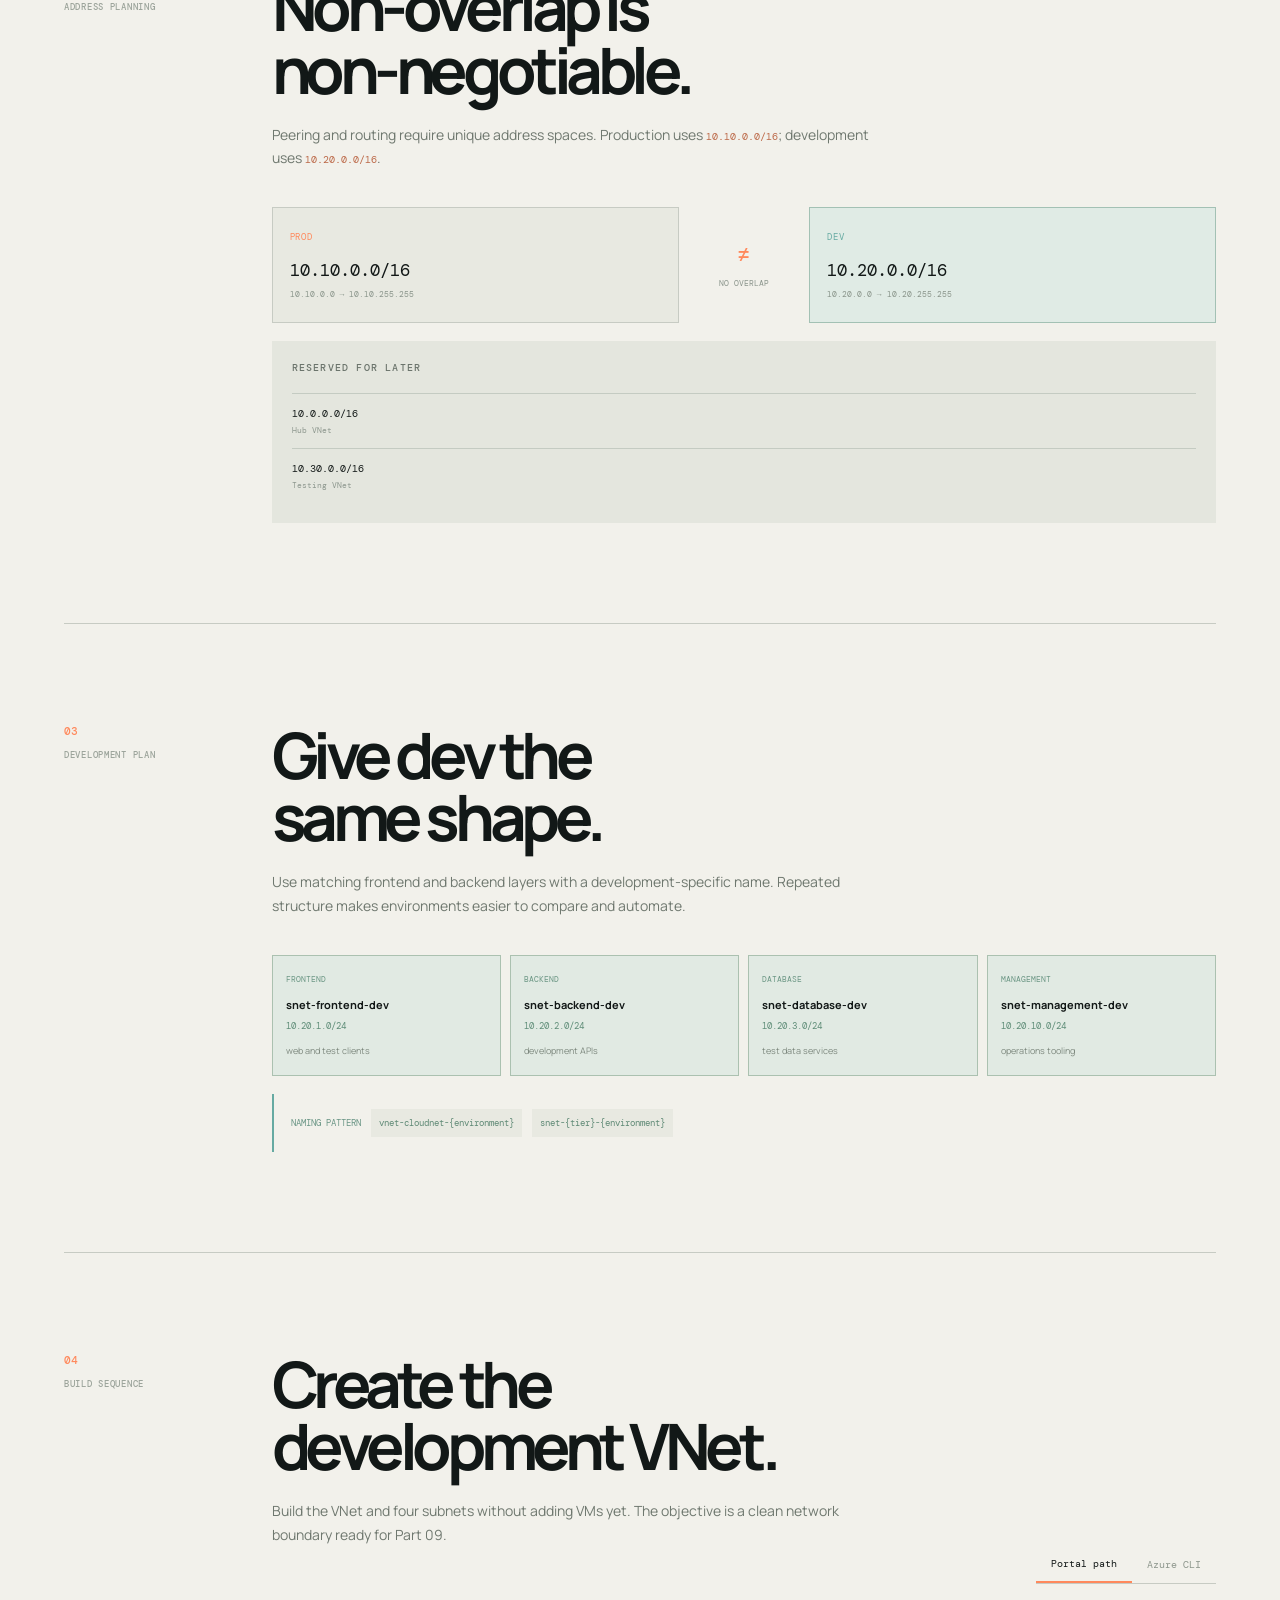
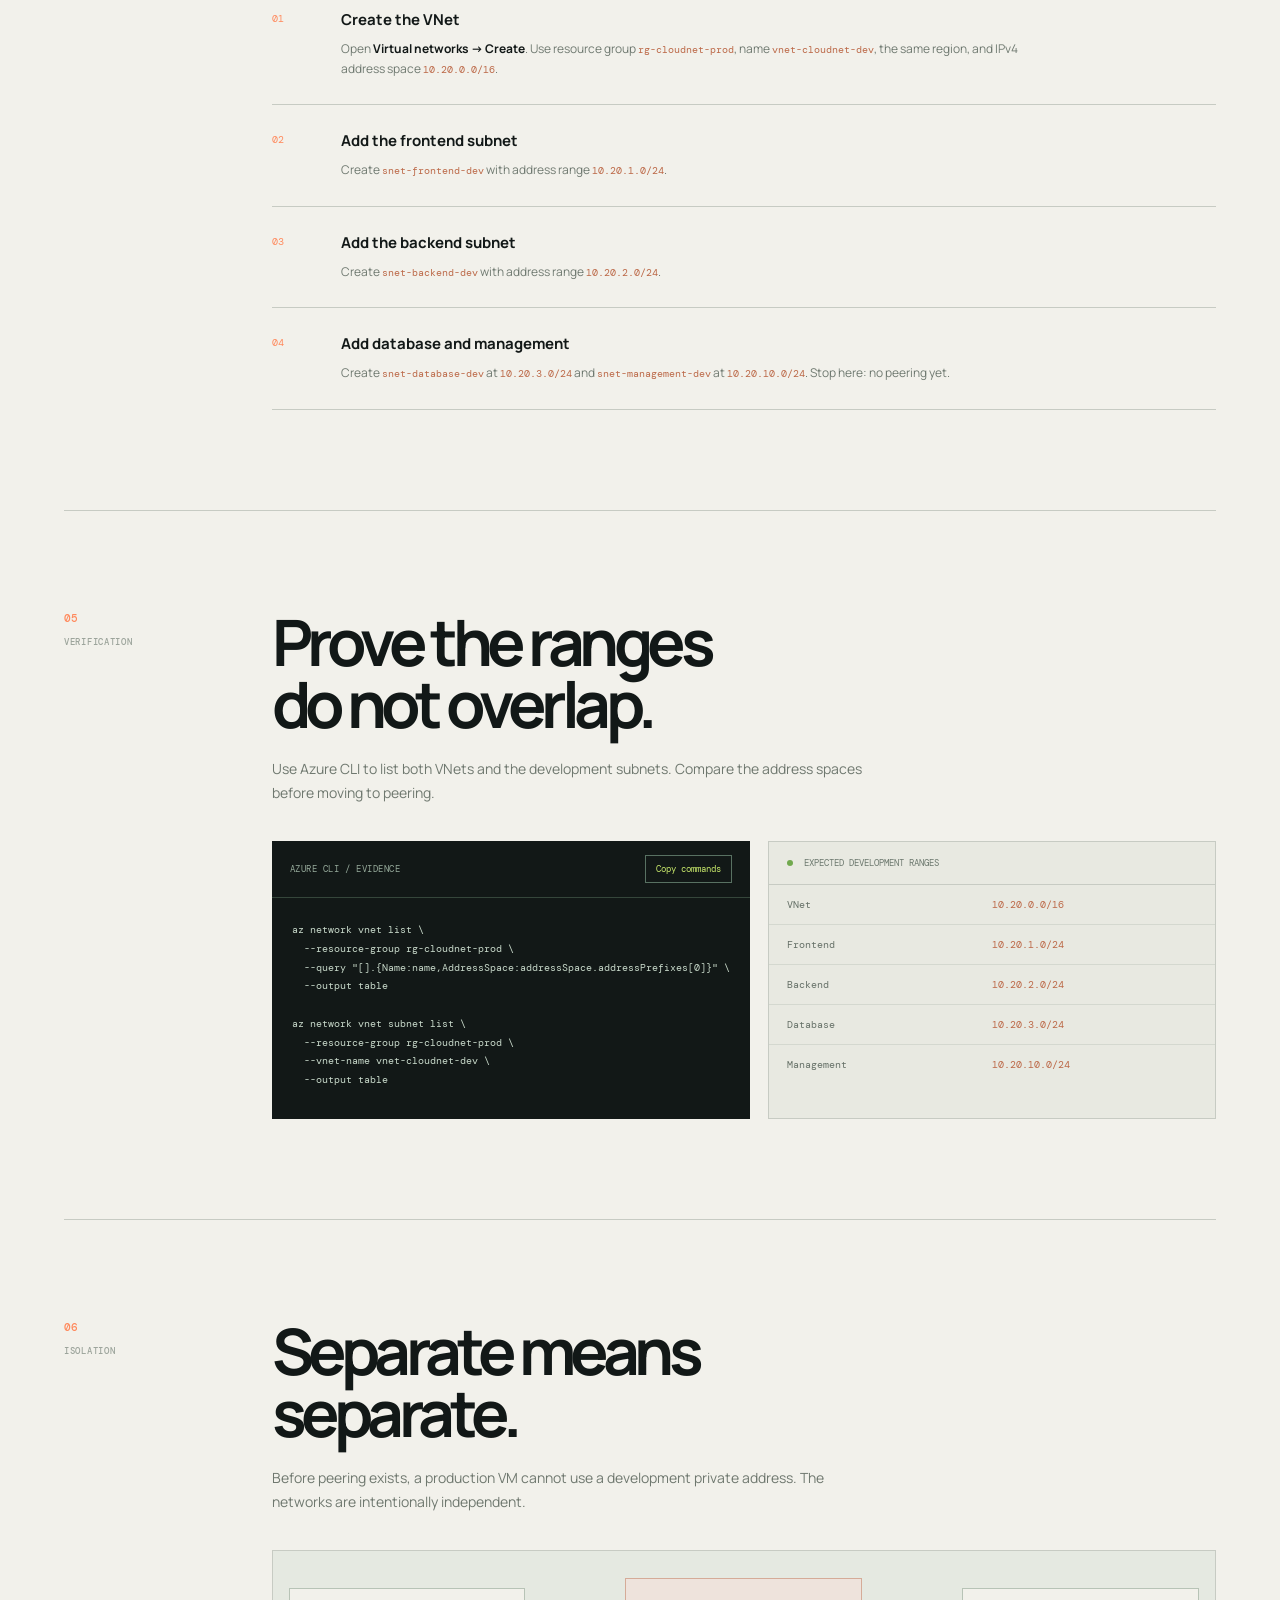
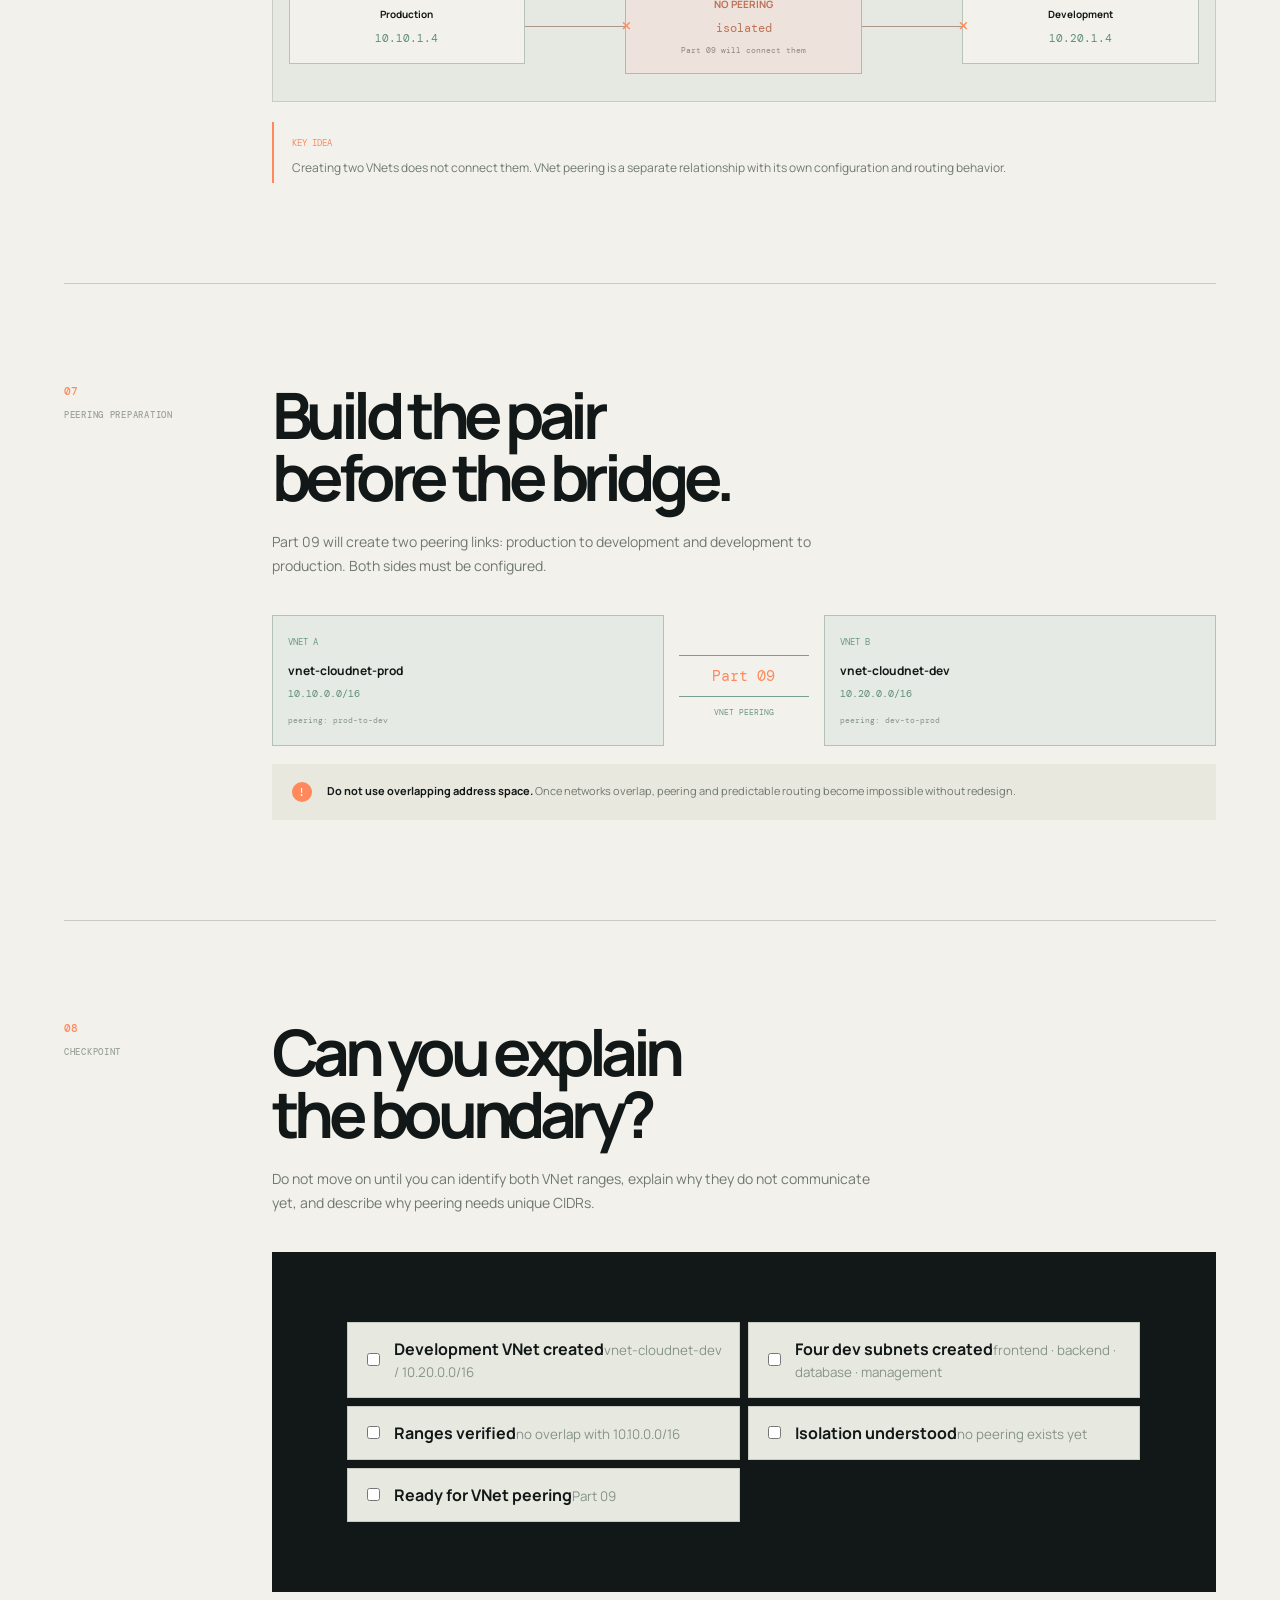
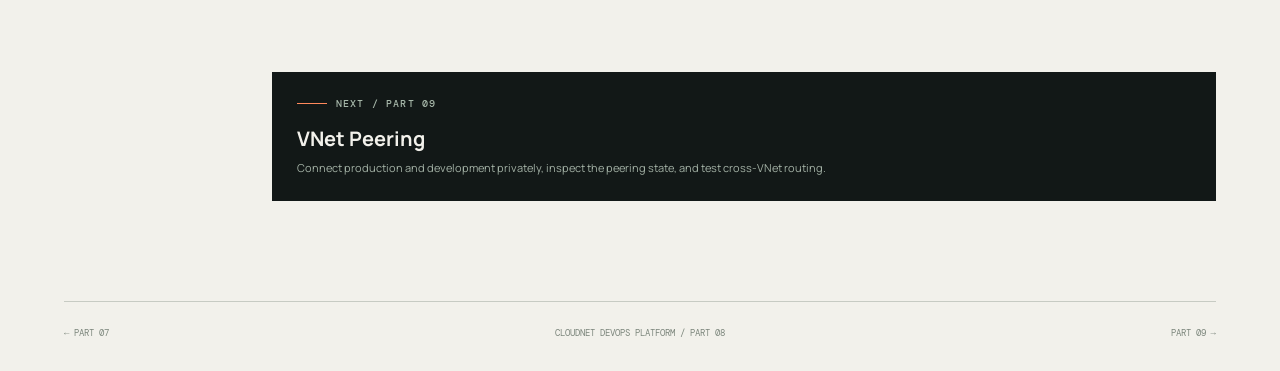
<file: docs/part-08-second-vnet.html>
<!doctype html>
<html lang="en">
<head>
  <meta charset="UTF-8">
  <meta name="viewport" content="width=device-width, initial-scale=1.0">
  <meta name="description" content="CloudNet DevOps Platform Part 08: create a second Azure VNet for development">
  <title>Part 08 / Second VNet | CloudNet</title>
  <link rel="preconnect" href="https://fonts.googleapis.com" crossorigin>
  <link rel="stylesheet" href="../styles.css">
</head>
<body>
  <div class="page-shell">
    <header class="doc-header"><a class="brand" href="../index.html" aria-label="Back to CloudNet architecture"><span class="brand-mark"><i></i><i></i><i></i></span><span>cloudnet<span class="orange">.</span></span></a><nav class="header-nav" aria-label="Documentation navigation"><a href="../index.html">Architecture</a><a href="part-01-foundation.html">Part 01</a><a href="part-02-vms.html">Part 02</a><a href="part-03-nsg.html">Part 03</a><a href="part-04-private-communication.html">Part 04</a><a href="part-05-routing.html">Part 05</a><a href="part-06-nat.html">Part 06</a><a href="part-07-load-balancer.html">Part 07</a><a class="active" href="#top">Part 08</a><a href="part-09-private-endpoint.html">Part 09</a><span class="status"><b></b> Environment lab</span></nav></header>
    <main id="top">
      <section class="doc-hero"><div class="hero-copy"><div class="eyebrow"><span></span> Learning path / 08 of 18</div><h1>Make room<br><em>for dev.</em></h1><p>Create a second, non-overlapping Azure VNet for development. This is the clean foundation required before connecting environments with VNet peering.</p><div class="hero-meta"><span>Difficulty <strong>Foundation</strong></span><span>Scope <strong>Environment design</strong></span><span>Outcome <strong>vnet-cloudnet-dev</strong></span></div></div><div class="hero-card vnet-hero-card"><span class="card-label">Part 08 / target state</span><div class="vnet-hero-stack"><div class="prod-block">PROD <small>10.10.0.0/16</small></div><i></i><div class="dev-block">DEV <small>10.20.0.0/16</small></div><div class="dev-subnets"><span>snet-frontend-dev</span><span>snet-backend-dev</span></div></div><span class="card-foot"><b>08</b> isolated environments / ready to peer</span></div></section>
      <div class="progress"><span class="done"></span><span class="done"></span><span class="done"></span><span class="done"></span><span class="done"></span><span class="done"></span><span class="done"></span><span class="current"></span><small>08 / 18</small></div>

      <section class="content-section" id="why"><div class="section-index">01 <span>Why a second VNet</span></div><div class="section-body"><h2>Separate the<br>environments.</h2><p class="lead">Production and development should have distinct network boundaries. A second VNet gives development its own address space, subnets, security policy, and lifecycle.</p><div class="environment-compare"><article><span>PRODUCTION</span><h3>vnet-cloudnet-prod</h3><code>10.10.0.0/16</code><div><b>snet-frontend</b><small>10.10.1.0/24</small></div><div><b>snet-backend</b><small>10.10.2.0/24</small></div></article><div class="isolation-mark"><i></i><span>isolated</span><i></i></div><article class="dev-card"><span>DEVELOPMENT</span><h3>vnet-cloudnet-dev</h3><code>10.20.0.0/16</code><div><b>snet-frontend-dev</b><small>10.20.1.0/24</small></div><div><b>snet-backend-dev</b><small>10.20.2.0/24</small></div></article></div><div class="callout green"><span>↗</span><p><strong>Isolation first, peering later.</strong> The VNets start independent. Part 09 will deliberately connect them with VNet peering and controlled routes.</p></div></div></section>

      <section class="content-section" id="addressing"><div class="section-index">02 <span>Address planning</span></div><div class="section-body"><h2>Non-overlap is<br>non-negotiable.</h2><p class="lead">Peering and routing require unique address spaces. Production uses <code>10.10.0.0/16</code>; development uses <code>10.20.0.0/16</code>.</p><div class="range-board"><div class="range-card prod-range"><span>PROD</span><b>10.10.0.0/16</b><small>10.10.0.0 → 10.10.255.255</small></div><div class="range-gap"><strong>≠</strong><span>no overlap</span></div><div class="range-card dev-range"><span>DEV</span><b>10.20.0.0/16</b><small>10.20.0.0 → 10.20.255.255</small></div></div><div class="future-ranges"><span class="section-kicker">Reserved for later</span><div><b>10.0.0.0/16</b><small>Hub VNet</small></div><div><b>10.30.0.0/16</b><small>Testing VNet</small></div></div></div></section>

      <section class="content-section" id="subnets"><div class="section-index">03 <span>Development plan</span></div><div class="section-body"><h2>Give dev the<br>same shape.</h2><p class="lead">Use matching frontend and backend layers with a development-specific name. Repeated structure makes environments easier to compare and automate.</p><div class="dev-subnet-grid"><div><span>FRONTEND</span><b>snet-frontend-dev</b><code>10.20.1.0/24</code><small>web and test clients</small></div><div><span>BACKEND</span><b>snet-backend-dev</b><code>10.20.2.0/24</code><small>development APIs</small></div><div><span>DATABASE</span><b>snet-database-dev</b><code>10.20.3.0/24</code><small>test data services</small></div><div><span>MANAGEMENT</span><b>snet-management-dev</b><code>10.20.10.0/24</code><small>operations tooling</small></div></div><div class="naming-note"><span>Naming pattern</span><code>vnet-cloudnet-{environment}</code><code>snet-{tier}-{environment}</code></div></div></section>

      <section class="content-section" id="build"><div class="section-index">04 <span>Build sequence</span></div><div class="section-body"><div class="build-heading"><div><h2>Create the<br>development VNet.</h2><p class="lead">Build the VNet and four subnets without adding VMs yet. The objective is a clean network boundary ready for Part 09.</p></div><div class="tabs" role="tablist"><button class="tab active" data-tab="portal" role="tab">Portal path</button><button class="tab" data-tab="cli" role="tab">Azure CLI</button></div></div><div class="tab-panel active" data-panel="portal"><ol class="steps"><li><span>01</span><div><h3>Create the VNet</h3><p>Open <b>Virtual networks → Create</b>. Use resource group <code>rg-cloudnet-prod</code>, name <code>vnet-cloudnet-dev</code>, the same region, and IPv4 address space <code>10.20.0.0/16</code>.</p></div></li><li><span>02</span><div><h3>Add the frontend subnet</h3><p>Create <code>snet-frontend-dev</code> with address range <code>10.20.1.0/24</code>.</p></div></li><li><span>03</span><div><h3>Add the backend subnet</h3><p>Create <code>snet-backend-dev</code> with address range <code>10.20.2.0/24</code>.</p></div></li><li><span>04</span><div><h3>Add database and management</h3><p>Create <code>snet-database-dev</code> at <code>10.20.3.0/24</code> and <code>snet-management-dev</code> at <code>10.20.10.0/24</code>. Stop here: no peering yet.</p></div></li></ol></div><div class="tab-panel" data-panel="cli"><div class="command-block"><div class="command-top"><span>Azure CLI / development VNet</span><button class="copy-all" type="button">Copy all</button></div><pre><code>az network vnet create \
  --resource-group rg-cloudnet-prod \
  --name vnet-cloudnet-dev \
  --location centralindia \
  --address-prefix 10.20.0.0/16

az network vnet subnet create \
  --resource-group rg-cloudnet-prod \
  --vnet-name vnet-cloudnet-dev \
  --name snet-frontend-dev \
  --address-prefixes 10.20.1.0/24

az network vnet subnet create \
  --resource-group rg-cloudnet-prod \
  --vnet-name vnet-cloudnet-dev \
  --name snet-backend-dev \
  --address-prefixes 10.20.2.0/24

az network vnet subnet create \
  --resource-group rg-cloudnet-prod \
  --vnet-name vnet-cloudnet-dev \
  --name snet-database-dev \
  --address-prefixes 10.20.3.0/24

az network vnet subnet create \
  --resource-group rg-cloudnet-prod \
  --vnet-name vnet-cloudnet-dev \
  --name snet-management-dev \
  --address-prefixes 10.20.10.0/24</code></pre><span class="copy-note">Replace <code>centralindia</code> with your selected Azure region if needed.</span></div></div></div></section>

      <section class="content-section" id="verify"><div class="section-index">05 <span>Verification</span></div><div class="section-body"><h2>Prove the ranges<br>do not overlap.</h2><p class="lead">Use Azure CLI to list both VNets and the development subnets. Compare the address spaces before moving to peering.</p><div class="verify-layout"><div class="command-block compact"><div class="command-top"><span>Azure CLI / evidence</span><button class="copy-command" type="button" data-copy="az network vnet list --resource-group rg-cloudnet-prod --query '[].{Name:name,AddressSpace:addressSpace.addressPrefixes[0]}' --output table; az network vnet subnet list --resource-group rg-cloudnet-prod --vnet-name vnet-cloudnet-dev --output table">Copy commands</button></div><pre><code>az network vnet list \
  --resource-group rg-cloudnet-prod \
  --query "[].{Name:name,AddressSpace:addressSpace.addressPrefixes[0]}" \
  --output table

az network vnet subnet list \
  --resource-group rg-cloudnet-prod \
  --vnet-name vnet-cloudnet-dev \
  --output table</code></pre></div><div class="result-card"><div class="result-top"><span class="result-dot"></span> Expected development ranges</div><div class="result-row"><span>VNet</span><code>10.20.0.0/16</code></div><div class="result-row"><span>Frontend</span><code>10.20.1.0/24</code></div><div class="result-row"><span>Backend</span><code>10.20.2.0/24</code></div><div class="result-row"><span>Database</span><code>10.20.3.0/24</code></div><div class="result-row"><span>Management</span><code>10.20.10.0/24</code></div></div></div></div></section>

      <section class="content-section" id="routing"><div class="section-index">06 <span>Isolation</span></div><div class="section-body"><h2>Separate means<br>separate.</h2><p class="lead">Before peering exists, a production VM cannot use a development private address. The networks are intentionally independent.</p><div class="isolation-flow"><div><span>Production</span><code>10.10.1.4</code></div><i></i><div class="blocked"><span>NO PEERING</span><b>isolated</b><small>Part 09 will connect them</small></div><i></i><div><span>Development</span><code>10.20.1.4</code></div></div><div class="model-note"><span>Key idea</span><p>Creating two VNets does not connect them. VNet peering is a separate relationship with its own configuration and routing behavior.</p></div></div></section>

      <section class="content-section" id="prepare"><div class="section-index">07 <span>Peering preparation</span></div><div class="section-body"><h2>Build the pair<br>before the bridge.</h2><p class="lead">Part 09 will create two peering links: production to development and development to production. Both sides must be configured.</p><div class="peering-preview"><div><span>VNet A</span><b>vnet-cloudnet-prod</b><code>10.10.0.0/16</code><small>peering: prod-to-dev</small></div><div class="bridge"><i></i><strong>Part 09</strong><i></i><span>VNet peering</span></div><div><span>VNet B</span><b>vnet-cloudnet-dev</b><code>10.20.0.0/16</code><small>peering: dev-to-prod</small></div></div><div class="callout"><span>!</span><p><strong>Do not use overlapping address space.</strong> Once networks overlap, peering and predictable routing become impossible without redesign.</p></div></div></section>

      <section class="content-section" id="complete"><div class="section-index">08 <span>Checkpoint</span></div><div class="section-body"><h2>Can you explain<br>the boundary?</h2><p class="lead">Do not move on until you can identify both VNet ranges, explain why they do not communicate yet, and describe why peering needs unique CIDRs.</p><div class="completion checklist-light"><label><input type="checkbox"><span><b>Development VNet created</b><small>vnet-cloudnet-dev / 10.20.0.0/16</small></span></label><label><input type="checkbox"><span><b>Four dev subnets created</b><small>frontend · backend · database · management</small></span></label><label><input type="checkbox"><span><b>Ranges verified</b><small>no overlap with 10.10.0.0/16</small></span></label><label><input type="checkbox"><span><b>Isolation understood</b><small>no peering exists yet</small></span></label><label><input type="checkbox"><span><b>Ready for VNet peering</b><small>Part 09</small></span></label></div><div class="next-part"><span class="eyebrow"><span></span> Next / Part 09</span><h3>VNet Peering</h3><p>Connect production and development privately, inspect the peering state, and test cross-VNet routing.</p></div></div></section>
    </main>
    <footer class="doc-footer"><a href="part-07-load-balancer.html">← Part 07</a><span>CloudNet DevOps Platform / Part 08</span><a href="part-09-private-endpoint.html">Part 09 →</a></footer>
  </div>
  <script src="part-08.js"></script>
</body>
</html>
</file>
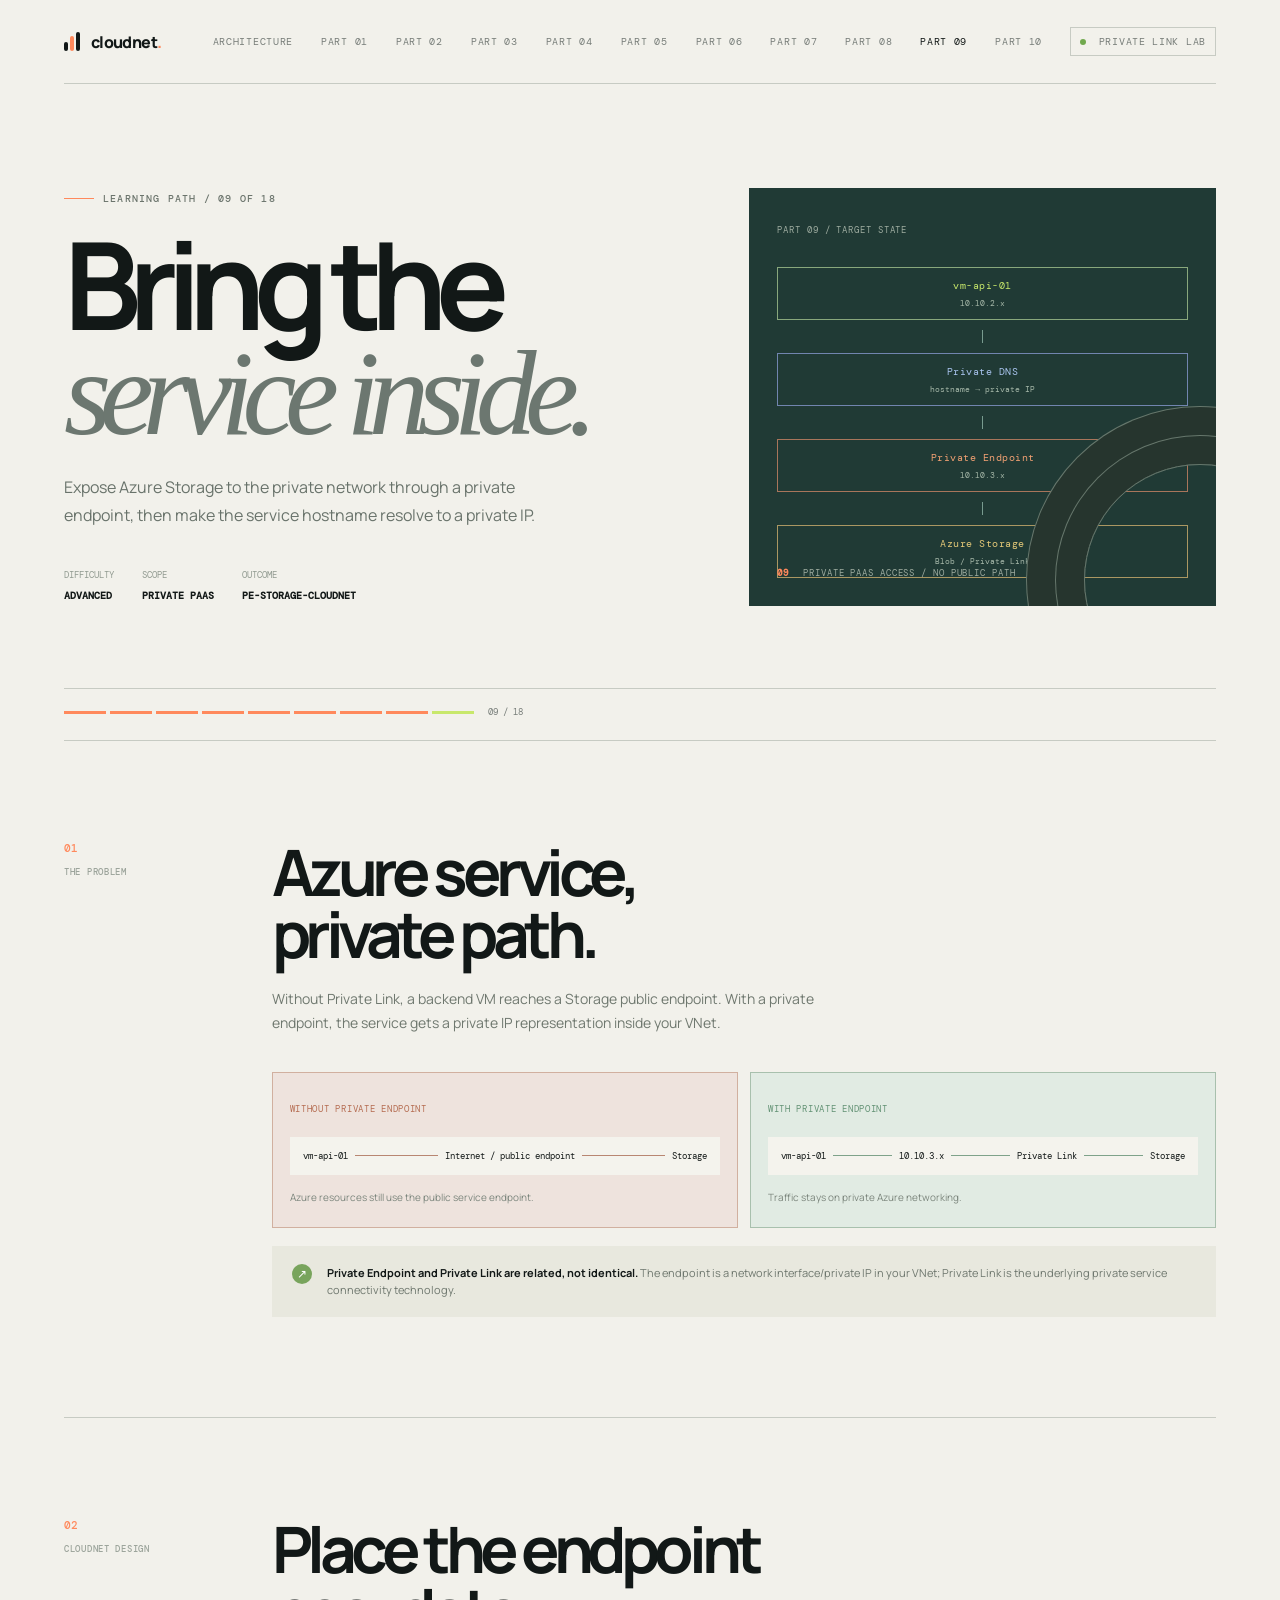
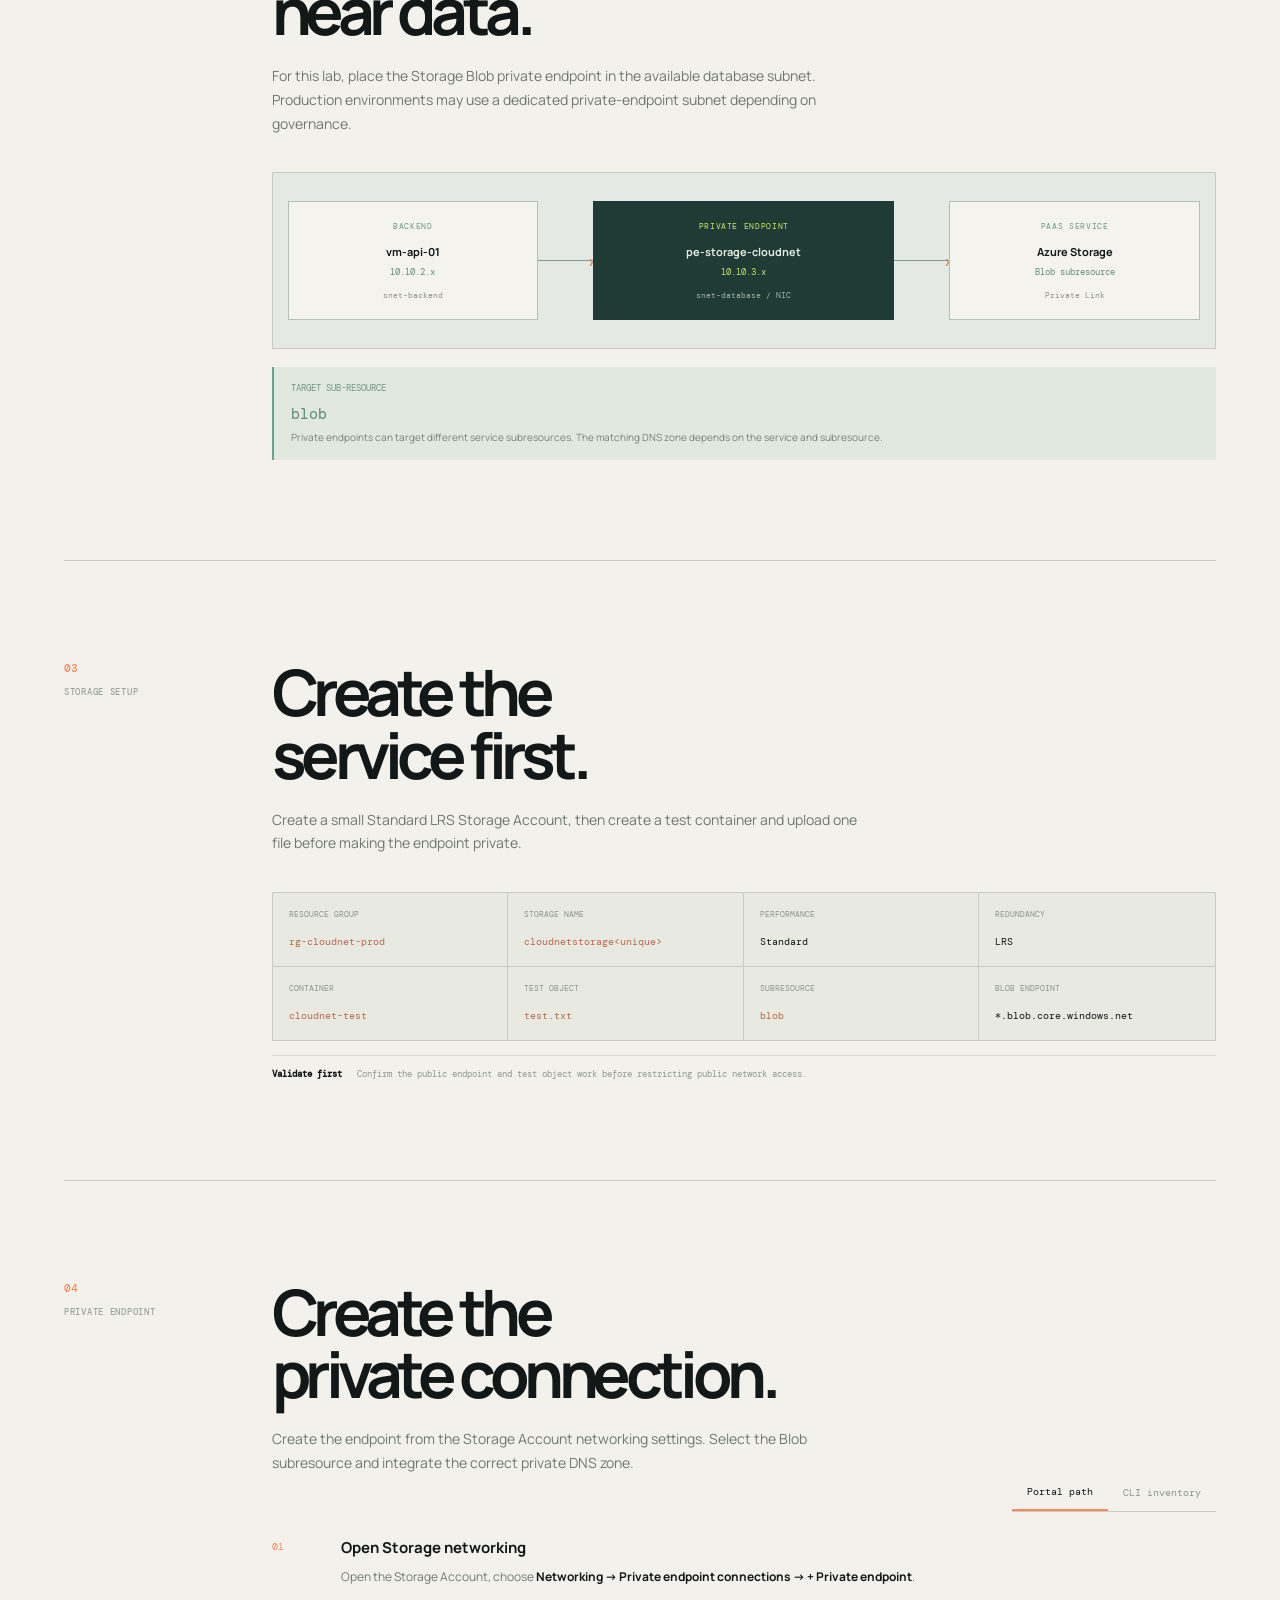
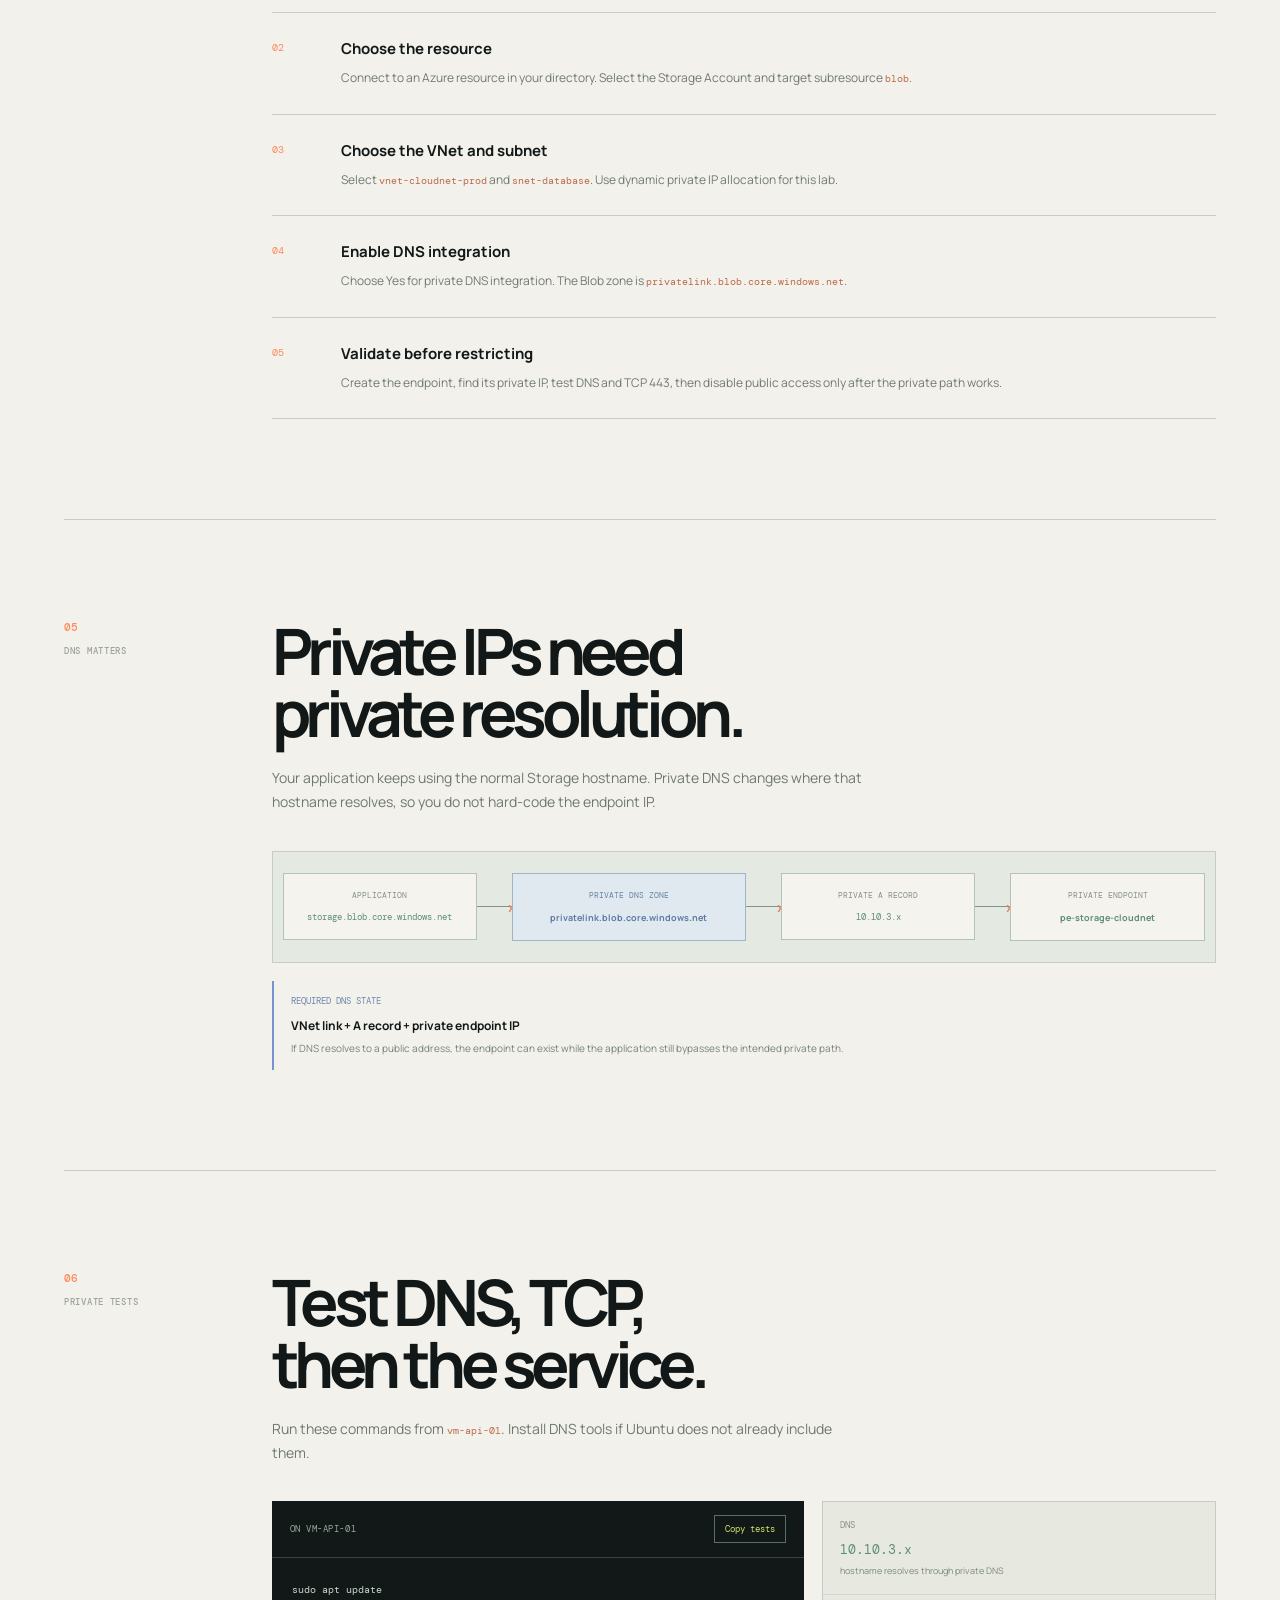
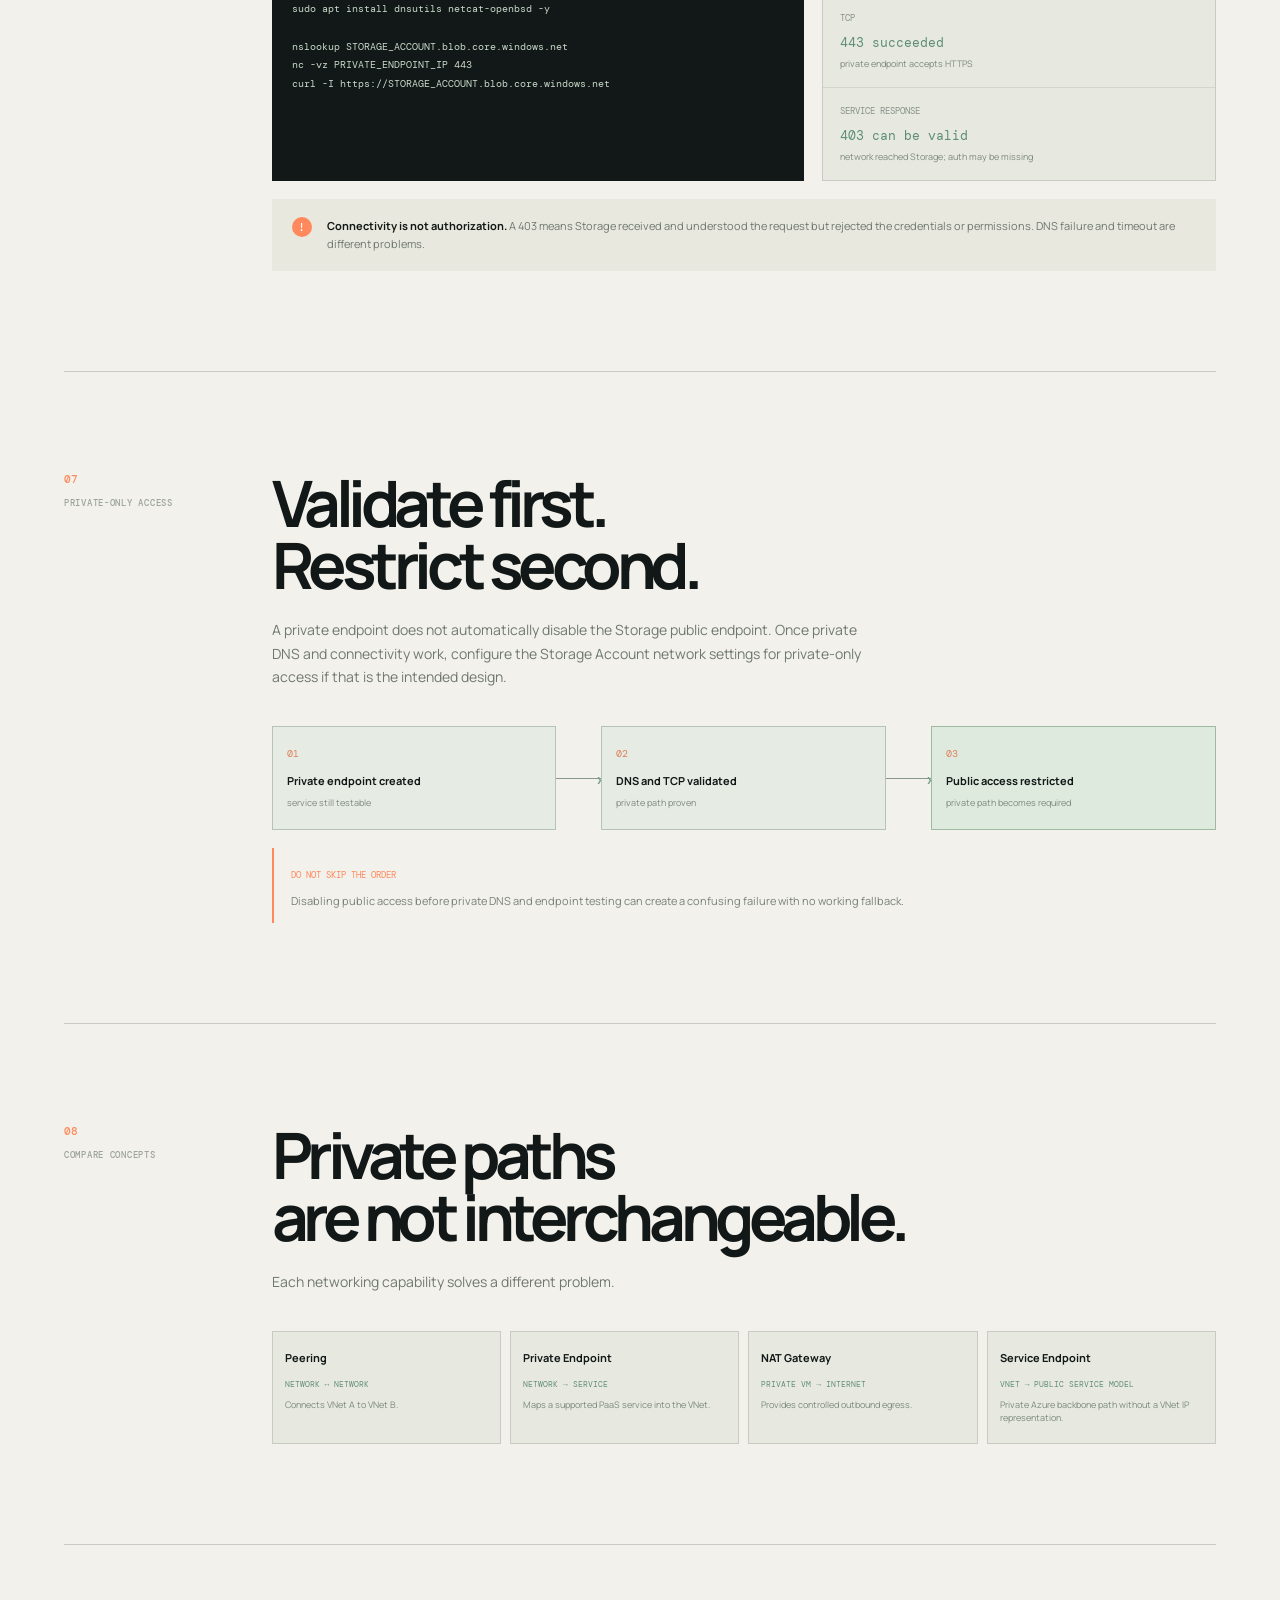
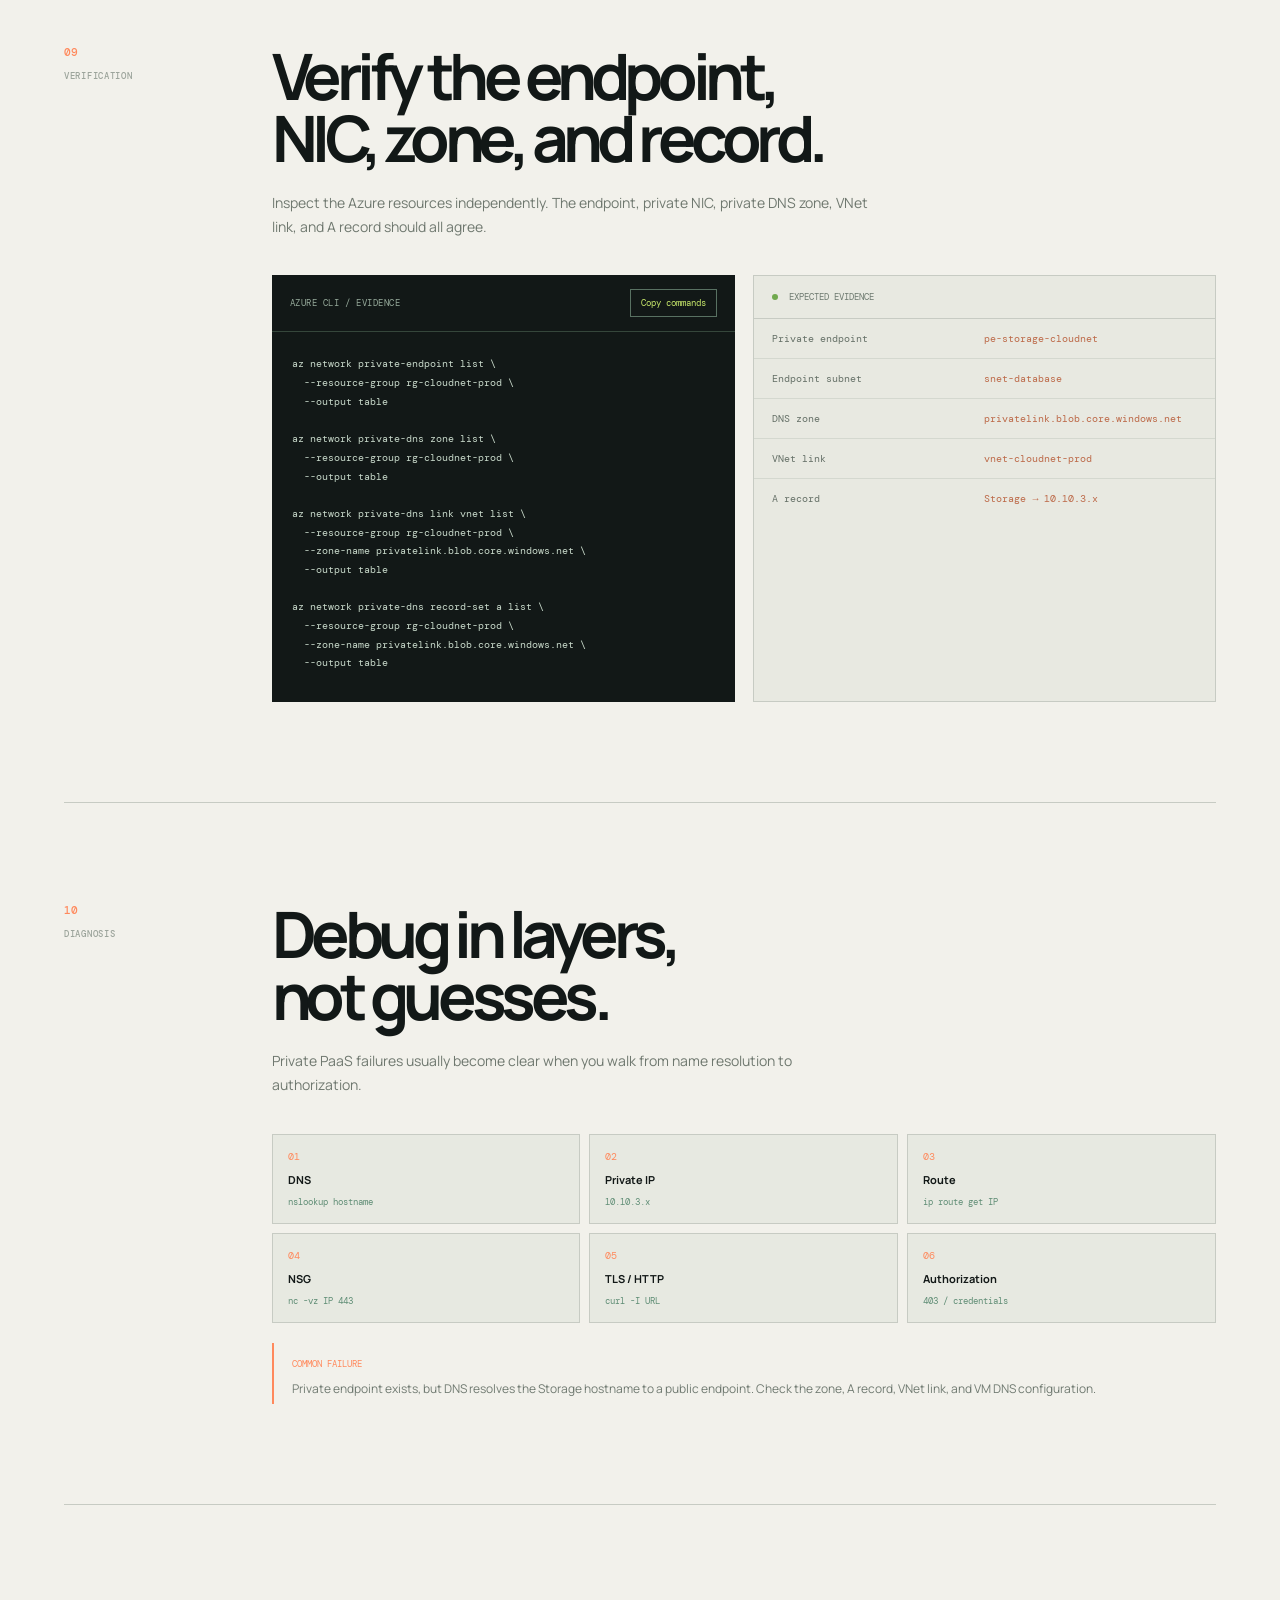
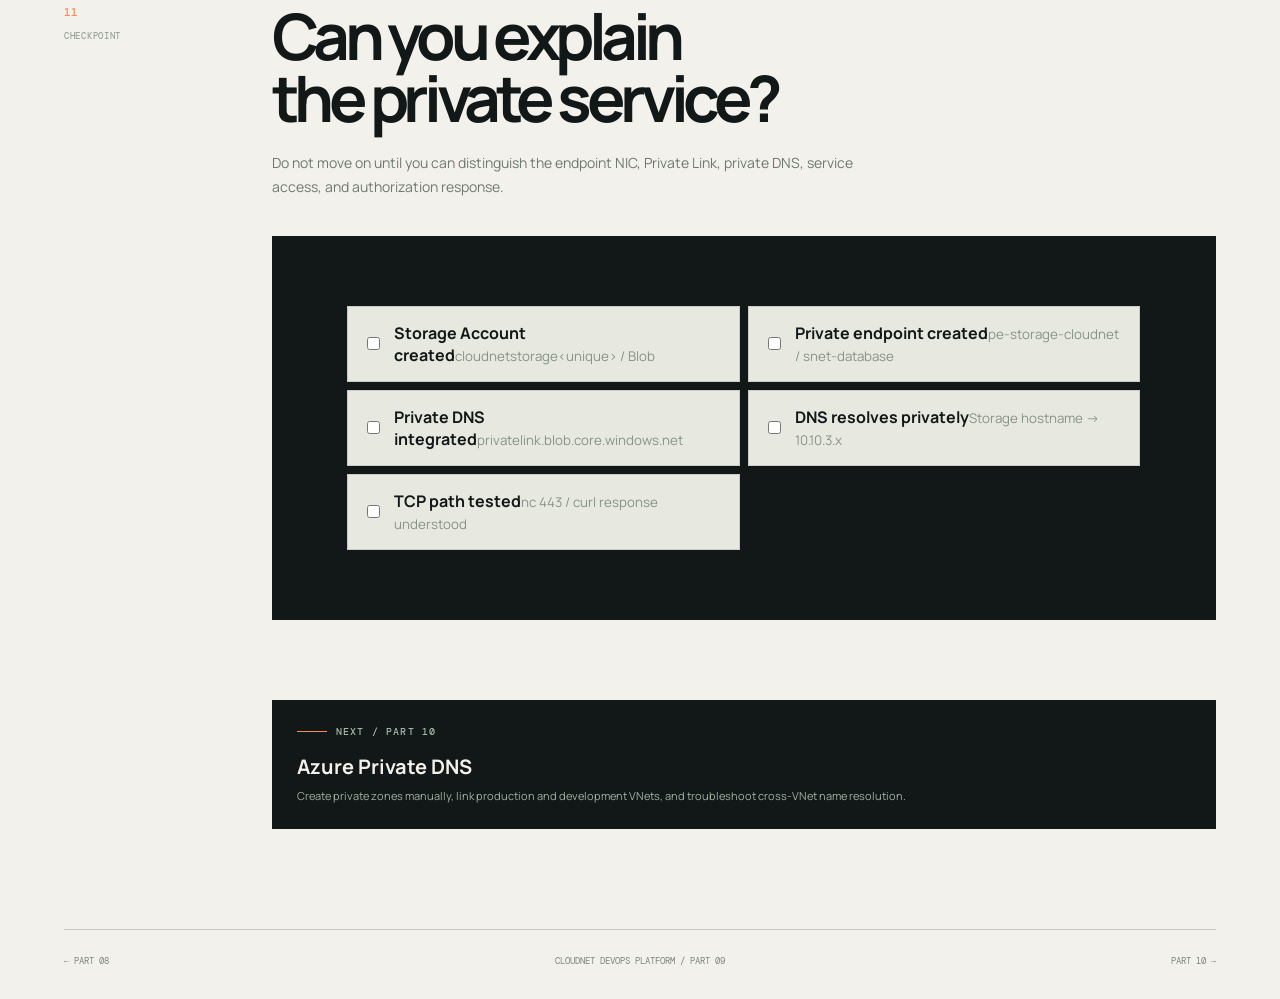
<file: docs/part-09-private-endpoint.html>
<!doctype html>
<html lang="en">
<head>
  <meta charset="UTF-8">
  <meta name="viewport" content="width=device-width, initial-scale=1.0">
  <meta name="description" content="CloudNet DevOps Platform Part 09: Azure Private Endpoint and Private Link">
  <title>Part 09 / Private Endpoint | CloudNet</title>
  <link rel="preconnect" href="https://fonts.googleapis.com" crossorigin>
  <link rel="stylesheet" href="../styles.css">
</head>
<body>
  <div class="page-shell">
    <header class="doc-header"><a class="brand" href="../index.html" aria-label="Back to CloudNet architecture"><span class="brand-mark"><i></i><i></i><i></i></span><span>cloudnet<span class="orange">.</span></span></a><nav class="header-nav" aria-label="Documentation navigation"><a href="../index.html">Architecture</a><a href="part-01-foundation.html">Part 01</a><a href="part-02-vms.html">Part 02</a><a href="part-03-nsg.html">Part 03</a><a href="part-04-private-communication.html">Part 04</a><a href="part-05-routing.html">Part 05</a><a href="part-06-nat.html">Part 06</a><a href="part-07-load-balancer.html">Part 07</a><a href="part-08-second-vnet.html">Part 08</a><a class="active" href="#top">Part 09</a><a href="part-10-private-dns.html">Part 10</a><span class="status"><b></b> Private Link lab</span></nav></header>
    <main id="top">
      <section class="doc-hero"><div class="hero-copy"><div class="eyebrow"><span></span> Learning path / 09 of 18</div><h1>Bring the<br><em>service inside.</em></h1><p>Expose Azure Storage to the private network through a private endpoint, then make the service hostname resolve to a private IP.</p><div class="hero-meta"><span>Difficulty <strong>Advanced</strong></span><span>Scope <strong>Private PaaS</strong></span><span>Outcome <strong>pe-storage-cloudnet</strong></span></div></div><div class="hero-card pe-hero-card"><span class="card-label">Part 09 / target state</span><div class="pe-hero-stack"><div class="pe-vm">vm-api-01 <small>10.10.2.x</small></div><i></i><div class="pe-dns">Private DNS <small>hostname → private IP</small></div><i></i><div class="pe-endpoint">Private Endpoint <small>10.10.3.x</small></div><i></i><div class="pe-service">Azure Storage <small>Blob / Private Link</small></div></div><span class="card-foot"><b>09</b> private PaaS access / no public path</span></div></section>
      <div class="progress"><span class="done"></span><span class="done"></span><span class="done"></span><span class="done"></span><span class="done"></span><span class="done"></span><span class="done"></span><span class="done"></span><span class="current"></span><small>09 / 18</small></div>

      <section class="content-section" id="problem"><div class="section-index">01 <span>The problem</span></div><div class="section-body"><h2>Azure service,<br>private path.</h2><p class="lead">Without Private Link, a backend VM reaches a Storage public endpoint. With a private endpoint, the service gets a private IP representation inside your VNet.</p><div class="public-private-compare"><article><span>WITHOUT PRIVATE ENDPOINT</span><div>vm-api-01 <i></i> Internet / public endpoint <i></i> Storage</div><p>Azure resources still use the public service endpoint.</p></article><article class="private-card"><span>WITH PRIVATE ENDPOINT</span><div>vm-api-01 <i></i> 10.10.3.x <i></i> Private Link <i></i> Storage</div><p>Traffic stays on private Azure networking.</p></article></div><div class="callout green"><span>↗</span><p><strong>Private Endpoint and Private Link are related, not identical.</strong> The endpoint is a network interface/private IP in your VNet; Private Link is the underlying private service connectivity technology.</p></div></div></section>

      <section class="content-section" id="design"><div class="section-index">02 <span>CloudNet design</span></div><div class="section-body"><h2>Place the endpoint<br>near data.</h2><p class="lead">For this lab, place the Storage Blob private endpoint in the available database subnet. Production environments may use a dedicated private-endpoint subnet depending on governance.</p><div class="endpoint-map"><div><span>BACKEND</span><b>vm-api-01</b><code>10.10.2.x</code><small>snet-backend</small></div><i></i><div class="endpoint-center"><span>PRIVATE ENDPOINT</span><b>pe-storage-cloudnet</b><code>10.10.3.x</code><small>snet-database / NIC</small></div><i></i><div><span>PAAS SERVICE</span><b>Azure Storage</b><code>Blob subresource</code><small>Private Link</small></div></div><div class="subresource-note"><span>Target sub-resource</span><strong>blob</strong><p>Private endpoints can target different service subresources. The matching DNS zone depends on the service and subresource.</p></div></div></section>

      <section class="content-section" id="storage"><div class="section-index">03 <span>Storage setup</span></div><div class="section-body"><h2>Create the<br>service first.</h2><p class="lead">Create a small Standard LRS Storage Account, then create a test container and upload one file before making the endpoint private.</p><div class="value-grid"><div><span>Resource group</span><code>rg-cloudnet-prod</code></div><div><span>Storage name</span><code>cloudnetstorage&lt;unique&gt;</code></div><div><span>Performance</span><b>Standard</b></div><div><span>Redundancy</span><b>LRS</b></div><div><span>Container</span><code>cloudnet-test</code></div><div><span>Test object</span><code>test.txt</code></div><div><span>Subresource</span><code>blob</code></div><div><span>Blob endpoint</span><b>*.blob.core.windows.net</b></div></div><div class="step-detail"><b>Validate first</b><span>Confirm the public endpoint and test object work before restricting public network access.</span></div></div></section>

      <section class="content-section" id="create"><div class="section-index">04 <span>Private endpoint</span></div><div class="section-body"><div class="build-heading"><div><h2>Create the<br>private connection.</h2><p class="lead">Create the endpoint from the Storage Account networking settings. Select the Blob subresource and integrate the correct private DNS zone.</p></div><div class="tabs" role="tablist"><button class="tab active" data-tab="portal" role="tab">Portal path</button><button class="tab" data-tab="cli" role="tab">CLI inventory</button></div></div><div class="tab-panel active" data-panel="portal"><ol class="steps"><li><span>01</span><div><h3>Open Storage networking</h3><p>Open the Storage Account, choose <b>Networking → Private endpoint connections → + Private endpoint</b>.</p></div></li><li><span>02</span><div><h3>Choose the resource</h3><p>Connect to an Azure resource in your directory. Select the Storage Account and target subresource <code>blob</code>.</p></div></li><li><span>03</span><div><h3>Choose the VNet and subnet</h3><p>Select <code>vnet-cloudnet-prod</code> and <code>snet-database</code>. Use dynamic private IP allocation for this lab.</p></div></li><li><span>04</span><div><h3>Enable DNS integration</h3><p>Choose Yes for private DNS integration. The Blob zone is <code>privatelink.blob.core.windows.net</code>.</p></div></li><li><span>05</span><div><h3>Validate before restricting</h3><p>Create the endpoint, find its private IP, test DNS and TCP 443, then disable public access only after the private path works.</p></div></li></ol></div><div class="tab-panel" data-panel="cli"><div class="command-block"><div class="command-top"><span>Azure CLI / inventory</span><button class="copy-all" type="button">Copy all</button></div><pre><code>az network private-endpoint list \
  --resource-group rg-cloudnet-prod \
  --output table

az network private-endpoint show \
  --resource-group rg-cloudnet-prod \
  --name pe-storage-cloudnet \
  --output json

az network private-endpoint show \
  --resource-group rg-cloudnet-prod \
  --name pe-storage-cloudnet \
  --query "networkInterfaces[].id" \
  --output tsv</code></pre><span class="copy-note">The Portal is the primary creation path; use the returned NIC ID to inspect the endpoint private IP.</span></div></div></div></section>

      <section class="content-section" id="dns"><div class="section-index">05 <span>DNS matters</span></div><div class="section-body"><h2>Private IPs need<br>private resolution.</h2><p class="lead">Your application keeps using the normal Storage hostname. Private DNS changes where that hostname resolves, so you do not hard-code the endpoint IP.</p><div class="dns-flow"><div><span>Application</span><code>storage.blob.core.windows.net</code></div><i></i><div class="dns-zone"><span>Private DNS zone</span><b>privatelink.blob.core.windows.net</b></div><i></i><div><span>Private A record</span><code>10.10.3.x</code></div><i></i><div><span>Private Endpoint</span><b>pe-storage-cloudnet</b></div></div><div class="dns-check"><span>Required DNS state</span><strong>VNet link + A record + private endpoint IP</strong><p>If DNS resolves to a public address, the endpoint can exist while the application still bypasses the intended private path.</p></div></div></section>

      <section class="content-section" id="test"><div class="section-index">06 <span>Private tests</span></div><div class="section-body"><h2>Test DNS, TCP,<br>then the service.</h2><p class="lead">Run these commands from <code>vm-api-01</code>. Install DNS tools if Ubuntu does not already include them.</p><div class="test-command-grid"><div class="command-block compact"><div class="command-top"><span>On vm-api-01</span><button class="copy-command" type="button" data-copy="sudo apt update && sudo apt install dnsutils netcat-openbsd -y; nslookup STORAGE_ACCOUNT.blob.core.windows.net; nc -vz PRIVATE_ENDPOINT_IP 443; curl -I https://STORAGE_ACCOUNT.blob.core.windows.net">Copy tests</button></div><pre><code>sudo apt update
sudo apt install dnsutils netcat-openbsd -y

nslookup STORAGE_ACCOUNT.blob.core.windows.net
nc -vz PRIVATE_ENDPOINT_IP 443
curl -I https://STORAGE_ACCOUNT.blob.core.windows.net</code></pre></div><div class="test-results"><div><span>DNS</span><code>10.10.3.x</code><small>hostname resolves through private DNS</small></div><div><span>TCP</span><code>443 succeeded</code><small>private endpoint accepts HTTPS</small></div><div><span>Service response</span><code>403 can be valid</code><small>network reached Storage; auth may be missing</small></div></div></div><div class="callout"><span>!</span><p><strong>Connectivity is not authorization.</strong> A 403 means Storage received and understood the request but rejected the credentials or permissions. DNS failure and timeout are different problems.</p></div></div></section>

      <section class="content-section" id="access"><div class="section-index">07 <span>Private-only access</span></div><div class="section-body"><h2>Validate first.<br>Restrict second.</h2><p class="lead">A private endpoint does not automatically disable the Storage public endpoint. Once private DNS and connectivity work, configure the Storage Account network settings for private-only access if that is the intended design.</p><div class="access-stages"><div><b>01</b><span>Private endpoint created</span><small>service still testable</small></div><i></i><div><b>02</b><span>DNS and TCP validated</span><small>private path proven</small></div><i></i><div class="restrict-stage"><b>03</b><span>Public access restricted</span><small>private path becomes required</small></div></div><div class="warning-box"><span>Do not skip the order</span><p>Disabling public access before private DNS and endpoint testing can create a confusing failure with no working fallback.</p></div></div></section>

      <section class="content-section" id="compare"><div class="section-index">08 <span>Compare concepts</span></div><div class="section-body"><h2>Private paths<br>are not interchangeable.</h2><p class="lead">Each networking capability solves a different problem.</p><div class="compare-grid"><div><b>Peering</b><span>NETWORK ↔ NETWORK</span><small>Connects VNet A to VNet B.</small></div><div><b>Private Endpoint</b><span>NETWORK → SERVICE</span><small>Maps a supported PaaS service into the VNet.</small></div><div><b>NAT Gateway</b><span>PRIVATE VM → INTERNET</span><small>Provides controlled outbound egress.</small></div><div><b>Service Endpoint</b><span>VNET → PUBLIC SERVICE MODEL</span><small>Private Azure backbone path without a VNet IP representation.</small></div></div></div></section>

      <section class="content-section" id="verify"><div class="section-index">09 <span>Verification</span></div><div class="section-body"><h2>Verify the endpoint,<br>NIC, zone, and record.</h2><p class="lead">Inspect the Azure resources independently. The endpoint, private NIC, private DNS zone, VNet link, and A record should all agree.</p><div class="verify-layout"><div class="command-block compact"><div class="command-top"><span>Azure CLI / evidence</span><button class="copy-command" type="button" data-copy="az network private-endpoint list --resource-group rg-cloudnet-prod --output table; az network private-dns zone list --resource-group rg-cloudnet-prod --output table; az network private-dns link vnet list --resource-group rg-cloudnet-prod --zone-name privatelink.blob.core.windows.net --output table; az network private-dns record-set a list --resource-group rg-cloudnet-prod --zone-name privatelink.blob.core.windows.net --output table">Copy commands</button></div><pre><code>az network private-endpoint list \
  --resource-group rg-cloudnet-prod \
  --output table

az network private-dns zone list \
  --resource-group rg-cloudnet-prod \
  --output table

az network private-dns link vnet list \
  --resource-group rg-cloudnet-prod \
  --zone-name privatelink.blob.core.windows.net \
  --output table

az network private-dns record-set a list \
  --resource-group rg-cloudnet-prod \
  --zone-name privatelink.blob.core.windows.net \
  --output table</code></pre></div><div class="result-card"><div class="result-top"><span class="result-dot"></span> Expected evidence</div><div class="result-row"><span>Private endpoint</span><code>pe-storage-cloudnet</code></div><div class="result-row"><span>Endpoint subnet</span><code>snet-database</code></div><div class="result-row"><span>DNS zone</span><code>privatelink.blob.core.windows.net</code></div><div class="result-row"><span>VNet link</span><code>vnet-cloudnet-prod</code></div><div class="result-row"><span>A record</span><code>Storage → 10.10.3.x</code></div></div></div></div></section>

      <section class="content-section" id="troubleshoot"><div class="section-index">10 <span>Diagnosis</span></div><div class="section-body"><h2>Debug in layers,<br>not guesses.</h2><p class="lead">Private PaaS failures usually become clear when you walk from name resolution to authorization.</p><div class="diagnosis-grid"><div><b>01</b><span>DNS</span><code>nslookup hostname</code></div><div><b>02</b><span>Private IP</span><code>10.10.3.x</code></div><div><b>03</b><span>Route</span><code>ip route get IP</code></div><div><b>04</b><span>NSG</span><code>nc -vz IP 443</code></div><div><b>05</b><span>TLS / HTTP</span><code>curl -I URL</code></div><div><b>06</b><span>Authorization</span><code>403 / credentials</code></div></div><div class="model-note"><span>Common failure</span><p>Private endpoint exists, but DNS resolves the Storage hostname to a public endpoint. Check the zone, A record, VNet link, and VM DNS configuration.</p></div></div></section>

      <section class="content-section" id="complete"><div class="section-index">11 <span>Checkpoint</span></div><div class="section-body"><h2>Can you explain<br>the private service?</h2><p class="lead">Do not move on until you can distinguish the endpoint NIC, Private Link, private DNS, service access, and authorization response.</p><div class="completion checklist-light"><label><input type="checkbox"><span><b>Storage Account created</b><small>cloudnetstorage&lt;unique&gt; / Blob</small></span></label><label><input type="checkbox"><span><b>Private endpoint created</b><small>pe-storage-cloudnet / snet-database</small></span></label><label><input type="checkbox"><span><b>Private DNS integrated</b><small>privatelink.blob.core.windows.net</small></span></label><label><input type="checkbox"><span><b>DNS resolves privately</b><small>Storage hostname → 10.10.3.x</small></span></label><label><input type="checkbox"><span><b>TCP path tested</b><small>nc 443 / curl response understood</small></span></label></div><div class="next-part"><span class="eyebrow"><span></span> Next / Part 10</span><h3>Azure Private DNS</h3><p>Create private zones manually, link production and development VNets, and troubleshoot cross-VNet name resolution.</p></div></div></section>
    </main>
    <footer class="doc-footer"><a href="part-08-second-vnet.html">← Part 08</a><span>CloudNet DevOps Platform / Part 09</span><a href="part-10-private-dns.html">Part 10 →</a></footer>
  </div>
  <script src="part-09.js"></script>
</body>
</html>
</file>
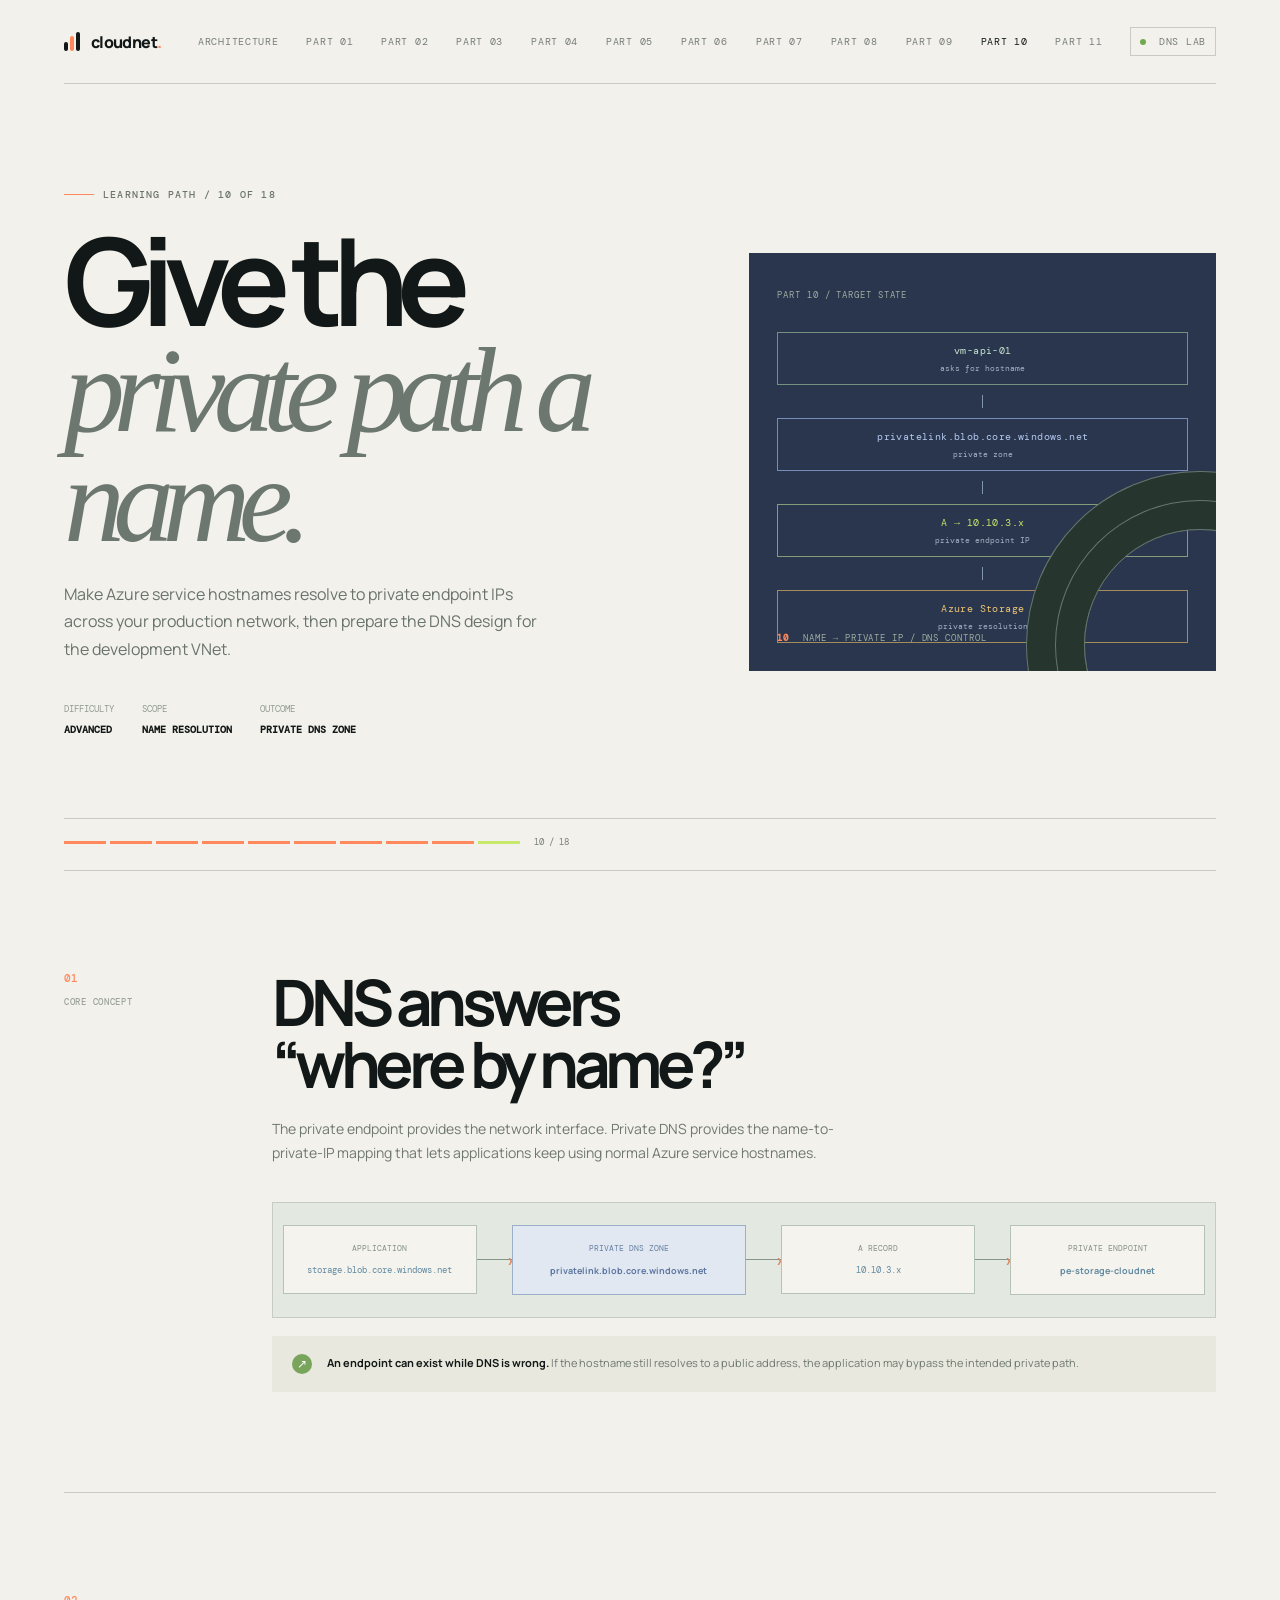
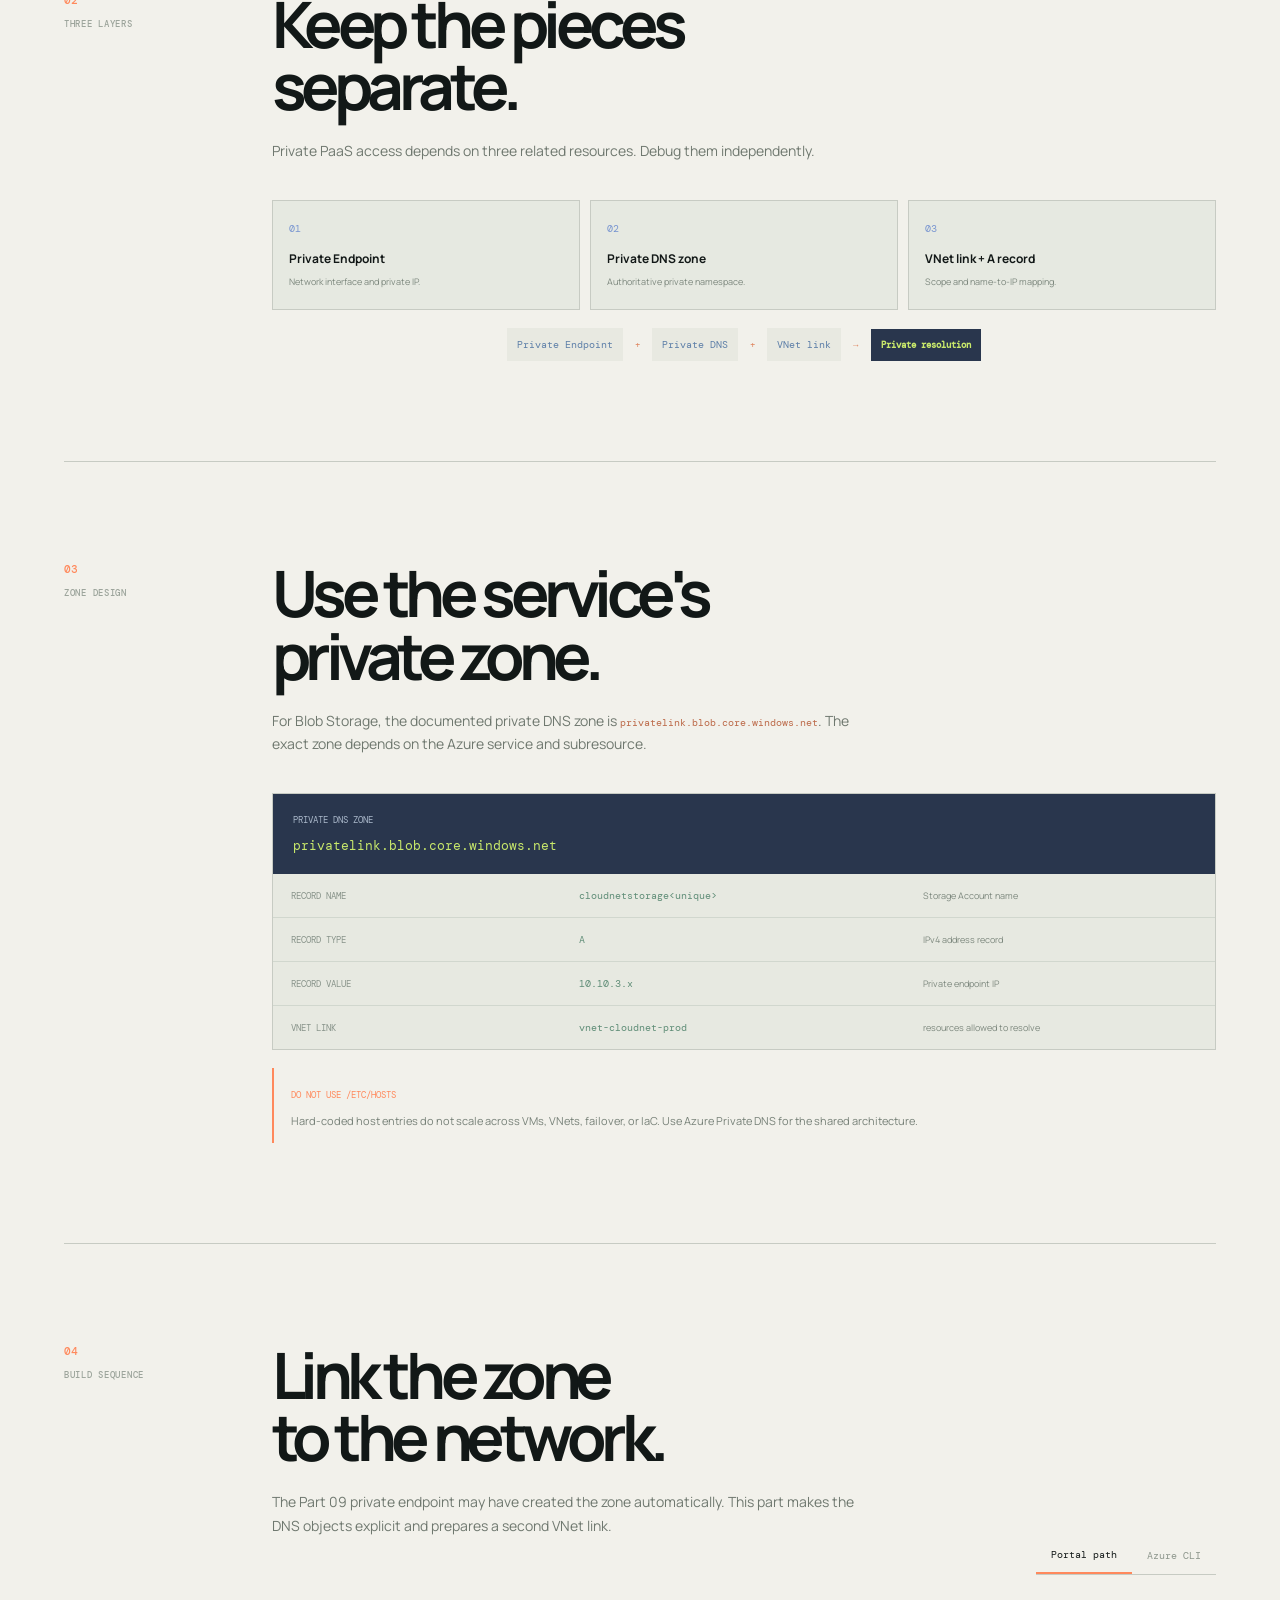
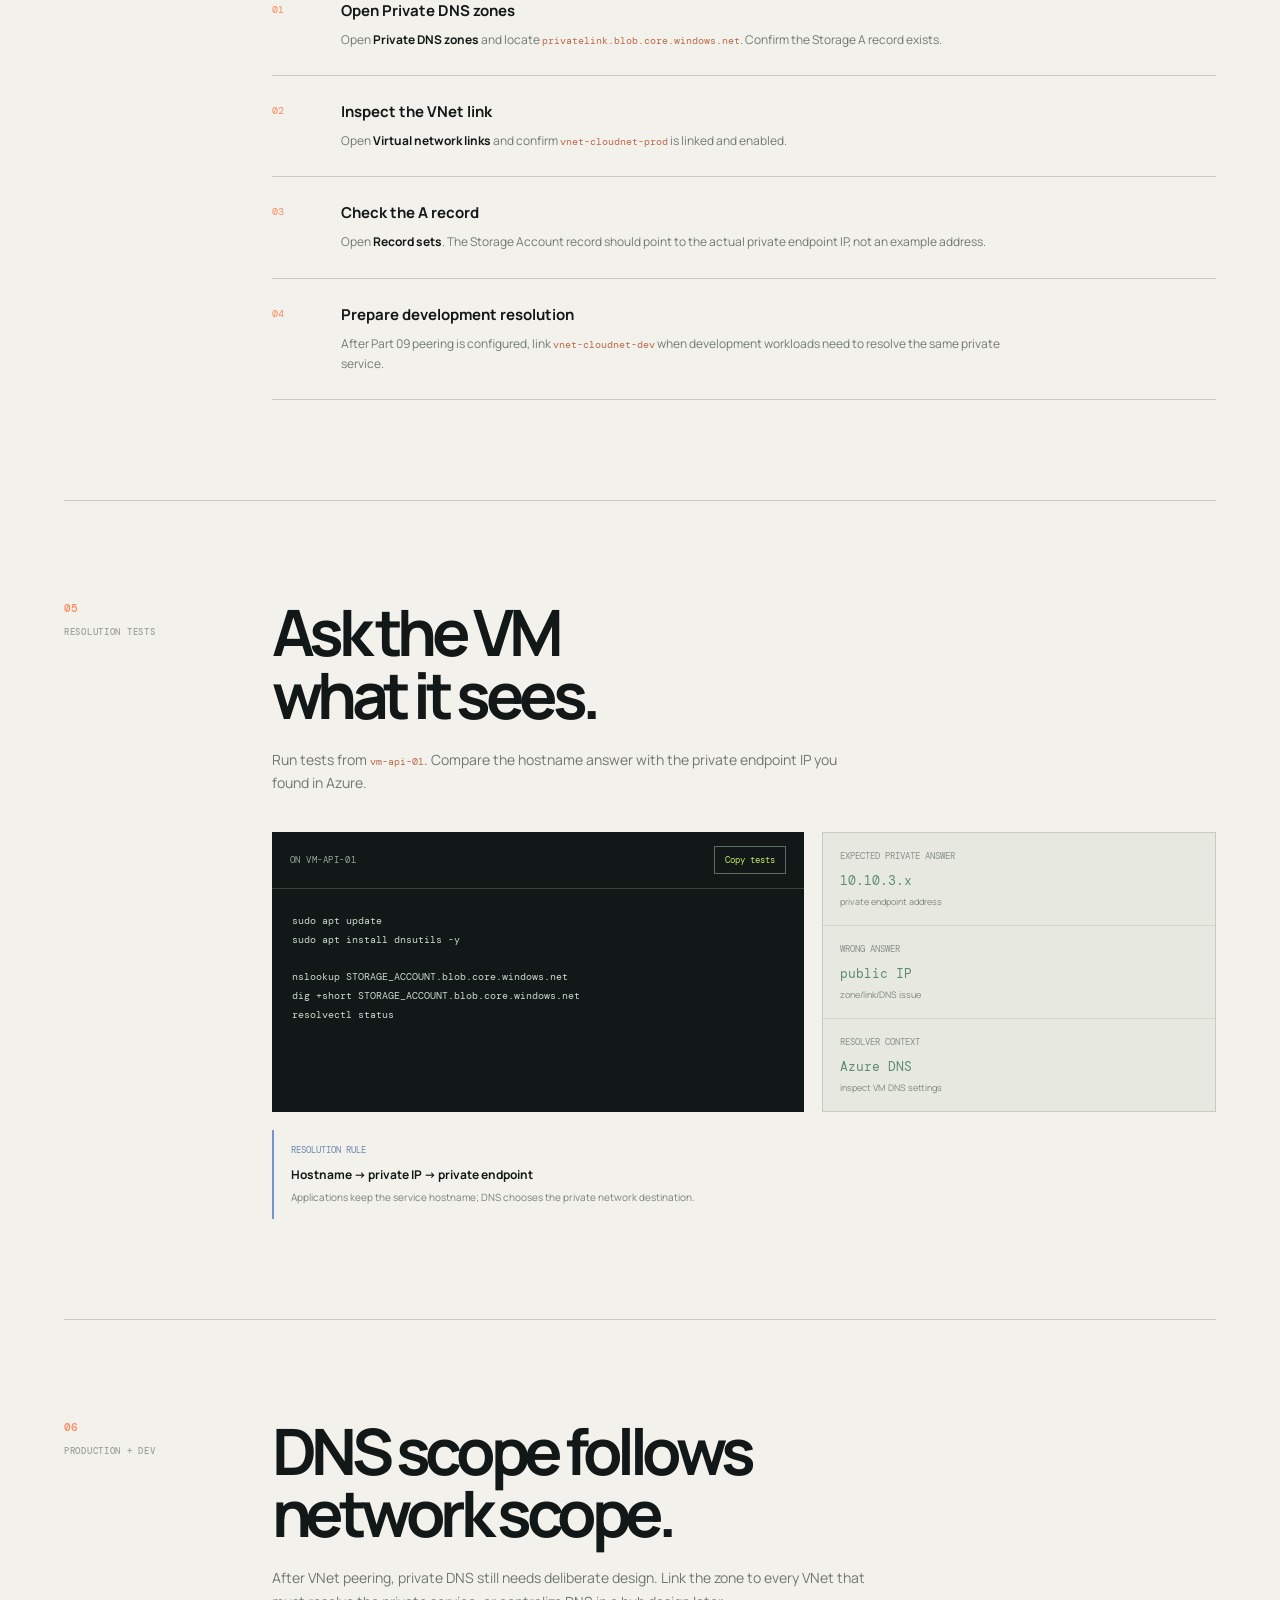
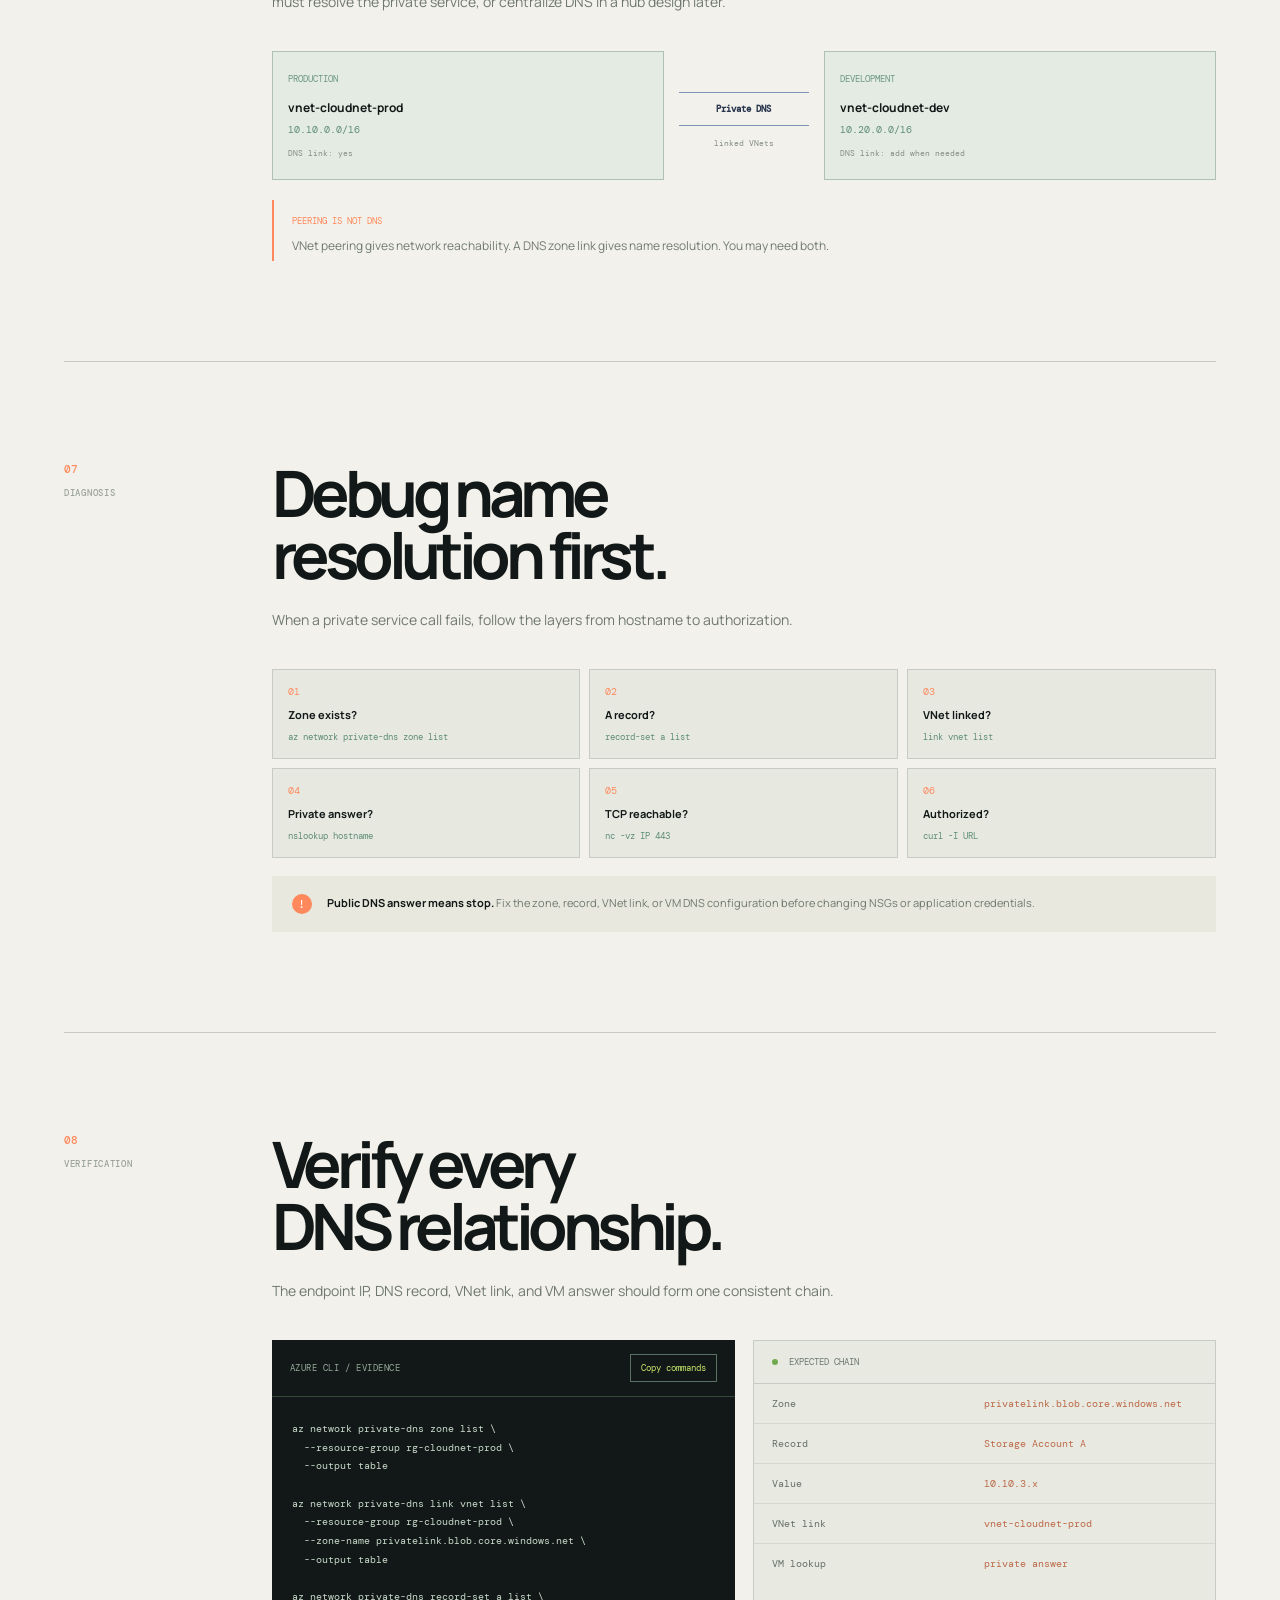
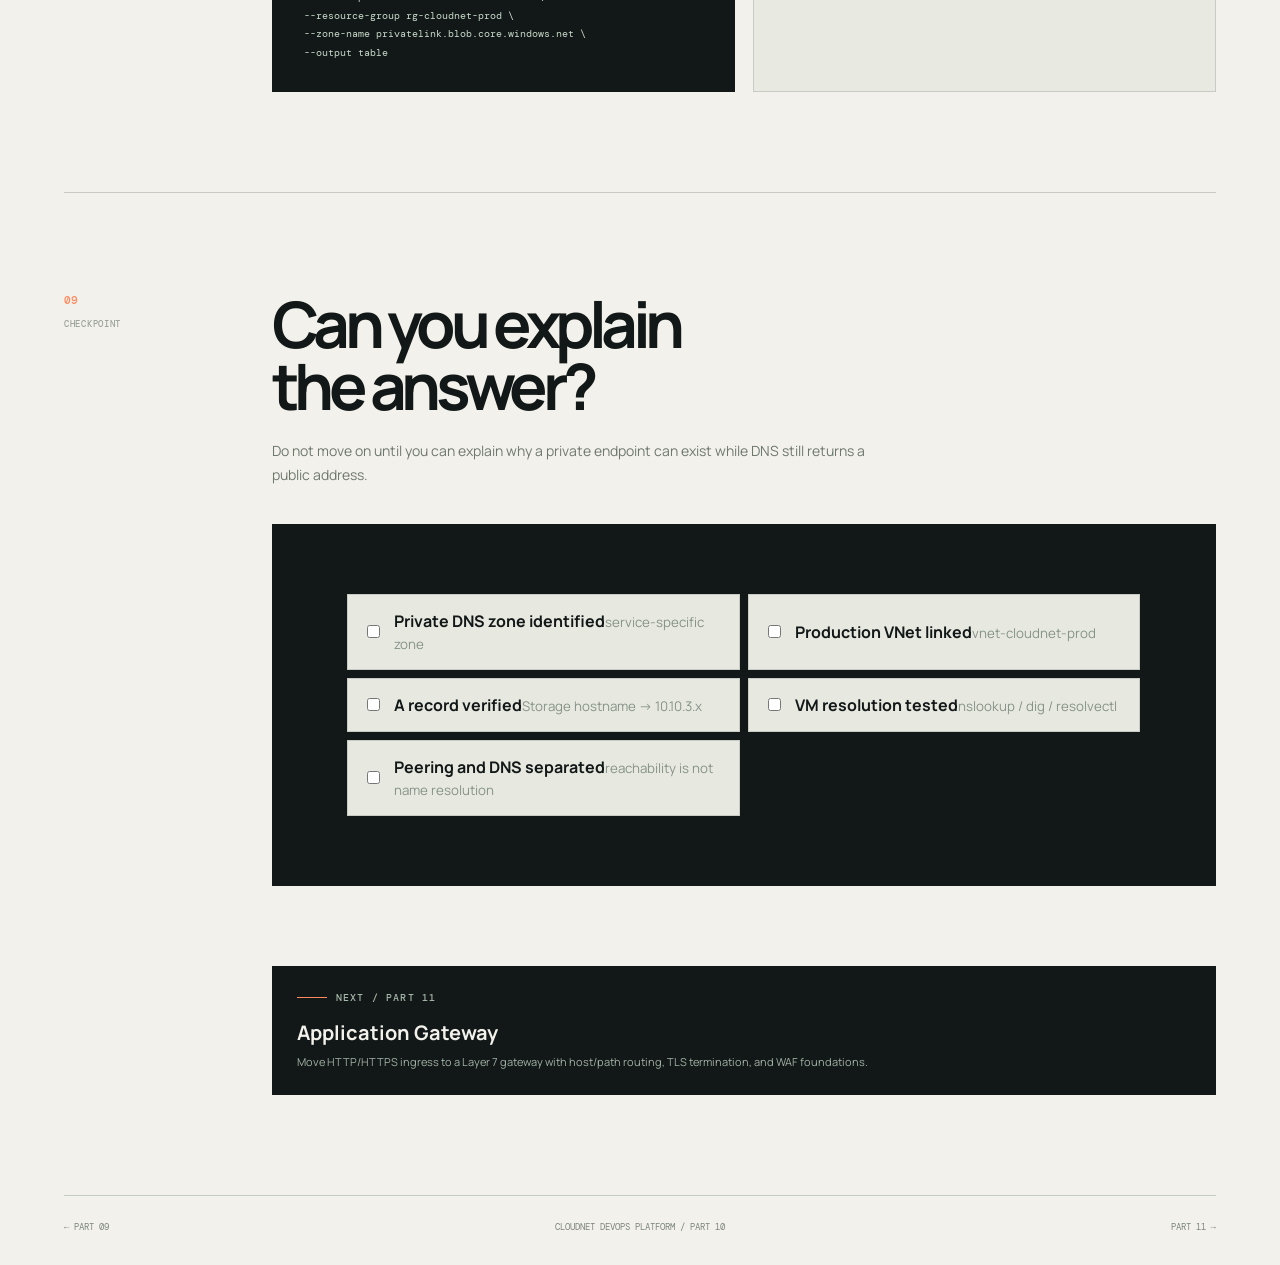
<file: docs/part-10-private-dns.html>
<!doctype html>
<html lang="en">
<head>
  <meta charset="UTF-8">
  <meta name="viewport" content="width=device-width, initial-scale=1.0">
  <meta name="description" content="CloudNet DevOps Platform Part 10: Azure Private DNS zones and VNet links">
  <title>Part 10 / Private DNS | CloudNet</title>
  <link rel="preconnect" href="https://fonts.googleapis.com" crossorigin>
  <link rel="stylesheet" href="../styles.css">
</head>
<body>
  <div class="page-shell">
    <header class="doc-header"><a class="brand" href="../index.html" aria-label="Back to CloudNet architecture"><span class="brand-mark"><i></i><i></i><i></i></span><span>cloudnet<span class="orange">.</span></span></a><nav class="header-nav" aria-label="Documentation navigation"><a href="../index.html">Architecture</a><a href="part-01-foundation.html">Part 01</a><a href="part-02-vms.html">Part 02</a><a href="part-03-nsg.html">Part 03</a><a href="part-04-private-communication.html">Part 04</a><a href="part-05-routing.html">Part 05</a><a href="part-06-nat.html">Part 06</a><a href="part-07-load-balancer.html">Part 07</a><a href="part-08-second-vnet.html">Part 08</a><a href="part-09-private-endpoint.html">Part 09</a><a class="active" href="#top">Part 10</a><a href="part-11-application-gateway.html">Part 11</a><span class="status"><b></b> DNS lab</span></nav></header>
    <main id="top">
      <section class="doc-hero"><div class="hero-copy"><div class="eyebrow"><span></span> Learning path / 10 of 18</div><h1>Give the<br><em>private path a name.</em></h1><p>Make Azure service hostnames resolve to private endpoint IPs across your production network, then prepare the DNS design for the development VNet.</p><div class="hero-meta"><span>Difficulty <strong>Advanced</strong></span><span>Scope <strong>Name resolution</strong></span><span>Outcome <strong>Private DNS zone</strong></span></div></div><div class="hero-card dns-hero-card"><span class="card-label">Part 10 / target state</span><div class="dns-hero-stack"><div class="dns-client">vm-api-01 <small>asks for hostname</small></div><i></i><div class="dns-zone-card">privatelink.blob.core.windows.net <small>private zone</small></div><i></i><div class="dns-record">A → 10.10.3.x <small>private endpoint IP</small></div><i></i><div class="dns-service">Azure Storage <small>private resolution</small></div></div><span class="card-foot"><b>10</b> name → private IP / DNS control</span></div></section>
      <div class="progress"><span class="done"></span><span class="done"></span><span class="done"></span><span class="done"></span><span class="done"></span><span class="done"></span><span class="done"></span><span class="done"></span><span class="done"></span><span class="current"></span><small>10 / 18</small></div>

      <section class="content-section" id="mental-model"><div class="section-index">01 <span>Core concept</span></div><div class="section-body"><h2>DNS answers<br>“where by name?”</h2><p class="lead">The private endpoint provides the network interface. Private DNS provides the name-to-private-IP mapping that lets applications keep using normal Azure service hostnames.</p><div class="dns-mental-flow"><div><span>Application</span><code>storage.blob.core.windows.net</code></div><i></i><div class="zone-node"><span>Private DNS zone</span><b>privatelink.blob.core.windows.net</b></div><i></i><div><span>A record</span><code>10.10.3.x</code></div><i></i><div><span>Private Endpoint</span><b>pe-storage-cloudnet</b></div></div><div class="callout green"><span>↗</span><p><strong>An endpoint can exist while DNS is wrong.</strong> If the hostname still resolves to a public address, the application may bypass the intended private path.</p></div></div></section>

      <section class="content-section" id="layers"><div class="section-index">02 <span>Three layers</span></div><div class="section-body"><h2>Keep the pieces<br>separate.</h2><p class="lead">Private PaaS access depends on three related resources. Debug them independently.</p><div class="dns-layers"><div><b>01</b><span>Private Endpoint</span><small>Network interface and private IP.</small></div><div><b>02</b><span>Private DNS zone</span><small>Authoritative private namespace.</small></div><div><b>03</b><span>VNet link + A record</span><small>Scope and name-to-IP mapping.</small></div></div><div class="layer-path"><code>Private Endpoint</code><span>+</span><code>Private DNS</code><span>+</span><code>VNet link</code><span>→</span><strong>Private resolution</strong></div></div></section>

      <section class="content-section" id="zone"><div class="section-index">03 <span>Zone design</span></div><div class="section-body"><h2>Use the service's<br>private zone.</h2><p class="lead">For Blob Storage, the documented private DNS zone is <code>privatelink.blob.core.windows.net</code>. The exact zone depends on the Azure service and subresource.</p><div class="zone-design"><div class="zone-title"><span>Private DNS zone</span><b>privatelink.blob.core.windows.net</b></div><div class="record-row"><span>Record name</span><code>cloudnetstorage&lt;unique&gt;</code><small>Storage Account name</small></div><div class="record-row"><span>Record type</span><code>A</code><small>IPv4 address record</small></div><div class="record-row"><span>Record value</span><code>10.10.3.x</code><small>Private endpoint IP</small></div><div class="record-row"><span>VNet link</span><code>vnet-cloudnet-prod</code><small>resources allowed to resolve</small></div></div><div class="warning-box"><span>Do not use /etc/hosts</span><p>Hard-coded host entries do not scale across VMs, VNets, failover, or IaC. Use Azure Private DNS for the shared architecture.</p></div></div></section>

      <section class="content-section" id="create"><div class="section-index">04 <span>Build sequence</span></div><div class="section-body"><div class="build-heading"><div><h2>Link the zone<br>to the network.</h2><p class="lead">The Part 09 private endpoint may have created the zone automatically. This part makes the DNS objects explicit and prepares a second VNet link.</p></div><div class="tabs" role="tablist"><button class="tab active" data-tab="portal" role="tab">Portal path</button><button class="tab" data-tab="cli" role="tab">Azure CLI</button></div></div><div class="tab-panel active" data-panel="portal"><ol class="steps"><li><span>01</span><div><h3>Open Private DNS zones</h3><p>Open <b>Private DNS zones</b> and locate <code>privatelink.blob.core.windows.net</code>. Confirm the Storage A record exists.</p></div></li><li><span>02</span><div><h3>Inspect the VNet link</h3><p>Open <b>Virtual network links</b> and confirm <code>vnet-cloudnet-prod</code> is linked and enabled.</p></div></li><li><span>03</span><div><h3>Check the A record</h3><p>Open <b>Record sets</b>. The Storage Account record should point to the actual private endpoint IP, not an example address.</p></div></li><li><span>04</span><div><h3>Prepare development resolution</h3><p>After Part 09 peering is configured, link <code>vnet-cloudnet-dev</code> when development workloads need to resolve the same private service.</p></div></li></ol></div><div class="tab-panel" data-panel="cli"><div class="command-block"><div class="command-top"><span>Azure CLI / private DNS</span><button class="copy-all" type="button">Copy all</button></div><pre><code>az network private-dns zone list \
  --resource-group rg-cloudnet-prod \
  --output table

az network private-dns link vnet list \
  --resource-group rg-cloudnet-prod \
  --zone-name privatelink.blob.core.windows.net \
  --output table

az network private-dns record-set a list \
  --resource-group rg-cloudnet-prod \
  --zone-name privatelink.blob.core.windows.net \
  --output table</code></pre><span class="copy-note">Use the zone name created for your actual service. Do not assume every Azure service uses the Blob zone.</span></div></div></div></section>

      <section class="content-section" id="test"><div class="section-index">05 <span>Resolution tests</span></div><div class="section-body"><h2>Ask the VM<br>what it sees.</h2><p class="lead">Run tests from <code>vm-api-01</code>. Compare the hostname answer with the private endpoint IP you found in Azure.</p><div class="test-command-grid"><div class="command-block compact"><div class="command-top"><span>On vm-api-01</span><button class="copy-command" type="button" data-copy="sudo apt update; sudo apt install dnsutils -y; nslookup STORAGE_ACCOUNT.blob.core.windows.net; dig +short STORAGE_ACCOUNT.blob.core.windows.net; resolvectl status">Copy tests</button></div><pre><code>sudo apt update
sudo apt install dnsutils -y

nslookup STORAGE_ACCOUNT.blob.core.windows.net
dig +short STORAGE_ACCOUNT.blob.core.windows.net
resolvectl status</code></pre></div><div class="resolution-results"><div><span>Expected private answer</span><code>10.10.3.x</code><small>private endpoint address</small></div><div><span>Wrong answer</span><code>public IP</code><small>zone/link/DNS issue</small></div><div><span>Resolver context</span><code>Azure DNS</code><small>inspect VM DNS settings</small></div></div></div><div class="resolution-callout"><span>Resolution rule</span><strong>Hostname → private IP → private endpoint</strong><p>Applications keep the service hostname; DNS chooses the private network destination.</p></div></div></section>

      <section class="content-section" id="peered-vnets"><div class="section-index">06 <span>Production + dev</span></div><div class="section-body"><h2>DNS scope follows<br>network scope.</h2><p class="lead">After VNet peering, private DNS still needs deliberate design. Link the zone to every VNet that must resolve the private service, or centralize DNS in a hub design later.</p><div class="vnet-dns-map"><div><span>PRODUCTION</span><b>vnet-cloudnet-prod</b><code>10.10.0.0/16</code><small>DNS link: yes</small></div><div class="dns-bridge"><i></i><strong>Private DNS</strong><i></i><small>linked VNets</small></div><div><span>DEVELOPMENT</span><b>vnet-cloudnet-dev</b><code>10.20.0.0/16</code><small>DNS link: add when needed</small></div></div><div class="model-note"><span>Peering is not DNS</span><p>VNet peering gives network reachability. A DNS zone link gives name resolution. You may need both.</p></div></div></section>

      <section class="content-section" id="troubleshoot"><div class="section-index">07 <span>Diagnosis</span></div><div class="section-body"><h2>Debug name<br>resolution first.</h2><p class="lead">When a private service call fails, follow the layers from hostname to authorization.</p><div class="dns-diagnosis"><div><b>01</b><span>Zone exists?</span><code>az network private-dns zone list</code></div><div><b>02</b><span>A record?</span><code>record-set a list</code></div><div><b>03</b><span>VNet linked?</span><code>link vnet list</code></div><div><b>04</b><span>Private answer?</span><code>nslookup hostname</code></div><div><b>05</b><span>TCP reachable?</span><code>nc -vz IP 443</code></div><div><b>06</b><span>Authorized?</span><code>curl -I URL</code></div></div><div class="callout"><span>!</span><p><strong>Public DNS answer means stop.</strong> Fix the zone, record, VNet link, or VM DNS configuration before changing NSGs or application credentials.</p></div></div></section>

      <section class="content-section" id="verify"><div class="section-index">08 <span>Verification</span></div><div class="section-body"><h2>Verify every<br>DNS relationship.</h2><p class="lead">The endpoint IP, DNS record, VNet link, and VM answer should form one consistent chain.</p><div class="verify-layout"><div class="command-block compact"><div class="command-top"><span>Azure CLI / evidence</span><button class="copy-command" type="button" data-copy="az network private-dns zone list --resource-group rg-cloudnet-prod --output table; az network private-dns link vnet list --resource-group rg-cloudnet-prod --zone-name privatelink.blob.core.windows.net --output table; az network private-dns record-set a list --resource-group rg-cloudnet-prod --zone-name privatelink.blob.core.windows.net --output table">Copy commands</button></div><pre><code>az network private-dns zone list \
  --resource-group rg-cloudnet-prod \
  --output table

az network private-dns link vnet list \
  --resource-group rg-cloudnet-prod \
  --zone-name privatelink.blob.core.windows.net \
  --output table

az network private-dns record-set a list \
  --resource-group rg-cloudnet-prod \
  --zone-name privatelink.blob.core.windows.net \
  --output table</code></pre></div><div class="result-card"><div class="result-top"><span class="result-dot"></span> Expected chain</div><div class="result-row"><span>Zone</span><code>privatelink.blob.core.windows.net</code></div><div class="result-row"><span>Record</span><code>Storage Account A</code></div><div class="result-row"><span>Value</span><code>10.10.3.x</code></div><div class="result-row"><span>VNet link</span><code>vnet-cloudnet-prod</code></div><div class="result-row"><span>VM lookup</span><code>private answer</code></div></div></div></div></section>

      <section class="content-section" id="complete"><div class="section-index">09 <span>Checkpoint</span></div><div class="section-body"><h2>Can you explain<br>the answer?</h2><p class="lead">Do not move on until you can explain why a private endpoint can exist while DNS still returns a public address.</p><div class="completion checklist-light"><label><input type="checkbox"><span><b>Private DNS zone identified</b><small>service-specific zone</small></span></label><label><input type="checkbox"><span><b>Production VNet linked</b><small>vnet-cloudnet-prod</small></span></label><label><input type="checkbox"><span><b>A record verified</b><small>Storage hostname → 10.10.3.x</small></span></label><label><input type="checkbox"><span><b>VM resolution tested</b><small>nslookup / dig / resolvectl</small></span></label><label><input type="checkbox"><span><b>Peering and DNS separated</b><small>reachability is not name resolution</small></span></label></div><div class="next-part"><span class="eyebrow"><span></span> Next / Part 11</span><h3>Application Gateway</h3><p>Move HTTP/HTTPS ingress to a Layer 7 gateway with host/path routing, TLS termination, and WAF foundations.</p></div></div></section>
    </main>
    <footer class="doc-footer"><a href="part-09-private-endpoint.html">← Part 09</a><span>CloudNet DevOps Platform / Part 10</span><a href="part-11-application-gateway.html">Part 11 →</a></footer>
  </div>
  <script src="part-10.js"></script>
</body>
</html>
</file>
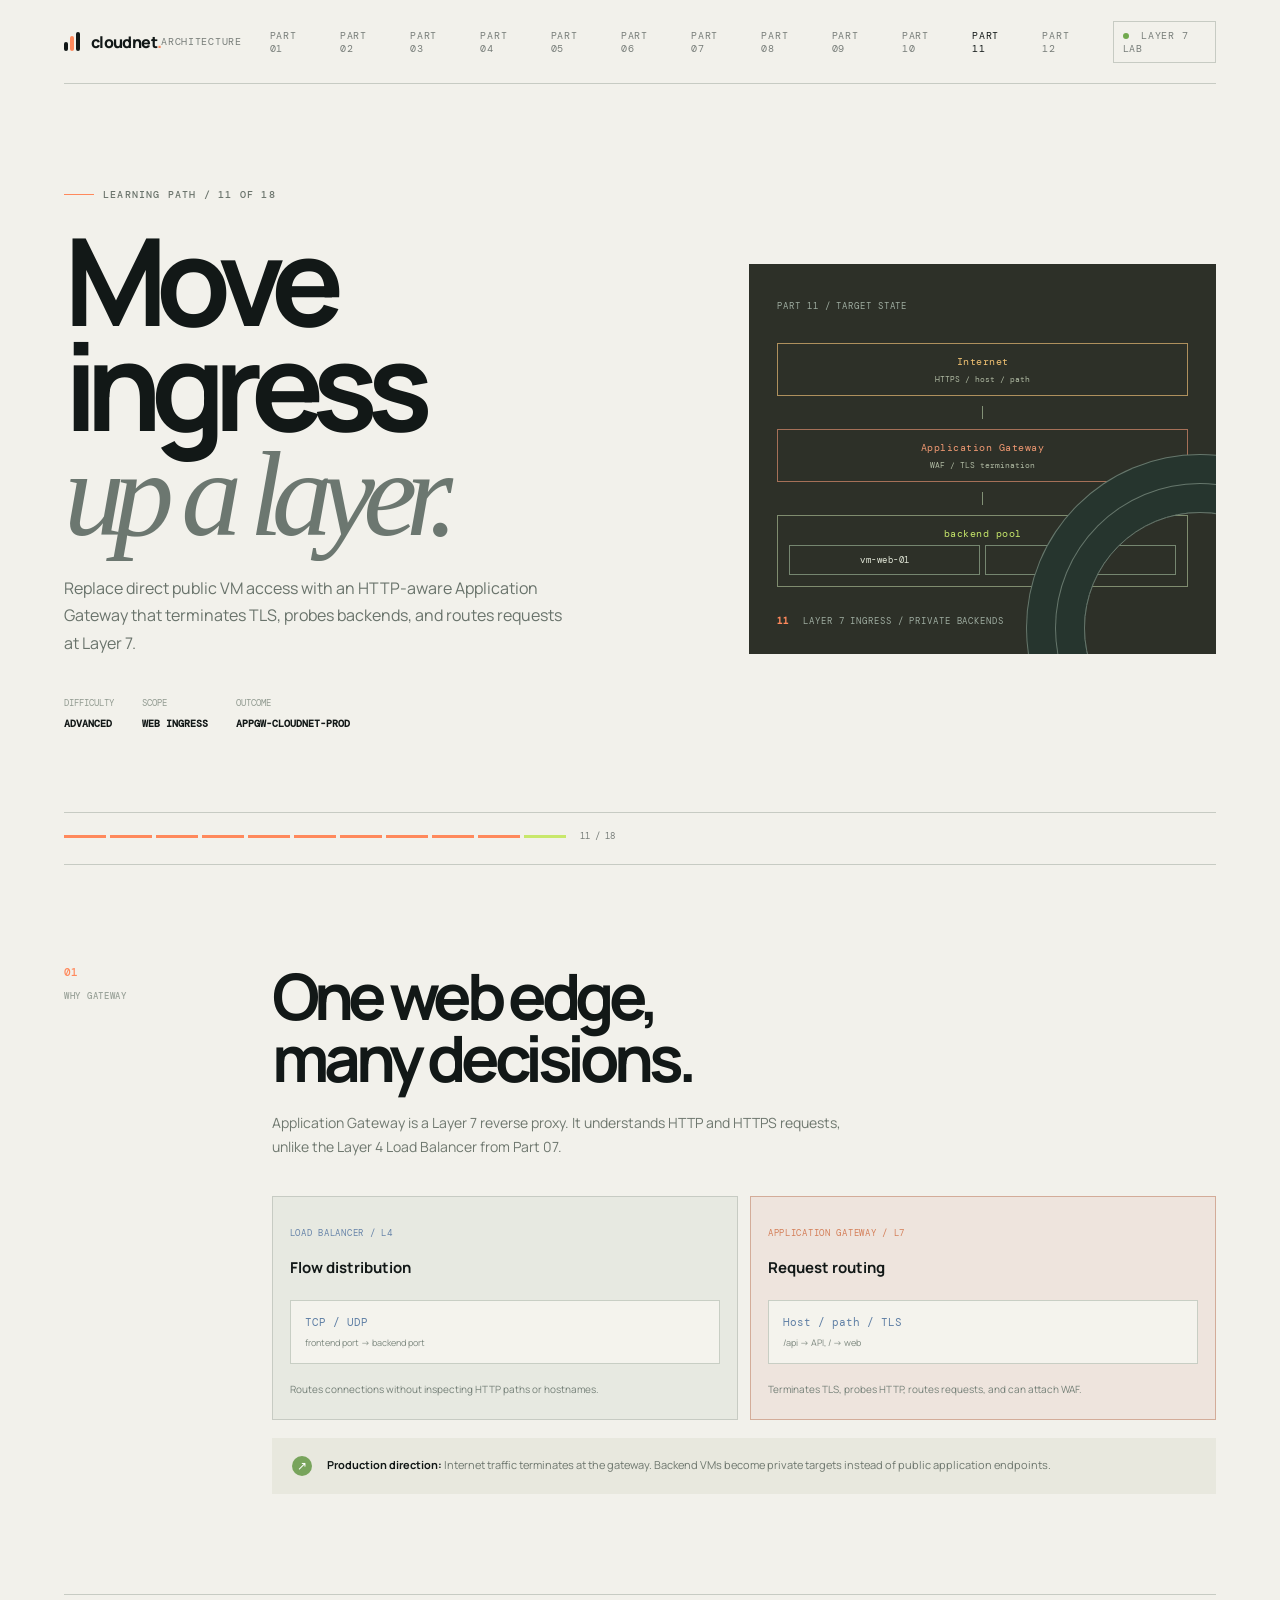
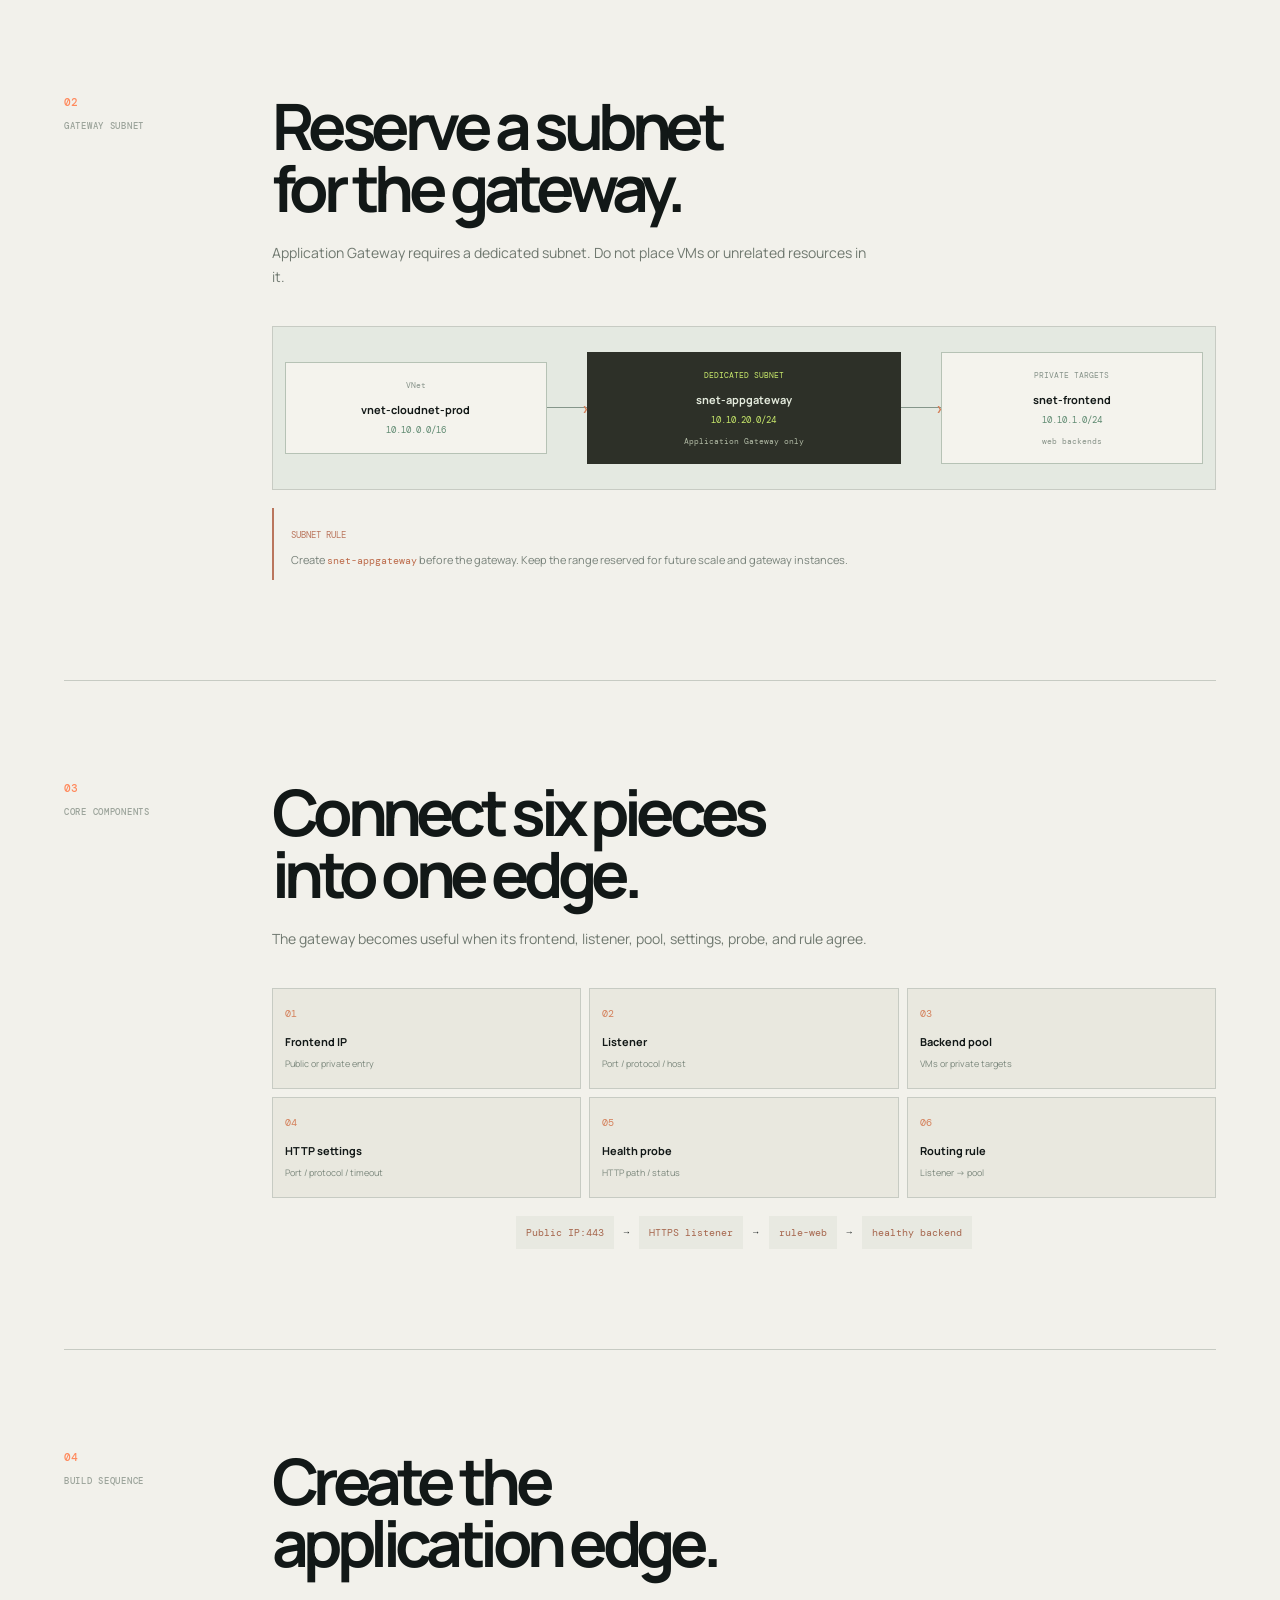
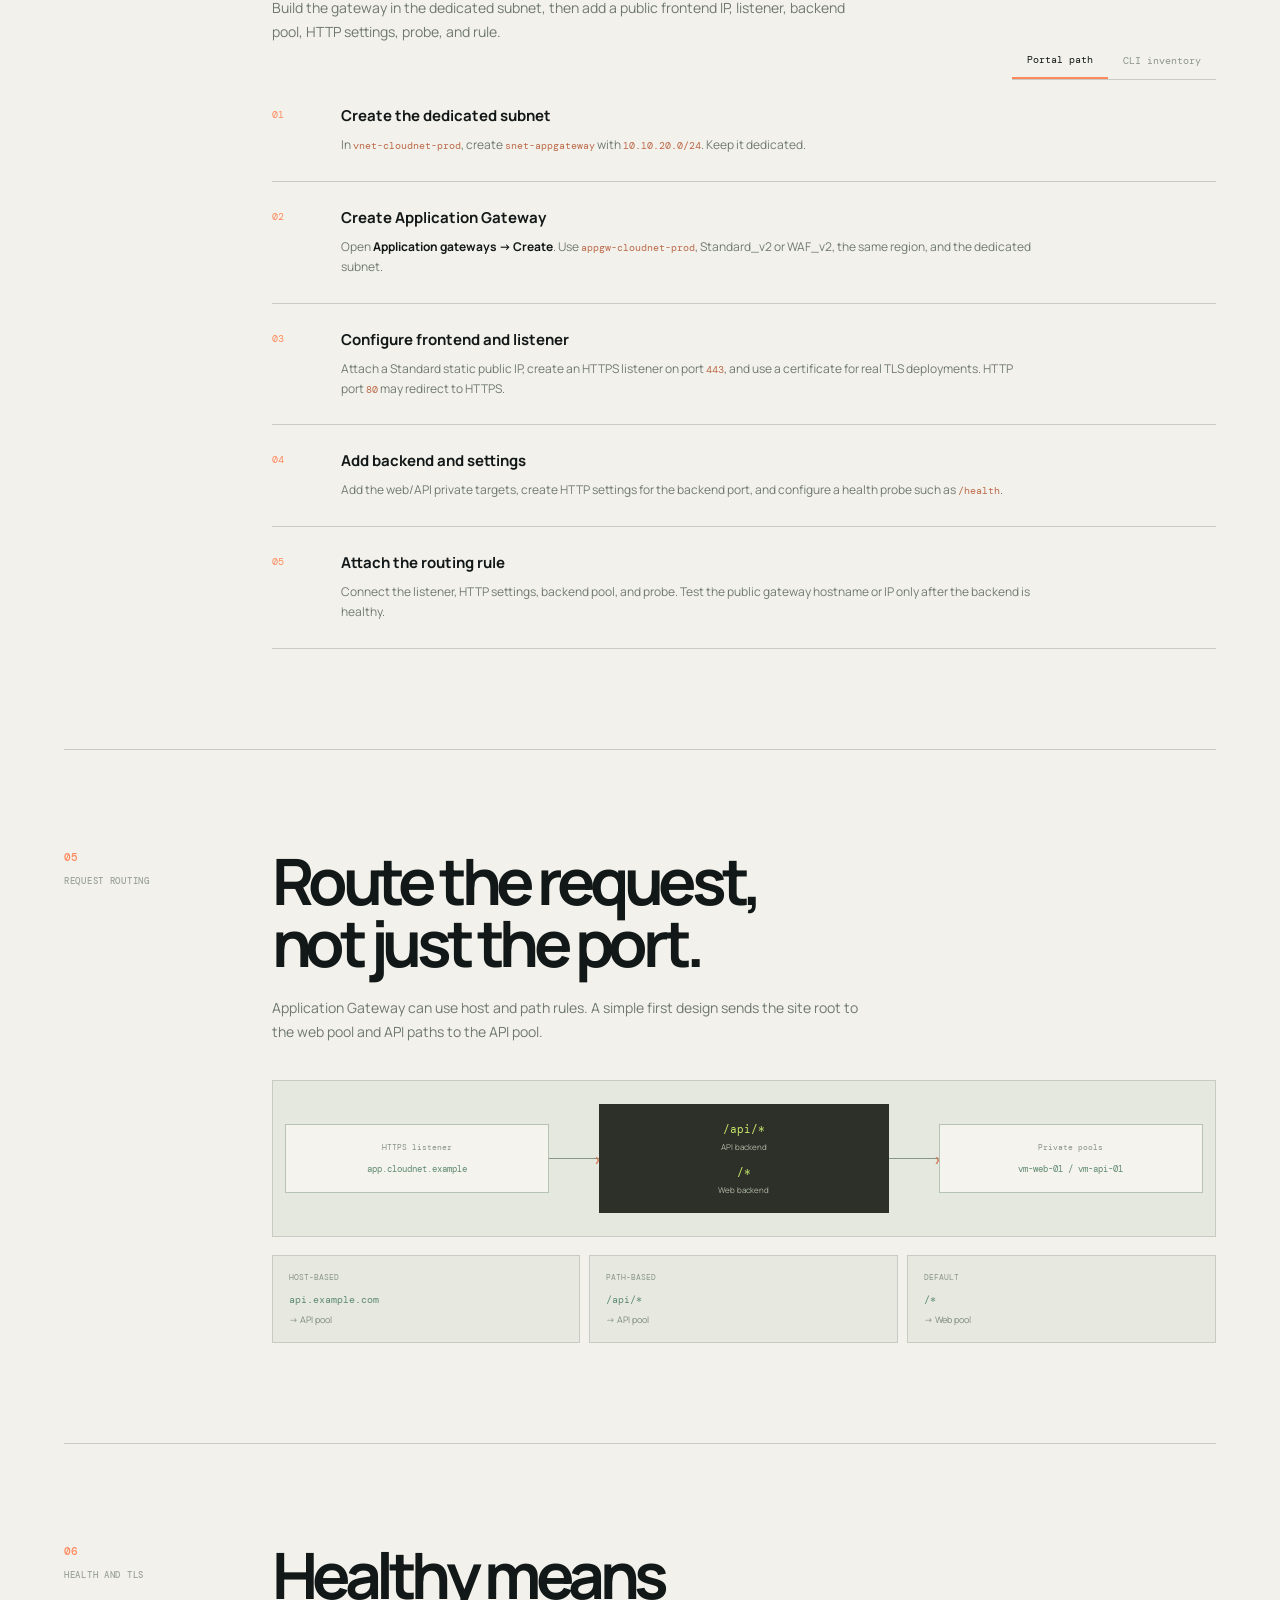
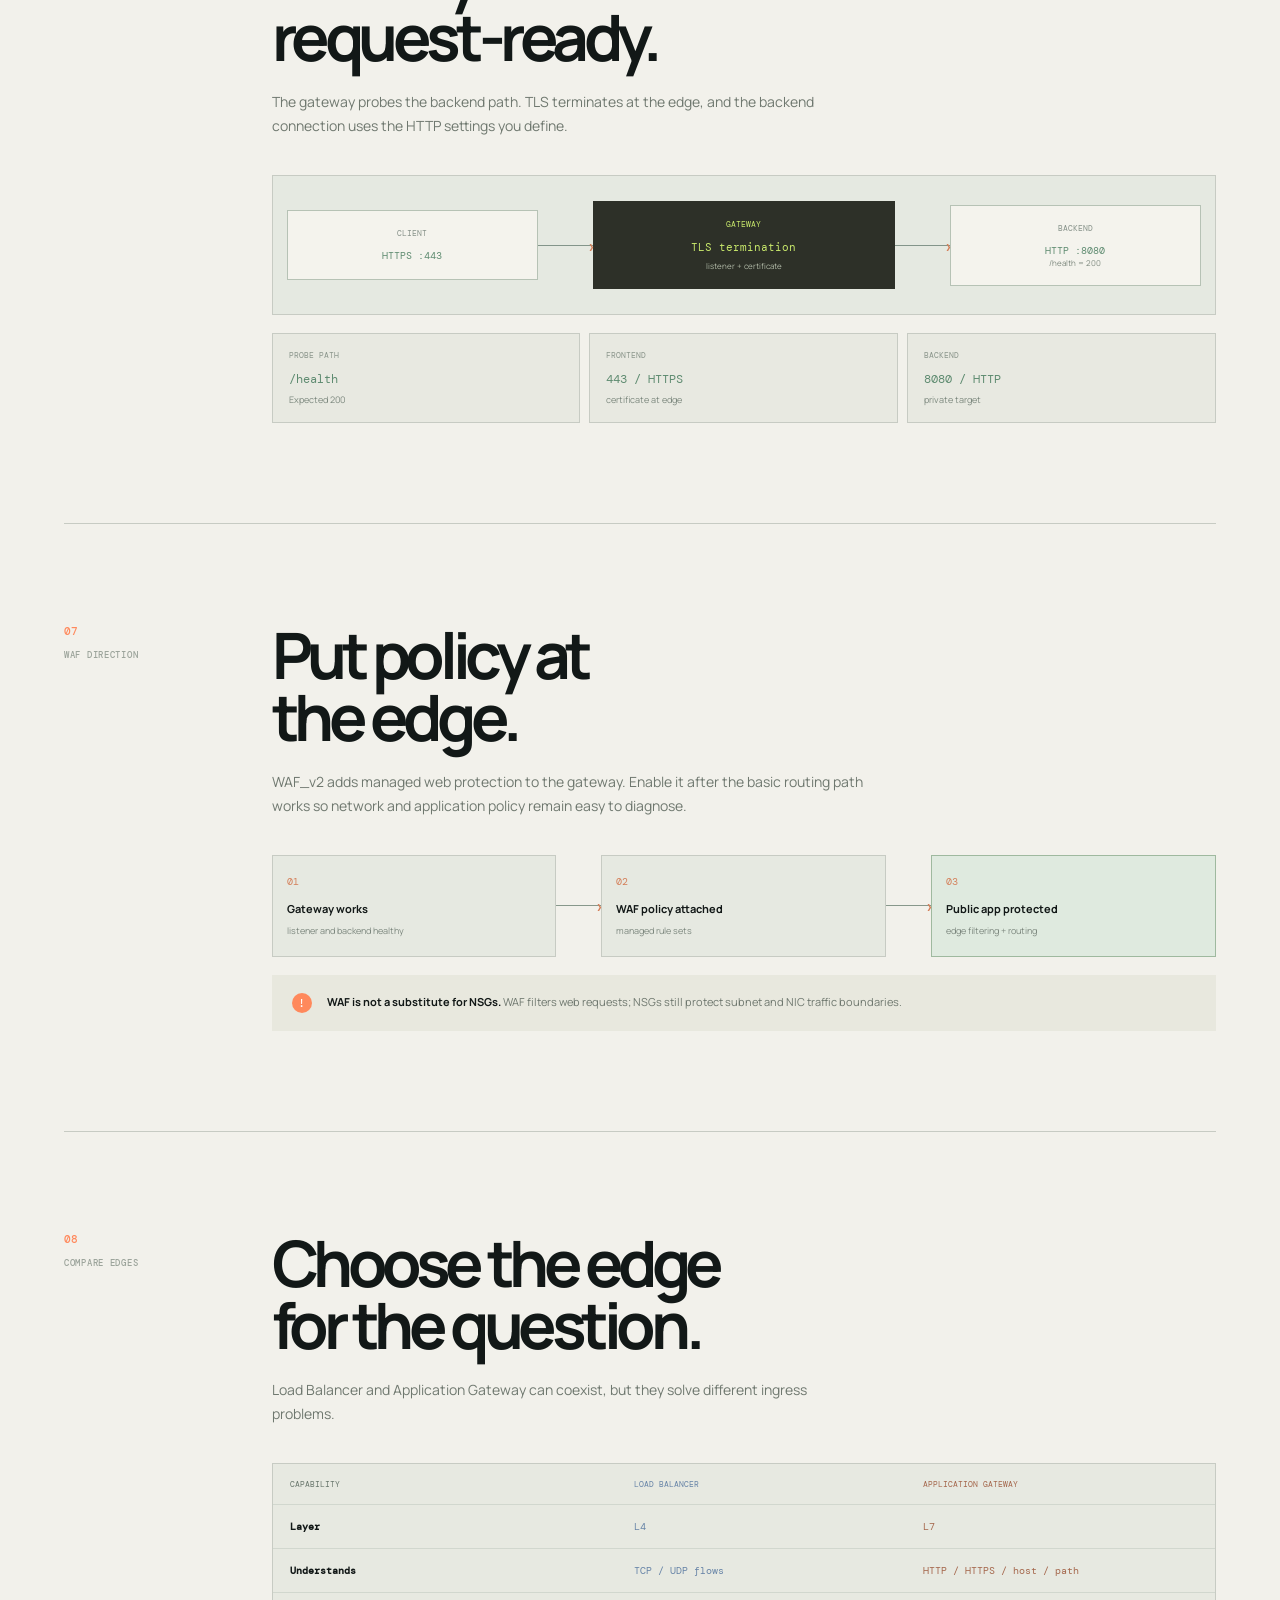
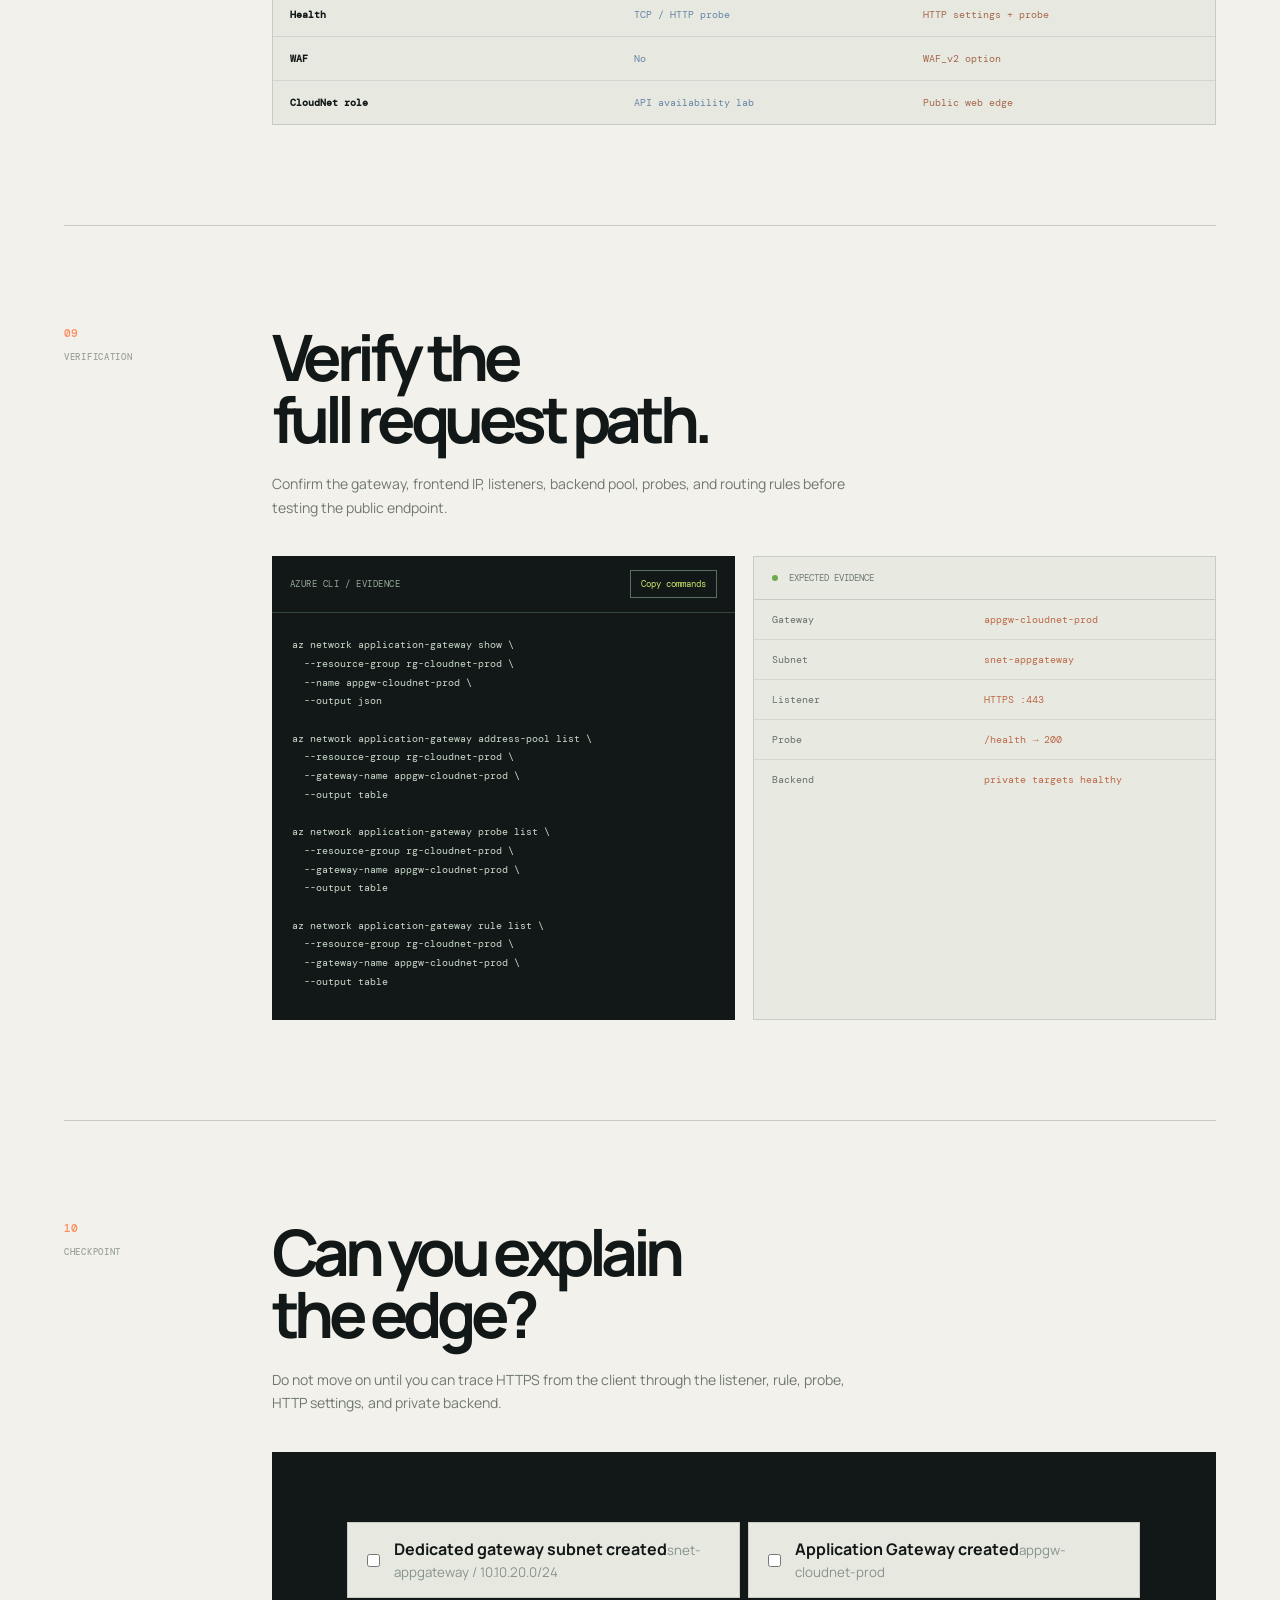
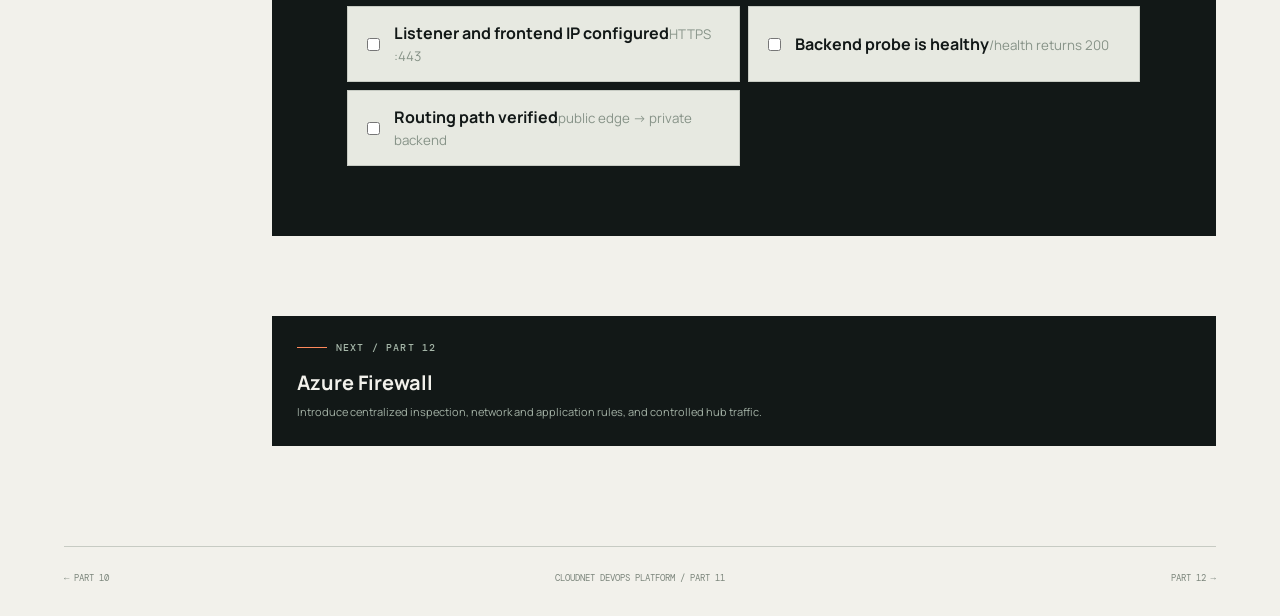
<file: docs/part-11-application-gateway.html>
<!doctype html>
<html lang="en">
<head>
  <meta charset="UTF-8">
  <meta name="viewport" content="width=device-width, initial-scale=1.0">
  <meta name="description" content="CloudNet DevOps Platform Part 11: Azure Application Gateway and Layer 7 ingress">
  <title>Part 11 / Application Gateway | CloudNet</title>
  <link rel="preconnect" href="https://fonts.googleapis.com" crossorigin>
  <link rel="stylesheet" href="../styles.css">
</head>
<body>
  <div class="page-shell">
    <header class="doc-header"><a class="brand" href="../index.html" aria-label="Back to CloudNet architecture"><span class="brand-mark"><i></i><i></i><i></i></span><span>cloudnet<span class="orange">.</span></span></a><nav class="header-nav" aria-label="Documentation navigation"><a href="../index.html">Architecture</a><a href="part-01-foundation.html">Part 01</a><a href="part-02-vms.html">Part 02</a><a href="part-03-nsg.html">Part 03</a><a href="part-04-private-communication.html">Part 04</a><a href="part-05-routing.html">Part 05</a><a href="part-06-nat.html">Part 06</a><a href="part-07-load-balancer.html">Part 07</a><a href="part-08-second-vnet.html">Part 08</a><a href="part-09-private-endpoint.html">Part 09</a><a href="part-10-private-dns.html">Part 10</a><a class="active" href="#top">Part 11</a><a href="part-12-azure-firewall.html">Part 12</a><span class="status"><b></b> Layer 7 lab</span></nav></header>
    <main id="top">
      <section class="doc-hero"><div class="hero-copy"><div class="eyebrow"><span></span> Learning path / 11 of 18</div><h1>Move ingress<br><em>up a layer.</em></h1><p>Replace direct public VM access with an HTTP-aware Application Gateway that terminates TLS, probes backends, and routes requests at Layer 7.</p><div class="hero-meta"><span>Difficulty <strong>Advanced</strong></span><span>Scope <strong>Web ingress</strong></span><span>Outcome <strong>appgw-cloudnet-prod</strong></span></div></div><div class="hero-card agw-hero-card"><span class="card-label">Part 11 / target state</span><div class="agw-hero-stack"><div class="agw-public">Internet <small>HTTPS / host / path</small></div><i></i><div class="agw-gateway">Application Gateway <small>WAF / TLS termination</small></div><i></i><div class="agw-backends"><span>backend pool</span><b>vm-web-01</b><b>vm-api-01</b></div></div><span class="card-foot"><b>11</b> Layer 7 ingress / private backends</span></div></section>
      <div class="progress"><span class="done"></span><span class="done"></span><span class="done"></span><span class="done"></span><span class="done"></span><span class="done"></span><span class="done"></span><span class="done"></span><span class="done"></span><span class="done"></span><span class="current"></span><small>11 / 18</small></div>

      <section class="content-section" id="why"><div class="section-index">01 <span>Why gateway</span></div><div class="section-body"><h2>One web edge,<br>many decisions.</h2><p class="lead">Application Gateway is a Layer 7 reverse proxy. It understands HTTP and HTTPS requests, unlike the Layer 4 Load Balancer from Part 07.</p><div class="layer-compare"><article><span>LOAD BALANCER / L4</span><h3>Flow distribution</h3><div><b>TCP / UDP</b><small>frontend port → backend port</small></div><p>Routes connections without inspecting HTTP paths or hostnames.</p></article><article class="agw-card"><span>APPLICATION GATEWAY / L7</span><h3>Request routing</h3><div><b>Host / path / TLS</b><small>/api → API, / → web</small></div><p>Terminates TLS, probes HTTP, routes requests, and can attach WAF.</p></article></div><div class="callout green"><span>↗</span><p><strong>Production direction:</strong> Internet traffic terminates at the gateway. Backend VMs become private targets instead of public application endpoints.</p></div></div></section>

      <section class="content-section" id="subnet"><div class="section-index">02 <span>Gateway subnet</span></div><div class="section-body"><h2>Reserve a subnet<br>for the gateway.</h2><p class="lead">Application Gateway requires a dedicated subnet. Do not place VMs or unrelated resources in it.</p><div class="subnet-plan"><div><span>VNet</span><b>vnet-cloudnet-prod</b><code>10.10.0.0/16</code></div><i></i><div class="gateway-subnet"><span>DEDICATED SUBNET</span><b>snet-appgateway</b><code>10.10.20.0/24</code><small>Application Gateway only</small></div><i></i><div><span>PRIVATE TARGETS</span><b>snet-frontend</b><code>10.10.1.0/24</code><small>web backends</small></div></div><div class="subnet-note"><span>Subnet rule</span><p>Create <code>snet-appgateway</code> before the gateway. Keep the range reserved for future scale and gateway instances.</p></div></div></section>

      <section class="content-section" id="components"><div class="section-index">03 <span>Core components</span></div><div class="section-body"><h2>Connect six pieces<br>into one edge.</h2><p class="lead">The gateway becomes useful when its frontend, listener, pool, settings, probe, and rule agree.</p><div class="component-grid agw-components"><div><b>01</b><span>Frontend IP</span><small>Public or private entry</small></div><div><b>02</b><span>Listener</span><small>Port / protocol / host</small></div><div><b>03</b><span>Backend pool</span><small>VMs or private targets</small></div><div><b>04</b><span>HTTP settings</span><small>Port / protocol / timeout</small></div><div><b>05</b><span>Health probe</span><small>HTTP path / status</small></div><div><b>06</b><span>Routing rule</span><small>Listener → pool</small></div></div><div class="agw-equation"><code>Public IP:443</code><span>→</span><code>HTTPS listener</code><span>→</span><code>rule-web</code><span>→</span><code>healthy backend</code></div></div></section>

      <section class="content-section" id="build"><div class="section-index">04 <span>Build sequence</span></div><div class="section-body"><div class="build-heading"><div><h2>Create the<br>application edge.</h2><p class="lead">Build the gateway in the dedicated subnet, then add a public frontend IP, listener, backend pool, HTTP settings, probe, and rule.</p></div><div class="tabs" role="tablist"><button class="tab active" data-tab="portal" role="tab">Portal path</button><button class="tab" data-tab="cli" role="tab">CLI inventory</button></div></div><div class="tab-panel active" data-panel="portal"><ol class="steps"><li><span>01</span><div><h3>Create the dedicated subnet</h3><p>In <code>vnet-cloudnet-prod</code>, create <code>snet-appgateway</code> with <code>10.10.20.0/24</code>. Keep it dedicated.</p></div></li><li><span>02</span><div><h3>Create Application Gateway</h3><p>Open <b>Application gateways → Create</b>. Use <code>appgw-cloudnet-prod</code>, Standard_v2 or WAF_v2, the same region, and the dedicated subnet.</p></div></li><li><span>03</span><div><h3>Configure frontend and listener</h3><p>Attach a Standard static public IP, create an HTTPS listener on port <code>443</code>, and use a certificate for real TLS deployments. HTTP port <code>80</code> may redirect to HTTPS.</p></div></li><li><span>04</span><div><h3>Add backend and settings</h3><p>Add the web/API private targets, create HTTP settings for the backend port, and configure a health probe such as <code>/health</code>.</p></div></li><li><span>05</span><div><h3>Attach the routing rule</h3><p>Connect the listener, HTTP settings, backend pool, and probe. Test the public gateway hostname or IP only after the backend is healthy.</p></div></li></ol></div><div class="tab-panel" data-panel="cli"><div class="command-block"><div class="command-top"><span>Azure CLI / inventory</span><button class="copy-all" type="button">Copy all</button></div><pre><code>az network application-gateway list \
  --resource-group rg-cloudnet-prod \
  --output table

az network application-gateway show \
  --resource-group rg-cloudnet-prod \
  --name appgw-cloudnet-prod \
  --output json

az network application-gateway address-pool list \
  --resource-group rg-cloudnet-prod \
  --gateway-name appgw-cloudnet-prod \
  --output table

az network application-gateway probe list \
  --resource-group rg-cloudnet-prod \
  --gateway-name appgw-cloudnet-prod \
  --output table</code></pre><span class="copy-note">Use the Portal for the first build; use CLI to inspect the deployed gateway configuration.</span></div></div></div></section>

      <section class="content-section" id="routing"><div class="section-index">05 <span>Request routing</span></div><div class="section-body"><h2>Route the request,<br>not just the port.</h2><p class="lead">Application Gateway can use host and path rules. A simple first design sends the site root to the web pool and API paths to the API pool.</p><div class="request-routes"><div><span>HTTPS listener</span><code>app.cloudnet.example</code></div><i></i><div class="route-decision"><b>/api/*</b><small>API backend</small><b>/*</b><small>Web backend</small></div><i></i><div><span>Private pools</span><code>vm-web-01 / vm-api-01</code></div></div><div class="host-path-grid"><div><span>Host-based</span><code>api.example.com</code><small>→ API pool</small></div><div><span>Path-based</span><code>/api/*</code><small>→ API pool</small></div><div><span>Default</span><code>/*</code><small>→ Web pool</small></div></div></div></section>

      <section class="content-section" id="health"><div class="section-index">06 <span>Health and TLS</span></div><div class="section-body"><h2>Healthy means<br>request-ready.</h2><p class="lead">The gateway probes the backend path. TLS terminates at the edge, and the backend connection uses the HTTP settings you define.</p><div class="health-tls-flow"><div><span>Client</span><code>HTTPS :443</code></div><i></i><div class="tls-node"><span>Gateway</span><b>TLS termination</b><small>listener + certificate</small></div><i></i><div><span>Backend</span><code>HTTP :8080</code><small>/health = 200</small></div></div><div class="probe-cards"><div><span>Probe path</span><b>/health</b><small>Expected 200</small></div><div><span>Frontend</span><b>443 / HTTPS</b><small>certificate at edge</small></div><div><span>Backend</span><b>8080 / HTTP</b><small>private target</small></div></div></div></section>

      <section class="content-section" id="waf"><div class="section-index">07 <span>WAF direction</span></div><div class="section-body"><h2>Put policy at<br>the edge.</h2><p class="lead">WAF_v2 adds managed web protection to the gateway. Enable it after the basic routing path works so network and application policy remain easy to diagnose.</p><div class="waf-stages"><div><b>01</b><span>Gateway works</span><small>listener and backend healthy</small></div><i></i><div><b>02</b><span>WAF policy attached</span><small>managed rule sets</small></div><i></i><div class="waf-final"><b>03</b><span>Public app protected</span><small>edge filtering + routing</small></div></div><div class="callout"><span>!</span><p><strong>WAF is not a substitute for NSGs.</strong> WAF filters web requests; NSGs still protect subnet and NIC traffic boundaries.</p></div></div></section>

      <section class="content-section" id="compare"><div class="section-index">08 <span>Compare edges</span></div><div class="section-body"><h2>Choose the edge<br>for the question.</h2><p class="lead">Load Balancer and Application Gateway can coexist, but they solve different ingress problems.</p><div class="compare-table agw-compare"><div class="compare-head"><span>Capability</span><span>Load Balancer</span><span>Application Gateway</span></div><div><b>Layer</b><span>L4</span><span>L7</span></div><div><b>Understands</b><span>TCP / UDP flows</span><span>HTTP / HTTPS / host / path</span></div><div><b>Health</b><span>TCP / HTTP probe</span><span>HTTP settings + probe</span></div><div><b>WAF</b><span>No</span><span>WAF_v2 option</span></div><div><b>CloudNet role</b><span>API availability lab</span><span>Public web edge</span></div></div></div></section>

      <section class="content-section" id="verify"><div class="section-index">09 <span>Verification</span></div><div class="section-body"><h2>Verify the<br>full request path.</h2><p class="lead">Confirm the gateway, frontend IP, listeners, backend pool, probes, and routing rules before testing the public endpoint.</p><div class="verify-layout"><div class="command-block compact"><div class="command-top"><span>Azure CLI / evidence</span><button class="copy-command" type="button" data-copy="az network application-gateway show --resource-group rg-cloudnet-prod --name appgw-cloudnet-prod --output json; az network application-gateway address-pool list --resource-group rg-cloudnet-prod --gateway-name appgw-cloudnet-prod --output table; az network application-gateway probe list --resource-group rg-cloudnet-prod --gateway-name appgw-cloudnet-prod --output table; az network application-gateway rule list --resource-group rg-cloudnet-prod --gateway-name appgw-cloudnet-prod --output table">Copy commands</button></div><pre><code>az network application-gateway show \
  --resource-group rg-cloudnet-prod \
  --name appgw-cloudnet-prod \
  --output json

az network application-gateway address-pool list \
  --resource-group rg-cloudnet-prod \
  --gateway-name appgw-cloudnet-prod \
  --output table

az network application-gateway probe list \
  --resource-group rg-cloudnet-prod \
  --gateway-name appgw-cloudnet-prod \
  --output table

az network application-gateway rule list \
  --resource-group rg-cloudnet-prod \
  --gateway-name appgw-cloudnet-prod \
  --output table</code></pre></div><div class="result-card"><div class="result-top"><span class="result-dot"></span> Expected evidence</div><div class="result-row"><span>Gateway</span><code>appgw-cloudnet-prod</code></div><div class="result-row"><span>Subnet</span><code>snet-appgateway</code></div><div class="result-row"><span>Listener</span><code>HTTPS :443</code></div><div class="result-row"><span>Probe</span><code>/health → 200</code></div><div class="result-row"><span>Backend</span><code>private targets healthy</code></div></div></div></div></section>

      <section class="content-section" id="complete"><div class="section-index">10 <span>Checkpoint</span></div><div class="section-body"><h2>Can you explain<br>the edge?</h2><p class="lead">Do not move on until you can trace HTTPS from the client through the listener, rule, probe, HTTP settings, and private backend.</p><div class="completion checklist-light"><label><input type="checkbox"><span><b>Dedicated gateway subnet created</b><small>snet-appgateway / 10.10.20.0/24</small></span></label><label><input type="checkbox"><span><b>Application Gateway created</b><small>appgw-cloudnet-prod</small></span></label><label><input type="checkbox"><span><b>Listener and frontend IP configured</b><small>HTTPS :443</small></span></label><label><input type="checkbox"><span><b>Backend probe is healthy</b><small>/health returns 200</small></span></label><label><input type="checkbox"><span><b>Routing path verified</b><small>public edge → private backend</small></span></label></div><div class="next-part"><span class="eyebrow"><span></span> Next / Part 12</span><h3>Azure Firewall</h3><p>Introduce centralized inspection, network and application rules, and controlled hub traffic.</p></div></div></section>
    </main>
    <footer class="doc-footer"><a href="part-10-private-dns.html">← Part 10</a><span>CloudNet DevOps Platform / Part 11</span><a href="part-12-azure-firewall.html">Part 12 →</a></footer>
  </div>
  <script src="part-11.js"></script>
</body>
</html>
</file>
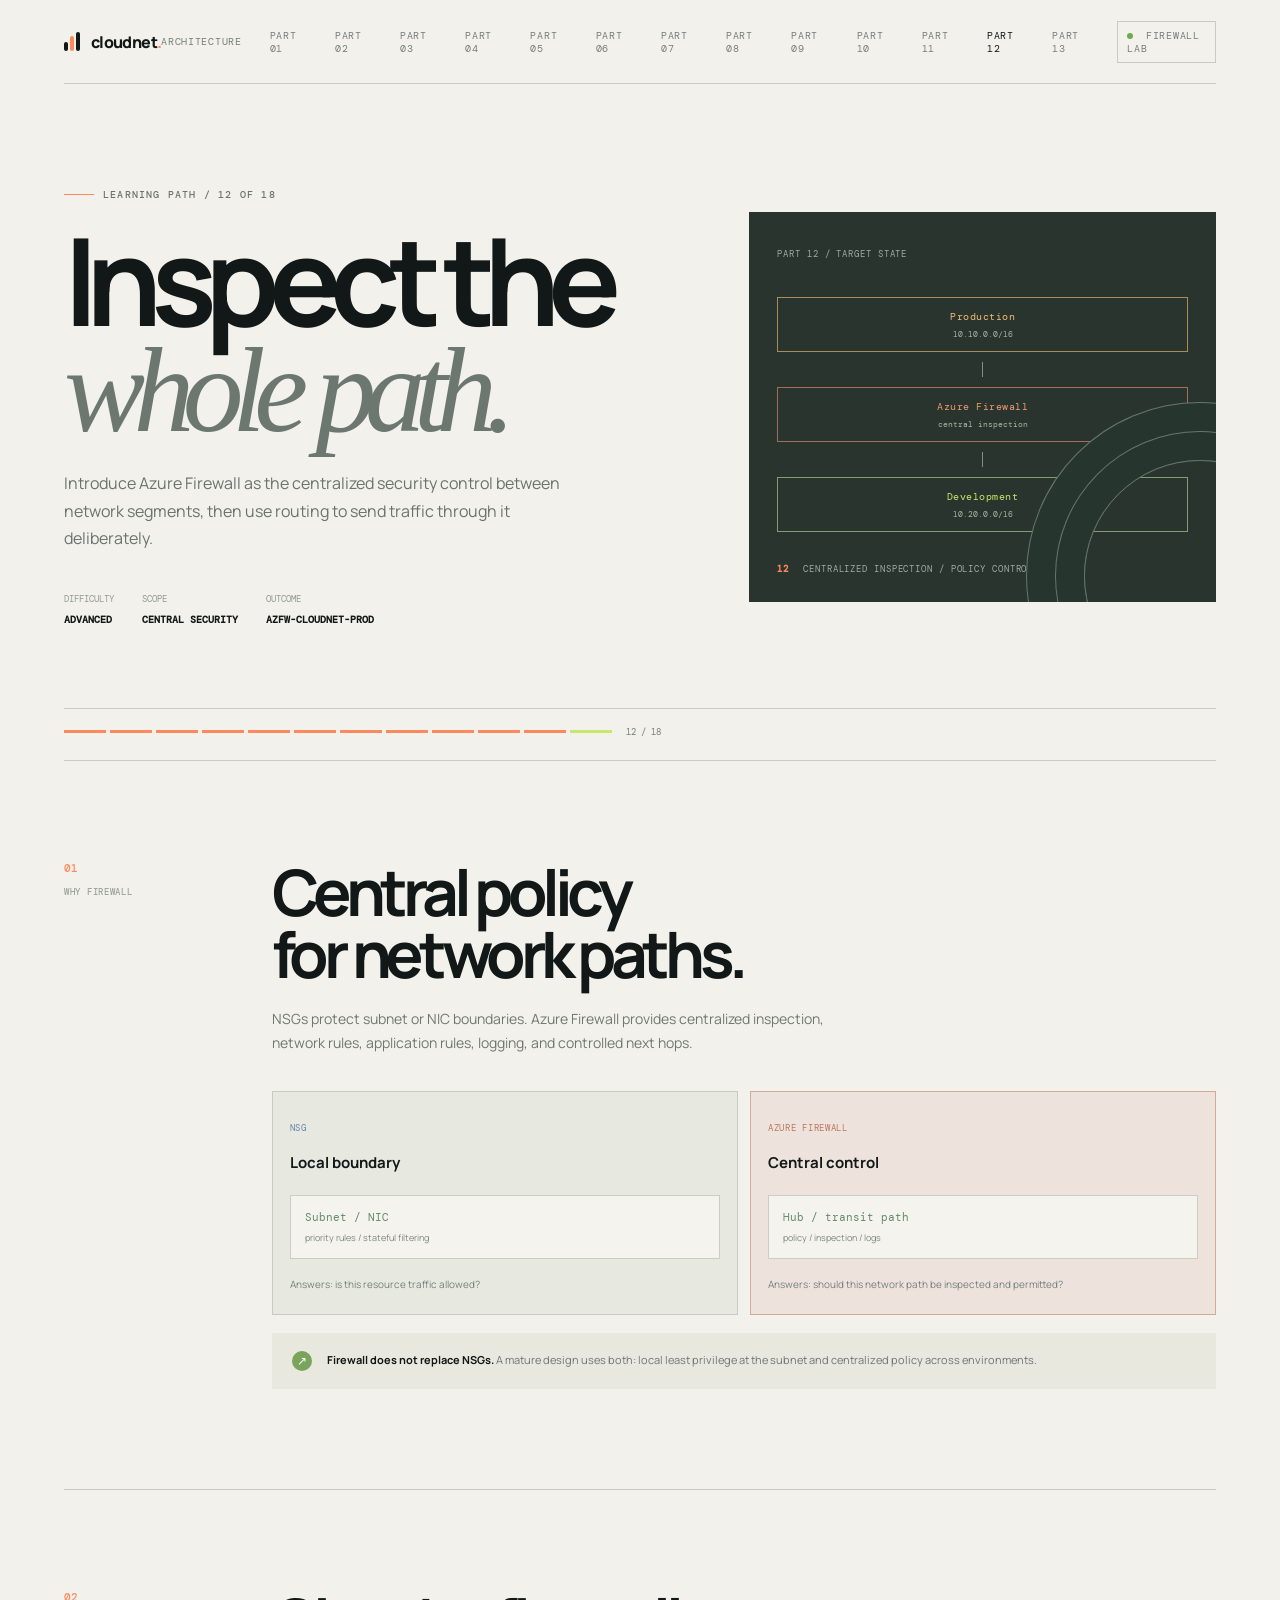
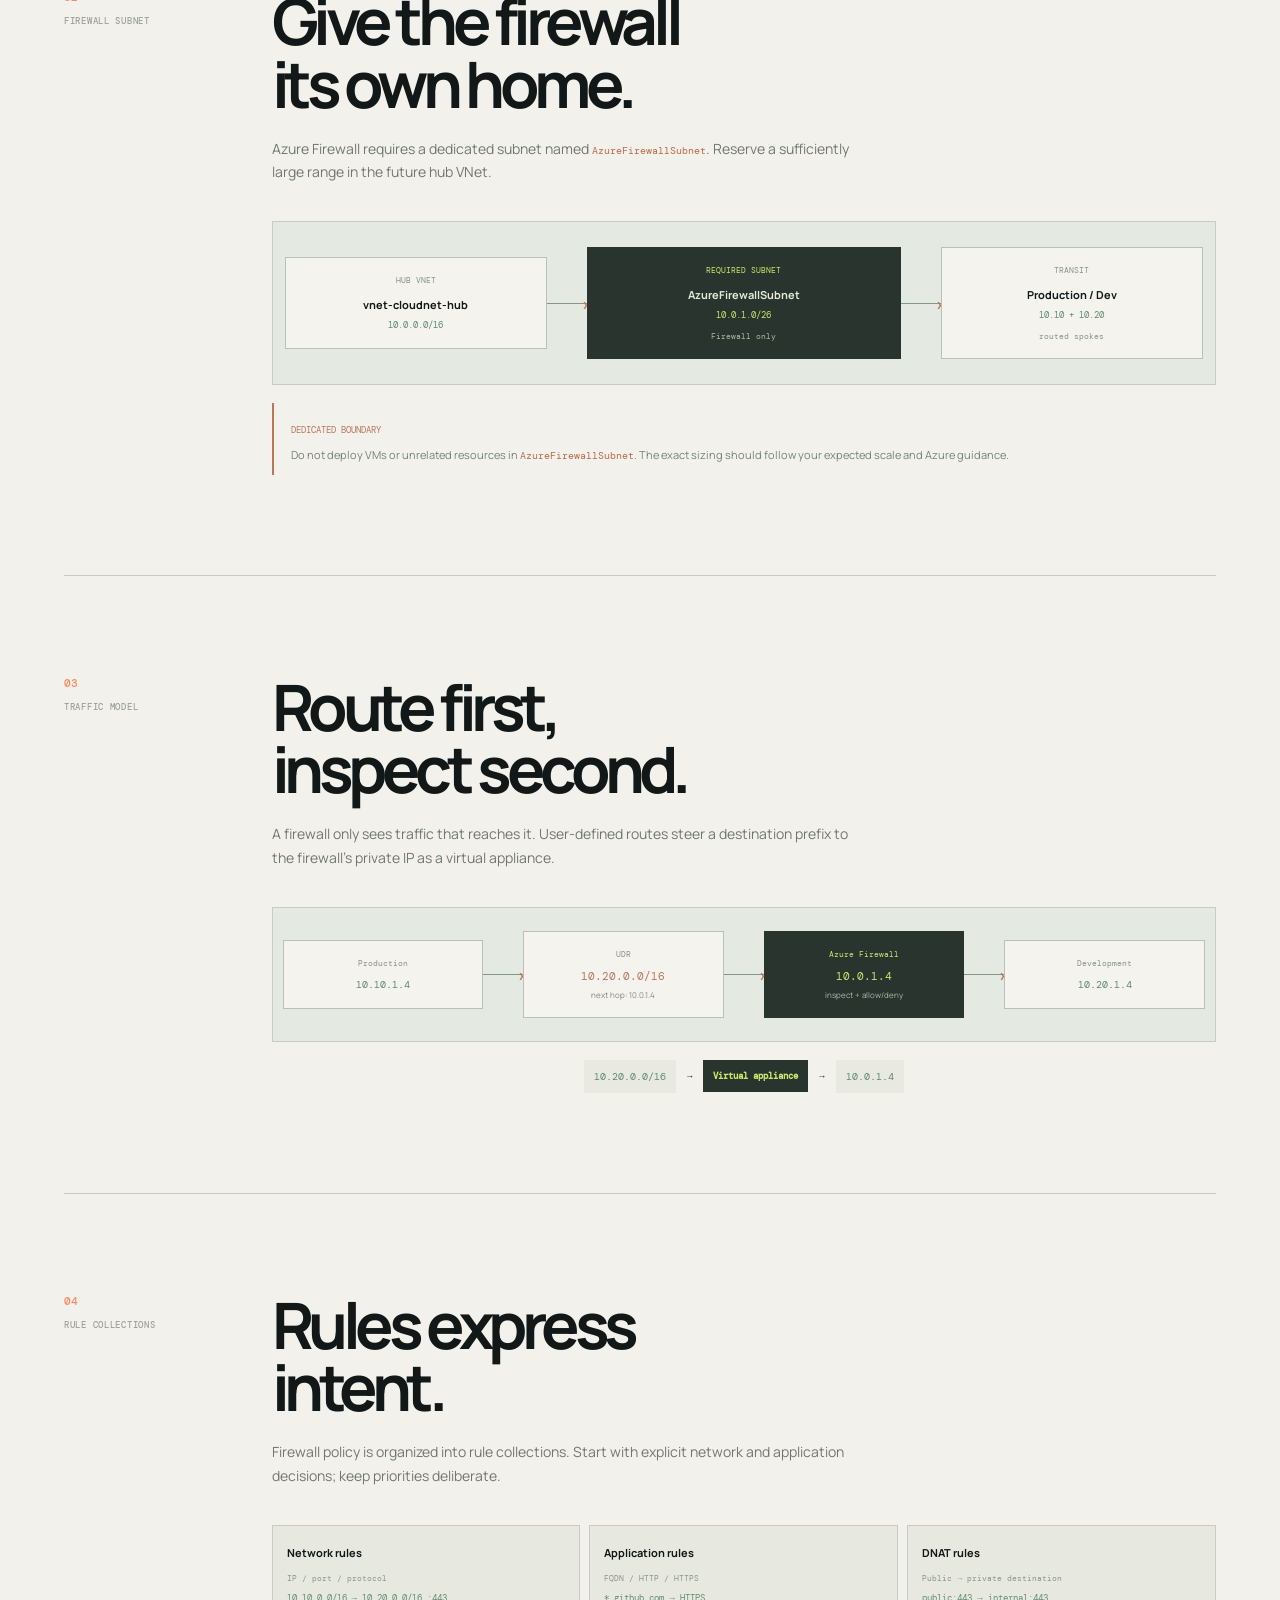
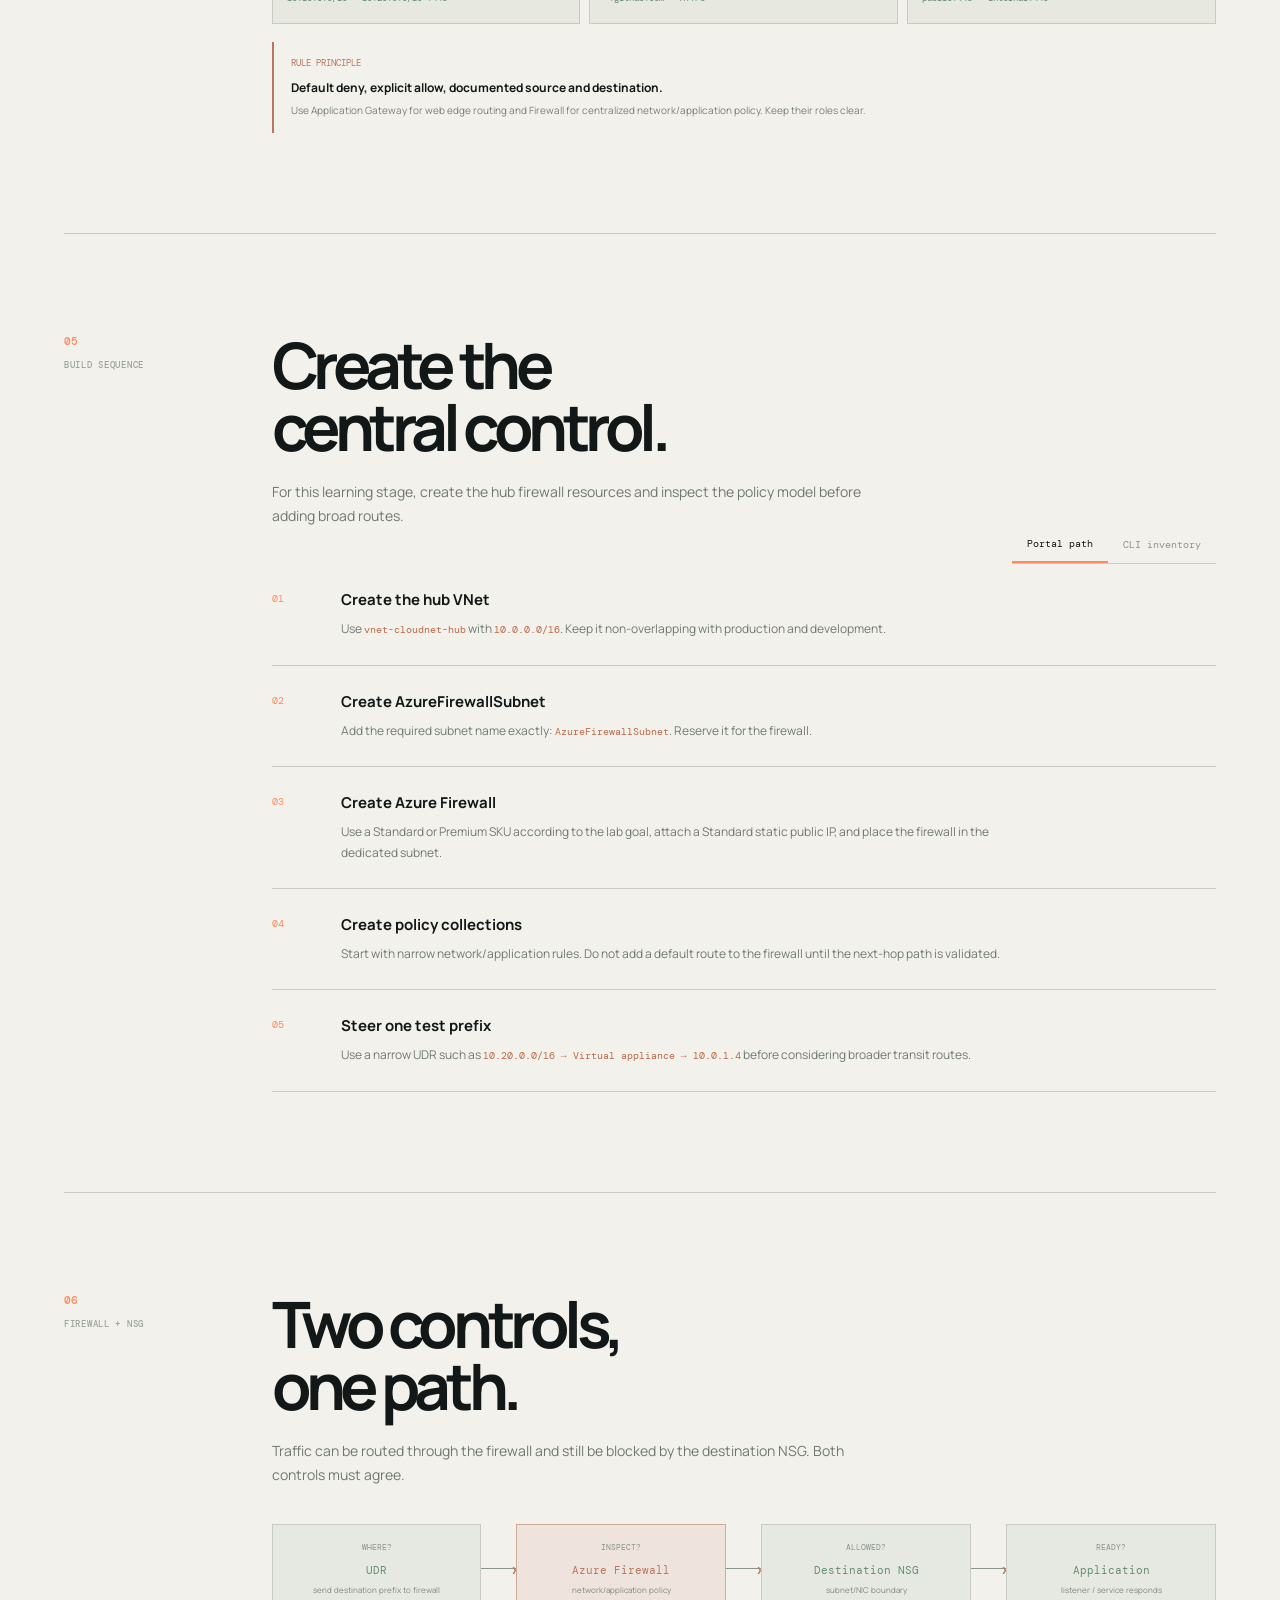
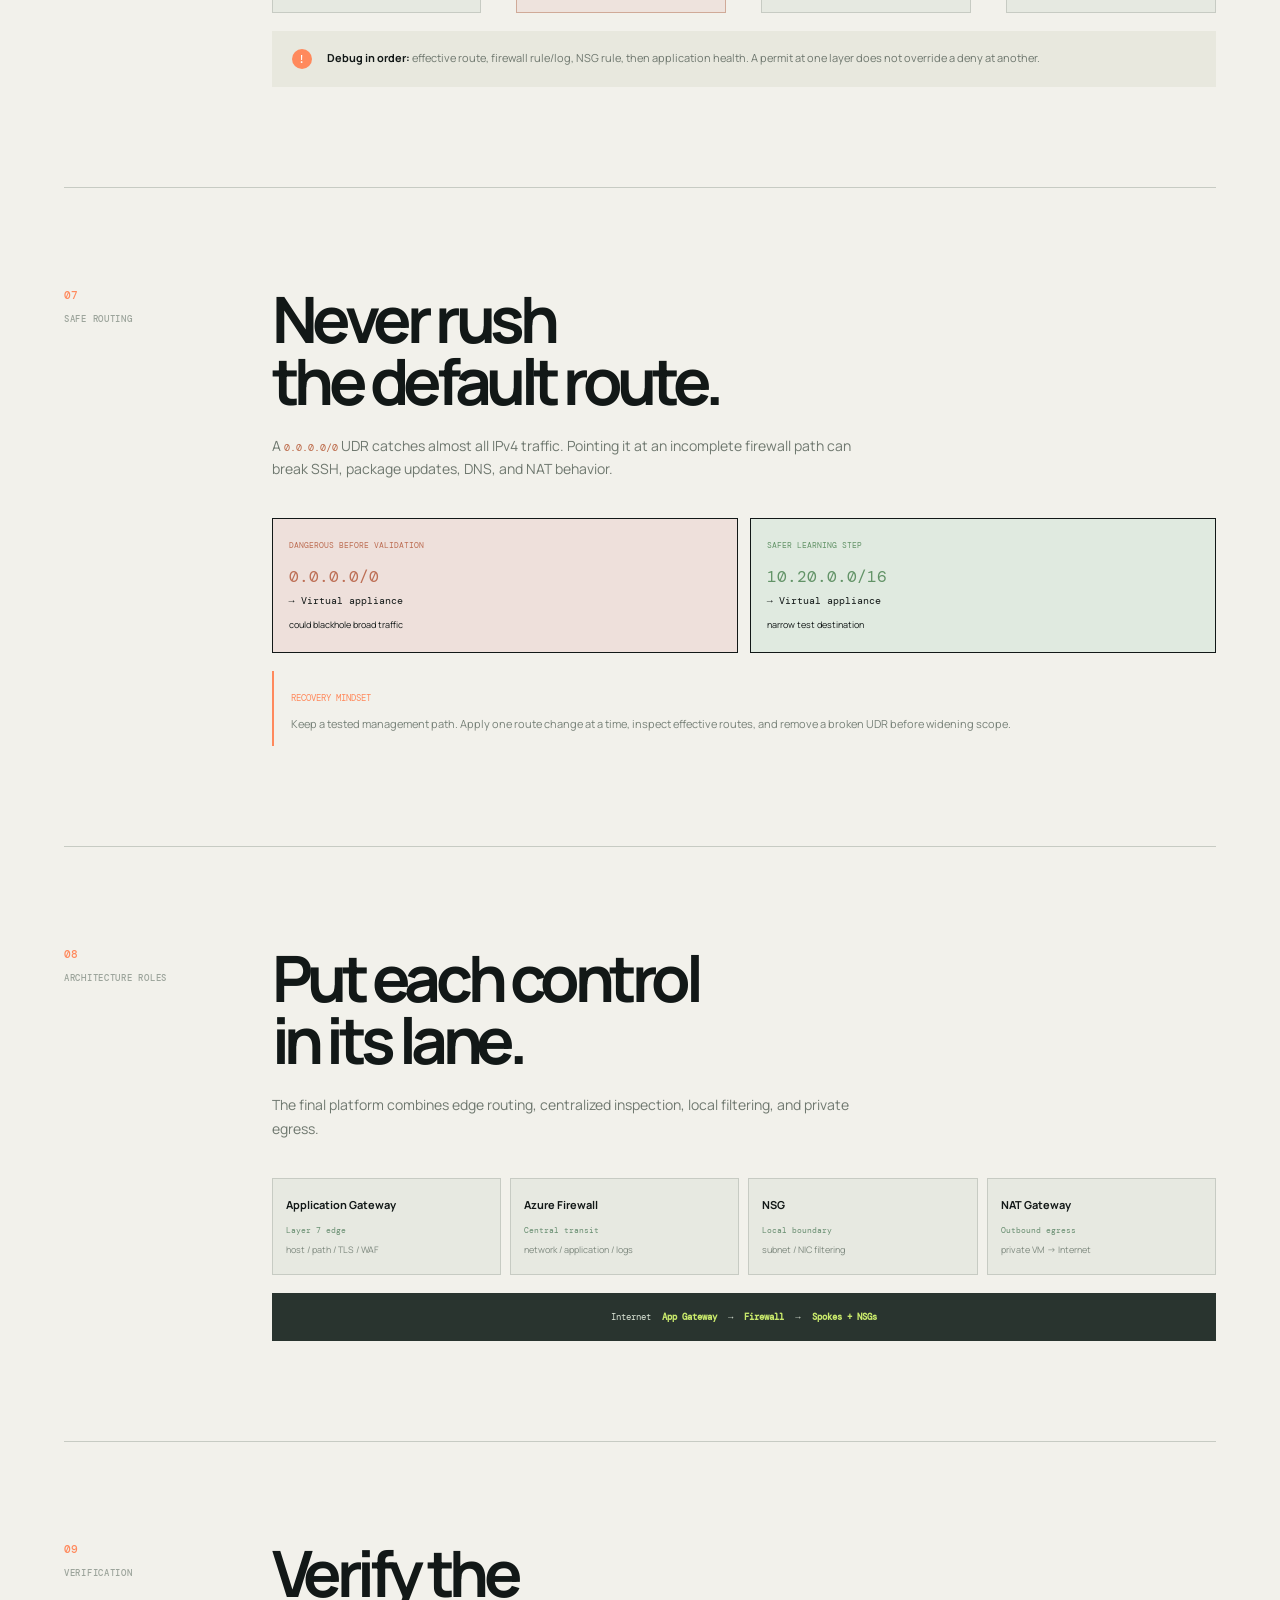
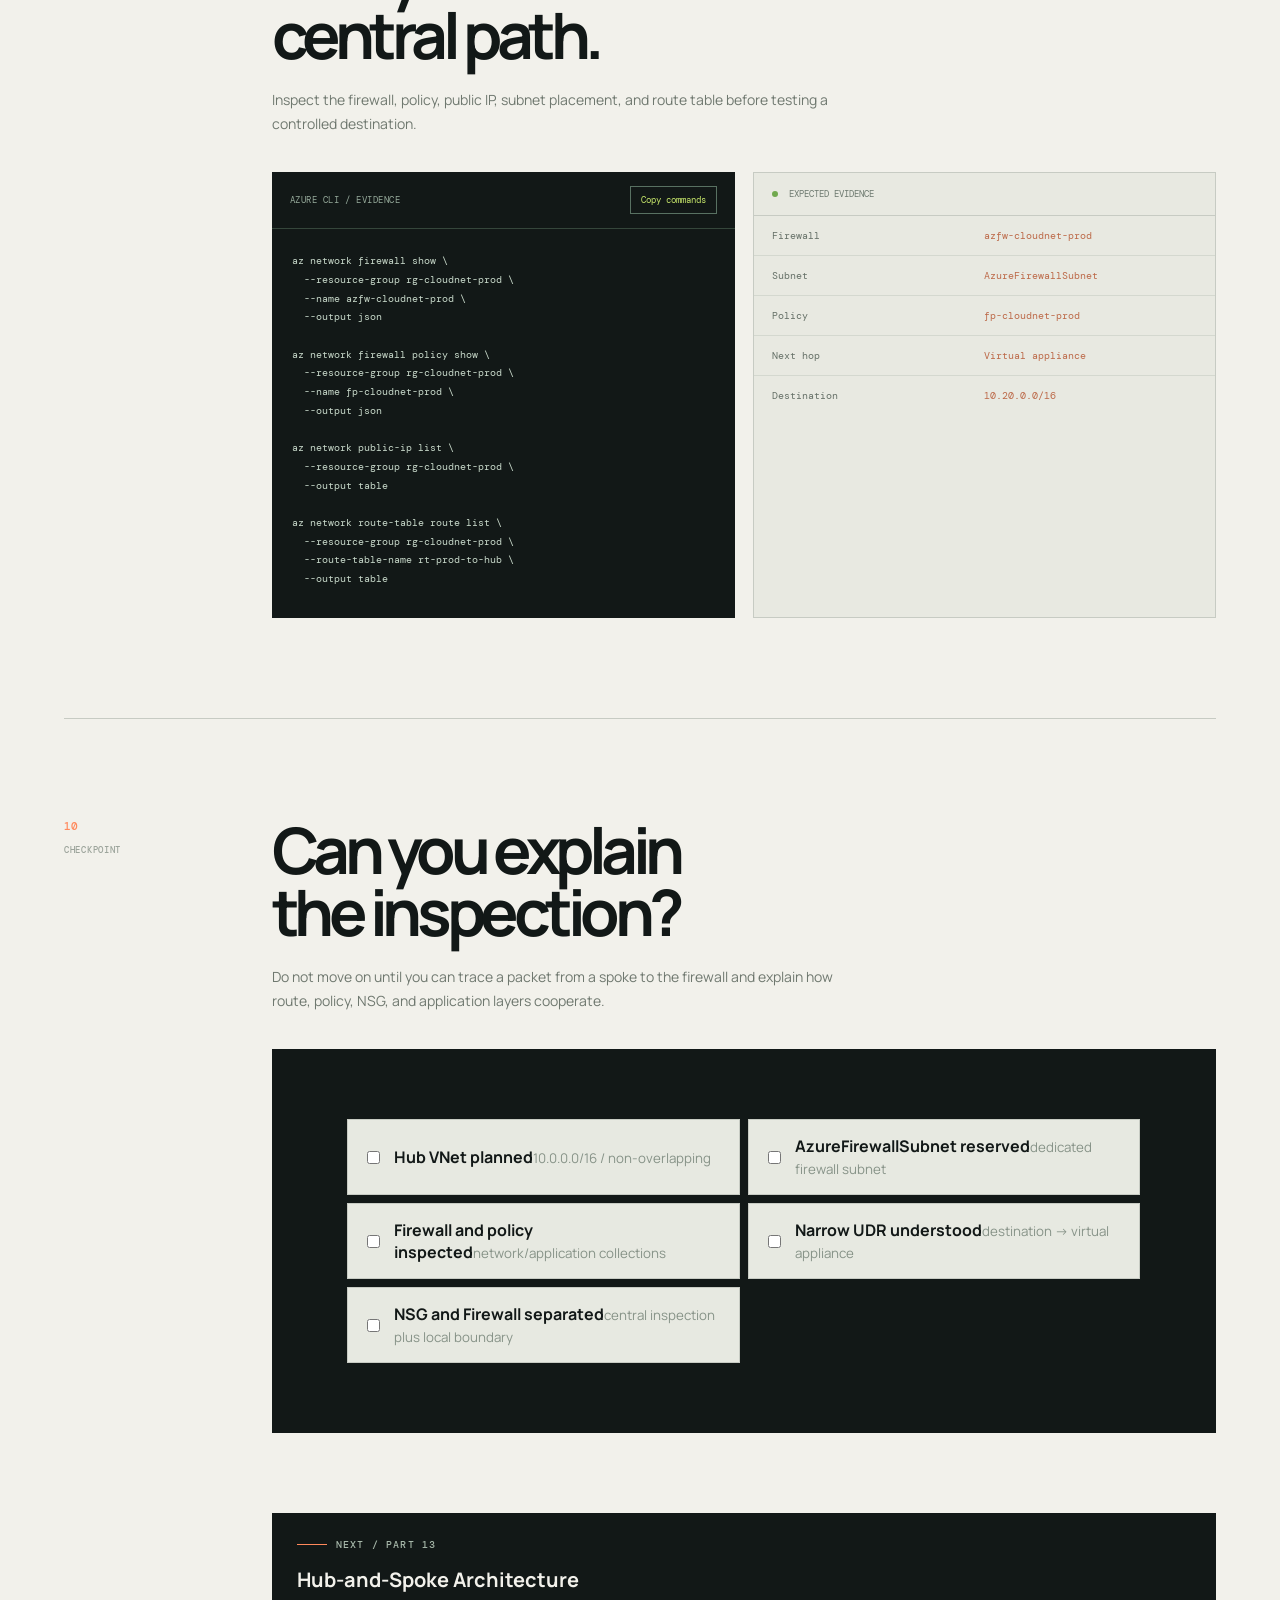
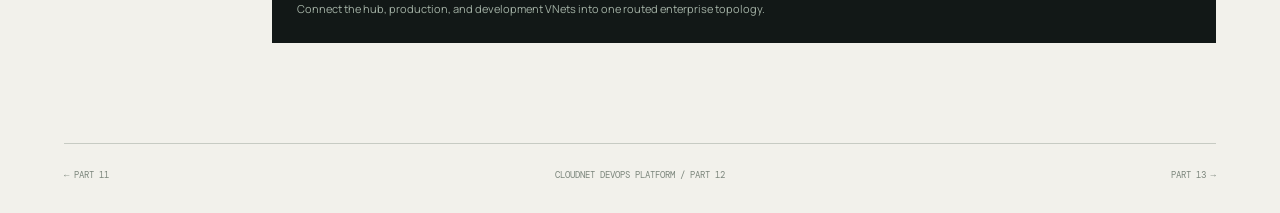
<file: docs/part-12-azure-firewall.html>
<!doctype html>
<html lang="en">
<head>
  <meta charset="UTF-8">
  <meta name="viewport" content="width=device-width, initial-scale=1.0">
  <meta name="description" content="CloudNet DevOps Platform Part 12: Azure Firewall and centralized inspection">
  <title>Part 12 / Azure Firewall | CloudNet</title>
  <link rel="preconnect" href="https://fonts.googleapis.com" crossorigin>
  <link rel="stylesheet" href="../styles.css">
</head>
<body>
  <div class="page-shell">
    <header class="doc-header"><a class="brand" href="../index.html" aria-label="Back to CloudNet architecture"><span class="brand-mark"><i></i><i></i><i></i></span><span>cloudnet<span class="orange">.</span></span></a><nav class="header-nav" aria-label="Documentation navigation"><a href="../index.html">Architecture</a><a href="part-01-foundation.html">Part 01</a><a href="part-02-vms.html">Part 02</a><a href="part-03-nsg.html">Part 03</a><a href="part-04-private-communication.html">Part 04</a><a href="part-05-routing.html">Part 05</a><a href="part-06-nat.html">Part 06</a><a href="part-07-load-balancer.html">Part 07</a><a href="part-08-second-vnet.html">Part 08</a><a href="part-09-private-endpoint.html">Part 09</a><a href="part-10-private-dns.html">Part 10</a><a href="part-11-application-gateway.html">Part 11</a><a class="active" href="#top">Part 12</a><a href="part-13-hub-spoke.html">Part 13</a><span class="status"><b></b> Firewall lab</span></nav></header>
    <main id="top">
      <section class="doc-hero"><div class="hero-copy"><div class="eyebrow"><span></span> Learning path / 12 of 18</div><h1>Inspect the<br><em>whole path.</em></h1><p>Introduce Azure Firewall as the centralized security control between network segments, then use routing to send traffic through it deliberately.</p><div class="hero-meta"><span>Difficulty <strong>Advanced</strong></span><span>Scope <strong>Central security</strong></span><span>Outcome <strong>azfw-cloudnet-prod</strong></span></div></div><div class="hero-card fw-hero-card"><span class="card-label">Part 12 / target state</span><div class="fw-hero-stack"><div class="fw-source">Production <small>10.10.0.0/16</small></div><i></i><div class="fw-node">Azure Firewall <small>central inspection</small></div><i></i><div class="fw-target">Development <small>10.20.0.0/16</small></div></div><span class="card-foot"><b>12</b> centralized inspection / policy control</span></div></section>
      <div class="progress"><span class="done"></span><span class="done"></span><span class="done"></span><span class="done"></span><span class="done"></span><span class="done"></span><span class="done"></span><span class="done"></span><span class="done"></span><span class="done"></span><span class="done"></span><span class="current"></span><small>12 / 18</small></div>

      <section class="content-section" id="distinction"><div class="section-index">01 <span>Why firewall</span></div><div class="section-body"><h2>Central policy<br>for network paths.</h2><p class="lead">NSGs protect subnet or NIC boundaries. Azure Firewall provides centralized inspection, network rules, application rules, logging, and controlled next hops.</p><div class="security-compare"><article><span>NSG</span><h3>Local boundary</h3><div><b>Subnet / NIC</b><small>priority rules / stateful filtering</small></div><p>Answers: is this resource traffic allowed?</p></article><article class="firewall-card"><span>AZURE FIREWALL</span><h3>Central control</h3><div><b>Hub / transit path</b><small>policy / inspection / logs</small></div><p>Answers: should this network path be inspected and permitted?</p></article></div><div class="callout green"><span>↗</span><p><strong>Firewall does not replace NSGs.</strong> A mature design uses both: local least privilege at the subnet and centralized policy across environments.</p></div></div></section>

      <section class="content-section" id="hub"><div class="section-index">02 <span>Firewall subnet</span></div><div class="section-body"><h2>Give the firewall<br>its own home.</h2><p class="lead">Azure Firewall requires a dedicated subnet named <code>AzureFirewallSubnet</code>. Reserve a sufficiently large range in the future hub VNet.</p><div class="hub-plan"><div><span>HUB VNET</span><b>vnet-cloudnet-hub</b><code>10.0.0.0/16</code></div><i></i><div class="firewall-subnet"><span>REQUIRED SUBNET</span><b>AzureFirewallSubnet</b><code>10.0.1.0/26</code><small>Firewall only</small></div><i></i><div><span>TRANSIT</span><b>Production / Dev</b><code>10.10 + 10.20</code><small>routed spokes</small></div></div><div class="subnet-note"><span>Dedicated boundary</span><p>Do not deploy VMs or unrelated resources in <code>AzureFirewallSubnet</code>. The exact sizing should follow your expected scale and Azure guidance.</p></div></div></section>

      <section class="content-section" id="traffic"><div class="section-index">03 <span>Traffic model</span></div><div class="section-body"><h2>Route first,<br>inspect second.</h2><p class="lead">A firewall only sees traffic that reaches it. User-defined routes steer a destination prefix to the firewall's private IP as a virtual appliance.</p><div class="traffic-flow"><div><span>Production</span><code>10.10.1.4</code></div><i></i><div class="route-node"><span>UDR</span><b>10.20.0.0/16</b><small>next hop: 10.0.1.4</small></div><i></i><div class="fw-center"><span>Azure Firewall</span><b>10.0.1.4</b><small>inspect + allow/deny</small></div><i></i><div><span>Development</span><code>10.20.1.4</code></div></div><div class="route-equation"><code>10.20.0.0/16</code><span>→</span><strong>Virtual appliance</strong><span>→</span><code>10.0.1.4</code></div></div></section>

      <section class="content-section" id="rules"><div class="section-index">04 <span>Rule collections</span></div><div class="section-body"><h2>Rules express<br>intent.</h2><p class="lead">Firewall policy is organized into rule collections. Start with explicit network and application decisions; keep priorities deliberate.</p><div class="rule-collections"><div><b>Network rules</b><span>IP / port / protocol</span><code>10.10.0.0/16 → 10.20.0.0/16 :443</code></div><div><b>Application rules</b><span>FQDN / HTTP / HTTPS</span><code>*.github.com → HTTPS</code></div><div><b>DNAT rules</b><span>Public → private destination</span><code>public:443 → internal:443</code></div></div><div class="policy-note"><span>Rule principle</span><strong>Default deny, explicit allow, documented source and destination.</strong><p>Use Application Gateway for web edge routing and Firewall for centralized network/application policy. Keep their roles clear.</p></div></div></section>

      <section class="content-section" id="build"><div class="section-index">05 <span>Build sequence</span></div><div class="section-body"><div class="build-heading"><div><h2>Create the<br>central control.</h2><p class="lead">For this learning stage, create the hub firewall resources and inspect the policy model before adding broad routes.</p></div><div class="tabs" role="tablist"><button class="tab active" data-tab="portal" role="tab">Portal path</button><button class="tab" data-tab="cli" role="tab">CLI inventory</button></div></div><div class="tab-panel active" data-panel="portal"><ol class="steps"><li><span>01</span><div><h3>Create the hub VNet</h3><p>Use <code>vnet-cloudnet-hub</code> with <code>10.0.0.0/16</code>. Keep it non-overlapping with production and development.</p></div></li><li><span>02</span><div><h3>Create AzureFirewallSubnet</h3><p>Add the required subnet name exactly: <code>AzureFirewallSubnet</code>. Reserve it for the firewall.</p></div></li><li><span>03</span><div><h3>Create Azure Firewall</h3><p>Use a Standard or Premium SKU according to the lab goal, attach a Standard static public IP, and place the firewall in the dedicated subnet.</p></div></li><li><span>04</span><div><h3>Create policy collections</h3><p>Start with narrow network/application rules. Do not add a default route to the firewall until the next-hop path is validated.</p></div></li><li><span>05</span><div><h3>Steer one test prefix</h3><p>Use a narrow UDR such as <code>10.20.0.0/16 → Virtual appliance → 10.0.1.4</code> before considering broader transit routes.</p></div></li></ol></div><div class="tab-panel" data-panel="cli"><div class="command-block"><div class="command-top"><span>Azure CLI / inventory</span><button class="copy-all" type="button">Copy all</button></div><pre><code>az network firewall list \
  --resource-group rg-cloudnet-prod \
  --output table

az network firewall show \
  --resource-group rg-cloudnet-prod \
  --name azfw-cloudnet-prod \
  --output json

az network firewall policy list \
  --resource-group rg-cloudnet-prod \
  --output table

az network route-table route list \
  --resource-group rg-cloudnet-prod \
  --route-table-name rt-prod-to-hub \
  --output table</code></pre><span class="copy-note">Use the Portal for the first build; use CLI to inspect policy, firewall IPs, and route decisions.</span></div></div></div></section>

      <section class="content-section" id="nsg"><div class="section-index">06 <span>Firewall + NSG</span></div><div class="section-body"><h2>Two controls,<br>one path.</h2><p class="lead">Traffic can be routed through the firewall and still be blocked by the destination NSG. Both controls must agree.</p><div class="dual-control"><div><span>WHERE?</span><b>UDR</b><small>send destination prefix to firewall</small></div><i></i><div class="fw-small"><span>INSPECT?</span><b>Azure Firewall</b><small>network/application policy</small></div><i></i><div><span>ALLOWED?</span><b>Destination NSG</b><small>subnet/NIC boundary</small></div><i></i><div><span>READY?</span><b>Application</b><small>listener / service responds</small></div></div><div class="callout"><span>!</span><p><strong>Debug in order:</strong> effective route, firewall rule/log, NSG rule, then application health. A permit at one layer does not override a deny at another.</p></div></div></section>

      <section class="content-section" id="warning"><div class="section-index">07 <span>Safe routing</span></div><div class="section-body"><h2>Never rush<br>the default route.</h2><p class="lead">A <code>0.0.0.0/0</code> UDR catches almost all IPv4 traffic. Pointing it at an incomplete firewall path can break SSH, package updates, DNS, and NAT behavior.</p><div class="route-warning"><div class="bad-route"><span>Dangerous before validation</span><code>0.0.0.0/0</code><b>→ Virtual appliance</b><small>could blackhole broad traffic</small></div><div class="safe-route"><span>Safer learning step</span><code>10.20.0.0/16</code><b>→ Virtual appliance</b><small>narrow test destination</small></div></div><div class="warning-box"><span>Recovery mindset</span><p>Keep a tested management path. Apply one route change at a time, inspect effective routes, and remove a broken UDR before widening scope.</p></div></div></section>

      <section class="content-section" id="compare"><div class="section-index">08 <span>Architecture roles</span></div><div class="section-body"><h2>Put each control<br>in its lane.</h2><p class="lead">The final platform combines edge routing, centralized inspection, local filtering, and private egress.</p><div class="role-grid"><div><b>Application Gateway</b><span>Layer 7 edge</span><small>host / path / TLS / WAF</small></div><div><b>Azure Firewall</b><span>Central transit</span><small>network / application / logs</small></div><div><b>NSG</b><span>Local boundary</span><small>subnet / NIC filtering</small></div><div><b>NAT Gateway</b><span>Outbound egress</span><small>private VM → Internet</small></div></div><div class="architecture-line"><span>Internet</span><b>App Gateway</b><span>→</span><b>Firewall</b><span>→</span><b>Spokes + NSGs</b></div></div></section>

      <section class="content-section" id="verify"><div class="section-index">09 <span>Verification</span></div><div class="section-body"><h2>Verify the<br>central path.</h2><p class="lead">Inspect the firewall, policy, public IP, subnet placement, and route table before testing a controlled destination.</p><div class="verify-layout"><div class="command-block compact"><div class="command-top"><span>Azure CLI / evidence</span><button class="copy-command" type="button" data-copy="az network firewall show --resource-group rg-cloudnet-prod --name azfw-cloudnet-prod --output json; az network firewall policy show --resource-group rg-cloudnet-prod --name fp-cloudnet-prod --output json; az network public-ip list --resource-group rg-cloudnet-prod --output table; az network route-table route list --resource-group rg-cloudnet-prod --route-table-name rt-prod-to-hub --output table">Copy commands</button></div><pre><code>az network firewall show \
  --resource-group rg-cloudnet-prod \
  --name azfw-cloudnet-prod \
  --output json

az network firewall policy show \
  --resource-group rg-cloudnet-prod \
  --name fp-cloudnet-prod \
  --output json

az network public-ip list \
  --resource-group rg-cloudnet-prod \
  --output table

az network route-table route list \
  --resource-group rg-cloudnet-prod \
  --route-table-name rt-prod-to-hub \
  --output table</code></pre></div><div class="result-card"><div class="result-top"><span class="result-dot"></span> Expected evidence</div><div class="result-row"><span>Firewall</span><code>azfw-cloudnet-prod</code></div><div class="result-row"><span>Subnet</span><code>AzureFirewallSubnet</code></div><div class="result-row"><span>Policy</span><code>fp-cloudnet-prod</code></div><div class="result-row"><span>Next hop</span><code>Virtual appliance</code></div><div class="result-row"><span>Destination</span><code>10.20.0.0/16</code></div></div></div></div></section>

      <section class="content-section" id="complete"><div class="section-index">10 <span>Checkpoint</span></div><div class="section-body"><h2>Can you explain<br>the inspection?</h2><p class="lead">Do not move on until you can trace a packet from a spoke to the firewall and explain how route, policy, NSG, and application layers cooperate.</p><div class="completion checklist-light"><label><input type="checkbox"><span><b>Hub VNet planned</b><small>10.0.0.0/16 / non-overlapping</small></span></label><label><input type="checkbox"><span><b>AzureFirewallSubnet reserved</b><small>dedicated firewall subnet</small></span></label><label><input type="checkbox"><span><b>Firewall and policy inspected</b><small>network/application collections</small></span></label><label><input type="checkbox"><span><b>Narrow UDR understood</b><small>destination → virtual appliance</small></span></label><label><input type="checkbox"><span><b>NSG and Firewall separated</b><small>central inspection plus local boundary</small></span></label></div><div class="next-part"><span class="eyebrow"><span></span> Next / Part 13</span><h3>Hub-and-Spoke Architecture</h3><p>Connect the hub, production, and development VNets into one routed enterprise topology.</p></div></div></section>
    </main>
    <footer class="doc-footer"><a href="part-11-application-gateway.html">← Part 11</a><span>CloudNet DevOps Platform / Part 12</span><a href="part-13-hub-spoke.html">Part 13 →</a></footer>
  </div>
  <script src="part-12.js"></script>
</body>
</html>
</file>
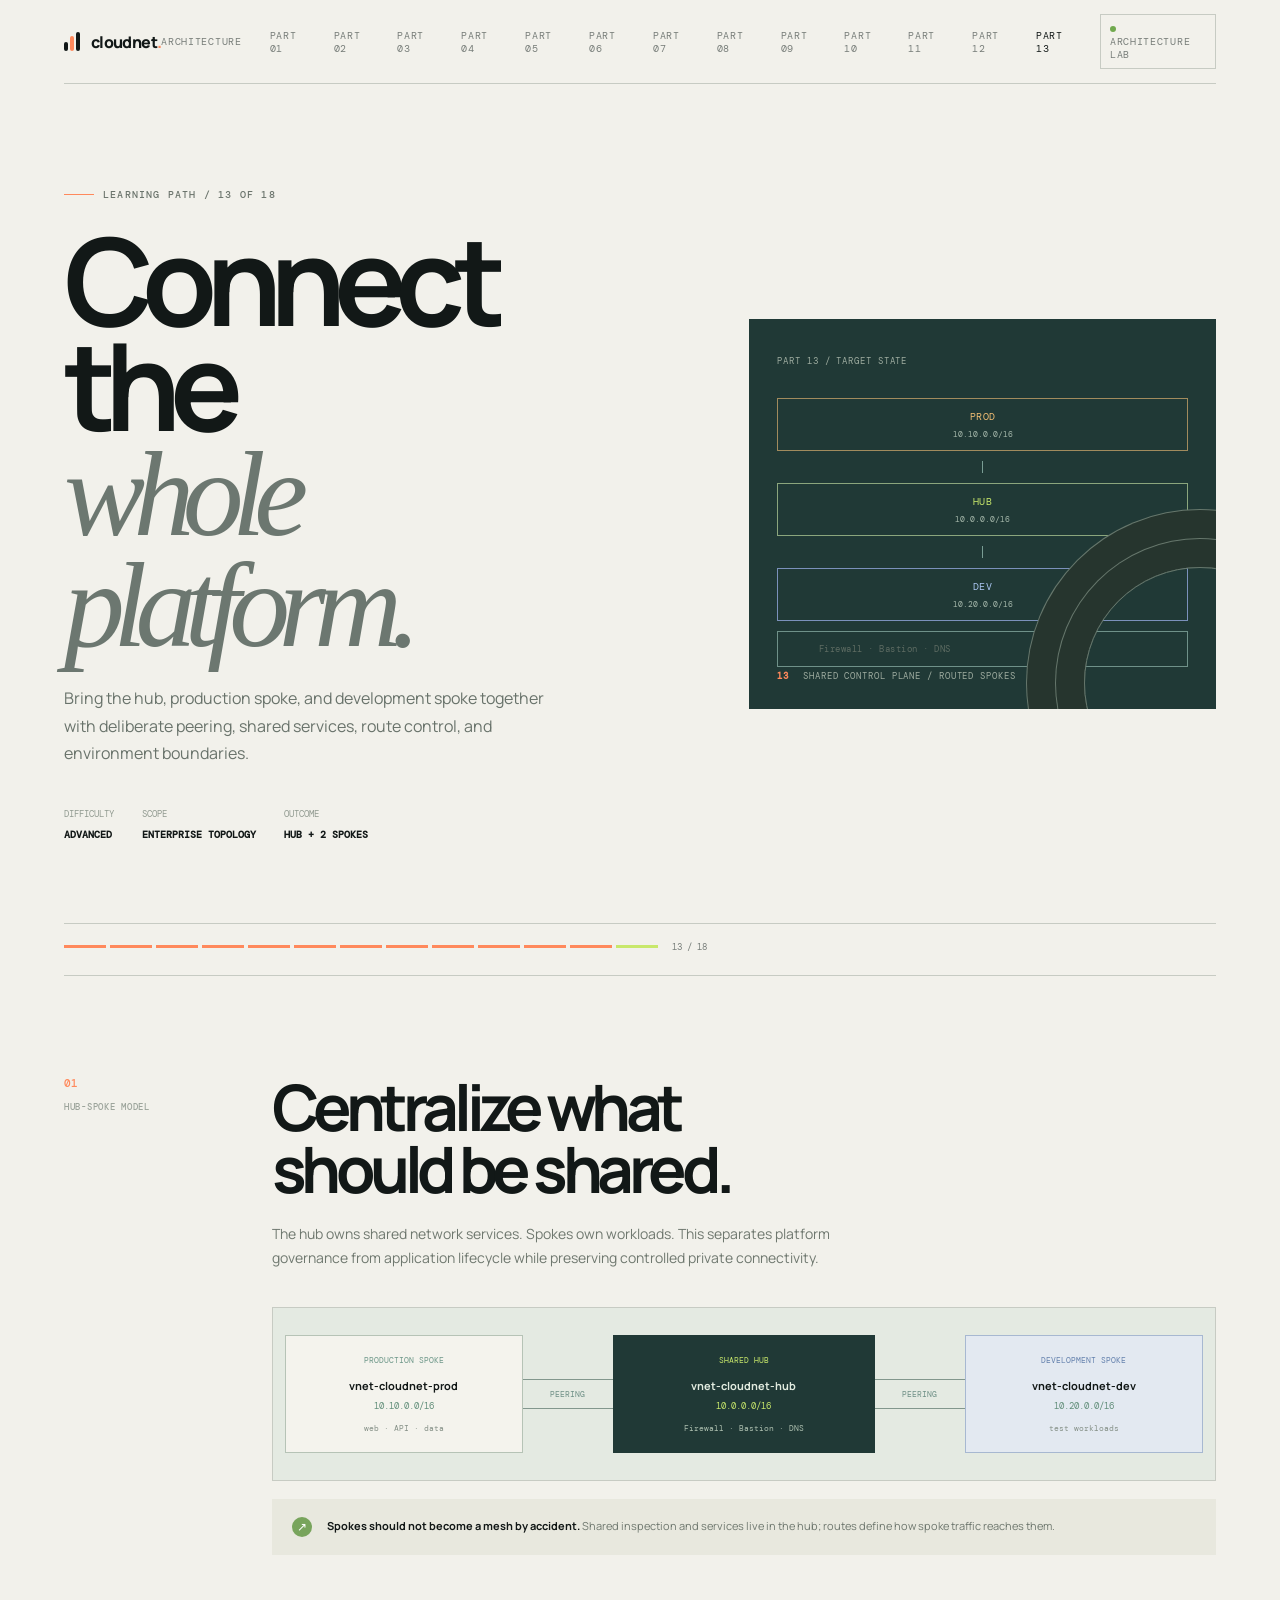
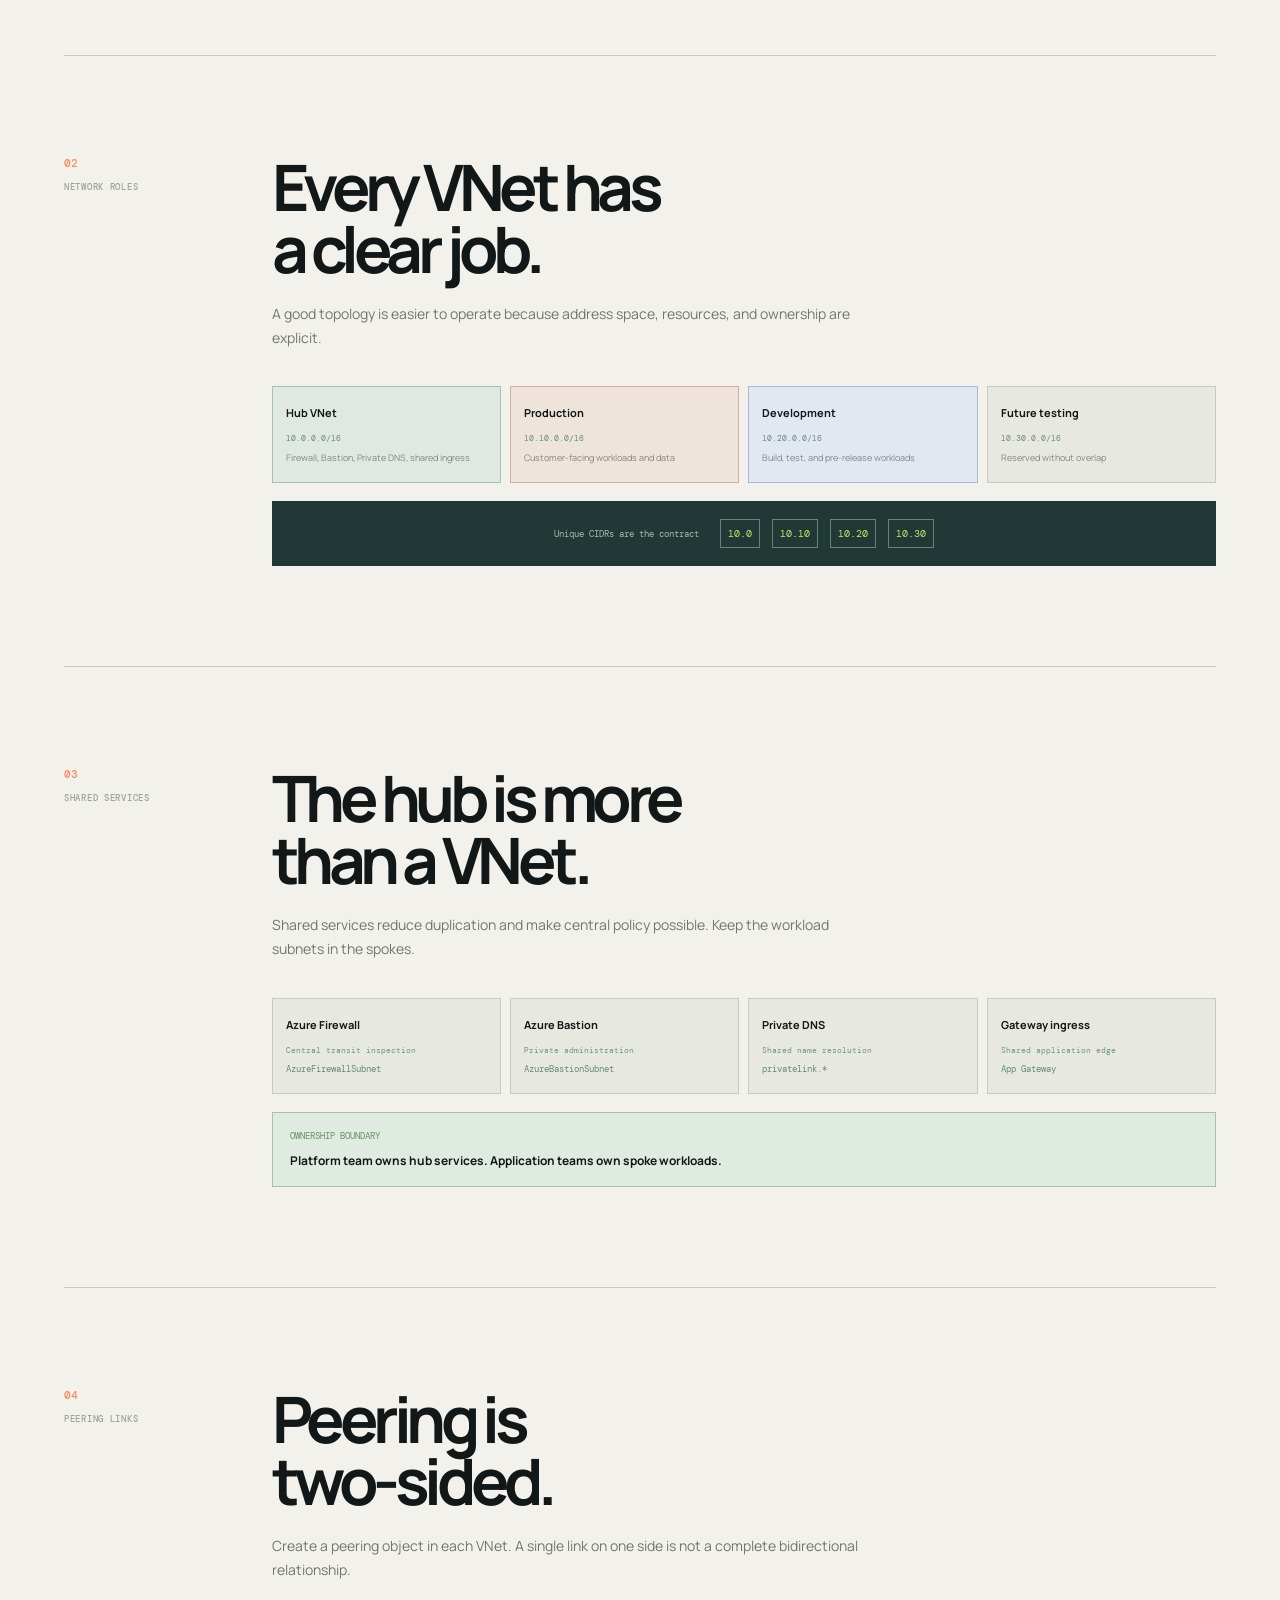
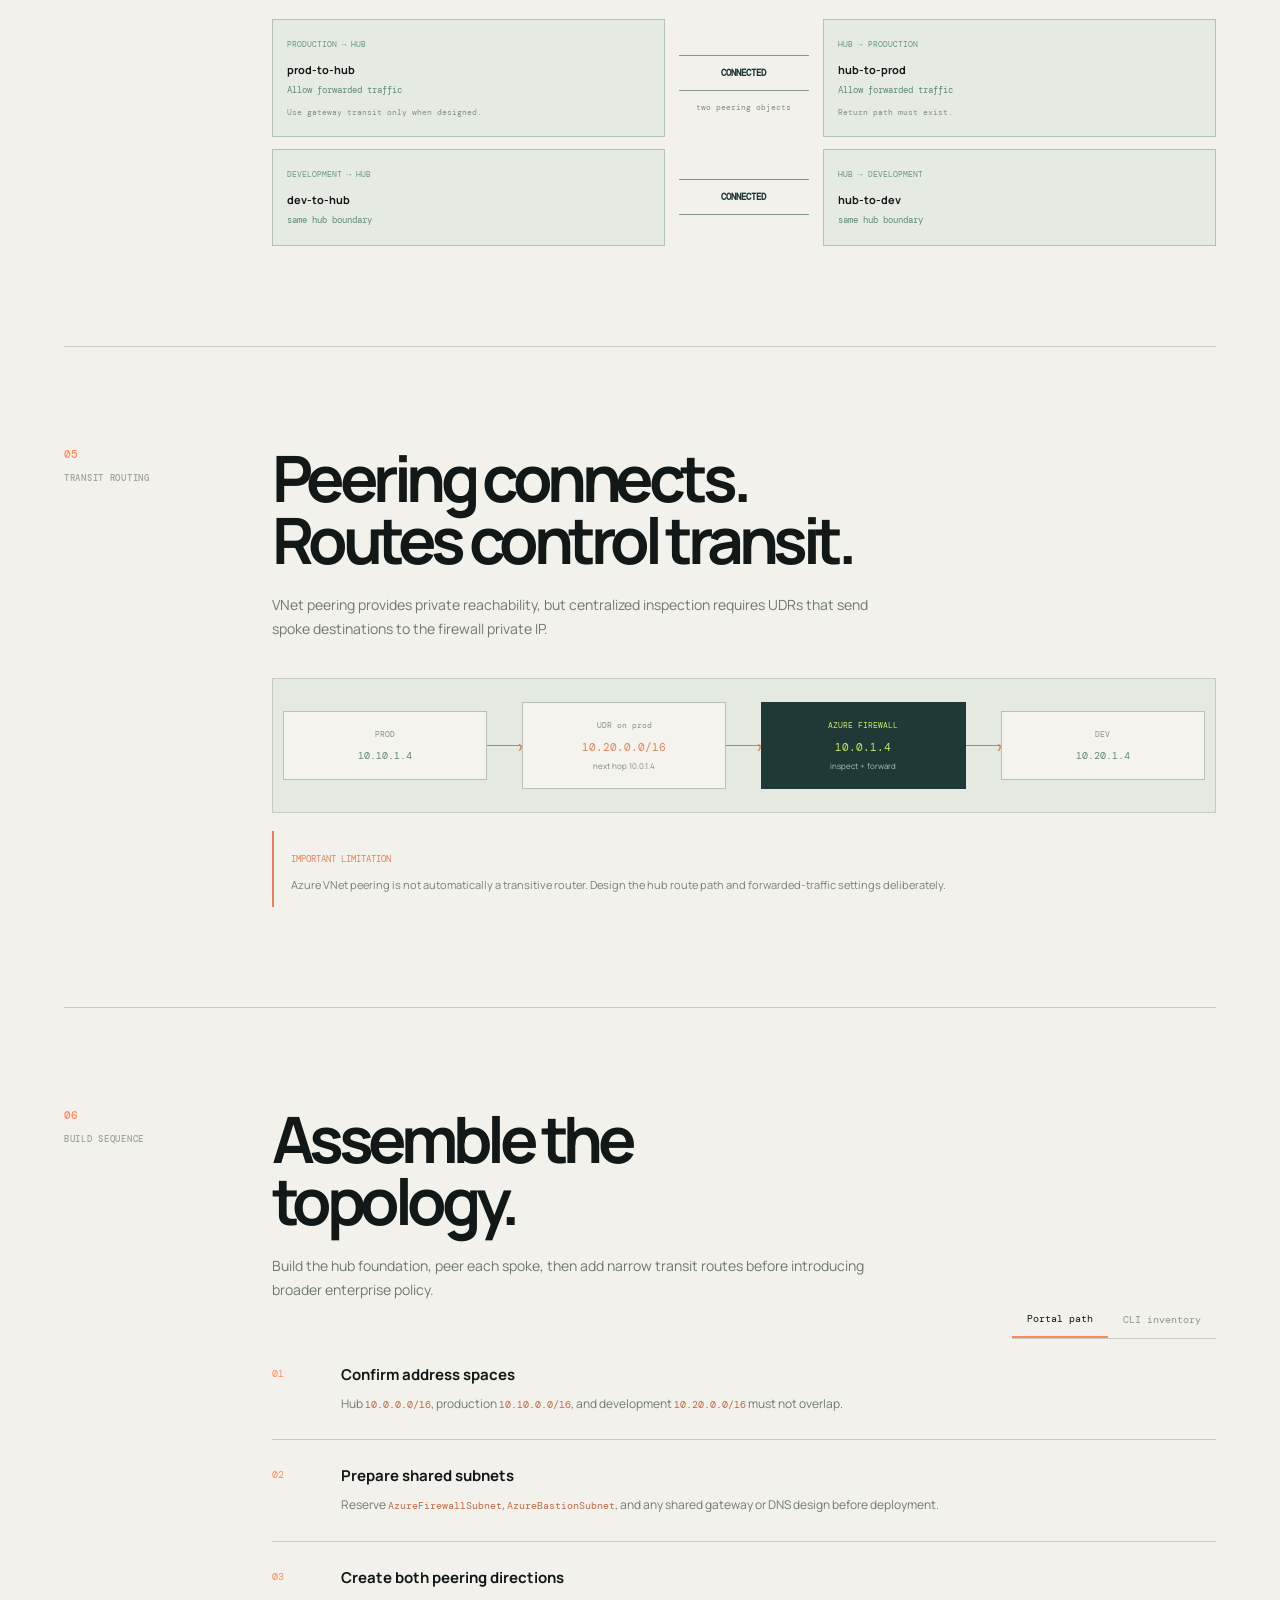
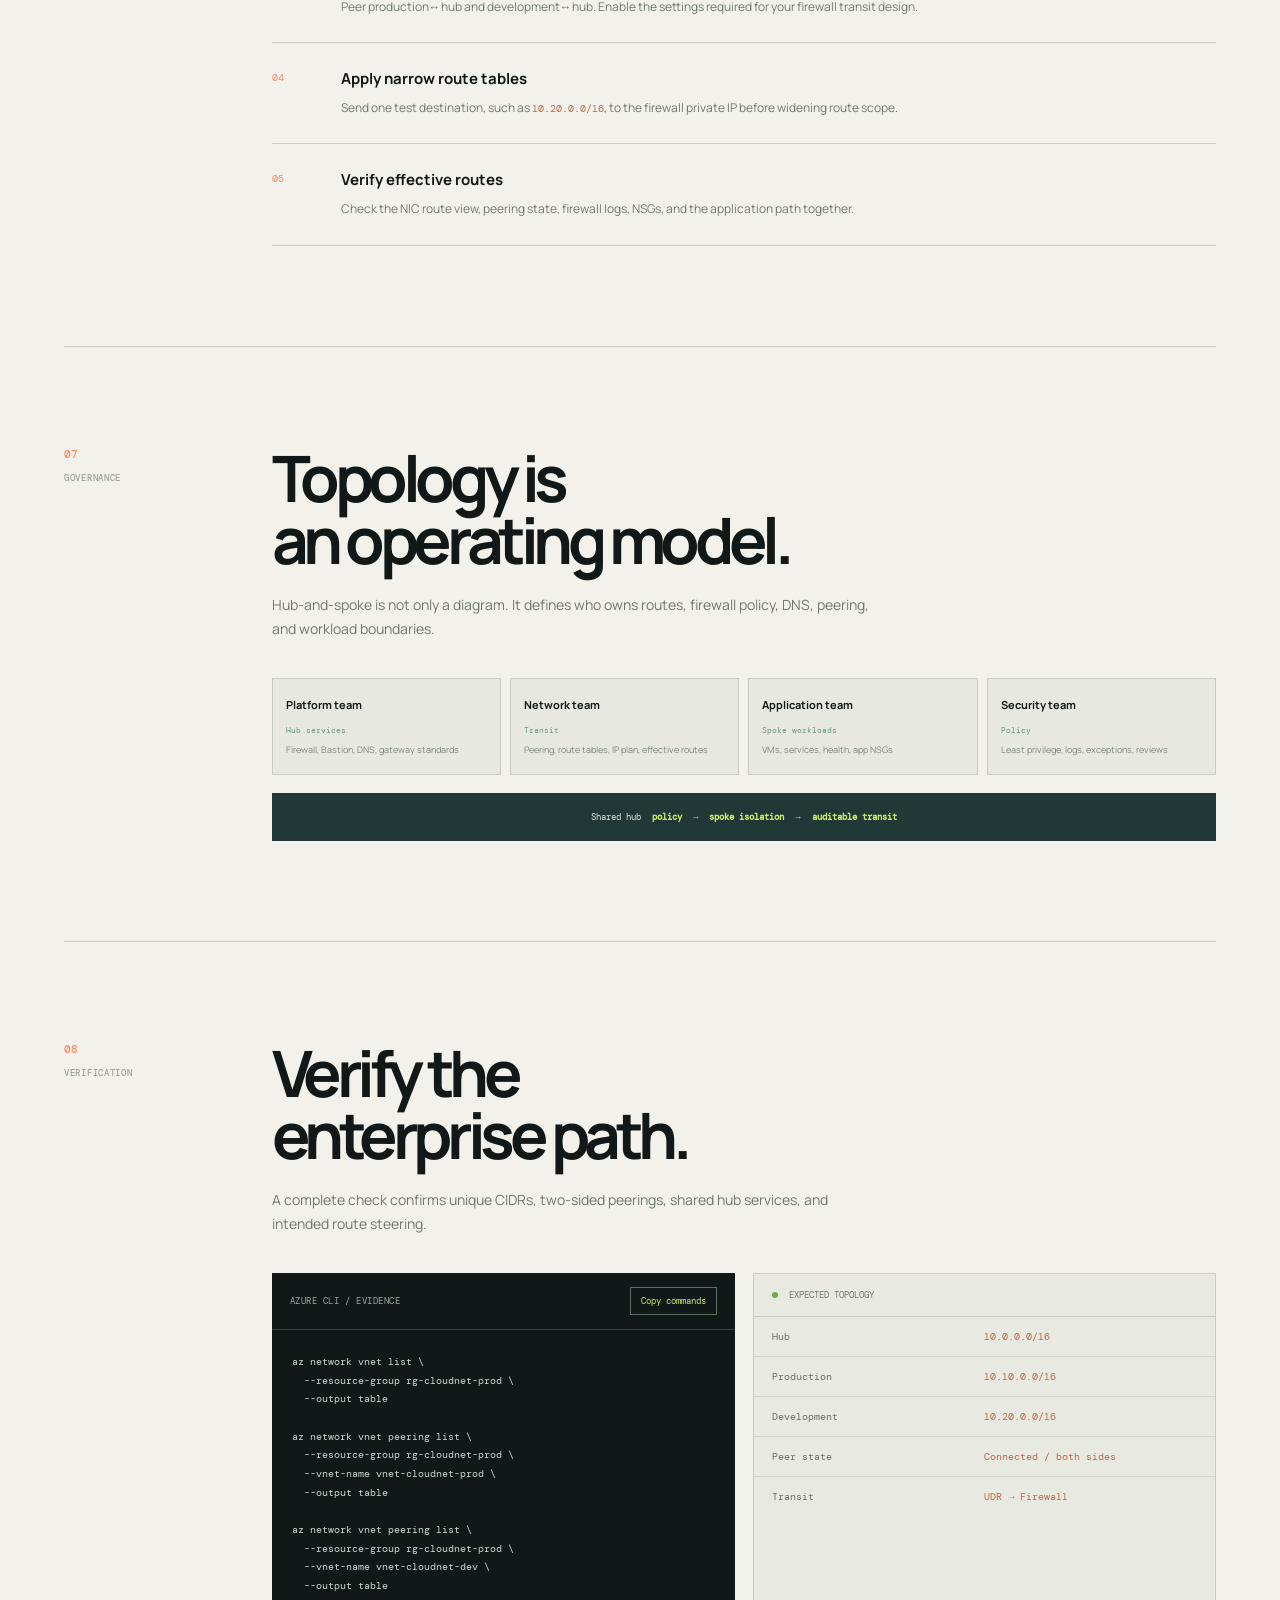
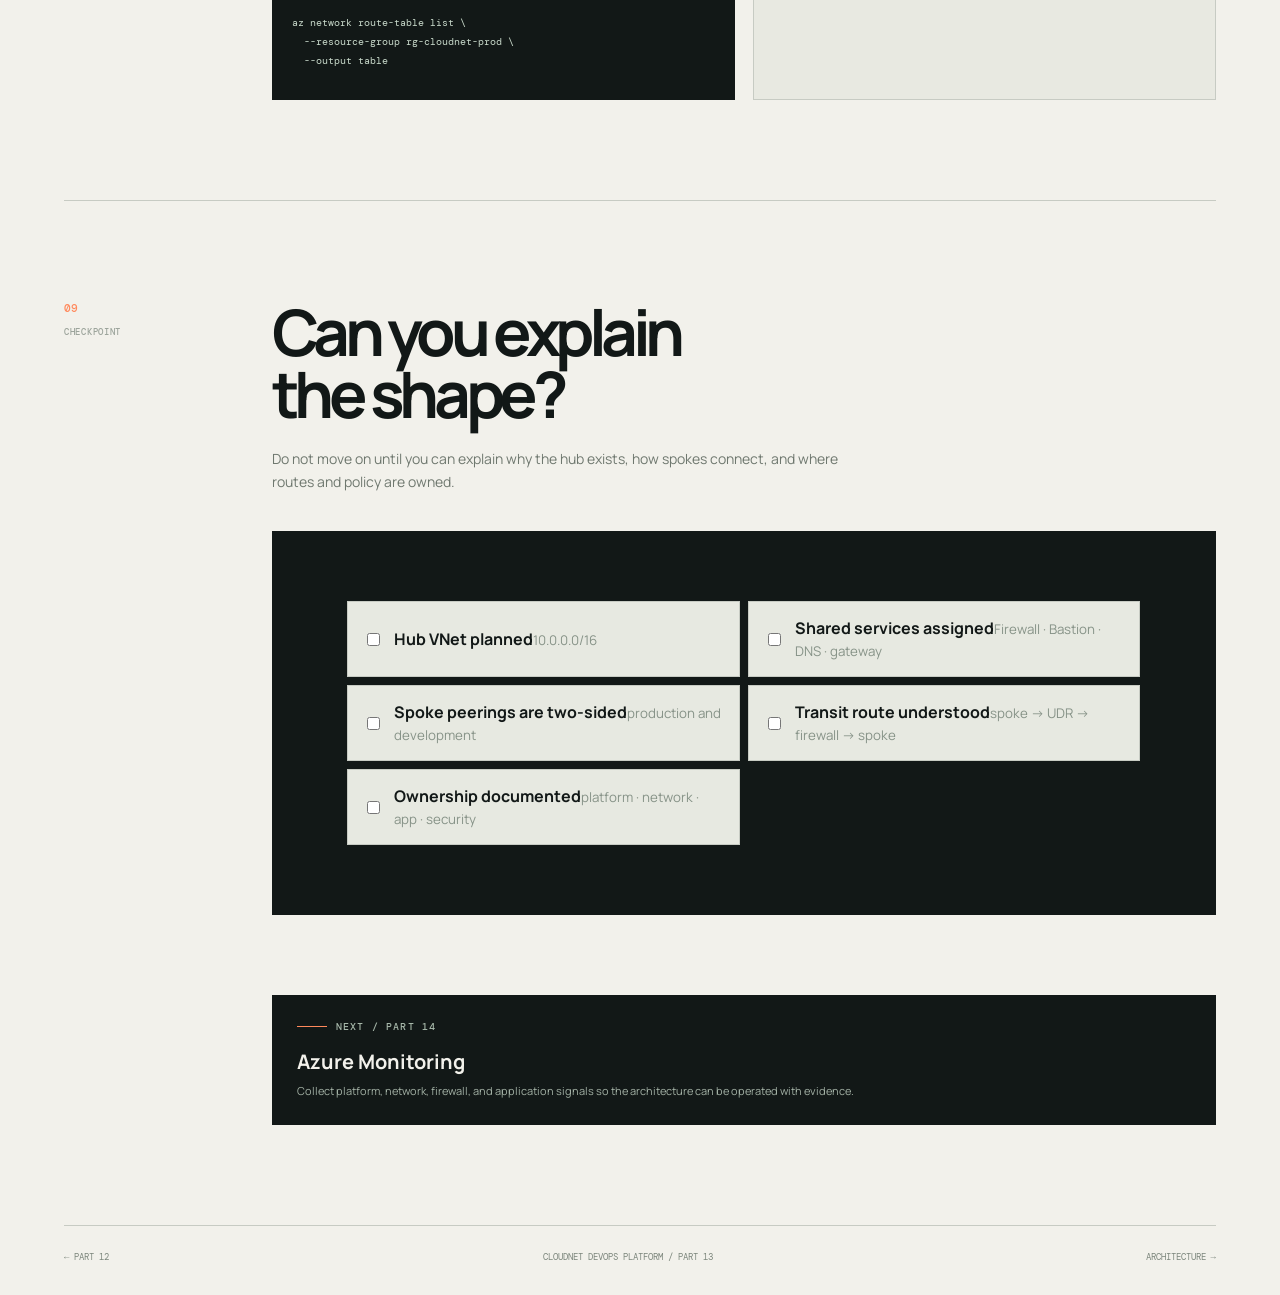
<file: docs/part-13-hub-spoke.html>
<!doctype html>
<html lang="en">
<head>
  <meta charset="UTF-8">
  <meta name="viewport" content="width=device-width, initial-scale=1.0">
  <meta name="description" content="CloudNet DevOps Platform Part 13: Azure hub-and-spoke architecture">
  <title>Part 13 / Hub-Spoke | CloudNet</title>
  <link rel="preconnect" href="https://fonts.googleapis.com" crossorigin>
  <link rel="stylesheet" href="../styles.css">
</head>
<body>
  <div class="page-shell">
    <header class="doc-header"><a class="brand" href="../index.html" aria-label="Back to CloudNet architecture"><span class="brand-mark"><i></i><i></i><i></i></span><span>cloudnet<span class="orange">.</span></span></a><nav class="header-nav" aria-label="Documentation navigation"><a href="../index.html">Architecture</a><a href="part-01-foundation.html">Part 01</a><a href="part-02-vms.html">Part 02</a><a href="part-03-nsg.html">Part 03</a><a href="part-04-private-communication.html">Part 04</a><a href="part-05-routing.html">Part 05</a><a href="part-06-nat.html">Part 06</a><a href="part-07-load-balancer.html">Part 07</a><a href="part-08-second-vnet.html">Part 08</a><a href="part-09-private-endpoint.html">Part 09</a><a href="part-10-private-dns.html">Part 10</a><a href="part-11-application-gateway.html">Part 11</a><a href="part-12-azure-firewall.html">Part 12</a><a class="active" href="#top">Part 13</a><span class="status"><b></b> Architecture lab</span></nav></header>
    <main id="top">
      <section class="doc-hero"><div class="hero-copy"><div class="eyebrow"><span></span> Learning path / 13 of 18</div><h1>Connect the<br><em>whole platform.</em></h1><p>Bring the hub, production spoke, and development spoke together with deliberate peering, shared services, route control, and environment boundaries.</p><div class="hero-meta"><span>Difficulty <strong>Advanced</strong></span><span>Scope <strong>Enterprise topology</strong></span><span>Outcome <strong>Hub + 2 spokes</strong></span></div></div><div class="hero-card hub-hero-card"><span class="card-label">Part 13 / target state</span><div class="hub-hero-stack"><div class="spoke prod">PROD <small>10.10.0.0/16</small></div><i></i><div class="hub-center">HUB <small>10.0.0.0/16</small></div><i></i><div class="spoke dev">DEV <small>10.20.0.0/16</small></div><div class="hub-services">Firewall · Bastion · DNS</div></div><span class="card-foot"><b>13</b> shared control plane / routed spokes</span></div></section>
      <div class="progress"><span class="done"></span><span class="done"></span><span class="done"></span><span class="done"></span><span class="done"></span><span class="done"></span><span class="done"></span><span class="done"></span><span class="done"></span><span class="done"></span><span class="done"></span><span class="done"></span><span class="current"></span><small>13 / 18</small></div>

      <section class="content-section" id="model"><div class="section-index">01 <span>Hub-spoke model</span></div><div class="section-body"><h2>Centralize what<br>should be shared.</h2><p class="lead">The hub owns shared network services. Spokes own workloads. This separates platform governance from application lifecycle while preserving controlled private connectivity.</p><div class="hub-spoke-map"><div class="spoke-card prod-spoke"><span>PRODUCTION SPOKE</span><b>vnet-cloudnet-prod</b><code>10.10.0.0/16</code><small>web · API · data</small></div><div class="spoke-link"><i></i><span>peering</span><i></i></div><div class="hub-card"><span>SHARED HUB</span><b>vnet-cloudnet-hub</b><code>10.0.0.0/16</code><small>Firewall · Bastion · DNS</small></div><div class="spoke-link"><i></i><span>peering</span><i></i></div><div class="spoke-card dev-spoke"><span>DEVELOPMENT SPOKE</span><b>vnet-cloudnet-dev</b><code>10.20.0.0/16</code><small>test workloads</small></div></div><div class="callout green"><span>↗</span><p><strong>Spokes should not become a mesh by accident.</strong> Shared inspection and services live in the hub; routes define how spoke traffic reaches them.</p></div></div></section>

      <section class="content-section" id="roles"><div class="section-index">02 <span>Network roles</span></div><div class="section-body"><h2>Every VNet has<br>a clear job.</h2><p class="lead">A good topology is easier to operate because address space, resources, and ownership are explicit.</p><div class="role-grid hub-roles"><div><b>Hub VNet</b><span>10.0.0.0/16</span><small>Firewall, Bastion, Private DNS, shared ingress</small></div><div><b>Production</b><span>10.10.0.0/16</span><small>Customer-facing workloads and data</small></div><div><b>Development</b><span>10.20.0.0/16</span><small>Build, test, and pre-release workloads</small></div><div><b>Future testing</b><span>10.30.0.0/16</span><small>Reserved without overlap</small></div></div><div class="address-strip"><span>Unique CIDRs are the contract</span><code>10.0</code><code>10.10</code><code>10.20</code><code>10.30</code></div></div></section>

      <section class="content-section" id="services"><div class="section-index">03 <span>Shared services</span></div><div class="section-body"><h2>The hub is more<br>than a VNet.</h2><p class="lead">Shared services reduce duplication and make central policy possible. Keep the workload subnets in the spokes.</p><div class="service-grid"><div><b>Azure Firewall</b><span>Central transit inspection</span><code>AzureFirewallSubnet</code></div><div><b>Azure Bastion</b><span>Private administration</span><code>AzureBastionSubnet</code></div><div><b>Private DNS</b><span>Shared name resolution</span><code>privatelink.*</code></div><div><b>Gateway ingress</b><span>Shared application edge</span><code>App Gateway</code></div></div><div class="service-boundary"><span>Ownership boundary</span><strong>Platform team owns hub services. Application teams own spoke workloads.</strong></div></div></section>

      <section class="content-section" id="peering"><div class="section-index">04 <span>Peering links</span></div><div class="section-body"><h2>Peering is<br>two-sided.</h2><p class="lead">Create a peering object in each VNet. A single link on one side is not a complete bidirectional relationship.</p><div class="peering-links"><div><span>Production → Hub</span><b>prod-to-hub</b><code>Allow forwarded traffic</code><small>Use gateway transit only when designed.</small></div><div class="peering-state"><i></i><strong>CONNECTED</strong><i></i><small>two peering objects</small></div><div><span>Hub → Production</span><b>hub-to-prod</b><code>Allow forwarded traffic</code><small>Return path must exist.</small></div></div><div class="peering-links dev-links"><div><span>Development → Hub</span><b>dev-to-hub</b><code>same hub boundary</code></div><div class="peering-state"><i></i><strong>CONNECTED</strong><i></i></div><div><span>Hub → Development</span><b>hub-to-dev</b><code>same hub boundary</code></div></div></div></section>

      <section class="content-section" id="routing"><div class="section-index">05 <span>Transit routing</span></div><div class="section-body"><h2>Peering connects.<br>Routes control transit.</h2><p class="lead">VNet peering provides private reachability, but centralized inspection requires UDRs that send spoke destinations to the firewall private IP.</p><div class="transit-flow"><div><span>PROD</span><code>10.10.1.4</code></div><i></i><div class="route-box"><span>UDR on prod</span><b>10.20.0.0/16</b><small>next hop 10.0.1.4</small></div><i></i><div class="firewall-box"><span>AZURE FIREWALL</span><b>10.0.1.4</b><small>inspect + forward</small></div><i></i><div><span>DEV</span><code>10.20.1.4</code></div></div><div class="transit-note"><span>Important limitation</span><p>Azure VNet peering is not automatically a transitive router. Design the hub route path and forwarded-traffic settings deliberately.</p></div></div></section>

      <section class="content-section" id="build"><div class="section-index">06 <span>Build sequence</span></div><div class="section-body"><div class="build-heading"><div><h2>Assemble the<br>topology.</h2><p class="lead">Build the hub foundation, peer each spoke, then add narrow transit routes before introducing broader enterprise policy.</p></div><div class="tabs" role="tablist"><button class="tab active" data-tab="portal" role="tab">Portal path</button><button class="tab" data-tab="cli" role="tab">CLI inventory</button></div></div><div class="tab-panel active" data-panel="portal"><ol class="steps"><li><span>01</span><div><h3>Confirm address spaces</h3><p>Hub <code>10.0.0.0/16</code>, production <code>10.10.0.0/16</code>, and development <code>10.20.0.0/16</code> must not overlap.</p></div></li><li><span>02</span><div><h3>Prepare shared subnets</h3><p>Reserve <code>AzureFirewallSubnet</code>, <code>AzureBastionSubnet</code>, and any shared gateway or DNS design before deployment.</p></div></li><li><span>03</span><div><h3>Create both peering directions</h3><p>Peer production↔hub and development↔hub. Enable the settings required for your firewall transit design.</p></div></li><li><span>04</span><div><h3>Apply narrow route tables</h3><p>Send one test destination, such as <code>10.20.0.0/16</code>, to the firewall private IP before widening route scope.</p></div></li><li><span>05</span><div><h3>Verify effective routes</h3><p>Check the NIC route view, peering state, firewall logs, NSGs, and the application path together.</p></div></li></ol></div><div class="tab-panel" data-panel="cli"><div class="command-block"><div class="command-top"><span>Azure CLI / topology inventory</span><button class="copy-all" type="button">Copy all</button></div><pre><code>az network vnet peering list \
  --resource-group rg-cloudnet-prod \
  --vnet-name vnet-cloudnet-prod \
  --output table

az network vnet peering list \
  --resource-group rg-cloudnet-prod \
  --vnet-name vnet-cloudnet-hub \
  --output table

az network vnet list \
  --resource-group rg-cloudnet-prod \
  --query "[].{Name:name,AddressSpace:addressSpace.addressPrefixes[0]}" \
  --output table

az network route-table list \
  --resource-group rg-cloudnet-prod \
  --output table</code></pre><span class="copy-note">Use the actual hub resource group if shared services are managed separately.</span></div></div></div></section>

      <section class="content-section" id="governance"><div class="section-index">07 <span>Governance</span></div><div class="section-body"><h2>Topology is<br>an operating model.</h2><p class="lead">Hub-and-spoke is not only a diagram. It defines who owns routes, firewall policy, DNS, peering, and workload boundaries.</p><div class="governance-grid"><div><b>Platform team</b><span>Hub services</span><small>Firewall, Bastion, DNS, gateway standards</small></div><div><b>Network team</b><span>Transit</span><small>Peering, route tables, IP plan, effective routes</small></div><div><b>Application team</b><span>Spoke workloads</span><small>VMs, services, health, app NSGs</small></div><div><b>Security team</b><span>Policy</span><small>Least privilege, logs, exceptions, reviews</small></div></div><div class="governance-line"><span>Shared hub</span><b>policy</b><span>→</span><b>spoke isolation</b><span>→</span><b>auditable transit</b></div></div></section>

      <section class="content-section" id="verify"><div class="section-index">08 <span>Verification</span></div><div class="section-body"><h2>Verify the<br>enterprise path.</h2><p class="lead">A complete check confirms unique CIDRs, two-sided peerings, shared hub services, and intended route steering.</p><div class="verify-layout"><div class="command-block compact"><div class="command-top"><span>Azure CLI / evidence</span><button class="copy-command" type="button" data-copy="az network vnet list --resource-group rg-cloudnet-prod --output table; az network vnet peering list --resource-group rg-cloudnet-prod --vnet-name vnet-cloudnet-prod --output table; az network vnet peering list --resource-group rg-cloudnet-prod --vnet-name vnet-cloudnet-dev --output table; az network route-table list --resource-group rg-cloudnet-prod --output table">Copy commands</button></div><pre><code>az network vnet list \
  --resource-group rg-cloudnet-prod \
  --output table

az network vnet peering list \
  --resource-group rg-cloudnet-prod \
  --vnet-name vnet-cloudnet-prod \
  --output table

az network vnet peering list \
  --resource-group rg-cloudnet-prod \
  --vnet-name vnet-cloudnet-dev \
  --output table

az network route-table list \
  --resource-group rg-cloudnet-prod \
  --output table</code></pre></div><div class="result-card"><div class="result-top"><span class="result-dot"></span> Expected topology</div><div class="result-row"><span>Hub</span><code>10.0.0.0/16</code></div><div class="result-row"><span>Production</span><code>10.10.0.0/16</code></div><div class="result-row"><span>Development</span><code>10.20.0.0/16</code></div><div class="result-row"><span>Peer state</span><code>Connected / both sides</code></div><div class="result-row"><span>Transit</span><code>UDR → Firewall</code></div></div></div></div></section>

      <section class="content-section" id="complete"><div class="section-index">09 <span>Checkpoint</span></div><div class="section-body"><h2>Can you explain<br>the shape?</h2><p class="lead">Do not move on until you can explain why the hub exists, how spokes connect, and where routes and policy are owned.</p><div class="completion checklist-light"><label><input type="checkbox"><span><b>Hub VNet planned</b><small>10.0.0.0/16</small></span></label><label><input type="checkbox"><span><b>Shared services assigned</b><small>Firewall · Bastion · DNS · gateway</small></span></label><label><input type="checkbox"><span><b>Spoke peerings are two-sided</b><small>production and development</small></span></label><label><input type="checkbox"><span><b>Transit route understood</b><small>spoke → UDR → firewall → spoke</small></span></label><label><input type="checkbox"><span><b>Ownership documented</b><small>platform · network · app · security</small></span></label></div><div class="next-part"><span class="eyebrow"><span></span> Next / Part 14</span><h3>Azure Monitoring</h3><p>Collect platform, network, firewall, and application signals so the architecture can be operated with evidence.</p></div></div></section>
    </main>
    <footer class="doc-footer"><a href="part-12-azure-firewall.html">← Part 12</a><span>CloudNet DevOps Platform / Part 13</span><a href="../index.html">Architecture →</a></footer>
  </div>
  <script src="part-13.js"></script>
</body>
</html>
</file>
<file: styles.css>
@import url('https://fonts.googleapis.com/css2?family=DM+Mono:wght@400;500&family=Manrope:wght@400;500;600;700;800&display=swap');
@import url('docs/part-01.css');
@import url('docs/part-02.css');
@import url('docs/part-03.css');
@import url('docs/part-04.css');
@import url('docs/part-05.css');
@import url('docs/part-06.css');
@import url('docs/part-07.css');
@import url('docs/part-08.css');
@import url('docs/part-09.css');
@import url('docs/part-10.css');
@import url('docs/part-11.css');
@import url('docs/part-12.css');
@import url('docs/part-13.css');

:root { --ink:#121817; --paper:#f2f1eb; --muted:#777d79; --line:#c7cbc3; --panel:#e7e8e1; --lime:#c8e86b; --orange:#ff895c; --cyan:#80dfe0; --blue:#91b6ff; --serif:Georgia, 'Times New Roman', serif; --mono:'DM Mono', monospace; --sans:'Manrope', sans-serif; }
* { box-sizing:border-box; }
html { scroll-behavior:smooth; }
body { margin:0; background:var(--paper); color:var(--ink); font-family:var(--sans); }
button { font:inherit; }
.shell { max-width:1440px; margin:auto; padding:0 5vw; overflow:hidden; }
.topbar { height:84px; display:flex; align-items:center; justify-content:space-between; border-bottom:1px solid var(--line); }
.brand { color:var(--ink); display:flex; align-items:center; gap:11px; font-size:16px; font-weight:800; letter-spacing:-.04em; text-decoration:none; }
.brand-dot { color:var(--orange); }.brand-mark { display:flex; align-items:end; gap:2px; height:19px; }.brand-mark span { width:4px; background:var(--ink); border-radius:2px; }.brand-mark span:nth-child(1){height:9px}.brand-mark span:nth-child(2){height:15px;background:var(--orange)}.brand-mark span:nth-child(3){height:19px}
.topbar-meta,.map-meta,.footer { color:var(--muted); font:500 10px var(--mono); letter-spacing:.08em; text-transform:uppercase; }.topbar-meta { display:flex; align-items:center; gap:9px; }.status-dot,.live-line { background:#7eba53; border-radius:50%; width:7px; height:7px; display:inline-block; box-shadow:0 0 0 4px #dbe8cf; }.version { border:1px solid var(--line); padding:6px 8px; color:var(--ink); }
.intro { max-width:720px; padding:94px 0 73px; position:relative; }.eyebrow,.section-kicker { color:#6b746c; font:500 10px var(--mono); letter-spacing:.12em; text-transform:uppercase; }.eyebrow { display:flex; align-items:center; gap:9px; }.eyebrow span { height:1px; width:30px; background:var(--orange); }.intro h1 { font-size:clamp(58px,9vw,126px); line-height:.91; letter-spacing:-.085em; margin:25px 0 27px; font-weight:800; }.intro h1 em { color:#69736c; font-family:var(--serif); font-weight:400; letter-spacing:-.08em; }.intro-copy { font-size:16px; line-height:1.7; max-width:390px; color:#626b65; margin:0 0 33px; }.intro-actions { display:flex; gap:9px; flex-wrap:wrap; }.control-btn { border:1px solid var(--line); background:transparent; padding:11px 14px; border-radius:2px; color:var(--ink); cursor:pointer; font-size:11px; font-weight:700; transition:.2s; }.control-btn:hover,.control-btn.active { background:var(--ink); color:var(--paper); border-color:var(--ink); }.control-btn.active .btn-icon { color:var(--lime); }.btn-icon { color:var(--orange); margin-right:6px; }
.metrics { border-top:1px solid var(--line); border-bottom:1px solid var(--line); display:grid; grid-template-columns:repeat(4,1fr); }.metric { padding:22px 22px 21px 0; border-right:1px solid var(--line); margin:20px 22px 20px 0; display:flex; align-items:baseline; gap:12px; }.metric:last-child { border:0; }.metric-value { font-size:25px; font-weight:800; letter-spacing:-.06em; }.metric-label { color:var(--muted); font:10px var(--mono); text-transform:uppercase; letter-spacing:.06em; }.accent-metric .metric-value { color:#5e913d; }
.architecture { padding:96px 0 0; }.section-heading { display:flex; justify-content:space-between; align-items:end; margin-bottom:29px; }.section-heading h2 { font-size:29px; letter-spacing:-.06em; margin:8px 0 0; }.map-meta { display:flex; align-items:center; gap:9px; }.map-id { margin-left:18px; color:#a2a69d; }.diagram-wrap { min-height:790px; background:#dfe1d9; position:relative; overflow:hidden; border:1px solid #d0d3ca; }.diagram-grid { position:absolute; inset:0; opacity:.36; background-image:linear-gradient(#c8cdc2 1px,transparent 1px),linear-gradient(90deg,#c8cdc2 1px,transparent 1px); background-size:42px 42px; mask-image:linear-gradient(to bottom,#000,transparent 90%); }.diagram { width:min(100%,1060px); margin:auto; padding:57px 34px 65px; position:relative; }.node { cursor:pointer; transition:transform .2s, box-shadow .2s, background .2s; }.node:hover,.node.selected { transform:translateY(-3px); box-shadow:0 9px 20px #50605622; }.internet { width:150px; margin:auto; display:flex; align-items:center; gap:12px; }.node-symbol { font-size:25px; line-height:1; color:var(--orange); }.node b { display:block; font-size:12px; letter-spacing:-.03em; }.node small { display:block; color:#6f7971; font:9px var(--mono); margin-top:4px; }.flow { background:#89988d; position:absolute; z-index:0; }.flow-vertical { width:1px; height:32px; left:50%; }.flow-a { top:106px; }.flow-b { top:203px; }.component { position:relative; z-index:1; background:var(--paper); border:1px solid #b9c0b7; }.gateway { width:280px; margin:33px auto 33px; padding:15px 16px; display:flex; gap:12px; align-items:center; }.gateway .node-symbol { color:var(--cyan); }.node-tag { margin-left:auto; color:#638987; font:8px var(--mono); letter-spacing:.1em; }.security-tag { color:#c46945; }.zone { border:1px solid #afb9ae; position:relative; background:#d8ddd4aa; }.hub-zone { max-width:610px; margin:auto; padding:18px 20px 20px; border-color:#8faaa1; background:#cedad2aa; }.zone-head { display:flex; align-items:center; gap:10px; }.zone-chip { font:500 10px var(--mono); letter-spacing:.1em; border:1px solid #799f91; color:#54796d; padding:5px 8px; }.zone-cidr { font:10px var(--mono); color:#6f7d73; }.zone-rule { flex:1; height:1px; background:#afbbb0; }.hub-content { display:flex; gap:20px; align-items:center; margin-top:17px; }.firewall { flex:1; padding:15px; display:flex; gap:11px; align-items:center; }.firewall-symbol { color:var(--orange); }.hub-services { flex:1; display:grid; grid-template-columns:1fr 1fr; gap:6px; color:#5d6b62; font:9px var(--mono); }.service-label { grid-column:1/-1; color:#839084; text-transform:uppercase; font-size:8px; letter-spacing:.1em; margin-bottom:2px; }.flow-split { top:422px; left:27%; width:46%; height:1px; }.flow-split i { position:absolute; top:0; width:1px; height:35px; background:#89988d; }.flow-split i:first-child { left:0; }.flow-split i:last-child { right:0; }.spokes { display:grid; grid-template-columns:1fr 1fr; gap:42px; margin-top:58px; }.spoke-zone { padding:18px 18px 20px; min-height:280px; }.prod-zone { border-color:#c6a487; background:#e8dbce88; }.dev-zone { border-color:#9eb6ba; background:#d4e0df88; }.prod-chip { border-color:#d59b70; color:#b96e44; }.dev-chip { border-color:#77a9ac; color:#478387; }.spoke-subtitle { color:#8a9189; font:9px var(--mono); margin:13px 0 14px; text-transform:uppercase; }.subnets { display:grid; grid-template-columns:1fr 1fr; gap:9px; }.subnet { border:1px solid #c2c8bf; padding:10px; background:#e9ebe4cc; }.subnet-head { border-bottom:1px solid #ccd1c9; padding-bottom:8px; margin-bottom:10px; }.subnet-head span { display:block; font:500 9px var(--mono); letter-spacing:.05em; }.subnet-head small { color:#8a948a; font:8px var(--mono); }.workload { display:flex; align-items:center; gap:8px; padding:9px 0 2px; }.workload-icon { color:var(--orange); font-size:18px; }.dev-zone .workload-icon { color:#5fa6a9; }.workload b { font-size:10px; }.workload small { font-size:8px; }.prod-data { width:220px; padding:11px 13px; background:#f0e6dc; border:1px solid #d5b28f; display:flex; gap:9px; align-items:center; margin:22px auto 0; }.database-symbol { color:#cb7a4d; font-size:22px; }.data-line { position:absolute; left:50%; margin-top:-57px; height:35px; border-left:1px solid #aa9786; }.connection-notes { position:absolute; top:453px; left:0; right:0; display:flex; justify-content:space-between; padding:0 25%; color:#849086; font:8px var(--mono); letter-spacing:.08em; }.note { background:#dfe1d9; padding:0 7px; }.note-private { color:#bd7352; }.legend { display:flex; gap:22px; align-items:center; flex-wrap:wrap; padding:18px 0 0; color:#6c766d; font:9px var(--mono); text-transform:uppercase; letter-spacing:.04em; }.legend span { display:flex; gap:7px; align-items:center; }.legend-dot { width:7px; height:7px; display:inline-block; border-radius:50%; }.ingress { background:var(--orange); }.inspect { background:var(--lime); }.private { background:#72b5b5; }.data { background:#d08a5d; }.legend-hint { margin-left:auto; color:#a1a69e; }
.detail-panel { margin:79px 0 58px; border-top:1px solid var(--ink); border-bottom:1px solid var(--line); display:grid; grid-template-columns:70px 1fr 310px; align-items:center; gap:25px; padding:25px 0; }.detail-icon { width:50px; height:50px; border-radius:50%; display:grid; place-items:center; background:var(--ink); color:var(--lime); font-size:26px; }.detail-copy h3 { margin:6px 0 4px; font-size:20px; letter-spacing:-.05em; }.detail-copy p { margin:0; color:#68716a; max-width:620px; font-size:12px; line-height:1.65; }.detail-specs { display:grid; grid-template-columns:repeat(3,1fr); border-left:1px solid var(--line); padding-left:24px; gap:17px; }.detail-specs span { color:#929a92; font:8px var(--mono); }.detail-specs b { display:block; color:var(--ink); font:10px var(--mono); margin-top:7px; }.footer { display:flex; justify-content:space-between; padding:24px 0 34px; border-top:1px solid var(--line); }
.architecture-detail,.learning-record,.roadmap-panel{border-top:1px solid var(--line);padding:88px 0 0}.detail-heading{margin-bottom:25px}.detail-heading h2{font-size:29px;letter-spacing:-.06em;margin:8px 0 0}.detail-index{color:#a0a79e;font:9px var(--mono)}.flow-contract{display:grid;grid-template-columns:1fr 28px 1fr 28px 1fr 28px 1fr 28px 1fr;align-items:stretch;background:#e3e6de;border:1px solid var(--line);padding:10px}.flow-contract article{background:var(--paper);border:1px solid #b8c2b7;padding:18px 13px}.contract-number{display:block;color:var(--orange);font:9px var(--mono);margin-bottom:14px}.flow-contract b{display:block;font-size:12px}.flow-contract p{color:#727d73;font-size:10px;line-height:1.55;margin:9px 0 0}.flow-contract>i{height:1px;background:#87968b;align-self:center;position:relative}.flow-contract>i:after{content:'›';position:absolute;right:-4px;top:-11px;color:var(--orange);font:18px var(--mono)}.architecture-notes{display:grid;grid-template-columns:repeat(4,1fr);gap:9px;margin-top:16px}.architecture-notes div{background:#e7e9e1;border:1px solid var(--line);padding:16px 13px}.architecture-notes span{display:block;color:#829087;font:8px var(--mono);letter-spacing:.08em}.architecture-notes b{display:block;font-size:11px;margin:10px 0 6px}.architecture-notes small{display:block;color:#7d887f;font-size:9px}.learning-record{padding-top:88px}.learning-heading{align-items:end}.learning-heading p{max-width:350px;color:#788278;font-size:11px;line-height:1.6;margin:0}.learning-heading h2{font-size:clamp(38px,5vw,68px);line-height:.94;letter-spacing:-.08em;margin:8px 0 0}.learning-heading h2 em{font-family:var(--serif);font-weight:400;color:#6d7770}.learning-grid{display:grid;grid-template-columns:repeat(2,1fr);gap:8px;margin-top:29px}.learning-card{display:grid;grid-template-columns:34px 1fr auto;gap:12px;align-items:center;text-decoration:none;background:#e7e9e1;border:1px solid var(--line);padding:14px 15px;color:var(--ink);transition:.2s}.learning-card:hover{transform:translateY(-2px);border-color:#839b86;box-shadow:0 7px 15px #52655518}.learning-card>span{font:10px var(--mono);color:var(--orange)}.learning-card b,.learning-card small{display:block}.learning-card b{font-size:11px}.learning-card small{color:#788378;font-size:9px;line-height:1.45;margin-top:4px}.learning-card strong{font:8px var(--mono);color:#69935d;letter-spacing:.08em}.learning-card.next-card{background:#e3e9dc;border-color:#9db69b}.learning-card.next-card>span,.learning-card.next-card strong{color:#5c8b62}.roadmap-panel{padding:88px 0 0;display:grid;grid-template-columns:.85fr 1.15fr;gap:10%;border-bottom:1px solid var(--line);padding-bottom:82px}.roadmap-panel h2{font-size:clamp(38px,5vw,68px);line-height:.94;letter-spacing:-.08em;margin:9px 0 20px}.roadmap-panel>div>p{max-width:320px;color:#788278;font-size:12px;line-height:1.65}.roadmap-list{border-left:1px solid var(--line)}.roadmap-list div{display:grid;grid-template-columns:35px 1fr;column-gap:12px;padding:14px 0 14px 18px;border-bottom:1px solid var(--line)}.roadmap-list div:last-child{border-bottom:0}.roadmap-list span{grid-row:span 2;color:var(--orange);font:10px var(--mono)}.roadmap-list b{font-size:11px}.roadmap-list small{color:#7d887f;font-size:9px;margin-top:5px}
.mode-security .node:not([data-node="firewall"]):not([data-node="gateway"]),.mode-security .spokes { opacity:.28; }.mode-traffic .node:not([data-node="internet"]):not([data-node="gateway"]):not([data-node="web"]):not([data-node="api"]),.mode-traffic .hub-services { opacity:.28; }.mode-security .firewall,.mode-traffic .gateway { outline:2px solid var(--lime); outline-offset:3px; }
@media (max-width:800px){.shell{padding:0 20px}.topbar-meta{font-size:8px}.version{display:none}.intro{padding:65px 0 55px}.metrics{grid-template-columns:repeat(2,1fr)}.metric{margin:0;padding:18px 0;border-bottom:1px solid var(--line)}.metric:nth-child(odd){border-right:1px solid var(--line);padding-right:12px}.metric:nth-child(even){border-right:0;margin-right:0;padding-left:12px}.metric:nth-child(3),.metric:nth-child(4){border-bottom:0}.architecture{padding-top:65px}.section-heading{align-items:flex-start;gap:15px;flex-direction:column}.map-meta{font-size:8px}.diagram-wrap{min-height:830px;overflow-x:auto}.diagram{min-width:670px;padding-left:20px;padding-right:20px}.legend-hint{width:100%;margin-left:0}.detail-panel{grid-template-columns:52px 1fr;margin-top:60px;gap:15px}.detail-specs{grid-column:1/-1;border-left:0;border-top:1px solid var(--line);padding:17px 0 0}.flow-contract{grid-template-columns:1fr;gap:8px}.flow-contract>i{width:1px;height:18px;margin:auto}.flow-contract>i:after{top:10px;right:-6px;transform:rotate(90deg)}.architecture-notes{grid-template-columns:1fr 1fr}.learning-heading p{max-width:500px}.learning-grid{grid-template-columns:1fr}.roadmap-panel{grid-template-columns:1fr;gap:30px}.footer{gap:12px;flex-wrap:wrap;font-size:8px}.footer span:last-child{width:100%}}
@media (max-width:520px){.architecture-notes{grid-template-columns:1fr}.learning-card{grid-template-columns:28px 1fr auto}.roadmap-panel{padding-bottom:55px}}
</file>
